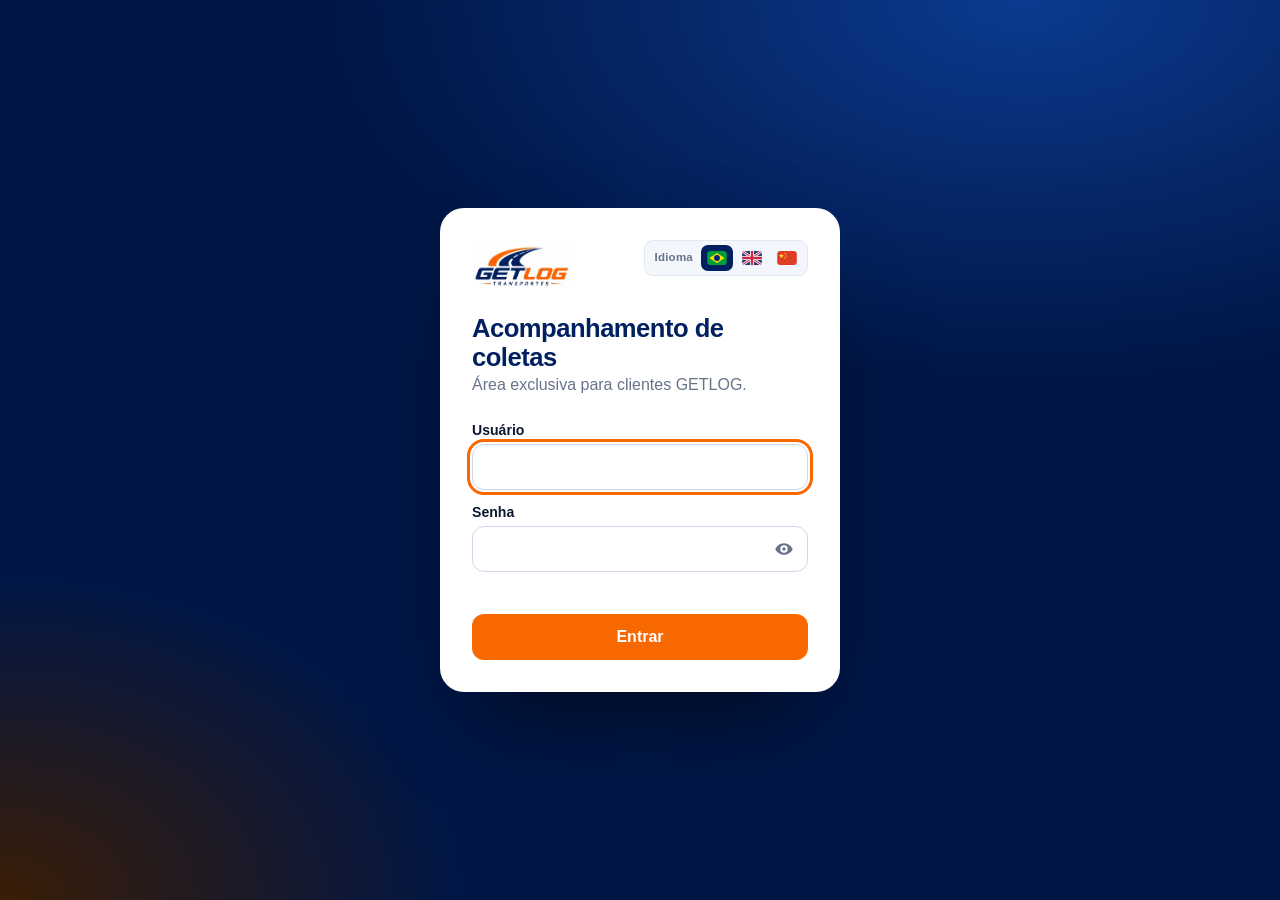
<file: cliente/index.html>
<!doctype html>
<html lang="pt-BR">
<head>
<meta charset="utf-8">
<meta http-equiv="Content-Security-Policy" content="default-src 'self'; upgrade-insecure-requests; script-src 'self' 'unsafe-inline'; style-src 'self' 'unsafe-inline' https://fonts.googleapis.com; font-src 'self' https://fonts.gstatic.com; img-src 'self' data: blob: https://tile.openstreetmap.org https://*.tile.openstreetmap.org https://*.googleusercontent.com; connect-src 'self' https://*.workers.dev https://script.google.com https://script.googleusercontent.com https://api.github.com https://nominatim.openstreetmap.org https://cep.awesomeapi.com.br; media-src 'self' blob:; frame-src 'self'; worker-src 'self' blob:; object-src 'none'; base-uri 'self'; form-action 'self'">
<meta name="referrer" content="no-referrer">
<meta name="viewport" content="width=device-width, initial-scale=1, viewport-fit=cover">
<title>Acompanhamento de coletas | GETLOG</title>
<meta name="robots" content="noindex">
<meta name="theme-color" content="#001645">
<link rel="icon" href="/favicon.svg" type="image/svg+xml">
<link rel="preconnect" href="https://fonts.googleapis.com"><link rel="preconnect" href="https://nominatim.openstreetmap.org"><link rel="preconnect" href="https://cep.awesomeapi.com.br">
<link rel="preconnect" href="https://fonts.gstatic.com" crossorigin>
<link rel="stylesheet" href="https://fonts.googleapis.com/css2?family=Archivo:wght@700;800&amp;family=Inter:wght@400;500;600;700&amp;display=swap" media="print" onload="this.media='all'">
<link rel="stylesheet" href="/assets/vendor/leaflet/leaflet.css">
<link rel="stylesheet" href="/cliente/cliente.css?v=56">
</head>
<body>
<script>try{if(JSON.parse(sessionStorage.getItem('getlog_sessao')||'null'))document.write('<style>#login{display:none!important}</style>')}catch(e){}</script>
<section id="login" class="lg">
<div class="lg-card"><div id="lgl"></div>
<img src="/assets/logo-getlog.webp" alt="GETLOG Transportes" width="120" height="48" class="lg-logo">
<h1>Acompanhamento de coletas</h1>
<p>Área exclusiva para clientes GETLOG.</p>
<form id="f" novalidate>
<label for="u">Usuário</label><input id="u" autocomplete="username" autocapitalize="none" spellcheck="false" required>
<label for="p">Senha</label><div class="pw"><input id="p" type="password" autocomplete="current-password" required><button type="button" id="eye" class="eye" aria-label="Mostrar senha"><svg viewBox="0 0 24 24" width="20" height="20" aria-hidden="true"><path d="M12 5C6.5 5 2.7 9.1 1.5 12c1.2 2.9 5 7 10.5 7s9.3-4.1 10.5-7C21.3 9.1 17.5 5 12 5zm0 11.5a4.5 4.5 0 1 1 0-9 4.5 4.5 0 0 1 0 9zm0-2.5a2 2 0 1 0 0-4 2 2 0 0 0 0 4z" fill="currentColor"/></svg></button></div>
<div id="m" class="m" role="status" aria-live="polite"></div>
<button id="go">Entrar</button>
</form>
</div>
</section>
<div id="app" hidden></div>
<script src="/assets/tema.js?v=3"></script>
<script src="/cliente/i18n.js?v=10"></script>
<script src="/assets/vendor/leaflet/leaflet.js" defer></script>
<script src="/portal/core.js?v=8" defer></script>
<script>document.getElementById('lgl').innerHTML=window.GL_LANG?GL_LANG.btn('lg-lang'):''</script>
<script src="/cliente/cliente.js?v=66" defer></script>
</body>
</html>
</file>
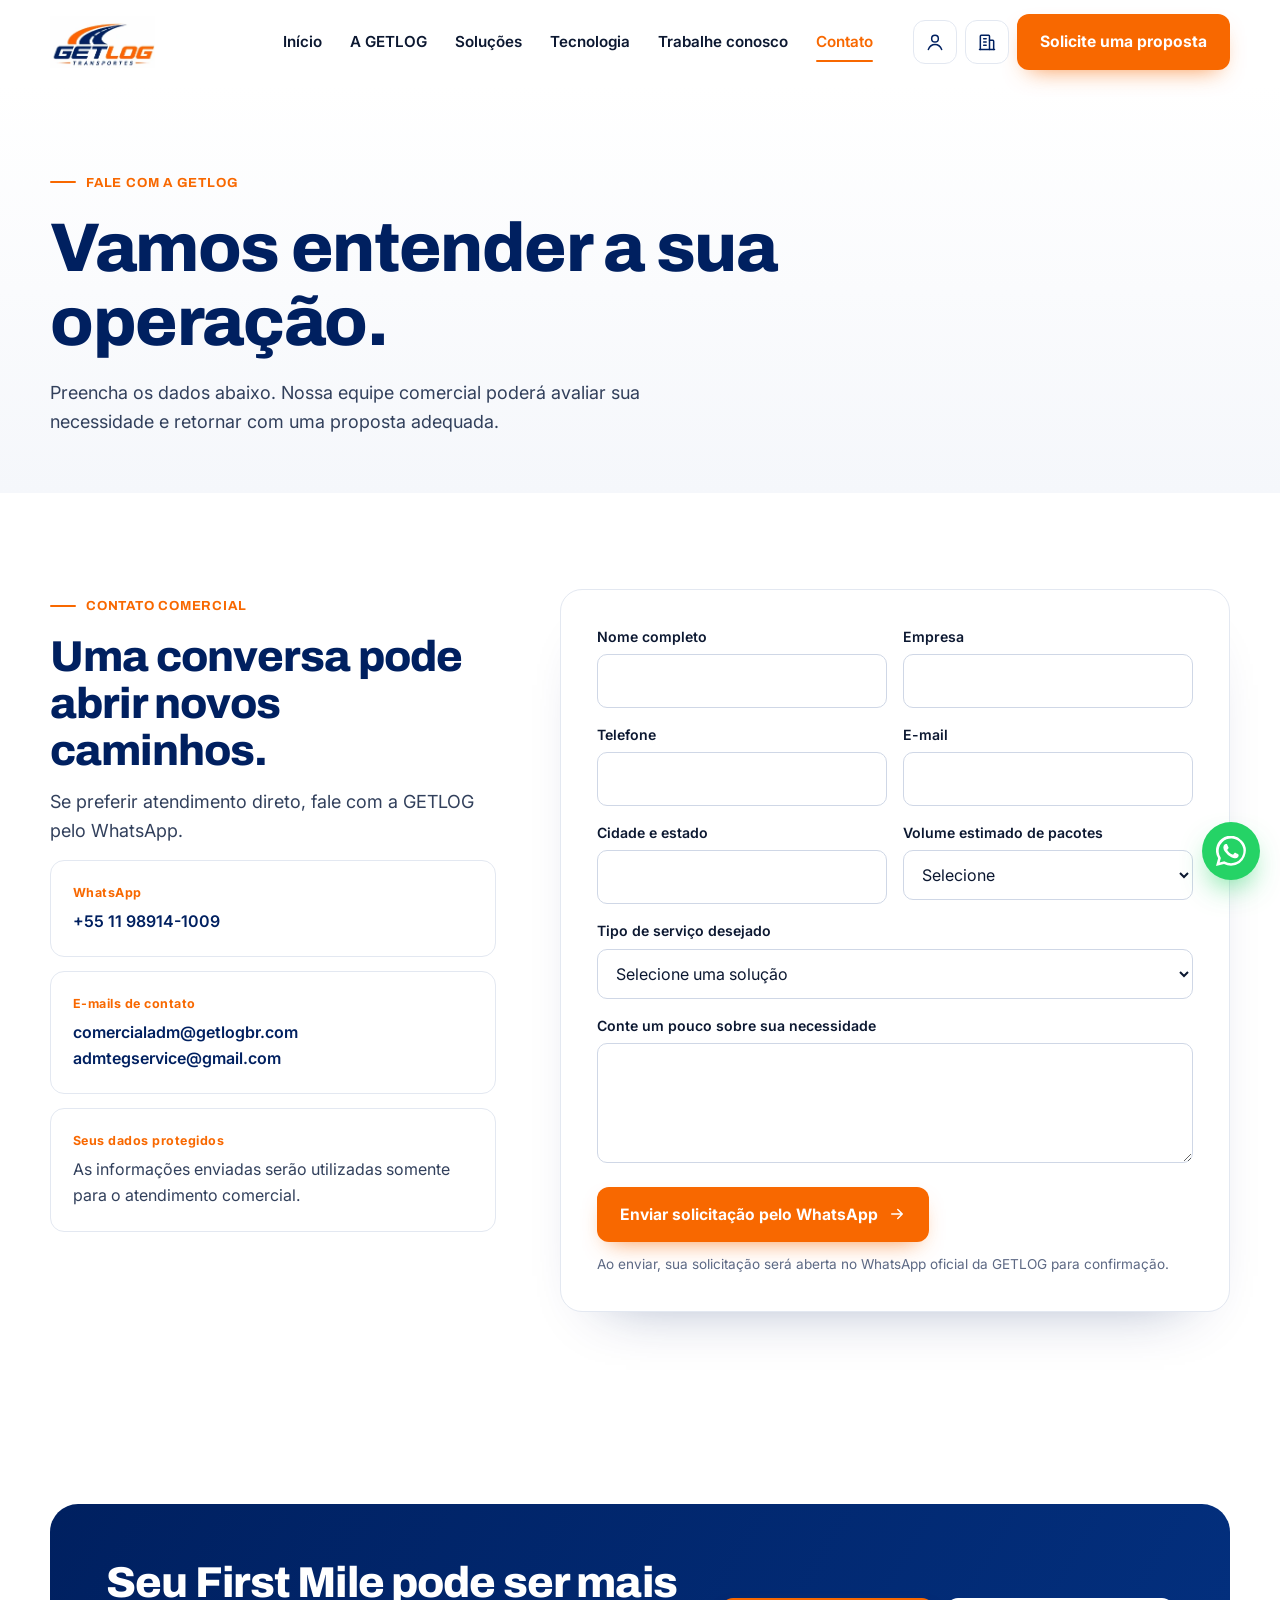
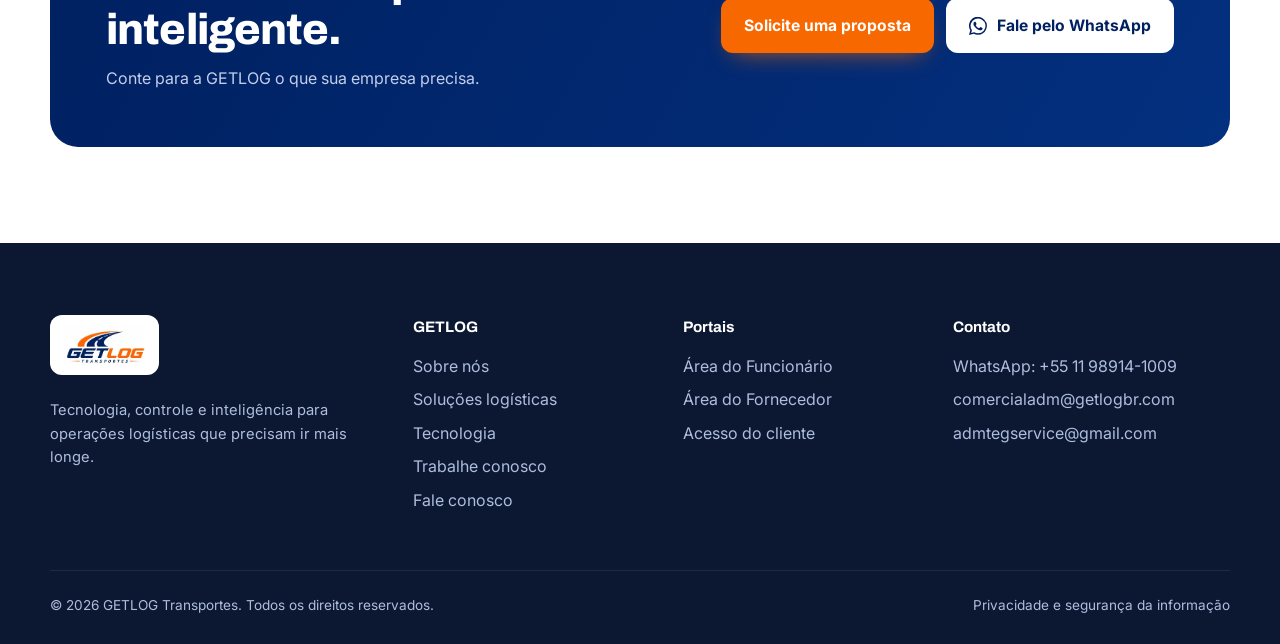
<file: contato/index.html>
<!doctype html>
<html lang="pt-BR">
<head>
<meta charset="utf-8">
<meta name="referrer" content="strict-origin-when-cross-origin">
<meta name="viewport" content="width=device-width, initial-scale=1, viewport-fit=cover">
<title>Contato | GETLOG Transportes</title>
<meta name="description" content="Fale com a equipe comercial da GETLOG.">
<meta name="theme-color" content="#002060">
<link rel="icon" href="/favicon.svg" type="image/svg+xml">
<link rel="preload" href="/assets/logo-getlog.webp" as="image">
<link rel="preconnect" href="https://fonts.googleapis.com">
<link rel="preconnect" href="https://fonts.gstatic.com" crossorigin>
<link rel="stylesheet" href="https://fonts.googleapis.com/css2?family=Archivo:wght@700;800&amp;family=Inter:wght@400;500;600;700&amp;display=swap" media="print" onload="this.media='all'">
<link rel="stylesheet" href="/assets/site.css?v=5">
<meta property="og:title" content="Contato | GETLOG Transportes">
<meta property="og:description" content="Fale com a equipe comercial da GETLOG.">
<meta property="og:image" content="/assets/logo-getlog.webp">
</head>
<body>
<a class="skip" href="#conteudo">Pular para o conteúdo</a>
<header class="site-header">
<div class="wrap nav">
<a class="brand" href="/" aria-label="GETLOG Transportes, página inicial"><img src="/assets/logo-getlog.webp" alt="GETLOG Transportes" width="128" height="52"></a>
<ul class="menu" id="menu">
<li><a href="/">Início</a></li><li><a href="/sobre/">A GETLOG</a></li><li><a href="/servicos/">Soluções</a></li><li><a href="/tecnologia/">Tecnologia</a></li><li><a href="/trabalhe-conosco/">Trabalhe conosco</a></li><li><a href="/contato/" aria-current=page>Contato</a></li>
</ul>
<div class="nav-actions">
<a class="icon-btn" href="/portal/" aria-label="Área do Funcionário"><svg viewBox="0 0 24 24" fill="none" stroke="currentColor" stroke-width="1.8" stroke-linecap="round" stroke-linejoin="round" aria-hidden="true"><circle cx="12" cy="8" r="4"/><path d="M4 21c1.6-4 4.5-6 8-6s6.4 2 8 6"/></svg><span class="tip">Área do Funcionário</span></a>
<a class="icon-btn" href="/cliente/" aria-label="Área do Cliente"><svg viewBox="0 0 24 24" fill="none" stroke="currentColor" stroke-width="1.8" stroke-linecap="round" stroke-linejoin="round" aria-hidden="true"><path d="M4 21V5a1 1 0 0 1 1-1h9a1 1 0 0 1 1 1v16"/><path d="M15 10h4a1 1 0 0 1 1 1v10"/><path d="M8 8h3M8 12h3M8 16h3M3 21h18"/></svg><span class="tip">Área do Cliente</span></a>
<a class="btn btn-primary" href="/contato/">Solicite uma proposta</a>
</div>
<button class="menu-toggle" aria-controls="menu" aria-expanded="false" aria-label="Abrir menu"><span></span></button>
</div>
</header>
<main id="conteudo">
<section class="page-hero"><div class="wrap"><div class="kicker">FALE COM A GETLOG</div><h1 style="max-width:18ch">Vamos entender a sua operação.</h1><p class="lead">Preencha os dados abaixo. Nossa equipe comercial poderá avaliar sua necessidade e retornar com uma proposta adequada.</p></div></section><section class="section"><div class="wrap split" style="align-items:start;grid-template-columns:.8fr 1.2fr">
<div class="contact-side"><div><div class="kicker">CONTATO COMERCIAL</div><h2>Uma conversa pode abrir novos caminhos.</h2><p class="lead" style="margin-top:14px">Se preferir atendimento direto, fale com a GETLOG pelo WhatsApp.</p></div>
<div class="contact-item"><small>WhatsApp</small><a href="https://wa.me/5511989141009?text=Ol%C3%A1%21%20Conheci%20a%20GETLOG%20pelo%20site%20e%20gostaria%20de%20conversar%20sobre%20uma%20solu%C3%A7%C3%A3o%20de%20First%20Mile%20para%20minha%20opera%C3%A7%C3%A3o." target="_blank" rel="noopener">+55 11 98914-1009</a></div>
<div class="contact-item"><small>E-mails de contato</small><a href="mailto:comercialadm@getlogbr.com">comercialadm@getlogbr.com</a><a href="mailto:admtegservice@gmail.com">admtegservice@gmail.com</a></div>
<div class="contact-item"><small>Seus dados protegidos</small><p style="color:var(--slate)">As informações enviadas serão utilizadas somente para o atendimento comercial.</p></div></div>
<div class="form-card"><form class="form" data-wa="Solicitação de proposta - site GETLOG">
<div class="field"><label for="c-nome">Nome completo</label><input id="c-nome" name="nome" required autocomplete="name"></div>
<div class="field"><label for="c-emp">Empresa</label><input id="c-emp" name="empresa" required autocomplete="organization"></div>
<div class="field"><label for="c-tel">Telefone</label><input id="c-tel" name="telefone" type="tel" required autocomplete="tel"></div>
<div class="field"><label for="c-mail">E-mail</label><input id="c-mail" name="email" type="email" required autocomplete="email"></div>
<div class="field"><label for="c-cid">Cidade e estado</label><input id="c-cid" name="cidade" required></div>
<div class="field"><label for="c-vol">Volume estimado de pacotes</label><select id="c-vol" name="volume" required><option value="">Selecione</option><option>Até 1.000</option><option>De 1.001 a 10.000</option><option>De 10.001 a 100.000</option><option>Acima de 100.000</option></select></div>
<div class="field full"><label for="c-serv">Tipo de serviço desejado</label><select id="c-serv" name="servico" required><option value="">Selecione uma solução</option><option>First Mile</option><option>Gestão de coletas</option><option>Operação de pacotes</option><option>Solução personalizada</option><option>Outro</option></select></div>
<div class="field full"><label for="c-msg">Conte um pouco sobre sua necessidade</label><textarea id="c-msg" name="mensagem"></textarea></div>
<div class="full"><button class="btn btn-primary" type="submit">Enviar solicitação pelo WhatsApp <svg viewBox="0 0 24 24" fill="none" stroke="currentColor" stroke-width="2" stroke-linecap="round" stroke-linejoin="round" aria-hidden="true"><path d="M5 12h14M13 6l6 6-6 6"/></svg></button><p class="form-note">Ao enviar, sua solicitação será aberta no WhatsApp oficial da GETLOG para confirmação.</p></div>
</form></div>
</div></section><section class="section"><div class="wrap"><div class="cta"><div><h2>Seu First Mile pode ser mais inteligente.</h2><p>Conte para a GETLOG o que sua empresa precisa.</p></div><div class="actions" style="margin-top:0"><a class="btn btn-primary" href="/contato/">Solicite uma proposta</a><a class="btn btn-light" href="https://wa.me/5511989141009?text=Ol%C3%A1%21%20Conheci%20a%20GETLOG%20pelo%20site%20e%20gostaria%20de%20conversar%20sobre%20uma%20solu%C3%A7%C3%A3o%20de%20First%20Mile%20para%20minha%20opera%C3%A7%C3%A3o." target="_blank" rel="noopener"><svg viewBox="0 0 24 24" fill="currentColor" aria-hidden="true"><path d="M17.5 14.4c-.3-.1-1.8-.9-2-1s-.5-.1-.7.1-.8 1-1 1.2-.4.2-.7.1a8 8 0 0 1-2.4-1.5 9 9 0 0 1-1.6-2c-.2-.3 0-.5.1-.6l.5-.6.3-.5v-.5l-1-2.2c-.2-.6-.5-.5-.7-.5h-.6a1.1 1.1 0 0 0-.8.4 3.4 3.4 0 0 0-1 2.5 5.9 5.9 0 0 0 1.2 3.1 13.5 13.5 0 0 0 5.2 4.6c.7.3 1.3.5 1.7.6a4.2 4.2 0 0 0 1.9.1 3.1 3.1 0 0 0 2-1.4 2.5 2.5 0 0 0 .2-1.4c-.1-.1-.3-.2-.6-.3M12 21.8a9.9 9.9 0 0 1-5-1.4l-.4-.2-3.7 1 1-3.6-.2-.4A9.9 9.9 0 1 1 12 21.8m8.4-18.3A11.8 11.8 0 0 0 1.7 17.7L0 24l6.4-1.7a11.8 11.8 0 0 0 5.6 1.4 11.9 11.9 0 0 0 8.4-20.2"/></svg>Fale pelo WhatsApp</a></div></div></div></section></main>
<footer class="site-footer">
<div class="wrap">
<div class="foot-grid">
<div>
<span class="logo-chip"><img src="/assets/logo-getlog.webp" alt="GETLOG Transportes" width="98" height="40" loading="lazy"></span>
<p>Tecnologia, controle e inteligência para operações logísticas que precisam ir mais longe.</p>
</div>
<div><h4>GETLOG</h4><ul><li><a href="/sobre/">Sobre nós</a></li><li><a href="/servicos/">Soluções logísticas</a></li><li><a href="/tecnologia/">Tecnologia</a></li><li><a href="/trabalhe-conosco/">Trabalhe conosco</a></li><li><a href="/contato/">Fale conosco</a></li></ul></div>
<div><h4>Portais</h4><ul><li><a href="/portal/">Área do Funcionário</a></li><li><a href="/fornecedor/">Área do Fornecedor</a></li><li><a href="/cliente/">Acesso do cliente</a></li></ul></div>
<div><h4>Contato</h4><ul><li><a href="https://wa.me/5511989141009?text=Ol%C3%A1%21%20Conheci%20a%20GETLOG%20pelo%20site%20e%20gostaria%20de%20conversar%20sobre%20uma%20solu%C3%A7%C3%A3o%20de%20First%20Mile%20para%20minha%20opera%C3%A7%C3%A3o." target="_blank" rel="noopener">WhatsApp: +55 11 98914-1009</a></li><li><a href="mailto:comercialadm@getlogbr.com">comercialadm@getlogbr.com</a></li><li><a href="mailto:admtegservice@gmail.com">admtegservice@gmail.com</a></li></ul></div>
</div>
<div class="foot-bottom"><span>© <span id="ano">2026</span> GETLOG Transportes. Todos os direitos reservados.</span><span>Privacidade e segurança da informação</span></div>
</div>
</footer>
<a class="wa-float" href="https://wa.me/5511989141009?text=Ol%C3%A1%21%20Conheci%20a%20GETLOG%20pelo%20site%20e%20gostaria%20de%20conversar%20sobre%20uma%20solu%C3%A7%C3%A3o%20de%20First%20Mile%20para%20minha%20opera%C3%A7%C3%A3o." target="_blank" rel="noopener" aria-label="Falar pelo WhatsApp"><svg viewBox="0 0 24 24" fill="currentColor" aria-hidden="true"><path d="M17.5 14.4c-.3-.1-1.8-.9-2-1s-.5-.1-.7.1-.8 1-1 1.2-.4.2-.7.1a8 8 0 0 1-2.4-1.5 9 9 0 0 1-1.6-2c-.2-.3 0-.5.1-.6l.5-.6.3-.5v-.5l-1-2.2c-.2-.6-.5-.5-.7-.5h-.6a1.1 1.1 0 0 0-.8.4 3.4 3.4 0 0 0-1 2.5 5.9 5.9 0 0 0 1.2 3.1 13.5 13.5 0 0 0 5.2 4.6c.7.3 1.3.5 1.7.6a4.2 4.2 0 0 0 1.9.1 3.1 3.1 0 0 0 2-1.4 2.5 2.5 0 0 0 .2-1.4c-.1-.1-.3-.2-.6-.3M12 21.8a9.9 9.9 0 0 1-5-1.4l-.4-.2-3.7 1 1-3.6-.2-.4A9.9 9.9 0 1 1 12 21.8m8.4-18.3A11.8 11.8 0 0 0 1.7 17.7L0 24l6.4-1.7a11.8 11.8 0 0 0 5.6 1.4 11.9 11.9 0 0 0 8.4-20.2"/></svg></a>
<script src="/assets/site.js?v=6" defer></script>
</body>
</html>
</file>
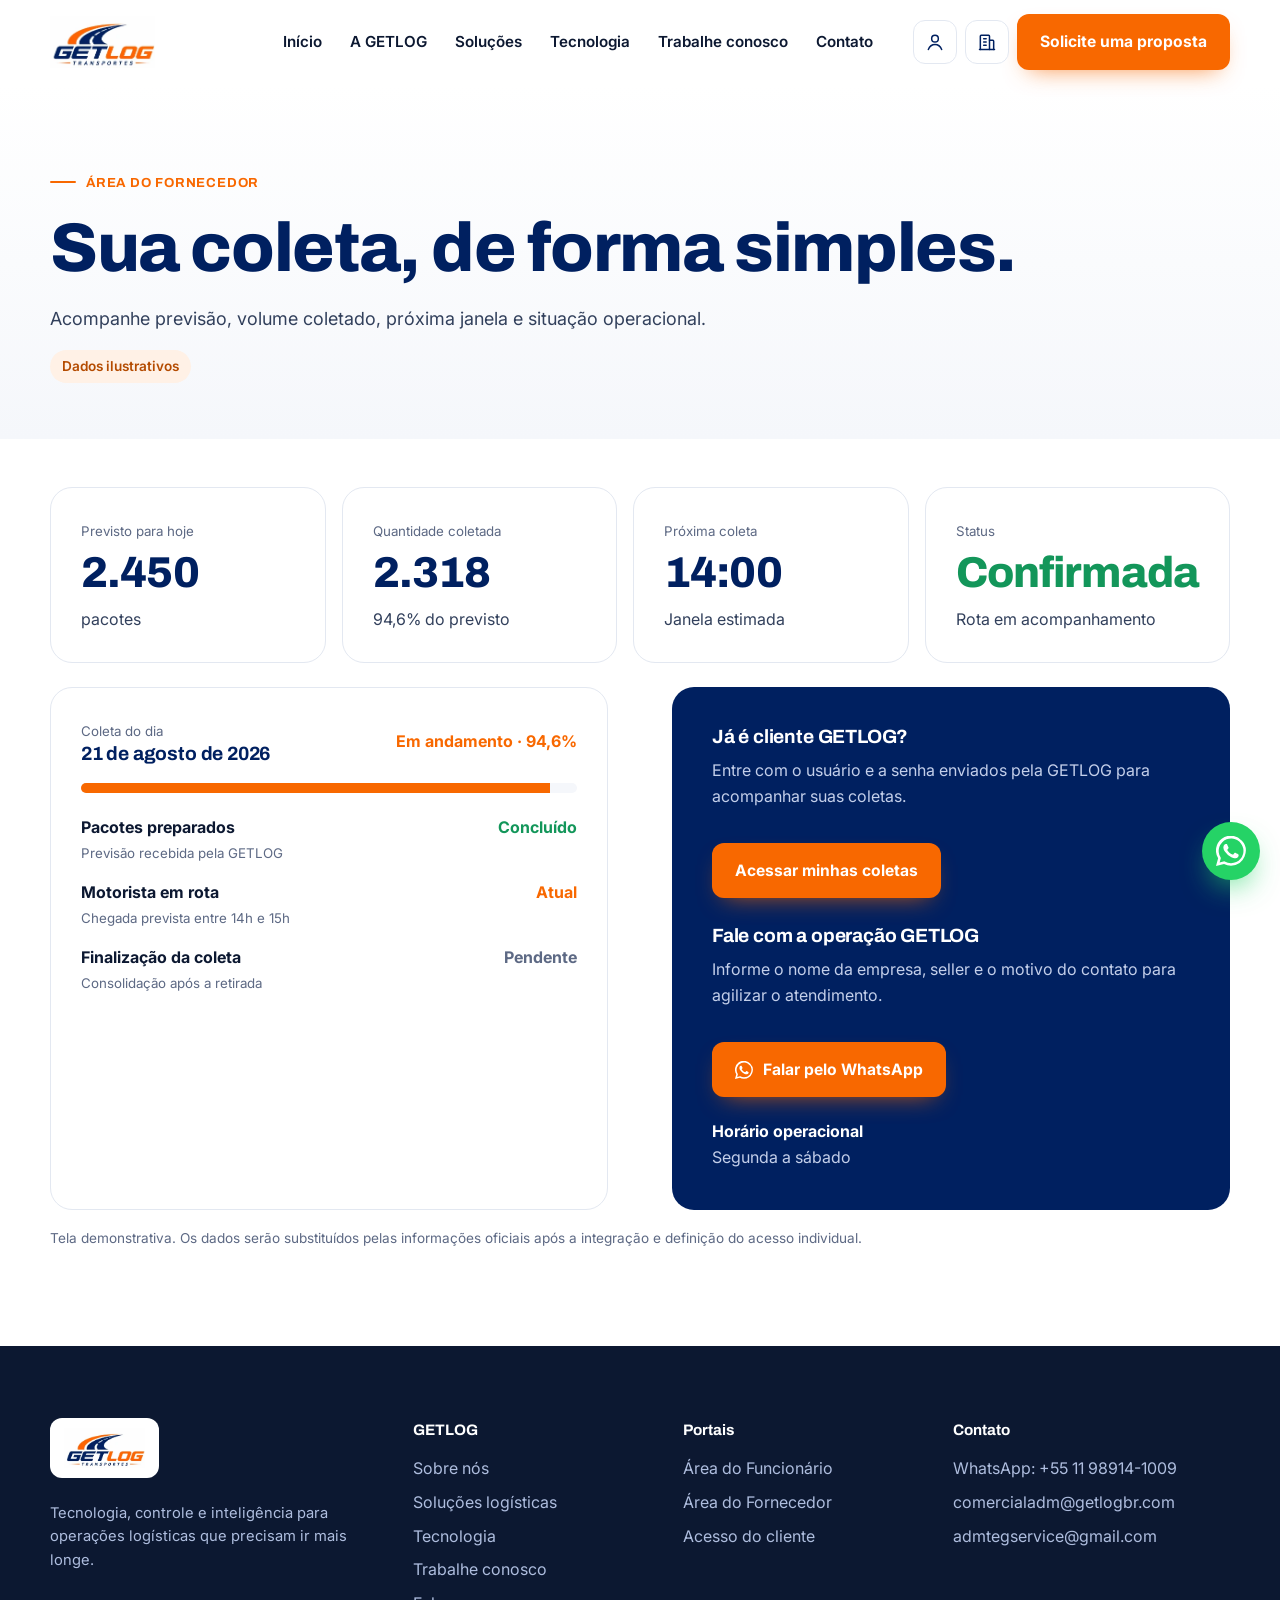
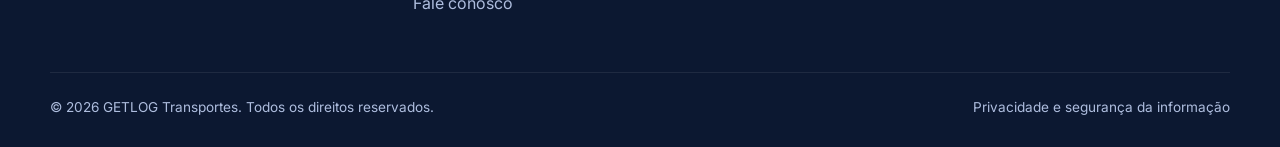
<file: fornecedor/index.html>
<!doctype html>
<html lang="pt-BR">
<head>
<meta charset="utf-8">
<meta name="referrer" content="strict-origin-when-cross-origin">
<meta name="viewport" content="width=device-width, initial-scale=1, viewport-fit=cover">
<title>Área do Fornecedor | GETLOG Transportes</title>
<meta name="description" content="Acompanhe previsão, volume coletado, próxima janela e situação operacional.">
<meta name="theme-color" content="#002060">
<link rel="icon" href="/favicon.svg" type="image/svg+xml">
<link rel="preload" href="/assets/logo-getlog.webp" as="image">
<link rel="preconnect" href="https://fonts.googleapis.com">
<link rel="preconnect" href="https://fonts.gstatic.com" crossorigin>
<link rel="stylesheet" href="https://fonts.googleapis.com/css2?family=Archivo:wght@700;800&amp;family=Inter:wght@400;500;600;700&amp;display=swap" media="print" onload="this.media='all'">
<link rel="stylesheet" href="/assets/site.css?v=5">
<meta property="og:title" content="Área do Fornecedor | GETLOG Transportes">
<meta property="og:description" content="Acompanhe previsão, volume coletado, próxima janela e situação operacional.">
<meta property="og:image" content="/assets/logo-getlog.webp">
</head>
<body>
<a class="skip" href="#conteudo">Pular para o conteúdo</a>
<header class="site-header">
<div class="wrap nav">
<a class="brand" href="/" aria-label="GETLOG Transportes, página inicial"><img src="/assets/logo-getlog.webp" alt="GETLOG Transportes" width="128" height="52"></a>
<ul class="menu" id="menu">
<li><a href="/">Início</a></li><li><a href="/sobre/">A GETLOG</a></li><li><a href="/servicos/">Soluções</a></li><li><a href="/tecnologia/">Tecnologia</a></li><li><a href="/trabalhe-conosco/">Trabalhe conosco</a></li><li><a href="/contato/">Contato</a></li>
</ul>
<div class="nav-actions">
<a class="icon-btn" href="/portal/" aria-label="Área do Funcionário"><svg viewBox="0 0 24 24" fill="none" stroke="currentColor" stroke-width="1.8" stroke-linecap="round" stroke-linejoin="round" aria-hidden="true"><circle cx="12" cy="8" r="4"/><path d="M4 21c1.6-4 4.5-6 8-6s6.4 2 8 6"/></svg><span class="tip">Área do Funcionário</span></a>
<a class="icon-btn" href="/cliente/" aria-label="Área do Cliente"><svg viewBox="0 0 24 24" fill="none" stroke="currentColor" stroke-width="1.8" stroke-linecap="round" stroke-linejoin="round" aria-hidden="true"><path d="M4 21V5a1 1 0 0 1 1-1h9a1 1 0 0 1 1 1v16"/><path d="M15 10h4a1 1 0 0 1 1 1v10"/><path d="M8 8h3M8 12h3M8 16h3M3 21h18"/></svg><span class="tip">Área do Cliente</span></a>
<a class="btn btn-primary" href="/contato/">Solicite uma proposta</a>
</div>
<button class="menu-toggle" aria-controls="menu" aria-expanded="false" aria-label="Abrir menu"><span></span></button>
</div>
</header>
<main id="conteudo">

<section class="page-hero"><div class="wrap"><div class="kicker">ÁREA DO FORNECEDOR</div><h1>Sua coleta, de forma simples.</h1><p class="lead">Acompanhe previsão, volume coletado, próxima janela e situação operacional.</p><p class="form-note" style="margin-top:16px;display:inline-block;padding:6px 12px;border-radius:999px;background:#fff1e6;color:#b44b00;font-weight:600">Dados ilustrativos</p></div></section>
<section class="section" style="padding-top:48px"><div class="wrap">
<div class="cards kpis">
<div class="card"><small style="color:var(--muted)">Previsto para hoje</small><h2 style="margin-top:6px">2.450</h2><p>pacotes</p></div>
<div class="card"><small style="color:var(--muted)">Quantidade coletada</small><h2 style="margin-top:6px">2.318</h2><p>94,6% do previsto</p></div>
<div class="card"><small style="color:var(--muted)">Próxima coleta</small><h2 style="margin-top:6px">14:00</h2><p>Janela estimada</p></div>
<div class="card"><small style="color:var(--muted)">Status</small><h2 style="margin-top:6px;color:#13965a">Confirmada</h2><p>Rota em acompanhamento</p></div>
</div>
<div class="split" style="margin-top:24px;align-items:stretch">
<div class="card"><div style="display:flex;justify-content:space-between;align-items:center"><div><small style="color:var(--muted)">Coleta do dia</small><h3>21 de agosto de 2026</h3></div><b style="color:var(--orange)">Em andamento · 94,6%</b></div>
<div style="height:10px;border-radius:99px;background:var(--soft);margin:18px 0 22px;overflow:hidden"><div style="width:94.6%;height:100%;background:var(--orange)"></div></div>
<ol style="list-style:none;padding:0;margin:0;display:grid;gap:14px">
<li style="display:flex;justify-content:space-between;gap:12px"><span><b>Pacotes preparados</b><br><small style="color:var(--muted)">Previsão recebida pela GETLOG</small></span><b style="color:#13965a">Concluído</b></li>
<li style="display:flex;justify-content:space-between;gap:12px"><span><b>Motorista em rota</b><br><small style="color:var(--muted)">Chegada prevista entre 14h e 15h</small></span><b style="color:var(--orange)">Atual</b></li>
<li style="display:flex;justify-content:space-between;gap:12px"><span><b>Finalização da coleta</b><br><small style="color:var(--muted)">Consolidação após a retirada</small></span><b style="color:var(--muted)">Pendente</b></li>
</ol></div>
<div class="panel-dark"><h3>Já é cliente GETLOG?</h3><p style="margin-top:10px">Entre com o usuário e a senha enviados pela GETLOG para acompanhar suas coletas.</p><div class="actions"><a class="btn btn-primary" href="/cliente/">Acessar minhas coletas</a></div><h3 style="margin-top:28px">Fale com a operação GETLOG</h3><p style="margin-top:10px">Informe o nome da empresa, seller e o motivo do contato para agilizar o atendimento.</p><div class="actions"><a class="btn btn-primary" href="https://wa.me/5511989141009?text=Ol%C3%A1%21%20Conheci%20a%20GETLOG%20pelo%20site%20e%20gostaria%20de%20conversar%20sobre%20uma%20solu%C3%A7%C3%A3o%20de%20First%20Mile%20para%20minha%20opera%C3%A7%C3%A3o." target="_blank" rel="noopener"><svg viewBox="0 0 24 24" fill="currentColor" aria-hidden="true"><path d="M17.5 14.4c-.3-.1-1.8-.9-2-1s-.5-.1-.7.1-.8 1-1 1.2-.4.2-.7.1a8 8 0 0 1-2.4-1.5 9 9 0 0 1-1.6-2c-.2-.3 0-.5.1-.6l.5-.6.3-.5v-.5l-1-2.2c-.2-.6-.5-.5-.7-.5h-.6a1.1 1.1 0 0 0-.8.4 3.4 3.4 0 0 0-1 2.5 5.9 5.9 0 0 0 1.2 3.1 13.5 13.5 0 0 0 5.2 4.6c.7.3 1.3.5 1.7.6a4.2 4.2 0 0 0 1.9.1 3.1 3.1 0 0 0 2-1.4 2.5 2.5 0 0 0 .2-1.4c-.1-.1-.3-.2-.6-.3M12 21.8a9.9 9.9 0 0 1-5-1.4l-.4-.2-3.7 1 1-3.6-.2-.4A9.9 9.9 0 1 1 12 21.8m8.4-18.3A11.8 11.8 0 0 0 1.7 17.7L0 24l6.4-1.7a11.8 11.8 0 0 0 5.6 1.4 11.9 11.9 0 0 0 8.4-20.2"/></svg>Falar pelo WhatsApp</a></div><p style="margin-top:22px"><b style="color:#fff">Horário operacional</b><br>Segunda a sábado</p></div>
</div>
<p class="note">Tela demonstrativa. Os dados serão substituídos pelas informações oficiais após a integração e definição do acesso individual.</p>
</div></section>
</main>
<footer class="site-footer">
<div class="wrap">
<div class="foot-grid">
<div>
<span class="logo-chip"><img src="/assets/logo-getlog.webp" alt="GETLOG Transportes" width="98" height="40" loading="lazy"></span>
<p>Tecnologia, controle e inteligência para operações logísticas que precisam ir mais longe.</p>
</div>
<div><h4>GETLOG</h4><ul><li><a href="/sobre/">Sobre nós</a></li><li><a href="/servicos/">Soluções logísticas</a></li><li><a href="/tecnologia/">Tecnologia</a></li><li><a href="/trabalhe-conosco/">Trabalhe conosco</a></li><li><a href="/contato/">Fale conosco</a></li></ul></div>
<div><h4>Portais</h4><ul><li><a href="/portal/">Área do Funcionário</a></li><li><a href="/fornecedor/">Área do Fornecedor</a></li><li><a href="/cliente/">Acesso do cliente</a></li></ul></div>
<div><h4>Contato</h4><ul><li><a href="https://wa.me/5511989141009?text=Ol%C3%A1%21%20Conheci%20a%20GETLOG%20pelo%20site%20e%20gostaria%20de%20conversar%20sobre%20uma%20solu%C3%A7%C3%A3o%20de%20First%20Mile%20para%20minha%20opera%C3%A7%C3%A3o." target="_blank" rel="noopener">WhatsApp: +55 11 98914-1009</a></li><li><a href="mailto:comercialadm@getlogbr.com">comercialadm@getlogbr.com</a></li><li><a href="mailto:admtegservice@gmail.com">admtegservice@gmail.com</a></li></ul></div>
</div>
<div class="foot-bottom"><span>© <span id="ano">2026</span> GETLOG Transportes. Todos os direitos reservados.</span><span>Privacidade e segurança da informação</span></div>
</div>
</footer>
<a class="wa-float" href="https://wa.me/5511989141009?text=Ol%C3%A1%21%20Conheci%20a%20GETLOG%20pelo%20site%20e%20gostaria%20de%20conversar%20sobre%20uma%20solu%C3%A7%C3%A3o%20de%20First%20Mile%20para%20minha%20opera%C3%A7%C3%A3o." target="_blank" rel="noopener" aria-label="Falar pelo WhatsApp"><svg viewBox="0 0 24 24" fill="currentColor" aria-hidden="true"><path d="M17.5 14.4c-.3-.1-1.8-.9-2-1s-.5-.1-.7.1-.8 1-1 1.2-.4.2-.7.1a8 8 0 0 1-2.4-1.5 9 9 0 0 1-1.6-2c-.2-.3 0-.5.1-.6l.5-.6.3-.5v-.5l-1-2.2c-.2-.6-.5-.5-.7-.5h-.6a1.1 1.1 0 0 0-.8.4 3.4 3.4 0 0 0-1 2.5 5.9 5.9 0 0 0 1.2 3.1 13.5 13.5 0 0 0 5.2 4.6c.7.3 1.3.5 1.7.6a4.2 4.2 0 0 0 1.9.1 3.1 3.1 0 0 0 2-1.4 2.5 2.5 0 0 0 .2-1.4c-.1-.1-.3-.2-.6-.3M12 21.8a9.9 9.9 0 0 1-5-1.4l-.4-.2-3.7 1 1-3.6-.2-.4A9.9 9.9 0 1 1 12 21.8m8.4-18.3A11.8 11.8 0 0 0 1.7 17.7L0 24l6.4-1.7a11.8 11.8 0 0 0 5.6 1.4 11.9 11.9 0 0 0 8.4-20.2"/></svg></a>
<script src="/assets/site.js?v=6" defer></script>
</body>
</html>
</file>
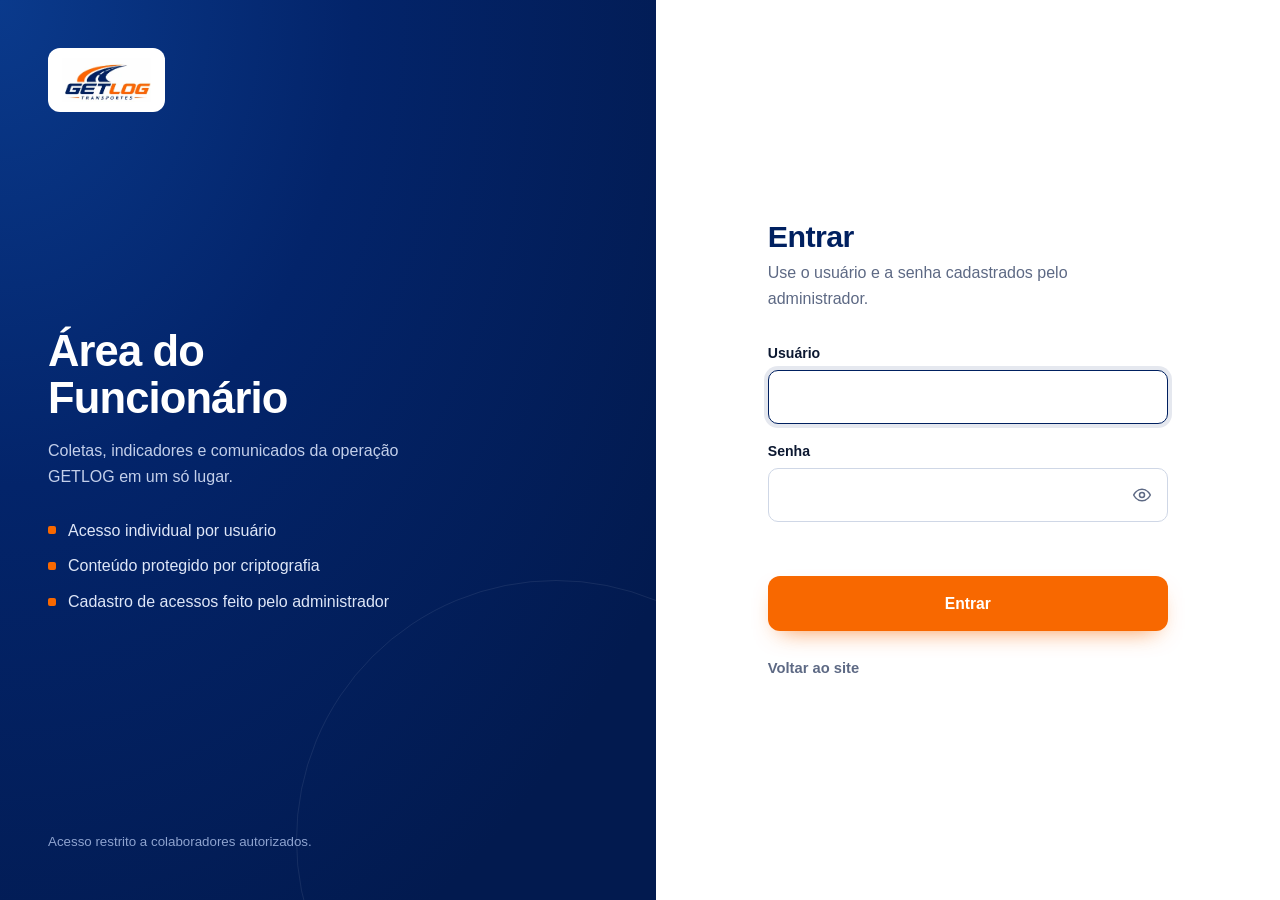
<file: portal/index.html>
<!doctype html>
<html lang="pt-BR">
<head>
<meta charset="utf-8">
<meta http-equiv="Content-Security-Policy" content="default-src 'self'; script-src 'self' 'unsafe-inline'; style-src 'self' 'unsafe-inline' https://fonts.googleapis.com; font-src 'self' https://fonts.gstatic.com; img-src 'self' data: blob: https://*.tile.openstreetmap.org https://*.googleusercontent.com; connect-src 'self' https://*.workers.dev https://script.google.com https://script.googleusercontent.com https://api.github.com https://nominatim.openstreetmap.org; media-src 'self' blob:; frame-src 'self'; worker-src 'self' blob:; object-src 'none'; base-uri 'self'; form-action 'self'">
<meta name="referrer" content="no-referrer">
<meta name="viewport" content="width=device-width, initial-scale=1, viewport-fit=cover">
<title>Área do Funcionário | GETLOG Transportes</title>
<meta name="robots" content="noindex">
<meta name="theme-color" content="#002060">
<script>try{var o=JSON.parse(localStorage.getItem('getlog_sessao')||sessionStorage.getItem('getlog_sessao'));if(o&&o.k&&o.exp>Date.now())document.documentElement.className+=' sess'}catch(e){}</script>
<style>html.sess #login{display:none}#boot{display:none}html.sess #boot{display:flex;min-height:100vh;align-items:center;justify-content:center;font:600 15px system-ui,sans-serif;color:#002060}</style>
<link rel="icon" href="/favicon.svg" type="image/svg+xml">
<link rel="preconnect" href="https://script.google.com">
<link rel="preconnect" href="https://script.googleusercontent.com">
<link rel="preconnect" href="https://fonts.googleapis.com">
<link rel="preconnect" href="https://fonts.gstatic.com" crossorigin>
<link rel="stylesheet" href="https://fonts.googleapis.com/css2?family=Archivo:wght@700;800&amp;family=Inter:wght@400;500;600;700&amp;display=swap" media="print" onload="this.media='all'">
<link rel="stylesheet" href="/assets/site.css?v=5">
<link rel="stylesheet" href="/assets/portal.css?v=25">
<script src="/assets/tema.js?v=3"></script>
</head>
<body class="portal">
<section class="login-wrap" id="login">
<div class="login-side">
<a class="logo-chip" href="/"><img src="/assets/logo-getlog.webp" alt="GETLOG Transportes" width="108" height="44"></a>
<div>
<h1>Área do Funcionário</h1>
<p>Coletas, indicadores e comunicados da operação GETLOG em um só lugar.</p>
<ul><li>Acesso individual por usuário</li><li>Conteúdo protegido por criptografia</li><li>Cadastro de acessos feito pelo administrador</li></ul>
</div>
<small>Acesso restrito a colaboradores autorizados.</small>
</div>
<div class="login-main">
<div class="login-box">
<h2>Entrar</h2>
<p>Use o usuário e a senha cadastrados pelo administrador.</p>
<form class="login-form" id="loginForm" novalidate>
<div class="field"><label for="u">Usuário</label><input id="u" name="u" autocomplete="username" autocapitalize="none" spellcheck="false" required></div>
<div class="field"><label for="p">Senha</label><div class="pw"><input id="p" name="p" type="password" autocomplete="current-password" required><button type="button" id="eye" aria-label="Mostrar senha"><svg viewBox="0 0 24 24" fill="none" stroke="currentColor" stroke-width="1.8" stroke-linecap="round" stroke-linejoin="round"><path d="M2 12s3.6-7 10-7 10 7 10 7-3.6 7-10 7S2 12 2 12z"/><circle cx="12" cy="12" r="3"/></svg></button></div></div>
<div class="msg" id="msg" role="status" aria-live="polite"></div>
<button class="btn btn-primary" type="submit" id="go">Entrar</button>
</form>
<a class="back" href="/">Voltar ao site</a>
</div>
</div>
</section>
<div id="boot">Carregando…</div>
<div id="app" hidden></div>
<script src="/assets/demo.js?v=5" defer></script>
<script src="/portal/core.js?v=8" defer></script>
<script src="/portal/drive-api.js?v=17" defer></script>
<script src="/portal/portal.js?v=136" defer></script>
<script src="/portal/lembrete.js?v=1" defer></script>
</body>
</html>
</file>
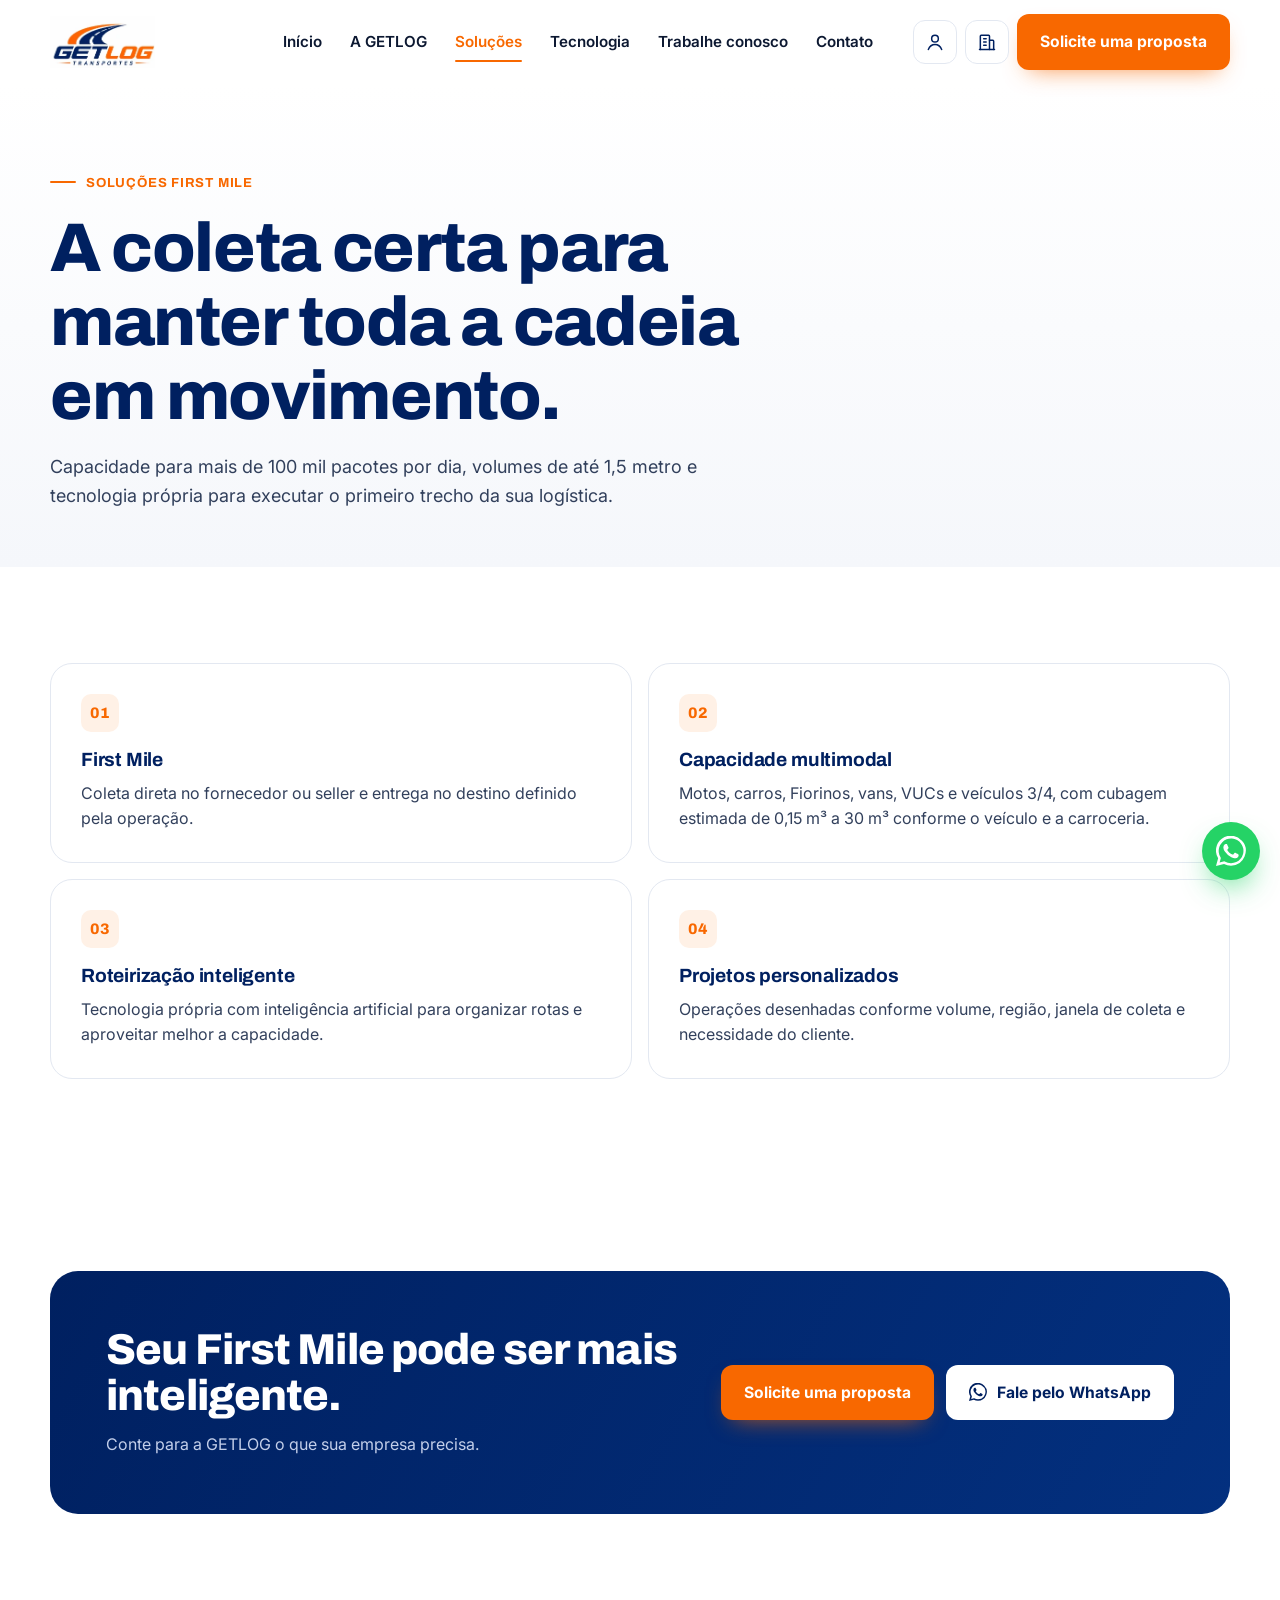
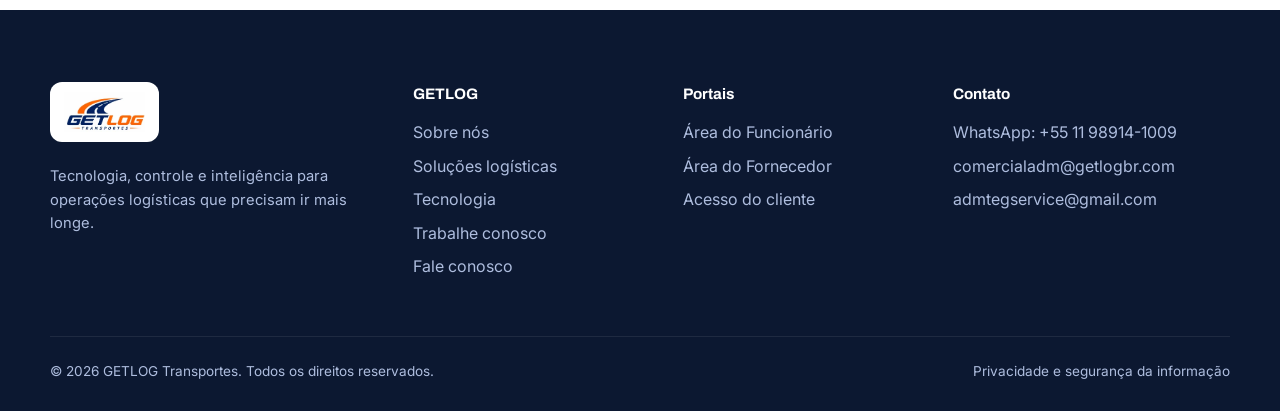
<file: servicos/index.html>
<!doctype html>
<html lang="pt-BR">
<head>
<meta charset="utf-8">
<meta name="referrer" content="strict-origin-when-cross-origin">
<meta name="viewport" content="width=device-width, initial-scale=1, viewport-fit=cover">
<title>Soluções | GETLOG Transportes</title>
<meta name="description" content="Soluções First Mile com capacidade para mais de 100 mil pacotes por dia.">
<meta name="theme-color" content="#002060">
<link rel="icon" href="/favicon.svg" type="image/svg+xml">
<link rel="preload" href="/assets/logo-getlog.webp" as="image">
<link rel="preconnect" href="https://fonts.googleapis.com">
<link rel="preconnect" href="https://fonts.gstatic.com" crossorigin>
<link rel="stylesheet" href="https://fonts.googleapis.com/css2?family=Archivo:wght@700;800&amp;family=Inter:wght@400;500;600;700&amp;display=swap" media="print" onload="this.media='all'">
<link rel="stylesheet" href="/assets/site.css?v=5">
<meta property="og:title" content="Soluções | GETLOG Transportes">
<meta property="og:description" content="Soluções First Mile com capacidade para mais de 100 mil pacotes por dia.">
<meta property="og:image" content="/assets/logo-getlog.webp">
</head>
<body>
<a class="skip" href="#conteudo">Pular para o conteúdo</a>
<header class="site-header">
<div class="wrap nav">
<a class="brand" href="/" aria-label="GETLOG Transportes, página inicial"><img src="/assets/logo-getlog.webp" alt="GETLOG Transportes" width="128" height="52"></a>
<ul class="menu" id="menu">
<li><a href="/">Início</a></li><li><a href="/sobre/">A GETLOG</a></li><li><a href="/servicos/" aria-current=page>Soluções</a></li><li><a href="/tecnologia/">Tecnologia</a></li><li><a href="/trabalhe-conosco/">Trabalhe conosco</a></li><li><a href="/contato/">Contato</a></li>
</ul>
<div class="nav-actions">
<a class="icon-btn" href="/portal/" aria-label="Área do Funcionário"><svg viewBox="0 0 24 24" fill="none" stroke="currentColor" stroke-width="1.8" stroke-linecap="round" stroke-linejoin="round" aria-hidden="true"><circle cx="12" cy="8" r="4"/><path d="M4 21c1.6-4 4.5-6 8-6s6.4 2 8 6"/></svg><span class="tip">Área do Funcionário</span></a>
<a class="icon-btn" href="/cliente/" aria-label="Área do Cliente"><svg viewBox="0 0 24 24" fill="none" stroke="currentColor" stroke-width="1.8" stroke-linecap="round" stroke-linejoin="round" aria-hidden="true"><path d="M4 21V5a1 1 0 0 1 1-1h9a1 1 0 0 1 1 1v16"/><path d="M15 10h4a1 1 0 0 1 1 1v10"/><path d="M8 8h3M8 12h3M8 16h3M3 21h18"/></svg><span class="tip">Área do Cliente</span></a>
<a class="btn btn-primary" href="/contato/">Solicite uma proposta</a>
</div>
<button class="menu-toggle" aria-controls="menu" aria-expanded="false" aria-label="Abrir menu"><span></span></button>
</div>
</header>
<main id="conteudo">
<section class="page-hero"><div class="wrap"><div class="kicker">SOLUÇÕES FIRST MILE</div><h1 style="max-width:18ch">A coleta certa para manter toda a cadeia em movimento.</h1><p class="lead">Capacidade para mais de 100 mil pacotes por dia, volumes de até 1,5 metro e tecnologia própria para executar o primeiro trecho da sua logística.</p></div></section><section class="section"><div class="wrap"><div class="cards "><article class="card"><span class="n">01</span><h3>First Mile</h3><p>Coleta direta no fornecedor ou seller e entrega no destino definido pela operação.</p></article><article class="card"><span class="n">02</span><h3>Capacidade multimodal</h3><p>Motos, carros, Fiorinos, vans, VUCs e veículos 3/4, com cubagem estimada de 0,15 m³ a 30 m³ conforme o veículo e a carroceria.</p></article><article class="card"><span class="n">03</span><h3>Roteirização inteligente</h3><p>Tecnologia própria com inteligência artificial para organizar rotas e aproveitar melhor a capacidade.</p></article><article class="card"><span class="n">04</span><h3>Projetos personalizados</h3><p>Operações desenhadas conforme volume, região, janela de coleta e necessidade do cliente.</p></article></div></div></section><section class="section"><div class="wrap"><div class="cta"><div><h2>Seu First Mile pode ser mais inteligente.</h2><p>Conte para a GETLOG o que sua empresa precisa.</p></div><div class="actions" style="margin-top:0"><a class="btn btn-primary" href="/contato/">Solicite uma proposta</a><a class="btn btn-light" href="https://wa.me/5511989141009?text=Ol%C3%A1%21%20Conheci%20a%20GETLOG%20pelo%20site%20e%20gostaria%20de%20conversar%20sobre%20uma%20solu%C3%A7%C3%A3o%20de%20First%20Mile%20para%20minha%20opera%C3%A7%C3%A3o." target="_blank" rel="noopener"><svg viewBox="0 0 24 24" fill="currentColor" aria-hidden="true"><path d="M17.5 14.4c-.3-.1-1.8-.9-2-1s-.5-.1-.7.1-.8 1-1 1.2-.4.2-.7.1a8 8 0 0 1-2.4-1.5 9 9 0 0 1-1.6-2c-.2-.3 0-.5.1-.6l.5-.6.3-.5v-.5l-1-2.2c-.2-.6-.5-.5-.7-.5h-.6a1.1 1.1 0 0 0-.8.4 3.4 3.4 0 0 0-1 2.5 5.9 5.9 0 0 0 1.2 3.1 13.5 13.5 0 0 0 5.2 4.6c.7.3 1.3.5 1.7.6a4.2 4.2 0 0 0 1.9.1 3.1 3.1 0 0 0 2-1.4 2.5 2.5 0 0 0 .2-1.4c-.1-.1-.3-.2-.6-.3M12 21.8a9.9 9.9 0 0 1-5-1.4l-.4-.2-3.7 1 1-3.6-.2-.4A9.9 9.9 0 1 1 12 21.8m8.4-18.3A11.8 11.8 0 0 0 1.7 17.7L0 24l6.4-1.7a11.8 11.8 0 0 0 5.6 1.4 11.9 11.9 0 0 0 8.4-20.2"/></svg>Fale pelo WhatsApp</a></div></div></div></section></main>
<footer class="site-footer">
<div class="wrap">
<div class="foot-grid">
<div>
<span class="logo-chip"><img src="/assets/logo-getlog.webp" alt="GETLOG Transportes" width="98" height="40" loading="lazy"></span>
<p>Tecnologia, controle e inteligência para operações logísticas que precisam ir mais longe.</p>
</div>
<div><h4>GETLOG</h4><ul><li><a href="/sobre/">Sobre nós</a></li><li><a href="/servicos/">Soluções logísticas</a></li><li><a href="/tecnologia/">Tecnologia</a></li><li><a href="/trabalhe-conosco/">Trabalhe conosco</a></li><li><a href="/contato/">Fale conosco</a></li></ul></div>
<div><h4>Portais</h4><ul><li><a href="/portal/">Área do Funcionário</a></li><li><a href="/fornecedor/">Área do Fornecedor</a></li><li><a href="/cliente/">Acesso do cliente</a></li></ul></div>
<div><h4>Contato</h4><ul><li><a href="https://wa.me/5511989141009?text=Ol%C3%A1%21%20Conheci%20a%20GETLOG%20pelo%20site%20e%20gostaria%20de%20conversar%20sobre%20uma%20solu%C3%A7%C3%A3o%20de%20First%20Mile%20para%20minha%20opera%C3%A7%C3%A3o." target="_blank" rel="noopener">WhatsApp: +55 11 98914-1009</a></li><li><a href="mailto:comercialadm@getlogbr.com">comercialadm@getlogbr.com</a></li><li><a href="mailto:admtegservice@gmail.com">admtegservice@gmail.com</a></li></ul></div>
</div>
<div class="foot-bottom"><span>© <span id="ano">2026</span> GETLOG Transportes. Todos os direitos reservados.</span><span>Privacidade e segurança da informação</span></div>
</div>
</footer>
<a class="wa-float" href="https://wa.me/5511989141009?text=Ol%C3%A1%21%20Conheci%20a%20GETLOG%20pelo%20site%20e%20gostaria%20de%20conversar%20sobre%20uma%20solu%C3%A7%C3%A3o%20de%20First%20Mile%20para%20minha%20opera%C3%A7%C3%A3o." target="_blank" rel="noopener" aria-label="Falar pelo WhatsApp"><svg viewBox="0 0 24 24" fill="currentColor" aria-hidden="true"><path d="M17.5 14.4c-.3-.1-1.8-.9-2-1s-.5-.1-.7.1-.8 1-1 1.2-.4.2-.7.1a8 8 0 0 1-2.4-1.5 9 9 0 0 1-1.6-2c-.2-.3 0-.5.1-.6l.5-.6.3-.5v-.5l-1-2.2c-.2-.6-.5-.5-.7-.5h-.6a1.1 1.1 0 0 0-.8.4 3.4 3.4 0 0 0-1 2.5 5.9 5.9 0 0 0 1.2 3.1 13.5 13.5 0 0 0 5.2 4.6c.7.3 1.3.5 1.7.6a4.2 4.2 0 0 0 1.9.1 3.1 3.1 0 0 0 2-1.4 2.5 2.5 0 0 0 .2-1.4c-.1-.1-.3-.2-.6-.3M12 21.8a9.9 9.9 0 0 1-5-1.4l-.4-.2-3.7 1 1-3.6-.2-.4A9.9 9.9 0 1 1 12 21.8m8.4-18.3A11.8 11.8 0 0 0 1.7 17.7L0 24l6.4-1.7a11.8 11.8 0 0 0 5.6 1.4 11.9 11.9 0 0 0 8.4-20.2"/></svg></a>
<script src="/assets/site.js?v=6" defer></script>
</body>
</html>
</file>
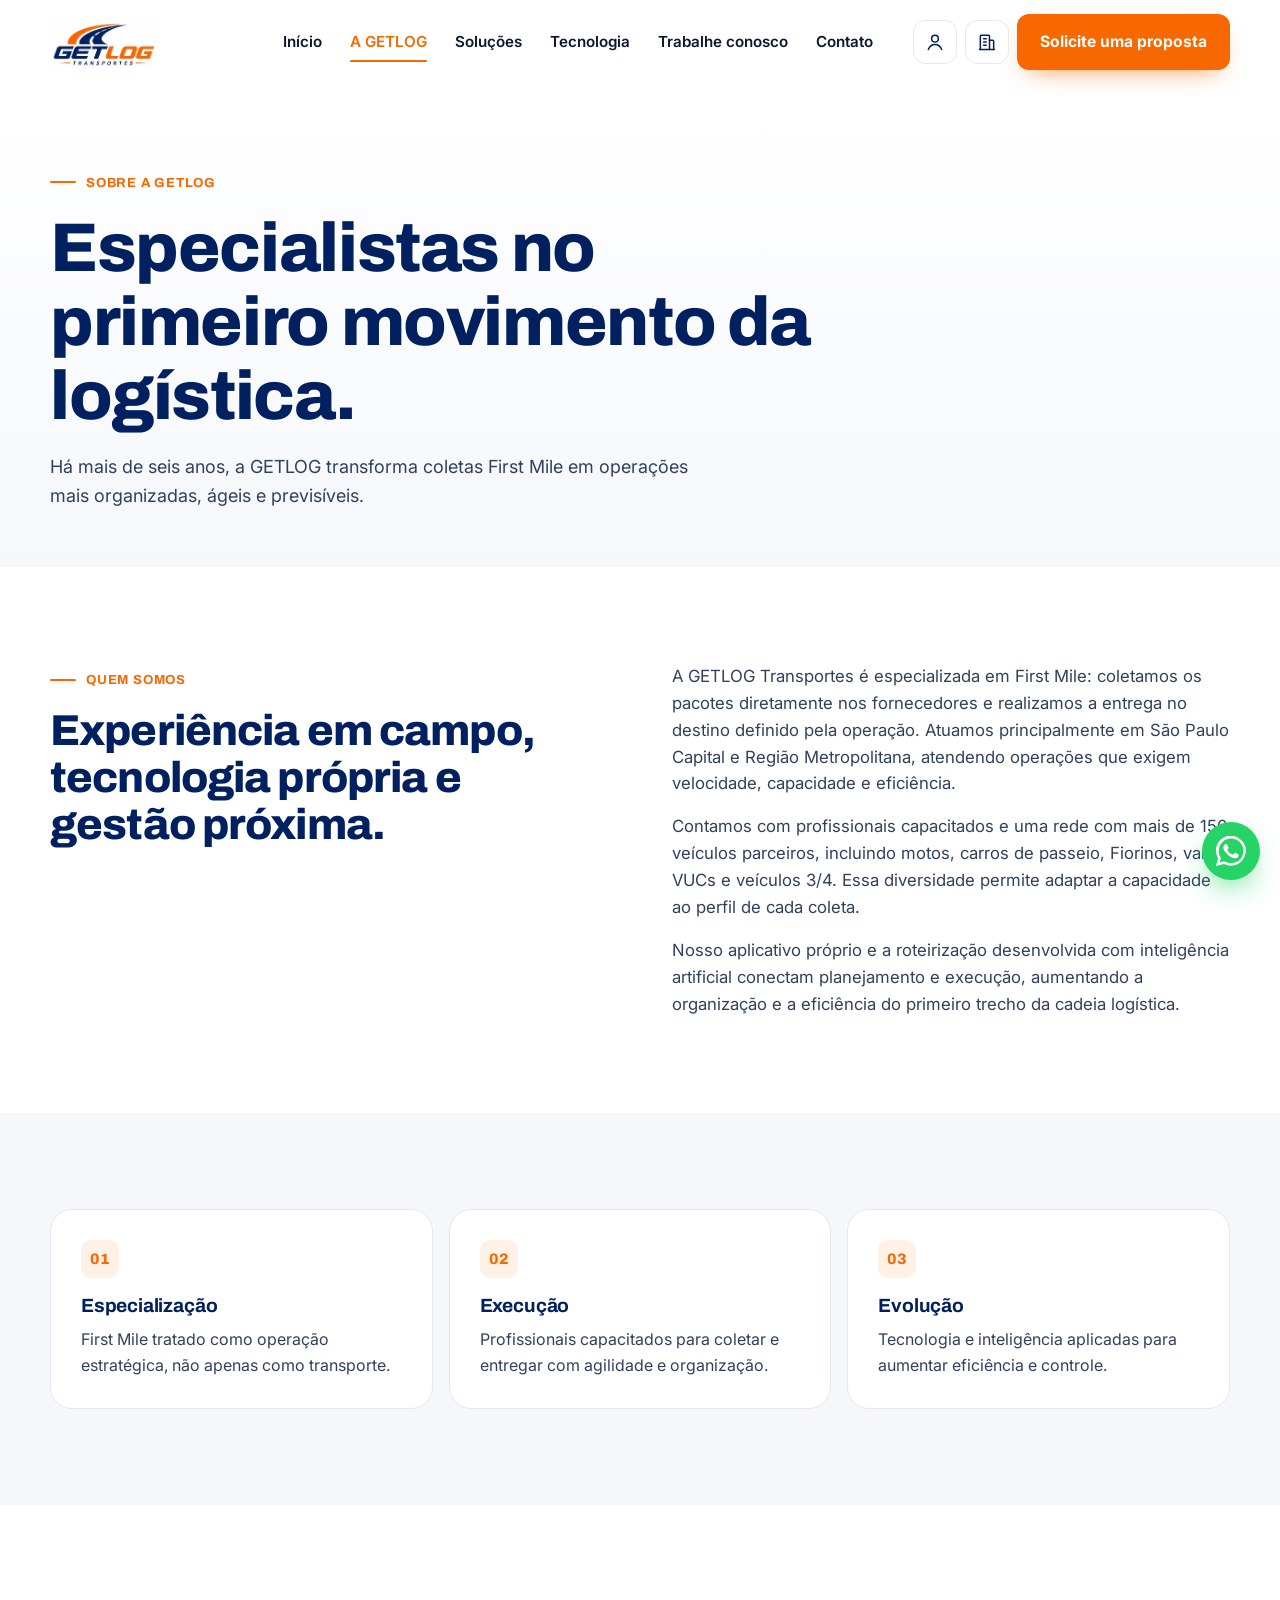
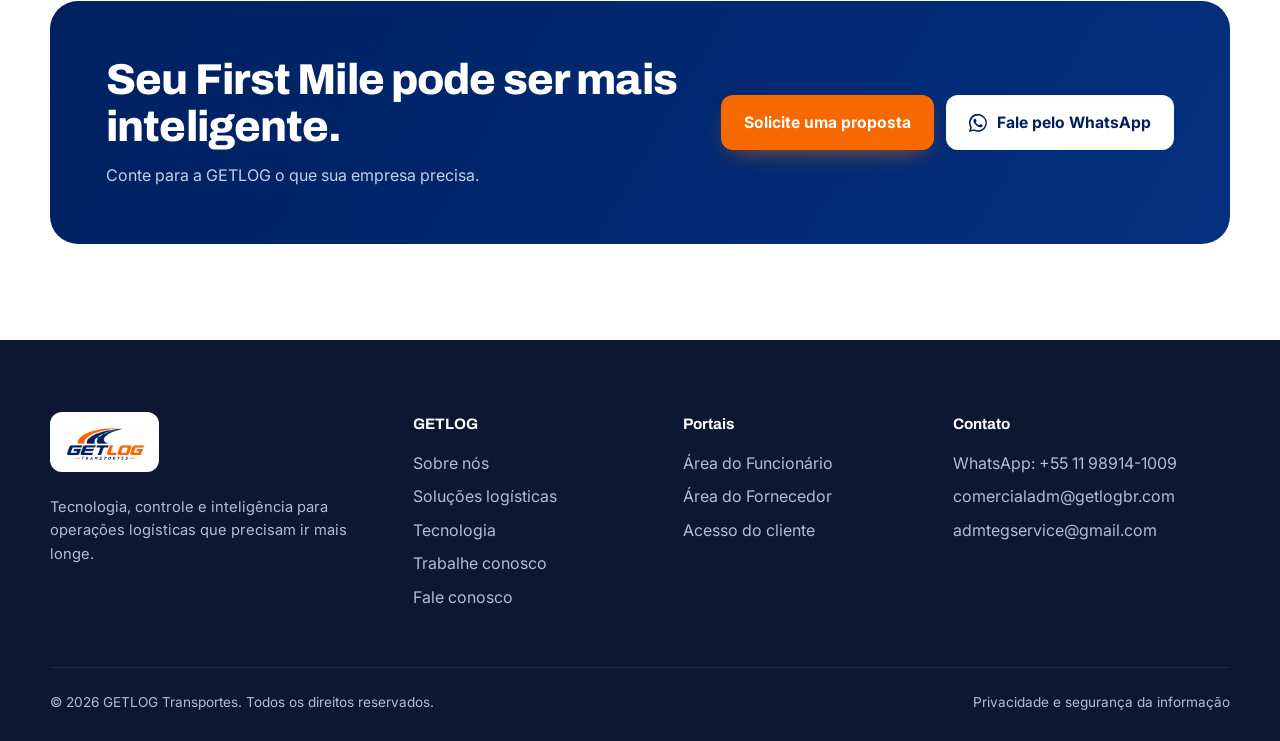
<file: sobre/index.html>
<!doctype html>
<html lang="pt-BR">
<head>
<meta charset="utf-8">
<meta name="referrer" content="strict-origin-when-cross-origin">
<meta name="viewport" content="width=device-width, initial-scale=1, viewport-fit=cover">
<title>Sobre | GETLOG Transportes</title>
<meta name="description" content="Há mais de seis anos a GETLOG transforma coletas First Mile em operações organizadas, ágeis e previsíveis.">
<meta name="theme-color" content="#002060">
<link rel="icon" href="/favicon.svg" type="image/svg+xml">
<link rel="preload" href="/assets/logo-getlog.webp" as="image">
<link rel="preconnect" href="https://fonts.googleapis.com">
<link rel="preconnect" href="https://fonts.gstatic.com" crossorigin>
<link rel="stylesheet" href="https://fonts.googleapis.com/css2?family=Archivo:wght@700;800&amp;family=Inter:wght@400;500;600;700&amp;display=swap" media="print" onload="this.media='all'">
<link rel="stylesheet" href="/assets/site.css?v=5">
<meta property="og:title" content="Sobre | GETLOG Transportes">
<meta property="og:description" content="Há mais de seis anos a GETLOG transforma coletas First Mile em operações organizadas, ágeis e previsíveis.">
<meta property="og:image" content="/assets/logo-getlog.webp">
</head>
<body>
<a class="skip" href="#conteudo">Pular para o conteúdo</a>
<header class="site-header">
<div class="wrap nav">
<a class="brand" href="/" aria-label="GETLOG Transportes, página inicial"><img src="/assets/logo-getlog.webp" alt="GETLOG Transportes" width="128" height="52"></a>
<ul class="menu" id="menu">
<li><a href="/">Início</a></li><li><a href="/sobre/" aria-current=page>A GETLOG</a></li><li><a href="/servicos/">Soluções</a></li><li><a href="/tecnologia/">Tecnologia</a></li><li><a href="/trabalhe-conosco/">Trabalhe conosco</a></li><li><a href="/contato/">Contato</a></li>
</ul>
<div class="nav-actions">
<a class="icon-btn" href="/portal/" aria-label="Área do Funcionário"><svg viewBox="0 0 24 24" fill="none" stroke="currentColor" stroke-width="1.8" stroke-linecap="round" stroke-linejoin="round" aria-hidden="true"><circle cx="12" cy="8" r="4"/><path d="M4 21c1.6-4 4.5-6 8-6s6.4 2 8 6"/></svg><span class="tip">Área do Funcionário</span></a>
<a class="icon-btn" href="/cliente/" aria-label="Área do Cliente"><svg viewBox="0 0 24 24" fill="none" stroke="currentColor" stroke-width="1.8" stroke-linecap="round" stroke-linejoin="round" aria-hidden="true"><path d="M4 21V5a1 1 0 0 1 1-1h9a1 1 0 0 1 1 1v16"/><path d="M15 10h4a1 1 0 0 1 1 1v10"/><path d="M8 8h3M8 12h3M8 16h3M3 21h18"/></svg><span class="tip">Área do Cliente</span></a>
<a class="btn btn-primary" href="/contato/">Solicite uma proposta</a>
</div>
<button class="menu-toggle" aria-controls="menu" aria-expanded="false" aria-label="Abrir menu"><span></span></button>
</div>
</header>
<main id="conteudo">
<section class="page-hero"><div class="wrap"><div class="kicker">SOBRE A GETLOG</div><h1 style="max-width:18ch">Especialistas no primeiro movimento da logística.</h1><p class="lead">Há mais de seis anos, a GETLOG transforma coletas First Mile em operações mais organizadas, ágeis e previsíveis.</p></div></section><section class="section"><div class="wrap split" style="align-items:start">
<div><div class="kicker">QUEM SOMOS</div><h2>Experiência em campo, tecnologia própria e gestão próxima.</h2></div>
<div class="prose"><p>A GETLOG Transportes é especializada em First Mile: coletamos os pacotes diretamente nos fornecedores e realizamos a entrega no destino definido pela operação. Atuamos principalmente em São Paulo Capital e Região Metropolitana, atendendo operações que exigem velocidade, capacidade e eficiência.</p><p>Contamos com profissionais capacitados e uma rede com mais de 150 veículos parceiros, incluindo motos, carros de passeio, Fiorinos, vans, VUCs e veículos 3/4. Essa diversidade permite adaptar a capacidade ao perfil de cada coleta.</p><p>Nosso aplicativo próprio e a roteirização desenvolvida com inteligência artificial conectam planejamento e execução, aumentando a organização e a eficiência do primeiro trecho da cadeia logística.</p></div>
</div></section>
<section class="section soft"><div class="wrap"><div class="cards three"><article class="card"><span class="n">01</span><h3>Especialização</h3><p>First Mile tratado como operação estratégica, não apenas como transporte.</p></article><article class="card"><span class="n">02</span><h3>Execução</h3><p>Profissionais capacitados para coletar e entregar com agilidade e organização.</p></article><article class="card"><span class="n">03</span><h3>Evolução</h3><p>Tecnologia e inteligência aplicadas para aumentar eficiência e controle.</p></article></div></div></section><section class="section"><div class="wrap"><div class="cta"><div><h2>Seu First Mile pode ser mais inteligente.</h2><p>Conte para a GETLOG o que sua empresa precisa.</p></div><div class="actions" style="margin-top:0"><a class="btn btn-primary" href="/contato/">Solicite uma proposta</a><a class="btn btn-light" href="https://wa.me/5511989141009?text=Ol%C3%A1%21%20Conheci%20a%20GETLOG%20pelo%20site%20e%20gostaria%20de%20conversar%20sobre%20uma%20solu%C3%A7%C3%A3o%20de%20First%20Mile%20para%20minha%20opera%C3%A7%C3%A3o." target="_blank" rel="noopener"><svg viewBox="0 0 24 24" fill="currentColor" aria-hidden="true"><path d="M17.5 14.4c-.3-.1-1.8-.9-2-1s-.5-.1-.7.1-.8 1-1 1.2-.4.2-.7.1a8 8 0 0 1-2.4-1.5 9 9 0 0 1-1.6-2c-.2-.3 0-.5.1-.6l.5-.6.3-.5v-.5l-1-2.2c-.2-.6-.5-.5-.7-.5h-.6a1.1 1.1 0 0 0-.8.4 3.4 3.4 0 0 0-1 2.5 5.9 5.9 0 0 0 1.2 3.1 13.5 13.5 0 0 0 5.2 4.6c.7.3 1.3.5 1.7.6a4.2 4.2 0 0 0 1.9.1 3.1 3.1 0 0 0 2-1.4 2.5 2.5 0 0 0 .2-1.4c-.1-.1-.3-.2-.6-.3M12 21.8a9.9 9.9 0 0 1-5-1.4l-.4-.2-3.7 1 1-3.6-.2-.4A9.9 9.9 0 1 1 12 21.8m8.4-18.3A11.8 11.8 0 0 0 1.7 17.7L0 24l6.4-1.7a11.8 11.8 0 0 0 5.6 1.4 11.9 11.9 0 0 0 8.4-20.2"/></svg>Fale pelo WhatsApp</a></div></div></div></section></main>
<footer class="site-footer">
<div class="wrap">
<div class="foot-grid">
<div>
<span class="logo-chip"><img src="/assets/logo-getlog.webp" alt="GETLOG Transportes" width="98" height="40" loading="lazy"></span>
<p>Tecnologia, controle e inteligência para operações logísticas que precisam ir mais longe.</p>
</div>
<div><h4>GETLOG</h4><ul><li><a href="/sobre/">Sobre nós</a></li><li><a href="/servicos/">Soluções logísticas</a></li><li><a href="/tecnologia/">Tecnologia</a></li><li><a href="/trabalhe-conosco/">Trabalhe conosco</a></li><li><a href="/contato/">Fale conosco</a></li></ul></div>
<div><h4>Portais</h4><ul><li><a href="/portal/">Área do Funcionário</a></li><li><a href="/fornecedor/">Área do Fornecedor</a></li><li><a href="/cliente/">Acesso do cliente</a></li></ul></div>
<div><h4>Contato</h4><ul><li><a href="https://wa.me/5511989141009?text=Ol%C3%A1%21%20Conheci%20a%20GETLOG%20pelo%20site%20e%20gostaria%20de%20conversar%20sobre%20uma%20solu%C3%A7%C3%A3o%20de%20First%20Mile%20para%20minha%20opera%C3%A7%C3%A3o." target="_blank" rel="noopener">WhatsApp: +55 11 98914-1009</a></li><li><a href="mailto:comercialadm@getlogbr.com">comercialadm@getlogbr.com</a></li><li><a href="mailto:admtegservice@gmail.com">admtegservice@gmail.com</a></li></ul></div>
</div>
<div class="foot-bottom"><span>© <span id="ano">2026</span> GETLOG Transportes. Todos os direitos reservados.</span><span>Privacidade e segurança da informação</span></div>
</div>
</footer>
<a class="wa-float" href="https://wa.me/5511989141009?text=Ol%C3%A1%21%20Conheci%20a%20GETLOG%20pelo%20site%20e%20gostaria%20de%20conversar%20sobre%20uma%20solu%C3%A7%C3%A3o%20de%20First%20Mile%20para%20minha%20opera%C3%A7%C3%A3o." target="_blank" rel="noopener" aria-label="Falar pelo WhatsApp"><svg viewBox="0 0 24 24" fill="currentColor" aria-hidden="true"><path d="M17.5 14.4c-.3-.1-1.8-.9-2-1s-.5-.1-.7.1-.8 1-1 1.2-.4.2-.7.1a8 8 0 0 1-2.4-1.5 9 9 0 0 1-1.6-2c-.2-.3 0-.5.1-.6l.5-.6.3-.5v-.5l-1-2.2c-.2-.6-.5-.5-.7-.5h-.6a1.1 1.1 0 0 0-.8.4 3.4 3.4 0 0 0-1 2.5 5.9 5.9 0 0 0 1.2 3.1 13.5 13.5 0 0 0 5.2 4.6c.7.3 1.3.5 1.7.6a4.2 4.2 0 0 0 1.9.1 3.1 3.1 0 0 0 2-1.4 2.5 2.5 0 0 0 .2-1.4c-.1-.1-.3-.2-.6-.3M12 21.8a9.9 9.9 0 0 1-5-1.4l-.4-.2-3.7 1 1-3.6-.2-.4A9.9 9.9 0 1 1 12 21.8m8.4-18.3A11.8 11.8 0 0 0 1.7 17.7L0 24l6.4-1.7a11.8 11.8 0 0 0 5.6 1.4 11.9 11.9 0 0 0 8.4-20.2"/></svg></a>
<script src="/assets/site.js?v=6" defer></script>
</body>
</html>
</file>
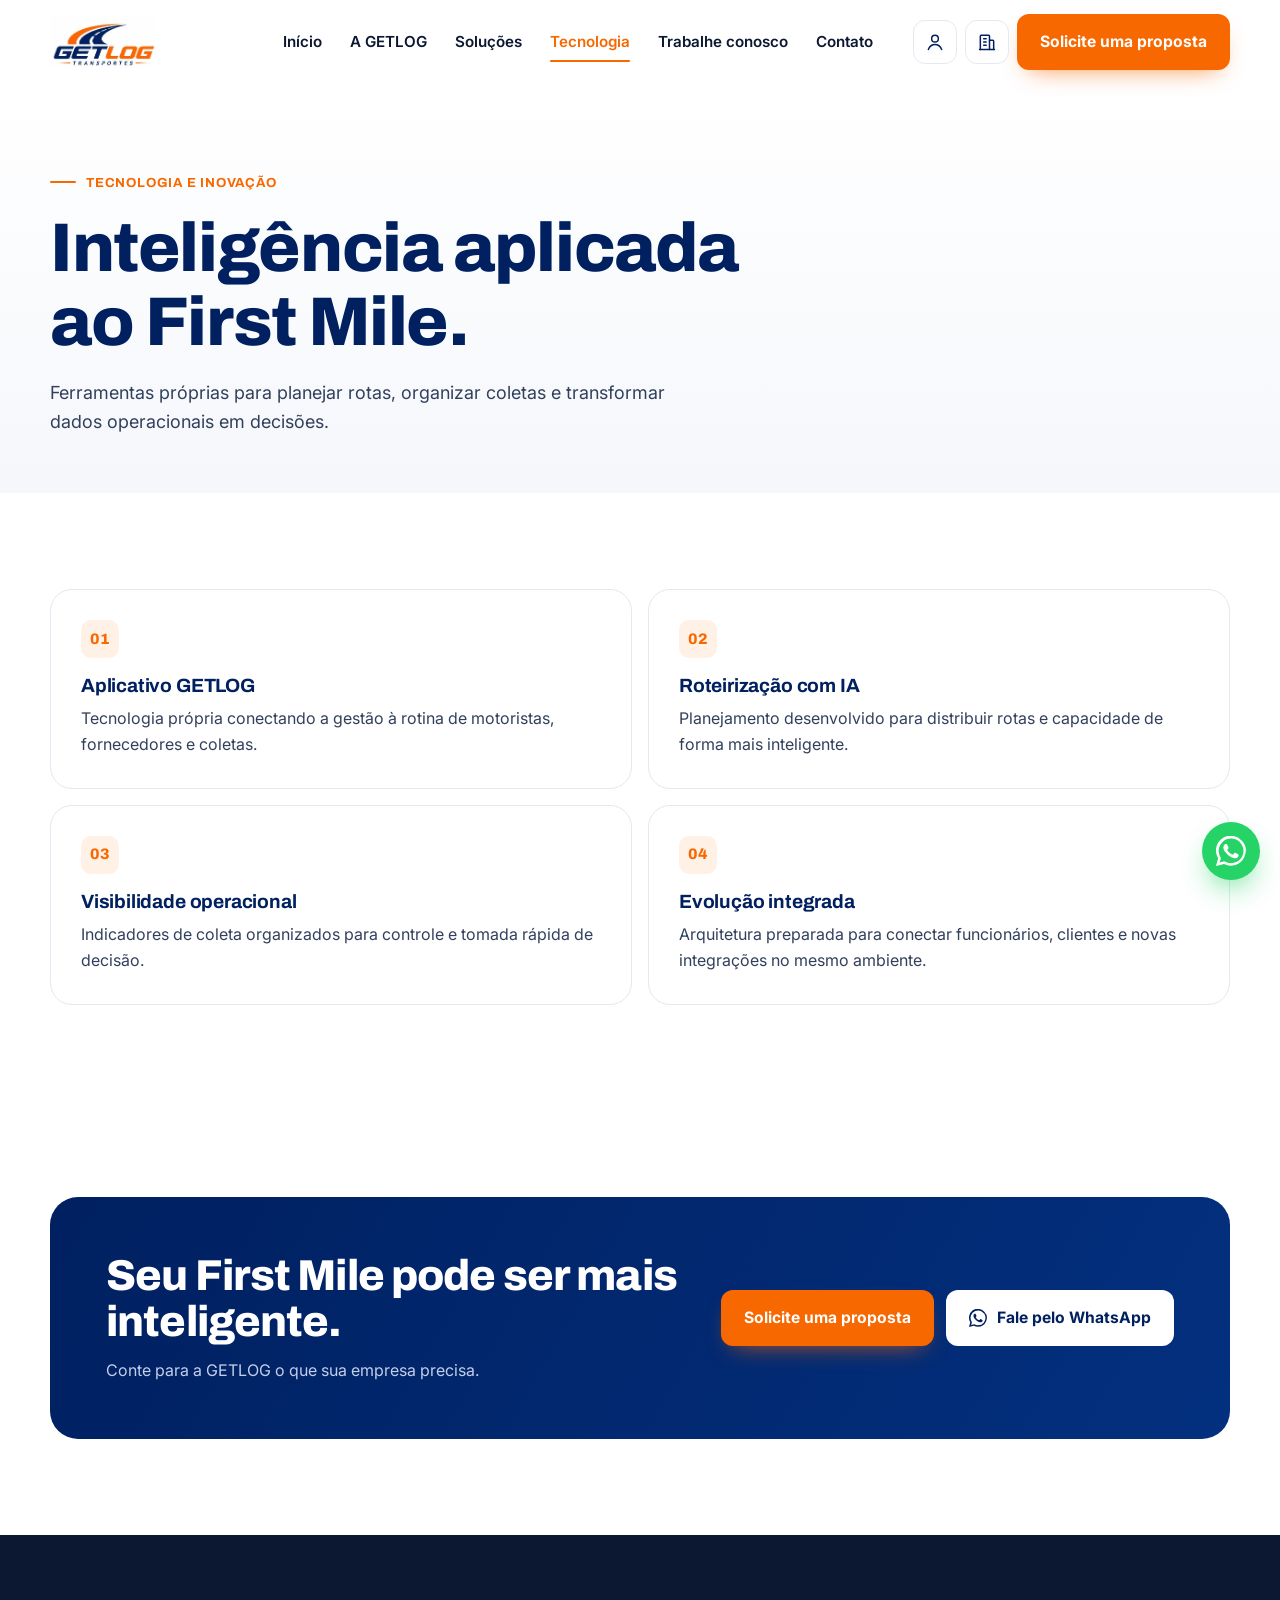
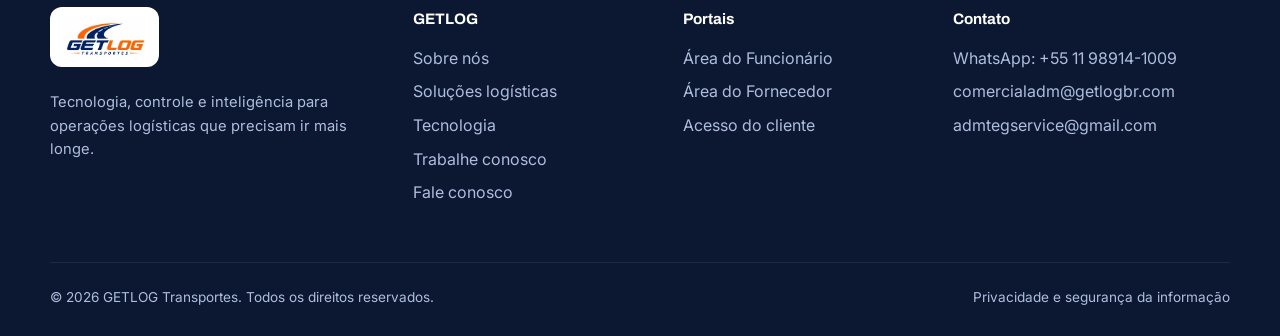
<file: tecnologia/index.html>
<!doctype html>
<html lang="pt-BR">
<head>
<meta charset="utf-8">
<meta name="referrer" content="strict-origin-when-cross-origin">
<meta name="viewport" content="width=device-width, initial-scale=1, viewport-fit=cover">
<title>Tecnologia | GETLOG Transportes</title>
<meta name="description" content="Ferramentas próprias para planejar rotas, organizar coletas e transformar dados operacionais em decisões.">
<meta name="theme-color" content="#002060">
<link rel="icon" href="/favicon.svg" type="image/svg+xml">
<link rel="preload" href="/assets/logo-getlog.webp" as="image">
<link rel="preconnect" href="https://fonts.googleapis.com">
<link rel="preconnect" href="https://fonts.gstatic.com" crossorigin>
<link rel="stylesheet" href="https://fonts.googleapis.com/css2?family=Archivo:wght@700;800&amp;family=Inter:wght@400;500;600;700&amp;display=swap" media="print" onload="this.media='all'">
<link rel="stylesheet" href="/assets/site.css?v=5">
<meta property="og:title" content="Tecnologia | GETLOG Transportes">
<meta property="og:description" content="Ferramentas próprias para planejar rotas, organizar coletas e transformar dados operacionais em decisões.">
<meta property="og:image" content="/assets/logo-getlog.webp">
</head>
<body>
<a class="skip" href="#conteudo">Pular para o conteúdo</a>
<header class="site-header">
<div class="wrap nav">
<a class="brand" href="/" aria-label="GETLOG Transportes, página inicial"><img src="/assets/logo-getlog.webp" alt="GETLOG Transportes" width="128" height="52"></a>
<ul class="menu" id="menu">
<li><a href="/">Início</a></li><li><a href="/sobre/">A GETLOG</a></li><li><a href="/servicos/">Soluções</a></li><li><a href="/tecnologia/" aria-current=page>Tecnologia</a></li><li><a href="/trabalhe-conosco/">Trabalhe conosco</a></li><li><a href="/contato/">Contato</a></li>
</ul>
<div class="nav-actions">
<a class="icon-btn" href="/portal/" aria-label="Área do Funcionário"><svg viewBox="0 0 24 24" fill="none" stroke="currentColor" stroke-width="1.8" stroke-linecap="round" stroke-linejoin="round" aria-hidden="true"><circle cx="12" cy="8" r="4"/><path d="M4 21c1.6-4 4.5-6 8-6s6.4 2 8 6"/></svg><span class="tip">Área do Funcionário</span></a>
<a class="icon-btn" href="/cliente/" aria-label="Área do Cliente"><svg viewBox="0 0 24 24" fill="none" stroke="currentColor" stroke-width="1.8" stroke-linecap="round" stroke-linejoin="round" aria-hidden="true"><path d="M4 21V5a1 1 0 0 1 1-1h9a1 1 0 0 1 1 1v16"/><path d="M15 10h4a1 1 0 0 1 1 1v10"/><path d="M8 8h3M8 12h3M8 16h3M3 21h18"/></svg><span class="tip">Área do Cliente</span></a>
<a class="btn btn-primary" href="/contato/">Solicite uma proposta</a>
</div>
<button class="menu-toggle" aria-controls="menu" aria-expanded="false" aria-label="Abrir menu"><span></span></button>
</div>
</header>
<main id="conteudo">
<section class="page-hero"><div class="wrap"><div class="kicker">TECNOLOGIA E INOVAÇÃO</div><h1 style="max-width:18ch">Inteligência aplicada ao First Mile.</h1><p class="lead">Ferramentas próprias para planejar rotas, organizar coletas e transformar dados operacionais em decisões.</p></div></section><section class="section"><div class="wrap"><div class="cards "><article class="card"><span class="n">01</span><h3>Aplicativo GETLOG</h3><p>Tecnologia própria conectando a gestão à rotina de motoristas, fornecedores e coletas.</p></article><article class="card"><span class="n">02</span><h3>Roteirização com IA</h3><p>Planejamento desenvolvido para distribuir rotas e capacidade de forma mais inteligente.</p></article><article class="card"><span class="n">03</span><h3>Visibilidade operacional</h3><p>Indicadores de coleta organizados para controle e tomada rápida de decisão.</p></article><article class="card"><span class="n">04</span><h3>Evolução integrada</h3><p>Arquitetura preparada para conectar funcionários, clientes e novas integrações no mesmo ambiente.</p></article></div></div></section><section class="section"><div class="wrap"><div class="cta"><div><h2>Seu First Mile pode ser mais inteligente.</h2><p>Conte para a GETLOG o que sua empresa precisa.</p></div><div class="actions" style="margin-top:0"><a class="btn btn-primary" href="/contato/">Solicite uma proposta</a><a class="btn btn-light" href="https://wa.me/5511989141009?text=Ol%C3%A1%21%20Conheci%20a%20GETLOG%20pelo%20site%20e%20gostaria%20de%20conversar%20sobre%20uma%20solu%C3%A7%C3%A3o%20de%20First%20Mile%20para%20minha%20opera%C3%A7%C3%A3o." target="_blank" rel="noopener"><svg viewBox="0 0 24 24" fill="currentColor" aria-hidden="true"><path d="M17.5 14.4c-.3-.1-1.8-.9-2-1s-.5-.1-.7.1-.8 1-1 1.2-.4.2-.7.1a8 8 0 0 1-2.4-1.5 9 9 0 0 1-1.6-2c-.2-.3 0-.5.1-.6l.5-.6.3-.5v-.5l-1-2.2c-.2-.6-.5-.5-.7-.5h-.6a1.1 1.1 0 0 0-.8.4 3.4 3.4 0 0 0-1 2.5 5.9 5.9 0 0 0 1.2 3.1 13.5 13.5 0 0 0 5.2 4.6c.7.3 1.3.5 1.7.6a4.2 4.2 0 0 0 1.9.1 3.1 3.1 0 0 0 2-1.4 2.5 2.5 0 0 0 .2-1.4c-.1-.1-.3-.2-.6-.3M12 21.8a9.9 9.9 0 0 1-5-1.4l-.4-.2-3.7 1 1-3.6-.2-.4A9.9 9.9 0 1 1 12 21.8m8.4-18.3A11.8 11.8 0 0 0 1.7 17.7L0 24l6.4-1.7a11.8 11.8 0 0 0 5.6 1.4 11.9 11.9 0 0 0 8.4-20.2"/></svg>Fale pelo WhatsApp</a></div></div></div></section></main>
<footer class="site-footer">
<div class="wrap">
<div class="foot-grid">
<div>
<span class="logo-chip"><img src="/assets/logo-getlog.webp" alt="GETLOG Transportes" width="98" height="40" loading="lazy"></span>
<p>Tecnologia, controle e inteligência para operações logísticas que precisam ir mais longe.</p>
</div>
<div><h4>GETLOG</h4><ul><li><a href="/sobre/">Sobre nós</a></li><li><a href="/servicos/">Soluções logísticas</a></li><li><a href="/tecnologia/">Tecnologia</a></li><li><a href="/trabalhe-conosco/">Trabalhe conosco</a></li><li><a href="/contato/">Fale conosco</a></li></ul></div>
<div><h4>Portais</h4><ul><li><a href="/portal/">Área do Funcionário</a></li><li><a href="/fornecedor/">Área do Fornecedor</a></li><li><a href="/cliente/">Acesso do cliente</a></li></ul></div>
<div><h4>Contato</h4><ul><li><a href="https://wa.me/5511989141009?text=Ol%C3%A1%21%20Conheci%20a%20GETLOG%20pelo%20site%20e%20gostaria%20de%20conversar%20sobre%20uma%20solu%C3%A7%C3%A3o%20de%20First%20Mile%20para%20minha%20opera%C3%A7%C3%A3o." target="_blank" rel="noopener">WhatsApp: +55 11 98914-1009</a></li><li><a href="mailto:comercialadm@getlogbr.com">comercialadm@getlogbr.com</a></li><li><a href="mailto:admtegservice@gmail.com">admtegservice@gmail.com</a></li></ul></div>
</div>
<div class="foot-bottom"><span>© <span id="ano">2026</span> GETLOG Transportes. Todos os direitos reservados.</span><span>Privacidade e segurança da informação</span></div>
</div>
</footer>
<a class="wa-float" href="https://wa.me/5511989141009?text=Ol%C3%A1%21%20Conheci%20a%20GETLOG%20pelo%20site%20e%20gostaria%20de%20conversar%20sobre%20uma%20solu%C3%A7%C3%A3o%20de%20First%20Mile%20para%20minha%20opera%C3%A7%C3%A3o." target="_blank" rel="noopener" aria-label="Falar pelo WhatsApp"><svg viewBox="0 0 24 24" fill="currentColor" aria-hidden="true"><path d="M17.5 14.4c-.3-.1-1.8-.9-2-1s-.5-.1-.7.1-.8 1-1 1.2-.4.2-.7.1a8 8 0 0 1-2.4-1.5 9 9 0 0 1-1.6-2c-.2-.3 0-.5.1-.6l.5-.6.3-.5v-.5l-1-2.2c-.2-.6-.5-.5-.7-.5h-.6a1.1 1.1 0 0 0-.8.4 3.4 3.4 0 0 0-1 2.5 5.9 5.9 0 0 0 1.2 3.1 13.5 13.5 0 0 0 5.2 4.6c.7.3 1.3.5 1.7.6a4.2 4.2 0 0 0 1.9.1 3.1 3.1 0 0 0 2-1.4 2.5 2.5 0 0 0 .2-1.4c-.1-.1-.3-.2-.6-.3M12 21.8a9.9 9.9 0 0 1-5-1.4l-.4-.2-3.7 1 1-3.6-.2-.4A9.9 9.9 0 1 1 12 21.8m8.4-18.3A11.8 11.8 0 0 0 1.7 17.7L0 24l6.4-1.7a11.8 11.8 0 0 0 5.6 1.4 11.9 11.9 0 0 0 8.4-20.2"/></svg></a>
<script src="/assets/site.js?v=6" defer></script>
</body>
</html>
</file>
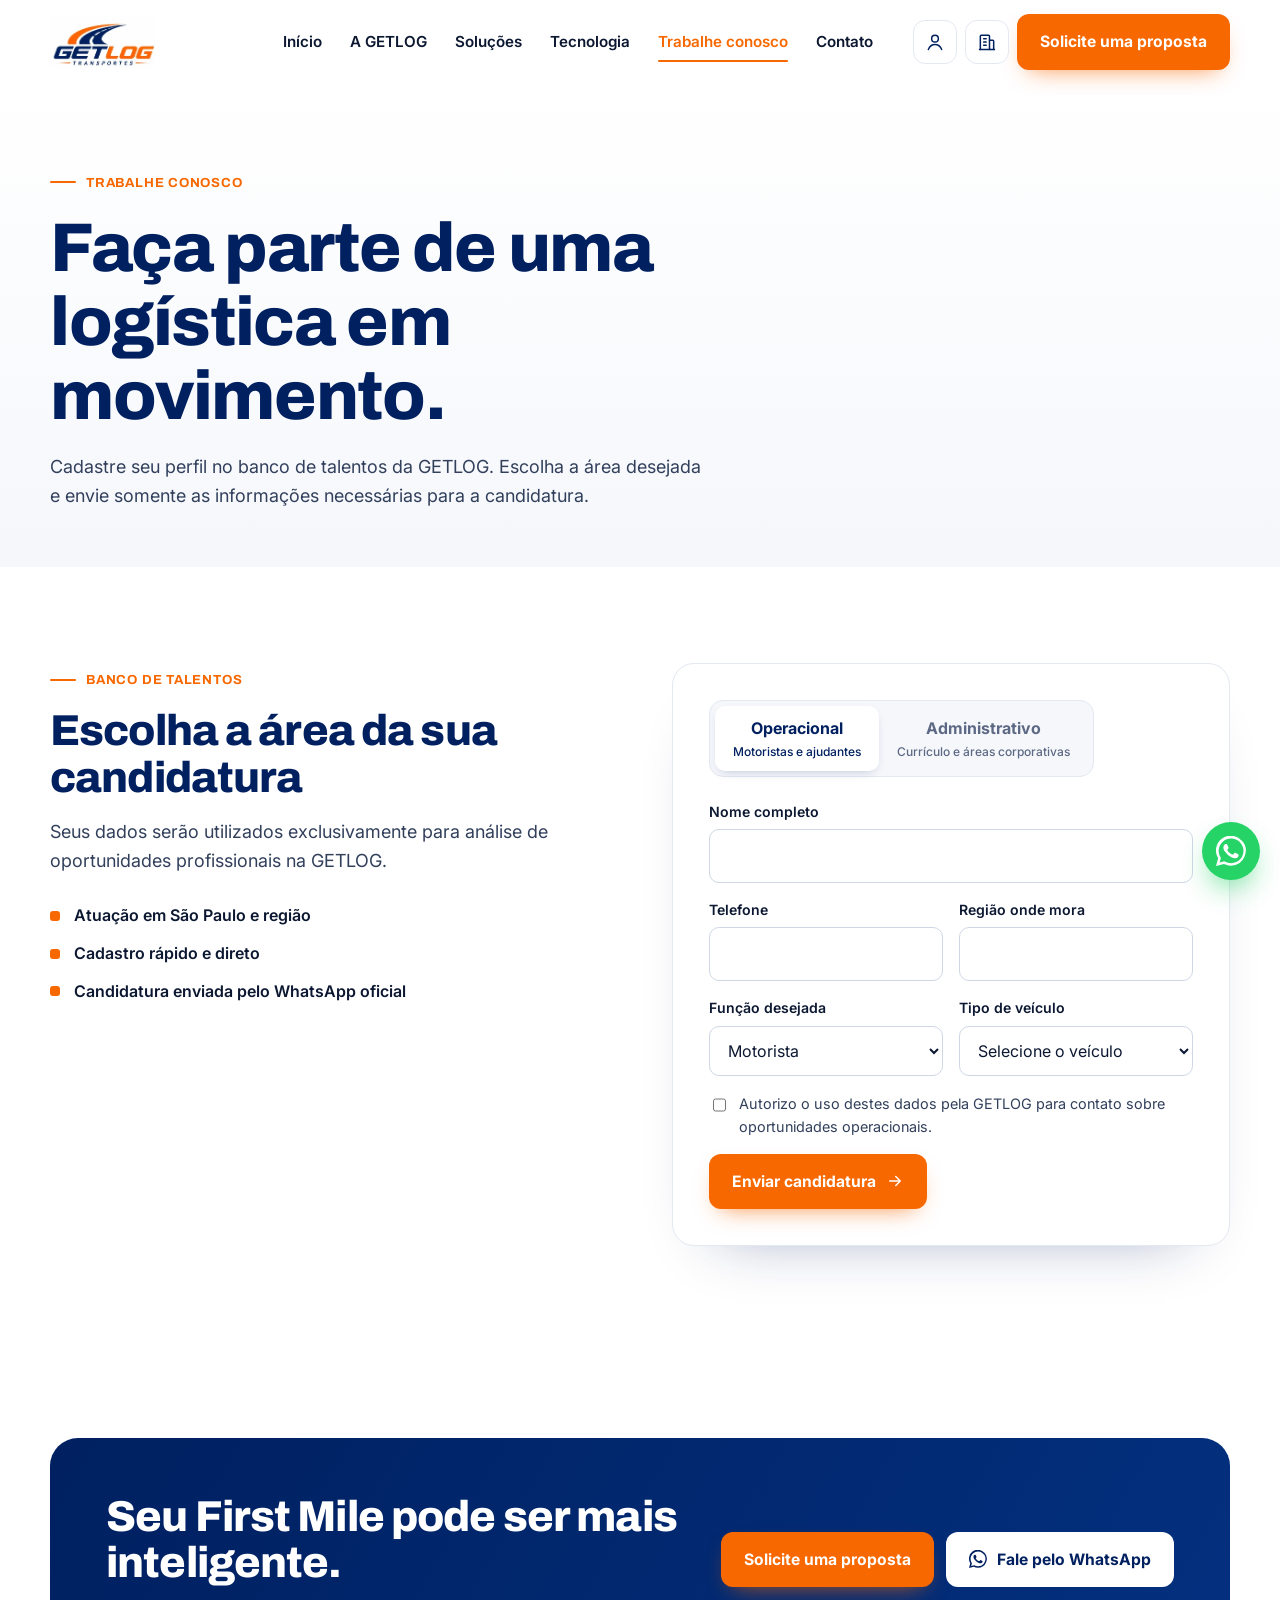
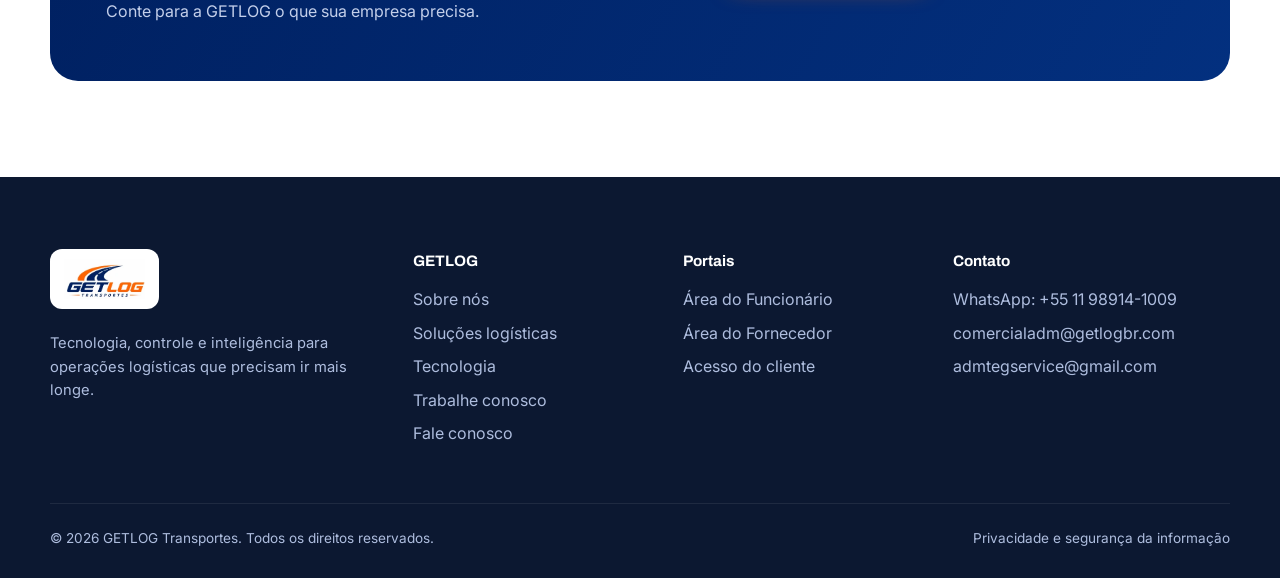
<file: trabalhe-conosco/index.html>
<!doctype html>
<html lang="pt-BR">
<head>
<meta charset="utf-8">
<meta name="referrer" content="strict-origin-when-cross-origin">
<meta name="viewport" content="width=device-width, initial-scale=1, viewport-fit=cover">
<title>Trabalhe conosco | GETLOG Transportes</title>
<meta name="description" content="Cadastre seu perfil no banco de talentos da GETLOG.">
<meta name="theme-color" content="#002060">
<link rel="icon" href="/favicon.svg" type="image/svg+xml">
<link rel="preload" href="/assets/logo-getlog.webp" as="image">
<link rel="preconnect" href="https://fonts.googleapis.com">
<link rel="preconnect" href="https://fonts.gstatic.com" crossorigin>
<link rel="stylesheet" href="https://fonts.googleapis.com/css2?family=Archivo:wght@700;800&amp;family=Inter:wght@400;500;600;700&amp;display=swap" media="print" onload="this.media='all'">
<link rel="stylesheet" href="/assets/site.css?v=5">
<meta property="og:title" content="Trabalhe conosco | GETLOG Transportes">
<meta property="og:description" content="Cadastre seu perfil no banco de talentos da GETLOG.">
<meta property="og:image" content="/assets/logo-getlog.webp">
</head>
<body>
<a class="skip" href="#conteudo">Pular para o conteúdo</a>
<header class="site-header">
<div class="wrap nav">
<a class="brand" href="/" aria-label="GETLOG Transportes, página inicial"><img src="/assets/logo-getlog.webp" alt="GETLOG Transportes" width="128" height="52"></a>
<ul class="menu" id="menu">
<li><a href="/">Início</a></li><li><a href="/sobre/">A GETLOG</a></li><li><a href="/servicos/">Soluções</a></li><li><a href="/tecnologia/">Tecnologia</a></li><li><a href="/trabalhe-conosco/" aria-current=page>Trabalhe conosco</a></li><li><a href="/contato/">Contato</a></li>
</ul>
<div class="nav-actions">
<a class="icon-btn" href="/portal/" aria-label="Área do Funcionário"><svg viewBox="0 0 24 24" fill="none" stroke="currentColor" stroke-width="1.8" stroke-linecap="round" stroke-linejoin="round" aria-hidden="true"><circle cx="12" cy="8" r="4"/><path d="M4 21c1.6-4 4.5-6 8-6s6.4 2 8 6"/></svg><span class="tip">Área do Funcionário</span></a>
<a class="icon-btn" href="/cliente/" aria-label="Área do Cliente"><svg viewBox="0 0 24 24" fill="none" stroke="currentColor" stroke-width="1.8" stroke-linecap="round" stroke-linejoin="round" aria-hidden="true"><path d="M4 21V5a1 1 0 0 1 1-1h9a1 1 0 0 1 1 1v16"/><path d="M15 10h4a1 1 0 0 1 1 1v10"/><path d="M8 8h3M8 12h3M8 16h3M3 21h18"/></svg><span class="tip">Área do Cliente</span></a>
<a class="btn btn-primary" href="/contato/">Solicite uma proposta</a>
</div>
<button class="menu-toggle" aria-controls="menu" aria-expanded="false" aria-label="Abrir menu"><span></span></button>
</div>
</header>
<main id="conteudo">
<section class="page-hero"><div class="wrap"><div class="kicker">TRABALHE CONOSCO</div><h1 style="max-width:18ch">Faça parte de uma logística em movimento.</h1><p class="lead">Cadastre seu perfil no banco de talentos da GETLOG. Escolha a área desejada e envie somente as informações necessárias para a candidatura.</p></div></section><section class="section"><div class="wrap split" style="align-items:start">
<div><div class="kicker">BANCO DE TALENTOS</div><h2>Escolha a área da sua candidatura</h2><p class="lead" style="margin-top:16px">Seus dados serão utilizados exclusivamente para análise de oportunidades profissionais na GETLOG.</p>
<ul class="feature-list"><li>Atuação em São Paulo e região</li><li>Cadastro rápido e direto</li><li>Candidatura enviada pelo WhatsApp oficial</li></ul></div>
<div class="form-card">
<div class="tabs" role="tablist"><button role="tab" aria-selected="true" aria-controls="p-op">Operacional<small>Motoristas e ajudantes</small></button><button role="tab" aria-selected="false" aria-controls="p-adm">Administrativo<small>Currículo e áreas corporativas</small></button></div>
<div id="p-op" role="tabpanel"><form class="form" data-wa="Candidatura operacional - site GETLOG">
<div class="field full"><label for="op-nome">Nome completo</label><input id="op-nome" name="nome" required autocomplete="name"></div>
<div class="field"><label for="op-tel">Telefone</label><input id="op-tel" name="telefone" type="tel" required autocomplete="tel"></div>
<div class="field"><label for="op-reg">Região onde mora</label><input id="op-reg" name="regiao" required></div>
<div class="field"><label for="funcao">Função desejada</label><select id="funcao" name="funcao" required><option>Motorista</option><option>Ajudante operacional</option></select></div>
<div class="field" id="veiculo-wrap"><label for="op-veic">Tipo de veículo</label><select id="op-veic" name="veiculo"><option value="">Selecione o veículo</option><option>Moto</option><option>Carro de passeio</option><option>Fiorino</option><option>Van</option><option>VUC</option><option>3/4</option><option>Outro</option></select></div>
<label class="check full"><input type="checkbox" required>Autorizo o uso destes dados pela GETLOG para contato sobre oportunidades operacionais.</label>
<div class="full"><button class="btn btn-primary" type="submit">Enviar candidatura <svg viewBox="0 0 24 24" fill="none" stroke="currentColor" stroke-width="2" stroke-linecap="round" stroke-linejoin="round" aria-hidden="true"><path d="M5 12h14M13 6l6 6-6 6"/></svg></button></div>
</form></div>
<div id="p-adm" role="tabpanel" hidden><form class="form" data-wa="Candidatura administrativa - site GETLOG">
<div class="field full"><label for="ad-nome">Nome completo</label><input id="ad-nome" name="nome" required autocomplete="name" disabled></div>
<div class="field"><label for="ad-mail">E-mail</label><input id="ad-mail" name="email" type="email" required autocomplete="email" disabled></div>
<div class="field"><label for="ad-tel">Telefone</label><input id="ad-tel" name="telefone" type="tel" required autocomplete="tel" disabled></div>
<div class="field full"><label for="ad-area">Área de interesse</label><select id="ad-area" name="area" required disabled><option value="">Selecione</option><option>Operações e planejamento</option><option>Comercial</option><option>Financeiro e administrativo</option><option>Tecnologia e dados</option><option>Recursos humanos</option></select></div>
<div class="field full"><label for="ad-link">LinkedIn ou link do currículo (opcional)</label><input id="ad-link" name="link" type="url" disabled></div>
<label class="check full"><input type="checkbox" required disabled>Autorizo o uso destes dados pela GETLOG para análise de oportunidades profissionais.</label>
<div class="full"><button class="btn btn-primary" type="submit">Enviar candidatura <svg viewBox="0 0 24 24" fill="none" stroke="currentColor" stroke-width="2" stroke-linecap="round" stroke-linejoin="round" aria-hidden="true"><path d="M5 12h14M13 6l6 6-6 6"/></svg></button><p class="form-note">A conversa abre no WhatsApp oficial da GETLOG. Se quiser, anexe o currículo em PDF por lá.</p></div>
</form></div>
</div></div></section><section class="section"><div class="wrap"><div class="cta"><div><h2>Seu First Mile pode ser mais inteligente.</h2><p>Conte para a GETLOG o que sua empresa precisa.</p></div><div class="actions" style="margin-top:0"><a class="btn btn-primary" href="/contato/">Solicite uma proposta</a><a class="btn btn-light" href="https://wa.me/5511989141009?text=Ol%C3%A1%21%20Conheci%20a%20GETLOG%20pelo%20site%20e%20gostaria%20de%20conversar%20sobre%20uma%20solu%C3%A7%C3%A3o%20de%20First%20Mile%20para%20minha%20opera%C3%A7%C3%A3o." target="_blank" rel="noopener"><svg viewBox="0 0 24 24" fill="currentColor" aria-hidden="true"><path d="M17.5 14.4c-.3-.1-1.8-.9-2-1s-.5-.1-.7.1-.8 1-1 1.2-.4.2-.7.1a8 8 0 0 1-2.4-1.5 9 9 0 0 1-1.6-2c-.2-.3 0-.5.1-.6l.5-.6.3-.5v-.5l-1-2.2c-.2-.6-.5-.5-.7-.5h-.6a1.1 1.1 0 0 0-.8.4 3.4 3.4 0 0 0-1 2.5 5.9 5.9 0 0 0 1.2 3.1 13.5 13.5 0 0 0 5.2 4.6c.7.3 1.3.5 1.7.6a4.2 4.2 0 0 0 1.9.1 3.1 3.1 0 0 0 2-1.4 2.5 2.5 0 0 0 .2-1.4c-.1-.1-.3-.2-.6-.3M12 21.8a9.9 9.9 0 0 1-5-1.4l-.4-.2-3.7 1 1-3.6-.2-.4A9.9 9.9 0 1 1 12 21.8m8.4-18.3A11.8 11.8 0 0 0 1.7 17.7L0 24l6.4-1.7a11.8 11.8 0 0 0 5.6 1.4 11.9 11.9 0 0 0 8.4-20.2"/></svg>Fale pelo WhatsApp</a></div></div></div></section></main>
<footer class="site-footer">
<div class="wrap">
<div class="foot-grid">
<div>
<span class="logo-chip"><img src="/assets/logo-getlog.webp" alt="GETLOG Transportes" width="98" height="40" loading="lazy"></span>
<p>Tecnologia, controle e inteligência para operações logísticas que precisam ir mais longe.</p>
</div>
<div><h4>GETLOG</h4><ul><li><a href="/sobre/">Sobre nós</a></li><li><a href="/servicos/">Soluções logísticas</a></li><li><a href="/tecnologia/">Tecnologia</a></li><li><a href="/trabalhe-conosco/">Trabalhe conosco</a></li><li><a href="/contato/">Fale conosco</a></li></ul></div>
<div><h4>Portais</h4><ul><li><a href="/portal/">Área do Funcionário</a></li><li><a href="/fornecedor/">Área do Fornecedor</a></li><li><a href="/cliente/">Acesso do cliente</a></li></ul></div>
<div><h4>Contato</h4><ul><li><a href="https://wa.me/5511989141009?text=Ol%C3%A1%21%20Conheci%20a%20GETLOG%20pelo%20site%20e%20gostaria%20de%20conversar%20sobre%20uma%20solu%C3%A7%C3%A3o%20de%20First%20Mile%20para%20minha%20opera%C3%A7%C3%A3o." target="_blank" rel="noopener">WhatsApp: +55 11 98914-1009</a></li><li><a href="mailto:comercialadm@getlogbr.com">comercialadm@getlogbr.com</a></li><li><a href="mailto:admtegservice@gmail.com">admtegservice@gmail.com</a></li></ul></div>
</div>
<div class="foot-bottom"><span>© <span id="ano">2026</span> GETLOG Transportes. Todos os direitos reservados.</span><span>Privacidade e segurança da informação</span></div>
</div>
</footer>
<a class="wa-float" href="https://wa.me/5511989141009?text=Ol%C3%A1%21%20Conheci%20a%20GETLOG%20pelo%20site%20e%20gostaria%20de%20conversar%20sobre%20uma%20solu%C3%A7%C3%A3o%20de%20First%20Mile%20para%20minha%20opera%C3%A7%C3%A3o." target="_blank" rel="noopener" aria-label="Falar pelo WhatsApp"><svg viewBox="0 0 24 24" fill="currentColor" aria-hidden="true"><path d="M17.5 14.4c-.3-.1-1.8-.9-2-1s-.5-.1-.7.1-.8 1-1 1.2-.4.2-.7.1a8 8 0 0 1-2.4-1.5 9 9 0 0 1-1.6-2c-.2-.3 0-.5.1-.6l.5-.6.3-.5v-.5l-1-2.2c-.2-.6-.5-.5-.7-.5h-.6a1.1 1.1 0 0 0-.8.4 3.4 3.4 0 0 0-1 2.5 5.9 5.9 0 0 0 1.2 3.1 13.5 13.5 0 0 0 5.2 4.6c.7.3 1.3.5 1.7.6a4.2 4.2 0 0 0 1.9.1 3.1 3.1 0 0 0 2-1.4 2.5 2.5 0 0 0 .2-1.4c-.1-.1-.3-.2-.6-.3M12 21.8a9.9 9.9 0 0 1-5-1.4l-.4-.2-3.7 1 1-3.6-.2-.4A9.9 9.9 0 1 1 12 21.8m8.4-18.3A11.8 11.8 0 0 0 1.7 17.7L0 24l6.4-1.7a11.8 11.8 0 0 0 5.6 1.4 11.9 11.9 0 0 0 8.4-20.2"/></svg></a>
<script src="/assets/site.js?v=6" defer></script>
</body>
</html>
</file>
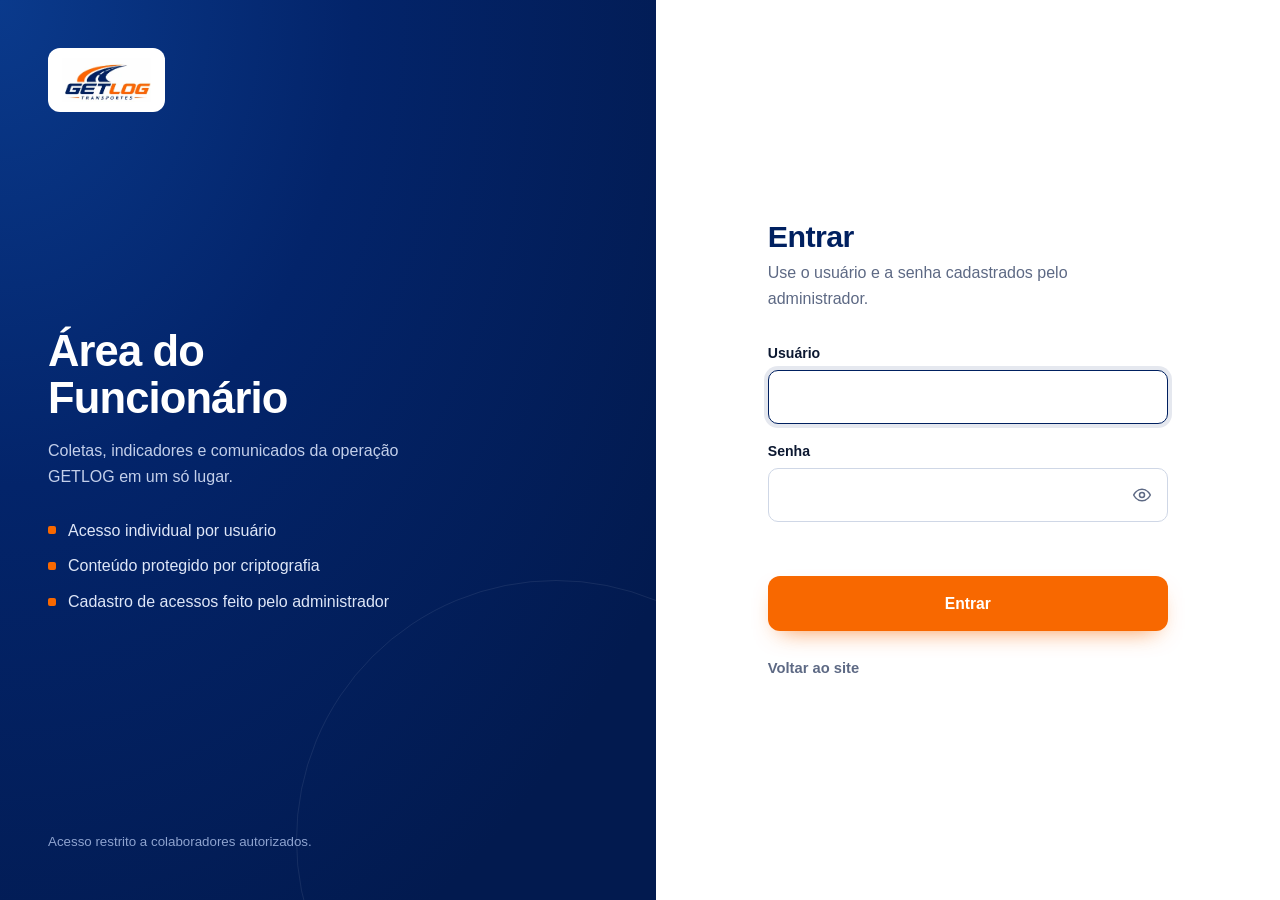
<file: portal/performance.html>
<!DOCTYPE html>
<html lang="pt-BR">
<head>
<meta name="robots" content="noindex">
<meta charset="UTF-8">
<meta http-equiv="Content-Security-Policy" content="default-src 'self'; script-src 'self' 'unsafe-inline'; style-src 'self' 'unsafe-inline' https://fonts.googleapis.com; font-src 'self' https://fonts.gstatic.com; img-src 'self' data: blob: https://tile.openstreetmap.org https://*.tile.openstreetmap.org https://*.googleusercontent.com; connect-src 'self' https://*.workers.dev https://script.google.com https://script.googleusercontent.com https://api.github.com https://nominatim.openstreetmap.org https://cep.awesomeapi.com.br; media-src 'self' blob:; frame-src 'self'; worker-src 'self' blob:; object-src 'none'; base-uri 'self'; form-action 'self'">
<meta name="referrer" content="no-referrer">
<script src="/assets/tema.js?v=3"></script>
<link rel="stylesheet" href="/assets/vendor/leaflet/leaflet.css">
<script src="/assets/vendor/leaflet/leaflet.js" defer></script>
<meta name="viewport" content="width=device-width, initial-scale=1, viewport-fit=cover">
<title>Performance de coleta · GETLOG</title>
<link rel="preconnect" href="https://fonts.googleapis.com">
<link rel="preconnect" href="https://fonts.gstatic.com" crossorigin>
<link href="https://fonts.googleapis.com/css2?family=IBM+Plex+Sans:wght@400;500;600;700&family=IBM+Plex+Sans+Condensed:wght@500;600;700&display=swap" rel="stylesheet" media="print" onload="this.media='all'">
<style>
:root{
  --navy:#002060;--navy-2:#0B3A8F;--navy-d:#001645;--or:#F86800;--or-2:#FF8A2B;--or-s:#FFF0E5;
  --bg:#EDF0F5;--card:#FFFFFF;--ink:#101A33;--ink-2:#46526E;--ink-3:#8590A8;--line:#DFE4EE;--line-2:#EEF1F6;
  --ok:#0F8F78;--ok-b:#20C7A7;--ok-s:#DDF8F1;--aqua:#20C7A7;--aqua-s:#DDF8F1;--warn:#A16207;--warn-b:#EAB308;--warn-s:#FDF5D8;--bad:#B91C1C;--bad-b:#EF4444;--bad-s:#FDE8E8;
  --f:"IBM Plex Sans",system-ui,-apple-system,"Segoe UI",Roboto,Arial,sans-serif;
  --fc:"IBM Plex Sans Condensed","IBM Plex Sans",system-ui,"Segoe UI",Arial,sans-serif;
  box-sizing:border-box;padding-top:env(safe-area-inset-top,0px);padding-bottom:env(safe-area-inset-bottom,0px);
}
@media (prefers-color-scheme:dark){:root:not([data-theme="light"]){--bg:#0B1222;--card:#121B30;--ink:#E7ECF6;--ink-2:#AEB8CE;--ink-3:#7783A0;--line:#24304B;--line-2:#1A2440;--or-s:#3A2414;--ok-s:#0F2E1C;--warn-s:#3A2F0B;--bad-s:#3B1515;--ok:#45E0C0;--aqua:#45E0C0;--aqua-s:#103A34;--warn:#FACC15;--bad:#F87171}}
:root[data-theme="dark"]{--bg:#0B1222;--card:#121B30;--ink:#E7ECF6;--ink-2:#AEB8CE;--ink-3:#7783A0;--line:#24304B;--line-2:#1A2440;--or-s:#3A2414;--ok-s:#0F2E1C;--warn-s:#3A2F0B;--bad-s:#3B1515;--ok:#45E0C0;--aqua:#45E0C0;--aqua-s:#103A34;--warn:#FACC15;--bad:#F87171}
*,*::before,*::after{box-sizing:inherit}
html{scroll-padding-top:calc(env(safe-area-inset-top,0px) + 70px);-webkit-text-size-adjust:100%}
body{margin:0;background:var(--bg);color:var(--ink);font-family:var(--f);font-size:14px;line-height:1.4}
button,input{font:inherit;color:inherit}
button{cursor:pointer}
button:disabled{cursor:default;opacity:.45}
:focus-visible{outline:2px solid var(--or);outline-offset:2px;border-radius:6px}
.n{font-family:var(--fc);font-variant-numeric:tabular-nums}
svg{flex:none}

.top{position:sticky;top:env(safe-area-inset-top,0px);z-index:40;background:var(--navy);color:#fff;border-bottom:3px solid var(--or)}
.top-in{max-width:1480px;margin:0 auto;display:flex;align-items:center;gap:10px;padding:5px clamp(10px,2.2vw,24px)}
.logo{background:#fff;border-radius:7px;padding:3px 7px;height:34px;display:flex;align-items:center}
.logo img{height:27px;width:auto;display:block}
.ttl{font-weight:700;font-size:15px;line-height:1.1}
.ttl small{display:block;font-weight:400;font-size:11px;color:#B6C2E4}
.sp{flex:1}
.upd{display:flex;gap:0;border:1px solid rgba(255,255,255,.18);border-radius:8px;overflow:hidden}
.upd div{padding:4px 9px;line-height:1.15}
.upd div+div{border-left:1px solid rgba(255,255,255,.18)}
.upd small{display:block;font-size:11px;color:#B6C2E4}
.upd b{font-family:var(--fc);font-size:13px;font-weight:600}
.live{display:inline-flex;align-items:center;gap:6px;font-size:12px;color:#B6C2E4}
.dot{width:8px;height:8px;border-radius:50%;background:#3DDC97;box-shadow:0 0 0 0 rgba(61,220,151,.6);animation:pulse 2s infinite}
.dot.off{background:var(--warn-b);animation:none}
@keyframes pulse{0%{box-shadow:0 0 0 0 rgba(61,220,151,.55)}70%{box-shadow:0 0 0 8px rgba(61,220,151,0)}100%{box-shadow:0 0 0 0 rgba(61,220,151,0)}}
.tbtn{display:inline-flex;align-items:center;gap:6px;border:0;background:var(--or);color:#fff;border-radius:7px;padding:6px 10px;font-weight:600;font-size:12px;white-space:nowrap}
.tbtn:hover{background:var(--or-2)}
.tbtn.ghost{background:rgba(255,255,255,.08);border:1px solid rgba(255,255,255,.22)}
.tbtn .bd{background:#fff;color:var(--or);border-radius:999px;padding:0 7px;font-size:12px;font-weight:700}
.tbtn svg{width:15px;height:15px}

.wrap{max-width:1480px;margin:0 auto;padding:9px clamp(9px,2.2vw,24px) 20px}

.fbar{display:flex;flex-wrap:wrap;gap:6px;align-items:center;background:var(--card);border:1px solid var(--line);border-radius:10px;padding:8px;margin-bottom:12px}
.dd{position:relative}
.ddb{display:inline-flex;align-items:center;gap:6px;border:1px solid var(--line);background:var(--card);border-radius:7px;padding:6px 10px;font-size:13px;color:var(--ink-2);white-space:nowrap;max-width:220px}
.ddb:hover{border-color:var(--ink-3)}
.ddb span{overflow:hidden;text-overflow:ellipsis}
.ddb.on{border-color:var(--navy);background:#E8EDF9;color:var(--navy);font-weight:600}
@media (prefers-color-scheme:dark){:root:not([data-theme="light"]) .ddb.on{background:#1B2A55;color:#C9D5FF;border-color:#3B5BB8}}
:root[data-theme="dark"] .ddb.on{background:#1B2A55;color:#C9D5FF;border-color:#3B5BB8}
.ddb .c{background:var(--navy);color:#fff;border-radius:999px;padding:0 6px;font-size:11px;font-weight:700}
.ddb svg{width:14px;height:14px;opacity:.7}.ddb .chev-down{width:13px;height:13px;margin-left:1px;opacity:.55;transition:transform .18s ease,opacity .18s ease}.ddb:hover .chev-down{opacity:.9}.ddb[aria-expanded="true"] .chev-down{transform:rotate(180deg);opacity:.9}
.ddb.date{border-color:var(--navy);color:var(--navy);font-weight:600}
@media (prefers-color-scheme:dark){:root:not([data-theme="light"]) .ddb.date{color:#C9D5FF;border-color:#3B5BB8}}
:root[data-theme="dark"] .ddb.date{color:#C9D5FF;border-color:#3B5BB8}
.pop{position:absolute;top:calc(100% + 6px);left:0;z-index:60;background:var(--card);border:1px solid var(--line);border-radius:10px;box-shadow:0 12px 36px rgba(6,22,66,.18);min-width:270px}
.pop.r{left:auto;right:0}
.ms-s{padding:8px;border-bottom:1px solid var(--line-2)}
.ms-s input{width:100%;border:1px solid var(--line);border-radius:7px;padding:7px 10px;background:var(--bg);font-size:13px}
.ms-a{display:flex;justify-content:space-between;padding:6px 10px;border-bottom:1px solid var(--line-2)}
.lnk{border:0;background:none;color:var(--navy-2);font-size:12.5px;font-weight:600;padding:2px}
@media (prefers-color-scheme:dark){:root:not([data-theme="light"]) .lnk{color:#9DB4FF}}
:root[data-theme="dark"] .lnk{color:#9DB4FF}
.ms-l{max-height:270px;overflow:auto;padding:4px}
.ms-l label{display:flex;align-items:center;gap:8px;padding:6px 8px;border-radius:6px;font-size:13px;cursor:pointer}
.ms-l label:hover{background:var(--bg)}
.ms-l input{accent-color:var(--navy);width:15px;height:15px;flex:none}
.ms-l label span{flex:1;min-width:0;overflow:hidden;text-overflow:ellipsis;white-space:nowrap}
.ms-l label em{font-style:normal;color:var(--ink-3);font-size:12px;font-family:var(--fc)}
.ms-e{padding:14px;color:var(--ink-3);text-align:center;font-size:13px}
.clr{margin-left:0;border:1px solid var(--line);background:var(--bg);border-radius:7px;padding:6px 9px;font-size:12.5px;font-weight:600;color:var(--ink-2);white-space:nowrap}
.clr:hover{border-color:var(--bad-b);color:var(--bad)}
.fdiv{width:1px;align-self:stretch;background:var(--line);margin:0 2px}

.cal{display:flex;min-width:0}
.cal-p{display:flex;flex-direction:column;gap:2px;padding:10px;background:var(--bg);border-right:1px solid var(--line);border-radius:10px 0 0 10px;min-width:150px}
.cal-p button{border:0;background:transparent;text-align:left;padding:8px 10px;border-radius:7px;font-weight:600;font-size:13px}
.cal-p button:hover,.cal-p button[aria-pressed="true"]{background:var(--card);color:var(--navy)}
.cal-m{padding:12px 14px 10px;width:300px}
.cal-h{display:flex;align-items:center;justify-content:space-between;margin-bottom:8px}
.cal-h b{font-size:14.5px}
.cal-h button{border:0;background:var(--bg);border-radius:7px;width:30px;height:30px;font-size:16px}
.cal-g{display:grid;grid-template-columns:repeat(7,1fr);gap:2px;text-align:center}
.cal-g .wd{font-size:11px;font-weight:600;color:var(--ink-3);padding:4px 0}
.cal-g button{border:0;background:transparent;height:34px;border-radius:7px;font-weight:600;font-size:13px;font-family:var(--fc)}
.cal-g button:not(:disabled):hover{background:var(--bg)}
.cal-g button:disabled{color:var(--ink-3);opacity:.35}
.cal-g button.in{background:#E1E8F8;border-radius:0}
.cal-g button.s,.cal-g button.e{background:var(--navy);color:#fff;border-radius:7px}
.cal-g button.hd{position:relative}
.cal-g button.hd::after{content:"";position:absolute;left:50%;bottom:4px;width:4px;height:4px;margin-left:-2px;border-radius:50%;background:var(--or)}
.cal-g button.s::after,.cal-g button.e::after{background:#fff}
@media (prefers-color-scheme:dark){:root:not([data-theme="light"]) .cal-g button.in{background:#1B2A55}}
:root[data-theme="dark"] .cal-g button.in{background:#1B2A55}
.cal-f{font-size:12px;color:var(--ink-3);text-align:center;margin-top:8px}

.hero{display:grid;grid-template-columns:285px minmax(0,1fr);gap:10px;margin-bottom:10px}
.pcard{background:var(--navy);background:linear-gradient(155deg,var(--navy) 0%,var(--navy-d) 100%);color:#fff;border-radius:10px;padding:10px 12px;display:grid;grid-template-columns:118px 1fr;gap:4px 10px;align-items:center}
.pcard h2{grid-column:1/-1;margin:0;font-size:14px;font-weight:600;color:#C9D3F0;display:flex;justify-content:space-between;align-items:center}
.tag{font-size:11.5px;font-weight:700;border-radius:999px;padding:2px 9px}
.tag.ok{background:var(--ok-b);color:#04220F}.tag.warn{background:var(--warn-b);color:#2A1E00}.tag.bad{background:var(--bad-b);color:#fff}
.gauge{position:relative}
.gauge svg{width:100%;height:auto;display:block}
.pv{line-height:1}
.pv b{display:block;font-family:var(--fc);font-weight:700;font-size:34px;letter-spacing:-.4px}
.pv span{font-size:12px;color:#B6C2E4;display:block;margin-top:4px}
.pmeta{grid-column:1/-1;display:grid;grid-template-columns:1fr 1fr;gap:8px;margin-top:4px}
.pmeta div{background:rgba(255,255,255,.07);border-radius:7px;padding:5px 8px}
.pmeta small{display:block;font-size:11.5px;color:#B6C2E4}
.pmeta b{font-family:var(--fc);font-size:17px;font-weight:600}.pmeta.top-metrics{grid-template-columns:repeat(2,minmax(0,1fr));gap:6px}.pmeta.top-metrics div{min-width:0;padding:5px 8px}.pmeta.top-metrics small{white-space:nowrap;overflow:hidden;text-overflow:ellipsis}.pmeta.top-metrics b{display:flex;align-items:baseline;gap:5px;white-space:nowrap}.pmeta.top-metrics b em{font-family:var(--f);font-size:10.5px;font-style:normal;font-weight:500;color:#B6C2E4}.pmeta.top-metrics .unload-metric{cursor:pointer;position:relative;transition:background .15s ease}.pmeta.top-metrics .unload-metric:hover,.pmeta.top-metrics .unload-metric.on{background:rgba(255,255,255,.13)}.pmeta.top-metrics .unload-metric .sub{display:block;margin-top:2px;font-size:10.5px;color:#B6C2E4;white-space:normal}.unload-list{grid-column:1/-1;background:rgba(255,255,255,.07);border-radius:8px;padding:5px 7px;max-height:170px;overflow:auto}.unload-row{display:grid;grid-template-columns:minmax(0,1fr) auto;gap:8px;align-items:center;padding:5px 4px;border-bottom:1px solid rgba(255,255,255,.08)}.unload-row:last-child{border-bottom:0}.unload-row span{font-size:11px;color:#D7DFF4;white-space:nowrap;overflow:hidden;text-overflow:ellipsis}.unload-row b{font-size:13px!important;color:#fff}.unload-empty{font-size:11px;color:#B6C2E4;padding:6px 4px}
.pbar{grid-column:1/-1;position:relative;height:6px;background:rgba(255,255,255,.12);border-radius:3px;margin-top:4px}
.pbar i{position:absolute;inset:0 auto 0 0;border-radius:3px}
.pbar u{position:absolute;top:-4px;bottom:-4px;width:2px;background:#fff;text-decoration:none}
.pbar em{position:absolute;top:9px;font-size:10.5px;font-style:normal;color:#B6C2E4;transform:translateX(-50%)}

.kpis{display:grid;grid-template-columns:repeat(5,minmax(0,1fr));background:var(--card);border:1px solid var(--line);border-radius:12px;overflow:hidden}
.kpi{padding:11px 14px;border-right:1px solid var(--line-2);border-bottom:1px solid var(--line-2);min-width:0;position:relative}
.kpi:nth-child(5n){border-right:0}
.kpi:nth-last-child(-n+5){border-bottom:0}
.kpi .l{font-size:12.5px;color:var(--ink-2);font-weight:500}
.kpi .v{font-family:var(--fc);font-weight:700;font-size:26px;line-height:1.1;margin-top:2px}
.kpi .h{font-size:12px;color:var(--ink-3)}
.kpi.hot{background:var(--or-s)}
.kpi.hot .v{color:var(--or)}
.kpi.hot button{position:absolute;right:10px;top:10px;border:0;background:var(--or);color:#fff;border-radius:6px;padding:3px 9px;font-size:12px;font-weight:600}
.kpi[data-metric]{cursor:pointer;transition:transform .15s ease,border-color .15s ease,box-shadow .15s ease}
.kpi[data-metric]:hover{box-shadow:inset 0 0 0 1px var(--navy-2);z-index:1}
.kpi[data-metric].metric-on{box-shadow:inset 0 0 0 2px #2f7de1;background:#e6f0fd}
[data-theme=dark] .kpi[data-metric].metric-on{background:#16304f}

.alerts{display:grid;grid-template-columns:repeat(2,minmax(0,1fr));gap:10px;margin-bottom:10px}
.al{display:flex;gap:10px;align-items:center;background:var(--card);border:1px solid var(--line);border-left:4px solid var(--or);border-radius:10px;padding:9px 12px;text-align:left;width:100%;min-width:0}
.al.b{border-left-color:var(--bad-b)}.al.n{border-left-color:var(--navy)}
.al .ic{width:30px;height:30px;border-radius:8px;background:var(--or-s);display:grid;place-items:center;color:var(--or);flex:none}
.al.b .ic{background:var(--bad-s);color:var(--bad)}.al.n .ic{background:var(--line-2);color:var(--navy)}
.al .ic svg{width:16px;height:16px}
.al div{min-width:0}
.al small{color:var(--ink-3);font-size:11.5px}
.al strong{display:block;font-size:14px;line-height:1.2;white-space:nowrap;overflow:hidden;text-overflow:ellipsis}
.al span{font-size:12px;color:var(--ink-2)}

.grid{display:grid;grid-template-columns:repeat(12,minmax(0,1fr));gap:12px}
.c4{grid-column:span 4}.c5{grid-column:span 5}.c6{grid-column:span 6}.c7{grid-column:span 7}.c8{grid-column:span 8}.c12{grid-column:span 12}
.card{background:var(--card);border:1px solid var(--line);border-radius:12px;padding:12px 14px;min-width:0}
.ch{display:flex;align-items:flex-start;justify-content:space-between;gap:10px;flex-wrap:wrap;margin-bottom:10px}
.ch h3{margin:0;font-size:15px;font-weight:700}
.ch p{margin:1px 0 0;color:var(--ink-3);font-size:12.5px}
.seg{display:inline-flex;background:var(--bg);border-radius:7px;padding:2px}
.seg button{border:0;background:transparent;border-radius:6px;padding:4px 10px;font-size:12px;font-weight:600;color:var(--ink-2)}
.seg button[aria-pressed="true"]{background:var(--card);color:var(--navy);box-shadow:0 1px 2px rgba(10,36,99,.15)}

.stack{display:flex;height:28px;border-radius:6px;overflow:hidden;background:var(--bg)}
.stack div{height:100%}
.leg{display:grid;grid-template-columns:repeat(3,1fr);gap:8px;margin-top:10px}
.leg div{border-left:3px solid;padding:2px 0 2px 9px}
.leg small{display:block;font-size:12px;color:var(--ink-2)}
.leg b{font-family:var(--fc);font-size:20px;font-weight:700}
.leg em{font-style:normal;color:var(--ink-3);font-size:12px;margin-left:6px}
.note{margin-top:10px;font-size:12.5px;color:var(--ink-2);background:var(--bg);border-radius:7px;padding:7px 10px}

.hb{display:flex;flex-direction:column;gap:2px}
.hr{display:grid;grid-template-columns:minmax(0,1fr) auto;gap:3px 10px;align-items:center;border:0;background:transparent;padding:5px 6px;margin:0 -6px;border-radius:7px;text-align:left;width:calc(100% + 12px)}
button.hr:hover{background:var(--bg)}
.hr .nm{font-size:13px;font-weight:600;white-space:nowrap;overflow:hidden;text-overflow:ellipsis}
.hr .nm em{font-style:normal;font-weight:400;color:var(--ink-3);font-size:12px;margin-left:6px}
.hr .q{font-family:var(--fc);font-weight:700;font-size:14px;text-align:right}
.hr .q small{font-family:var(--f);font-weight:400;color:var(--ink-3);font-size:11.5px;margin-left:4px}
.hr .t{grid-column:1/-1;height:6px;background:var(--bg);border-radius:3px;overflow:hidden;position:relative}
.hr .t i{display:block;height:100%;border-radius:3px;background:var(--navy)}
.hr .t i.o{background:var(--or)}
.hr .t u{position:absolute;top:0;bottom:0;width:2px;background:var(--ink);opacity:.35}
.rk{display:inline-block;width:20px;color:var(--ink-3);font-family:var(--fc)}

.dn{display:flex;gap:16px;align-items:center}
.donut{position:relative;width:132px;height:132px;flex:none}
.donut svg{width:100%;height:100%;transform:rotate(-90deg)}
.donut .c{position:absolute;inset:0;display:grid;place-items:center;text-align:center}
.donut .c b{font-family:var(--fc);font-weight:700;font-size:17px;color:var(--navy);line-height:1;white-space:nowrap;letter-spacing:-.02em}
@media (prefers-color-scheme:dark){:root:not([data-theme="light"]) .donut .c b{color:#C9D5FF}}
:root[data-theme="dark"] .donut .c b{color:#C9D5FF}
.donut .c small{display:block;font-size:11px;color:var(--ink-3)}
.dl{flex:1;min-width:0;display:flex;flex-direction:column;gap:5px}
.dl div{display:flex;align-items:center;gap:8px;font-size:13px}
.dl i{width:10px;height:10px;border-radius:2px;flex:none}
.dl span{flex:1;min-width:0;overflow:hidden;text-overflow:ellipsis;white-space:nowrap}
.dl b{font-family:var(--fc)}
.dl em{font-style:normal;color:var(--ink-3);font-size:12px;width:44px;text-align:right}

.tw{overflow-x:auto;-webkit-overflow-scrolling:touch;border:1px solid var(--line);border-radius:8px}
table{border-collapse:collapse;width:100%;font-size:13px}
th{position:sticky;top:0;background:var(--bg);text-align:left;font-size:12px;font-weight:600;color:var(--ink-2);padding:7px 10px;border-bottom:1px solid var(--line);white-space:nowrap}
th.s{cursor:pointer;user-select:none}
th[aria-sort="descending"]::after{content:" ▼";font-size:9px}
th[aria-sort="ascending"]::after{content:" ▲";font-size:9px}
td{padding:6px 10px;border-bottom:1px solid var(--line-2);white-space:nowrap}
tr:last-child td{border-bottom:0}
td.r,th.r{text-align:right;font-family:var(--fc);font-variant-numeric:tabular-nums}
th.r{font-family:var(--f)}
tbody tr:hover{background:var(--bg)}
tr[data-setf]{cursor:pointer}
.pill{display:inline-block;border-radius:5px;padding:1px 7px;font-size:12px;font-weight:600}
.p-ok{background:var(--ok-s);color:var(--ok)}.p-warn{background:var(--warn-s);color:var(--warn)}.p-bad{background:var(--bad-s);color:var(--bad)}.p-n{background:var(--line-2);color:var(--ink-2)}
.pc{display:inline-flex;align-items:center;gap:7px;justify-content:flex-end}
.pc .m{width:46px;height:5px;border-radius:3px;background:var(--bg);overflow:hidden}
.pc .m i{display:block;height:100%}
.pc b{font-family:var(--fc);min-width:50px;text-align:right}
.pc b.ok{color:var(--ok)}.pc b.warn{color:var(--warn)}.pc b.bad{color:var(--bad)}

.tools{display:flex;gap:8px;flex-wrap:wrap;align-items:center;margin-bottom:8px}
.search{flex:1;min-width:200px;position:relative}
.search input{width:100%;border:1px solid var(--line);border-radius:7px;padding:7px 10px 7px 32px;background:var(--bg);font-size:13px}
.search svg{position:absolute;left:10px;top:50%;transform:translateY(-50%);width:15px;height:15px;color:var(--ink-3)}
.btn{display:inline-flex;align-items:center;gap:6px;border:1px solid var(--line);background:var(--card);border-radius:7px;padding:6px 11px;font-weight:600;font-size:12.5px;color:var(--ink)}
.btn:hover{border-color:var(--ink-3)}
.btn.or{background:var(--or);color:#fff;border-color:var(--or)}
.btn svg{width:14px;height:14px}
.pager{display:flex;justify-content:space-between;align-items:center;margin-top:8px;font-size:12.5px;color:var(--ink-3);gap:8px;flex-wrap:wrap}

.evo{position:relative;display:flex;align-items:flex-end;gap:6px;height:150px;padding-top:6px;overflow-x:auto}
.evo .col{flex:1 0 30px;display:flex;flex-direction:column;align-items:center;gap:4px;height:100%;justify-content:flex-end;border:0;background:transparent;padding:0}
.evo .col .b{width:100%;max-width:34px;border-radius:4px 4px 2px 2px;opacity:.45}
.evo .col.in .b{opacity:1}
.evo .col span{font-size:11px;color:var(--ink-3)}
.evo .col b{font-family:var(--fc);font-size:12px}
.evo .meta{position:absolute;left:0;right:0;border-top:1.5px dashed var(--ink-3);pointer-events:none}
.evo .meta em{position:absolute;right:0;top:-16px;font-size:10.5px;font-style:normal;color:var(--ink-3);background:var(--card);padding:0 4px}

.ph{display:flex;align-items:flex-end;justify-content:space-between;gap:12px;flex-wrap:wrap;margin-bottom:10px}
.ph h2{margin:0;font-size:22px;font-weight:700;color:var(--navy)}
@media (prefers-color-scheme:dark){:root:not([data-theme="light"]) .ph h2{color:#C9D5FF}}
:root[data-theme="dark"] .ph h2{color:#C9D5FF}
.ph p{margin:2px 0 0;color:var(--ink-2);font-size:13px}
.psum{display:grid;grid-template-columns:repeat(3,minmax(0,1fr));margin-bottom:12px}
.psum .kpi:nth-child(3){border-right:0}
.psum .kpi{border-bottom:0}
.drv{background:var(--card);border:1px solid var(--line);border-radius:10px;margin-bottom:6px;overflow:hidden}
.drv>button{width:100%;display:grid;grid-template-columns:auto minmax(0,1fr) auto auto;gap:10px;align-items:center;border:0;background:transparent;padding:9px 12px;text-align:left}
.drv .av{width:32px;height:32px;border-radius:8px;background:var(--navy);color:#fff;display:grid;place-items:center;font-family:var(--fc);font-weight:700;font-size:13px}
.drv.na .av{background:var(--bad-b)}
.drv .nm{font-weight:600;font-size:14px;overflow:hidden;text-overflow:ellipsis;white-space:nowrap}
.drv .nm small{display:block;font-weight:400;color:var(--ink-3);font-size:12px}
.drv .tt{font-family:var(--fc);font-weight:700;font-size:20px;color:var(--or);text-align:right;line-height:1}
.drv .tt small{display:block;font-family:var(--f);font-size:11px;font-weight:400;color:var(--ink-3)}
.drv .chev{width:18px;height:18px;color:var(--ink-3);transition:transform .2s}
.drv[data-open="1"] .chev{transform:rotate(180deg)}
.drv .body{display:none;border-top:1px solid var(--line-2);padding:2px 12px 6px}
.drv[data-open="1"] .body{display:block}
.sl{display:grid;grid-template-columns:minmax(0,1fr) auto;gap:1px 12px;padding:8px 0;border-bottom:1px dashed var(--line)}
.sl:last-child{border-bottom:0}
.sl b{font-size:13.5px}
.sl .q{font-family:var(--fc);font-weight:700;font-size:17px;color:var(--or);grid-row:span 2;align-self:center;text-align:right}
.sl .q small{display:block;font-family:var(--f);font-size:11px;color:var(--ink-3);font-weight:400}
.sl>span{font-size:12.5px;color:var(--ink-2)}
.sl .tags{grid-column:1/-1;display:flex;gap:5px;flex-wrap:wrap;margin-top:3px}

.state{background:var(--card);border:1px solid var(--line);border-radius:12px;padding:32px 20px;text-align:center;max-width:600px;margin:30px auto}
.state h2{margin:0 0 6px;color:var(--navy);font-size:19px}
.state p{color:var(--ink-2);margin:0 0 14px}
.drop{display:block;border:2px dashed var(--line);border-radius:10px;padding:20px;cursor:pointer}
.drop.on{border-color:var(--or);background:var(--or-s)}
.skel{height:12px;border-radius:6px;background:linear-gradient(90deg,var(--line),var(--line-2),var(--line));background-size:200% 100%;animation:sk 1.2s infinite;margin:8px auto;max-width:280px}
@keyframes sk{to{background-position:-200% 0}}
.toast{visibility:hidden;position:fixed;left:50%;bottom:calc(16px + env(safe-area-inset-bottom,0px));transform:translateX(-50%) translateY(100px);background:var(--ink);color:var(--card);border-radius:8px;padding:9px 16px;font-weight:600;font-size:13px;z-index:80;transition:transform .25s}
.toast.on{visibility:visible;transform:translateX(-50%) translateY(0)}
.empty{color:var(--ink-3);font-size:13px;padding:12px 0;text-align:center}
[hidden]{display:none!important}


.chips{display:flex;gap:6px;flex-wrap:wrap;width:100%;padding-top:2px}
.chip{display:inline-flex;align-items:center;gap:7px;border:1px solid var(--line);background:var(--bg);border-radius:999px;padding:4px 8px 4px 10px;font-size:12px;color:var(--ink-2)}
.chip button{border:0;background:transparent;color:var(--ink-3);font-weight:700;padding:0;line-height:1}
.chip button:hover{color:var(--bad)}
.ms-v{position:relative;min-height:1px}
.ms-v label{position:absolute;left:0;right:0;height:34px}
.ms-group{display:flex;align-items:center;gap:6px;padding:5px 8px 2px;font-size:11px;text-transform:uppercase;letter-spacing:.04em;color:var(--ink-3);font-weight:700}.ms-group label{flex:1;padding:4px 0}.ms-toggle{border:1px solid transparent;background:transparent;color:var(--ink-3);width:26px;height:26px;border-radius:6px;padding:0;display:grid;place-items:center;transition:background .15s ease,border-color .15s ease,color .15s ease}.ms-toggle svg{width:14px;height:14px;transition:transform .18s ease}.ms-toggle.open svg{transform:rotate(180deg)}.ms-toggle:hover{background:var(--bg);border-color:var(--line);color:var(--navy)}
.status-strip{display:grid;grid-template-columns:repeat(4,minmax(0,1fr));gap:7px;margin:-1px 0 12px}
.status-item{border:1px solid var(--line);border-left:3px solid var(--line);background:var(--card);border-radius:9px;padding:8px 10px;text-align:left;min-width:0}.status-item .pend-tag{display:inline-block;margin-top:5px;padding:1px 7px;border-radius:99px;background:var(--or-s);color:var(--or);font-style:normal;font-size:11px;font-weight:600}
.status-item:hover{background:var(--bg)}
.status-item.sel{border-color:#7fb3f5;border-left-color:#2f7de1;background:#e6f0fd;box-shadow:0 0 0 1px rgba(47,125,225,.15)}
[data-theme=dark] .status-item.sel{background:#16304f;border-color:#2f7de1}
.sd-mot{display:flex;flex-wrap:wrap;gap:8px;margin-bottom:12px}.sd-mot div{border:1px solid var(--line);border-left:3px solid var(--navy);border-radius:9px;padding:7px 11px;background:var(--card)}.sd-mot b{display:block;font-size:13px}.sd-mot span{font-size:12px;color:var(--ink-3)}
.evo.hr .col .b,.evo.hr .col{opacity:1!important;filter:none!important}.evo.hr.f .col:not(.in){opacity:.3!important}.evo.hr .col{cursor:pointer}
.tot-row td{border-top:2px solid var(--line);background:var(--bg)}.muted{color:var(--ink-3);font-size:12px}
.sv-box{margin-top:14px;padding-top:12px;border-top:1px solid var(--line-2)}.sv-h{display:flex;justify-content:space-between;align-items:baseline;margin-bottom:8px}.sv-h b{font-size:13px}.sv-h span{font-family:var(--fc);font-weight:700;font-size:20px;color:var(--ink)}.stack.sm{height:12px}.sv-box .leg button{background:none;border-top:0;border-right:0;border-bottom:0;text-align:left;cursor:pointer;font:inherit;color:inherit}
.status-item.pending{border-color:rgba(247,101,10,.55);border-left-color:var(--or);background:var(--or-s);box-shadow:0 0 0 1px rgba(247,101,10,.06)}
.status-item b{display:block;white-space:normal;overflow:visible;text-overflow:clip;font-size:12.5px;line-height:1.25;overflow-wrap:anywhere}
.status-item span{display:block;color:var(--ink-3);font-size:11.5px;line-height:1.25;margin-top:3px;white-space:normal}
.aqua{color:var(--aqua)!important}
.other-driver{background:var(--warn-s);color:var(--warn);font-weight:700;border-radius:5px;padding:2px 6px}
.delta{font-size:11.5px;font-weight:700;margin-left:5px;white-space:nowrap}.delta.up{color:var(--ok)}.delta.down{color:var(--bad)}.delta.flat{color:var(--ink-3)}
.gap-list{display:flex;flex-direction:column;gap:5px}.gap-item{border:1px solid var(--line-2);border-radius:8px;overflow:hidden}.gap-row{width:100%;display:grid;grid-template-columns:minmax(0,1fr) auto auto;gap:2px 10px;border:0;background:transparent;text-align:left;padding:7px 8px;align-items:center}.gap-row:hover{background:var(--bg)}.gap-row b{white-space:nowrap;overflow:hidden;text-overflow:ellipsis}.gap-row small{color:var(--ink-3)}.gap-row strong{grid-row:1/3;grid-column:2;font-family:var(--fc);align-self:center;color:var(--or);text-align:right}.gap-row strong small{display:block;font-family:var(--f);font-weight:400}.gap-chev{grid-row:1/3;grid-column:3;width:16px;height:16px;color:var(--ink-3);transition:transform .18s ease}.gap-item[data-open="1"] .gap-chev{transform:rotate(180deg)}.gap-body{display:none;border-top:1px solid var(--line-2);background:var(--bg);padding:3px 8px}.gap-item[data-open="1"] .gap-body{display:block}.gap-seller{display:grid;grid-template-columns:minmax(0,1.2fr) minmax(0,2fr) auto;gap:8px;align-items:center;width:100%;border:0;background:transparent;text-align:left;padding:7px 4px;border-bottom:1px dashed var(--line);font-size:12.5px}.gap-seller:last-child{border-bottom:0}.gap-seller:hover{background:var(--card)}.gap-seller b,.gap-seller span{white-space:nowrap;overflow:hidden;text-overflow:ellipsis}.gap-seller span{color:var(--ink-2)}.gap-seller strong{font-family:var(--fc);color:var(--navy);text-align:right}.gap-seller strong small{display:block;color:var(--ink-3);font-family:var(--f);font-weight:400}
.clickcell{cursor:pointer}.clickcell:hover{background:var(--line-2)}.compact-table table{font-size:12px}.compact-table th{padding:6px 7px}.compact-table td{padding:4px 7px}.pending-num{color:var(--or);font-weight:700}.status-pending{background:var(--or-s)!important;color:var(--or)!important}.status-final{background:var(--ok-s)!important;color:var(--ok)!important}

@media (max-width:1180px){.hero{grid-template-columns:1fr}.c4,.c5,.c7,.c8{grid-column:span 6}.upd div:first-child small,.upd div:last-child small{font-size:10.5px}.status-strip{grid-template-columns:repeat(3,minmax(0,1fr))}}
@media (max-width:860px){
  .wrap{padding:8px 8px 18px}
  .top-in{flex-wrap:wrap;gap:7px 8px;padding:7px 9px}.logo{height:34px;padding:3px 6px}.logo img{height:28px}.ttl{font-size:15px}.ttl small{display:none}.upd{order:5;width:100%}.upd div{flex:1;padding:4px 8px}.live{display:none}.tbtn{padding:7px 9px}.tbtn .lb{display:none}
  .fbar{display:flex;flex-wrap:nowrap;overflow-x:auto;overscroll-behavior-x:contain;scrollbar-width:none;padding:7px;gap:5px;margin-bottom:9px}.fbar::-webkit-scrollbar{display:none}.fbar>.dd,.fbar>.clr{flex:0 0 auto}.ddb{max-width:170px;padding:6px 9px}.fdiv{display:none}.clr{margin-left:0}
  .hero{gap:8px;margin-bottom:8px}.pcard{grid-template-columns:104px minmax(0,1fr);padding:9px 10px}.pv b{font-size:31px}.pmeta.top-metrics{gap:5px}.pmeta.top-metrics div{padding:5px 6px}
  .grid{grid-template-columns:1fr}.c4,.c5,.c6,.c7,.c8,.c12{grid-column:auto}
  .alerts{grid-template-columns:1fr;gap:7px}
  .kpis{grid-template-columns:repeat(2,minmax(0,1fr))}
  .kpi{padding:9px 10px}.kpi .v{font-size:23px}.kpi:nth-child(5n){border-right:1px solid var(--line-2)}.kpi:nth-child(2n){border-right:0}.kpi:nth-last-child(-n+5){border-bottom:1px solid var(--line-2)}.kpi:nth-last-child(-n+2){border-bottom:0}
  .status-strip{display:flex;overflow-x:auto;overscroll-behavior-x:contain;scroll-snap-type:x proximity;gap:6px;margin-bottom:9px;padding-bottom:2px;scrollbar-width:none}.status-strip::-webkit-scrollbar{display:none}.status-item{flex:0 0 210px;scroll-snap-align:start;min-height:64px}
  .gap-row{grid-template-columns:minmax(0,1fr) auto auto}.gap-seller{grid-template-columns:minmax(0,1fr) auto}.gap-seller span{grid-column:1/-1;white-space:normal}.gap-seller strong{grid-row:1;grid-column:2}
  .psum{grid-template-columns:1fr}.psum .kpi{border-right:0!important;border-bottom:1px solid var(--line-2)!important}
  .pop{position:fixed;top:auto;bottom:8px;left:8px!important;right:8px!important;width:auto;max-width:none;max-height:75vh;overflow:auto;min-width:0;z-index:300;box-shadow:0 -8px 40px rgba(6,22,66,.35)}.ms-l{max-height:42vh}
  .cal{flex-direction:column}.cal-p{flex-direction:row;flex-wrap:wrap;border-right:0;border-bottom:1px solid var(--line);border-radius:10px 10px 0 0}.cal-m{width:auto}
  .leg{grid-template-columns:1fr}.dn{align-items:flex-start}.donut{width:110px;height:110px}.donut .c b{font-size:14px}
  .mc thead{display:none}
  .mc table,.mc tbody,.mc tr,.mc td{display:block;width:100%}
  .mc tr{padding:8px 10px;border-bottom:1px solid var(--line)}
  .mc td{border:0;padding:2px 0;display:flex;justify-content:space-between;gap:10px;white-space:normal;text-align:right}
  .mc td::before{content:attr(data-l);color:var(--ink-3);font-size:12px;text-align:left;font-family:var(--f)}
  .mc td.first{font-weight:700;font-size:14px;text-align:left}.mc td.first::before{display:none}
  .mc .tw{border:0}
  .drv>button{grid-template-columns:auto minmax(0,1fr) auto}.drv .chev{display:none}
  body.pv #btnPend{display:none}
}
@media (max-width:520px){.kpis{grid-template-columns:1fr}.kpi{border-right:0!important;border-bottom:1px solid var(--line-2)!important}.kpi:last-child{border-bottom:0!important}.pcard{grid-template-columns:92px minmax(0,1fr)}.gauge{align-self:start}.pv b{font-size:29px}.pmeta.top-metrics{grid-template-columns:1fr 1fr}.status-item{flex-basis:190px}.card{padding:10px}.ch{margin-bottom:8px}.ch h3{font-size:14px}.gap-row{padding:7px}.top-in .upd b{font-size:13px}}
@media (prefers-reduced-motion:reduce){*{transition:none!important;animation:none!important}}
:root[data-theme="dark"] :is(.cal-p button:hover,.cal-p button[aria-pressed="true"],.al.n .ic,.seg button[aria-pressed="true"],.state h2,.ms-toggle:hover,.gap-seller strong){color:#C9D5FF}
.ord{text-align:center;font-weight:700;white-space:nowrap}#rmap{height:420px;margin:0 16px 12px;border-radius:12px;z-index:0}.rres{display:flex;flex-wrap:wrap;gap:6px 14px;margin:0 16px 14px;font-size:12px}.rres:empty{display:none}.rres span{display:inline-flex;align-items:center;gap:6px}.rcp{border:1px solid var(--line,#d5dbe8);background:#fff;border-radius:6px;padding:2px 8px;font-size:11px;font-weight:600;cursor:pointer}.rres i{width:10px;height:10px;border-radius:50%;display:inline-block}.rpin span{display:flex;align-items:center;justify-content:center;width:24px;height:24px;border-radius:50%;color:#fff;font-weight:800;font-size:11px;border:2px solid #fff;box-shadow:0 1px 4px rgba(0,0,0,.4)}
</style>
</head>
<body>
<header class="top"><div class="top-in">
  <div class="logo"><img alt="GETLOG Transportes" src="/assets/logo-getlog.webp"></div>
  <div class="ttl">Performance de coleta<small id="hdrSub">Carregando dados</small></div>
  <div class="sp"></div>
  <div class="upd"><div><small>Última atualização</small><b id="hLast">—</b></div><div><small>Próxima atualização</small><b id="hNext">—</b></div></div>
  <span class="live" id="hLive"><span class="dot"></span>Ao vivo</span>   <script>document.write(GL_TEMA.btn("tbtn ghost"))</script>
  <button class="tbtn ghost" id="btnRef" type="button" title="Atualizar agora" onclick="this.disabled=true;Promise.resolve(checkUpdates(true)).finally(()=>this.disabled=false)"><svg viewBox="0 0 24 24" fill="none" stroke="currentColor" stroke-width="2"><path d="M21 12a9 9 0 1 1-3-6.7L21 8M21 3v5h-5"/></svg><span class="lb">Atualizar</span></button>
  <button class="tbtn ghost" id="btnHome" hidden><svg viewBox="0 0 24 24" fill="none" stroke="currentColor" stroke-width="2"><path d="M15 18l-6-6 6-6"/></svg><span class="lb">Painel</span></button>
  <button class="tbtn" id="btnPend"><svg viewBox="0 0 24 24" fill="none" stroke="currentColor" stroke-width="2"><path d="M12 9v4m0 4h.01M10.3 3.9L1.8 18a2 2 0 001.7 3h17a2 2 0 001.7-3L13.7 3.9a2 2 0 00-3.4 0z"/></svg><span class="lb">Ver pendentes</span><span class="bd" id="pendBadge">0</span></button>
</div></header>

<main class="wrap">
  <div class="fbar" id="fbar" hidden></div>
  <div id="app"><div class="state"><h2>Carregando a operação</h2><div class="skel"></div><div class="skel" style="max-width:200px"></div></div></div>
</main>
<div class="toast" id="toast"></div>

<script src="/portal/perf-guard.js?v=9"></script>
<script>
// iPhone/iPad: o Safari gasta o 1º toque em botões com efeito :hover (e transição) e não dispara o clique.
// Em aparelhos de toque removemos todas as regras :hover das folhas de estilo.
(()=>{try{if(!matchMedia("(hover:none)").matches)return;
const split=t=>{const o=[];let d=0,c="";for(const ch of t){if(ch==="("||ch==="[")d++;if(ch===")"||ch==="]")d--;if(ch===","&&!d){o.push(c);c=""}else c+=ch}o.push(c);return o};
const limpa=rs=>{for(let i=rs.length-1;i>=0;i--){const r=rs[i];
if(r.cssRules&&!r.selectorText){limpa(r.cssRules);continue}
if(!r.selectorText||r.selectorText.indexOf(":hover")<0)continue;
const keep=split(r.selectorText).filter(x=>x.indexOf(":hover")<0);
const par=r.parentRule||r.parentStyleSheet;
if(!keep.length){par.deleteRule(i)}else{const css=r.style.cssText;par.deleteRule(i);par.insertRule(keep.join(",")+"{"+css+"}",i)}}};
for(const sh of document.styleSheets){try{limpa(sh.cssRules)}catch(e){}}
}catch(e){}})();
</script>

<script src="/portal/core.js?v=8"></script>
<script src="/portal/rota-geo.js?v=4"></script>
<script src="/portal/drive-api.js?v=17"></script>
<script>
const CONFIG={PASTA:"/portal/dados/",PREFIXO:"",DIAS_HISTORICO:62,INCLUIR_SABADO:true,INTERVALO_ATUALIZACAO_MIN:15,CHECAR_A_CADA_SEG:900,META:99,ALERTA:80,EMPRESA_PROPRIA:"GET"};
const {COLS,NAO_ATRIB,num,str,empOf,nameOf,toRecords,parseDT,metaUpdate,normRows}=window.GL_CORE;
const FILTROS=[["sel","Seller","seller"],["cli","Cliente","cli"],["reg","Região","reg"],["end","Endereço","end"],["bai","Bairro","bai"],["cid","Cidade","cid"],["ma","Motorista","ma"],["emp","Quem coletou","emp"],["des","Descarregado","des"],["sit","Situação","sit"],["pri","Prioridade","pri"]];
const EXTRA_FILTROS=[["st","Status","st"],["hr","Hora","hh"]];
const TODOS_FILTROS=[...FILTROS,...EXTRA_FILTROS];

const S={byDate:new Map(),meta:new Map(),dates:[],from:null,to:null,f:Object.fromEntries(TODOS_FILTROS.map(x=>[x[0],new Set()])),metric:null,rankMode:"pen",tSort:{k:"ro",d:1},tPage:0,tQ:"",pQ:"",pOpen:new Set(),gapOpen:new Set(),unloadOpen:false,view:"home",lastCheck:null,src:"http",pop:null,popQ:"",cal:null,calPick:null,msStart:0,grp:{sit:new Set(),pri:new Set()}};

const $=s=>document.querySelector(s);
const nf=new Intl.NumberFormat("pt-BR");
const N=v=>nf.format(Math.round(v||0));
const P=v=>isFinite(v)?(v*100).toLocaleString("pt-BR",{minimumFractionDigits:2,maximumFractionDigits:2})+"%":"—";
const esc=s=>String(s??"").replace(/[&<>"']/g,c=>({"&":"&amp;","<":"&lt;",">":"&gt;",'"':"&quot;","'":"&#39;"}[c]));
const pad=n=>String(n).padStart(2,"0");
const fmtD=d=>`${pad(d.getDate())}.${pad(d.getMonth()+1)}.${d.getFullYear()}`;
const keyD=d=>`${d.getFullYear()}-${pad(d.getMonth()+1)}-${pad(d.getDate())}`;
const k2d=k=>{const [y,m,d]=k.split("-").map(Number);return new Date(y,m-1,d,12)};
const lblD=k=>{const [y,m,d]=k.split("-");return `${d}/${m}`};
const lblF=k=>{const [y,m,d]=k.split("-");return `${d}/${m}/${y}`};
const wk=["dom","seg","ter","qua","qui","sex","sáb"];
const lblDW=k=>`${wk[k2d(k).getDay()]} ${lblD(k)}`;
const hhmm=d=>`${pad(d.getHours())}:${pad(d.getMinutes())}`;
const empLbl=e=>e===CONFIG.EMPRESA_PROPRIA?"GETLOG":e;
const SIDS=new Map();const sellerLbl=v=>{const ids=SIDS.get(v);return ids&&ids.size?v+" | "+[...ids].join(", "):v};
const optLbl=(k,v)=>k==="sel"?sellerLbl(v):k==="ma"?(v===NAO_ATRIB?"Sem motorista atribuído":nameOf(v)):k==="emp"?empLbl(v):k==="sit"&&String(v).includes("::")?String(v).split("::")[1]:v;
const priorGroup=v=>["NORMAL","FORA DO PREVISTO"].includes(str(v).toUpperCase())?"Normal":"Prioridades";
const perfCls=v=>v*100>=CONFIG.META?"ok":v*100>=CONFIG.ALERTA?"warn":"bad";
const perfColor=v=>({ok:"var(--ok-b)",warn:"var(--warn-b)",bad:"var(--bad-b)"})[perfCls(v)];
const perfTxt=v=>({ok:"Na meta",warn:"Atenção",bad:"Crítico"})[perfCls(v)];
const initials=n=>{const p=nameOf(n).split(/\s+/).filter(Boolean);return ((p[0]||"?")[0]+((p[1]||"")[0]||"")).toUpperCase()};
function toast(t){const e=$("#toast");e.textContent=t;e.classList.add("on");clearTimeout(e._t);e._t=setTimeout(()=>e.classList.remove("on"),2400)}

function ingest(dk,json,lastMod){
  const rows=normRows(toRecords(json),dk);for(const r of rows){const h=horaDe(r.hora);r.hh=h?h.slice(0,2)+"h":"Sem hora"}for(const r of rows)if(r.sid){let x=SIDS.get(r.seller);if(!x)SIDS.set(r.seller,x=new Set());x.add(r.sid)}const g=new Map();for(const r of rows){if(!g.has(r.dk))g.set(r.dk,[]);g.get(r.dk).push(r)}
  if(!g.size&&dk)g.set(dk,[]);
  for(const [k,v] of g){
    S.byDate.set(k,v);let upd=metaUpdate(json)||lastMod||null;
    if(!upd){let mx=null;for(const r of v)if(/^\d{2}:\d{2}/.test(r.hora)&&(!mx||r.hora>mx))mx=r.hora;if(mx){const d=k2d(k);const [h,mi]=mx.split(":").map(Number);d.setHours(h,mi,0,0);upd=d}}
    S.meta.set(k,{upd,sig:null});
  }
  return [...g.keys()];
}
function candidateDates(){const out=[];const d=new Date();d.setHours(12,0,0,0);for(let i=0;i<CONFIG.DIAS_HISTORICO;i++){const w=d.getDay();if(w!==0&&(CONFIG.INCLUIR_SABADO||w!==6))out.push(new Date(d));d.setDate(d.getDate()-1)}return out}
const urlFor=d=>encodeURI(CONFIG.PASTA+CONFIG.PREFIXO+fmtD(d)+".json");
async function fetchDay(d){const x=await window.GL_API.dia(fmtD(d));if(!x)return {miss:true};return {json:x.json,lm:x.lm?new Date(x.lm.getTime()):null,sig:x.sig}}
async function embeddedPreview(){return window.GL_FINAL?window.GL_FINAL():null}
async function useEmbeddedPreview(){
  try{const p=await embeddedPreview();if(!p)return false;S.src="previa";for(const [k,v] of Object.entries(p))ingest(k,v,null);afterLoad();return true}catch(e){console.warn("Falha ao carregar prévia embutida",e);return false}
}
const dDia=s=>{const [d,m,y]=s.split(".");return new Date(+y,m-1,+d,12)};
// Abre primeiro os dias mais recentes (e o período do link), mostra a tela e completa o histórico em segundo plano.
async function loadAll(){
  let L=window.GL_API.ordem(await window.GL_API.lista());
  if(!L.length&&location.protocol!=="file:"){await new Promise(r=>setTimeout(r,2500));L=window.GL_API.ordem(await window.GL_API.lista(true))}
  if(!L.length){if(location.protocol==="file:"){S.src="local";return showPicker()}return showEmpty()}
  const lim=keyD(new Date(Date.now()-CONFIG.DIAS_HISTORICO*864e5)),de=new URLSearchParams(location.search).get("de");
  const ds=L.map(x=>dDia(x.dia)).filter(d=>keyD(d)>=lim);
  const first=ds.filter((d,i)=>i<1||(de&&keyD(d)>=de)),rest=ds.filter(d=>!first.includes(d));
  const take=async(list,pn=6)=>{let n=0;await window.GL_API.pool(list,pn,async d=>{const x=await fetchDay(d);if(x.miss)return;try{ingest(keyD(d),x.json,x.lm).forEach(k=>S.meta.get(k).sig=x.sig);n++}catch(e){console.warn("Dia ilegível",fmtD(d),e)}});return n};
  const found=await take(first);
  if(found)afterLoad();
  sub();
  if(rest.length){const r1=rest.slice(0,7),r2=rest.slice(7);let g=await take(r1);if(g)afterLoad(!!found);if(r2.length&&await take(r2,2))afterLoad(true)}
  if(!S.dates.length)showEmpty();
}
// Chamado pela camada de dados quando a lista do Drive é conferida (no horário previsto ou pelo botão Atualizar).
let FORCED=false,UNSUB=null,RELOAD=false;
const sub=()=>{if(!UNSUB){UNSUB=window.GL_API.assinar(onUpdate);addEventListener("pagehide",UNSUB)}};
async function onUpdate(est,mud){
  S.agenda=est;S.lastCheck=new Date();if(S.src!=="http")return;
  if(!S.dates.length){if((FORCED||mud.length)&&!RELOAD){RELOAD=true;FORCED=false;try{await loadAll()}finally{RELOAD=false}}return}
  let changed=false;
  for(const s of mud){const d=dDia(s),k=keyD(d);try{const x=await fetchDay(d);if(x.miss||S.meta.get(k)?.sig===x.sig)continue;ingest(k,x.json,x.lm).forEach(kk=>S.meta.get(kk).sig=x.sig);changed=true}catch(e){console.warn("Atualização",s,e)}}
  if(changed){const wasLatest=S.to===S.dates[0];afterLoad(true);if(wasLatest&&S.from===S.to){S.from=S.to=S.dates[0]}else if(wasLatest)S.to=S.dates[0];render();toast("Dados atualizados")}
  else{if(S.dates.length)renderHeader();if(FORCED)toast(est.erro?"Sem conexão com os dados. Tente de novo em instantes.":"Os dados já estão atualizados")}
  FORCED=false;
}
async function checkUpdates(force){if(S.src!=="http")return;FORCED=!!force;await window.GL_API.verificar()}



function loadURLState(){const p=new URLSearchParams(location.search);const a=p.get("de"),b=p.get("ate");if(a&&b){S.from=a;S.to=b}for(const [k] of TODOS_FILTROS){const vals=p.getAll("f_"+k);if(vals.length)S.f[k]=new Set(vals)}S.metric=p.get("met")||null}
function saveURLState(){const p=new URLSearchParams();if(S.from)p.set("de",S.from);if(S.to)p.set("ate",S.to);for(const [k] of TODOS_FILTROS)for(const v of S.f[k])p.append("f_"+k,v);if(S.metric)p.set("met",S.metric);const q=p.toString();try{history.replaceState(null,"",location.pathname+(q?"?"+q:"")+location.hash)}catch(e){}}
const METRIC_LABEL={prev:"Previsto",col:"Coletado do previsto",jus:"Justificado",pen:"Em rota",adi:"Coleta adiantada",tot:"Coletado total",get:"Coletado GETLOG",third:"Coletado terceiros",des:"Descarregado",ndes:"Não descarregado"};
function chipHTML(){const out=[];for(const [k,l] of TODOS_FILTROS)for(const v of S.f[k]){const lab=k==="st"?"Situação":l;const val=k==="sit"&&String(v).includes("::")?String(v).replace("::"," · "):optLbl(k,v);out.push(`<span class="chip"><b>${esc(lab)}:</b> ${esc(val)}<button data-chip="${k}" data-v="${esc(v)}" aria-label="Remover filtro">×</button></span>`)}if(S.metric)out.push(`<span class="chip"><b>Métrica:</b> ${esc(METRIC_LABEL[S.metric]||S.metric)}<button data-metric-clear="1" aria-label="Remover filtro">×</button></span>`);return out.length?`<div class="chips">${out.join("")}</div>`:""}
function kpiDelta(cur,key){if(S.from!==S.to)return "";const d=k2d(S.from);d.setDate(d.getDate()-1);const pk=keyD(d),pr=S.byDate.get(pk);if(!pr)return "";const prf=applyF(pr),prev=sum(prf);let a=cur,b=prev[key];if(key==="pv"){a=visitPct(applyF(baseRows()));b=visitPct(prf)}else if(key==="pc"){a=cur.prev?cur.col/cur.prev:0;b=prev.prev?prev.col/prev.prev:0}const diff=a-b;if(Math.abs(diff)<.00001)return `<span class="delta flat">0</span>`;const up=diff>0;const pct=["pv","pc"].includes(key)?Math.abs(diff*100).toLocaleString("pt-BR",{minimumFractionDigits:2,maximumFractionDigits:2})+" p.p.":N(Math.abs(diff));return `<span class="delta ${up?"up":"down"}">${up?"▲":"▼"} ${pct}</span>`}
function genericSort(root=document){root.querySelectorAll("table[data-sortable] th[data-col]").forEach(th=>th.onclick=()=>{const table=th.closest("table"),body=table.tBodies[0],idx=[...th.parentElement.children].indexOf(th),dir=th.dataset.dir==="asc"?"desc":"asc";table.querySelectorAll("th[data-col]").forEach(x=>{x.removeAttribute("aria-sort");delete x.dataset.dir});th.dataset.dir=dir;th.setAttribute("aria-sort",dir==="asc"?"ascending":"descending");const rows=[...body.rows];rows.sort((a,b)=>{const x=a.cells[idx]?.dataset.sort??a.cells[idx]?.textContent??"",y=b.cells[idx]?.dataset.sort??b.cells[idx]?.textContent??"";const nx=Number(String(x).replace(/[^0-9,.-]/g,"").replace(/\./g,"").replace(",",".")),ny=Number(String(y).replace(/[^0-9,.-]/g,"").replace(/\./g,"").replace(",","."));const c=isFinite(nx)&&isFinite(ny)&&String(x).match(/\d/)&&String(y).match(/\d/)?nx-ny:String(x).localeCompare(String(y),"pt-BR",{numeric:true});return dir==="asc"?c:-c});rows.forEach(r=>body.appendChild(r))})}

// Base de coletados (fonte oficial do coletado GETLOG): total e descarregados por dia, via script do Drive.
const COLB=new Map();let COLB_ON=false;
async function refreshColB(){if(!window.GL_API.col)return;let mud=false;await window.GL_API.pool(S.dates,4,async k=>{const [y,m,d]=k.split("-");const r=await window.GL_API.col(`${d}.${m}.${y}`).catch(()=>null);if(!r||!Array.isArray(r.linhas))return;let t=0,dd=0;for(const a of r.linhas){t+=+a[5]||0;dd+=+a[6]||0}const o=COLB.get(k);if(!o||o.t!==t||o.d!==dd){COLB.set(k,{t,d:dd});mud=true}});if(mud&&COLB_ON)renderMain()}
function afterLoad(keep){setTimeout(refreshColB,0);
  S.dates=[...S.byDate.keys()].filter(k=>S.byDate.get(k).length).sort().reverse();
  if(!S.dates.length)return showEmpty();
  if(!keep||!S.from){if(!keep)loadURLState();if(!S.from||!S.dates.includes(S.from))S.from=S.dates[0];if(!S.to||!S.dates.includes(S.to))S.to=S.from}
  S.view=location.hash==="#pendentes"?"pend":"home";
  render();
}
function showPicker(){
  $("#app").innerHTML=`<div class="state"><h2>Abrir os arquivos do dia</h2><p>Aberto direto do computador, o navegador não lê a pasta sozinho. Selecione os arquivos da pasta <b>${esc(CONFIG.PASTA.replace(/\/$/,""))}</b>. No site a leitura é automática.</p><label class="drop" id="drop"><input type="file" id="fpick" accept=".json,application/json" multiple hidden><span class="btn or">Selecionar arquivos JSON</span><div style="margin-top:8px;color:var(--ink-3);font-size:12.5px">ou arraste os arquivos para cá</div></label></div>`;
  $("#hdrSub").textContent="Aguardando arquivos";
  const take=async files=>{for(const f of files){const m=f.name.match(/(\d{2})\.(\d{2})\.(\d{4})/);const k=m?`${m[3]}-${m[2]}-${m[1]}`:null;try{ingest(k,JSON.parse(await f.text()),f.lastModified?new Date(f.lastModified):null)}catch(e){toast("Arquivo inválido: "+f.name)}}if(S.byDate.size)afterLoad()};
  $("#fpick").onchange=e=>take([...e.target.files]);
  const dz=$("#drop");["dragover","dragenter"].forEach(t=>dz.addEventListener(t,e=>{e.preventDefault();dz.classList.add("on")}));["dragleave","drop"].forEach(t=>dz.addEventListener(t,e=>{e.preventDefault();dz.classList.remove("on")}));dz.addEventListener("drop",e=>take([...e.dataTransfer.files]));
}
function showEmpty(){$("#app").innerHTML=`<div class="state"><h2>Nenhum dado disponível ainda</h2><p>Os números aparecem aqui assim que a próxima atualização for publicada. A página confere sozinha nos horários previstos.</p></div>`;$("#hdrSub").textContent="Sem dados";sub()}

const inRange=k=>k>=S.from&&k<=S.to;
const rangeDates=()=>S.dates.filter(inRange);
function baseRows(){return rangeDates().flatMap(k=>S.byDate.get(k))}
function metricMatch(r,m){if(m==="prev")return r.prev>0;if(m==="col")return r.col>0;if(m==="jus")return isJustifiedStatus(r.st);if(m==="pen")return r.pen>0;if(m==="adi")return r.adi>0;if(m==="tot")return r.tot>0;if(m==="get")return r.nor>0;if(m==="third")return r.tot>0&&r.emp!==CONFIG.EMPRESA_PROPRIA;if(m==="des")return r.tot>0&&r.ndes<=0&&r.emp===CONFIG.EMPRESA_PROPRIA;if(m==="ndes")return r.ndes>0&&r.emp===CONFIG.EMPRESA_PROPRIA;return true}
function applyF(rows,skip){
  const act=TODOS_FILTROS.filter(([k])=>k!==skip&&k!=="sit"&&S.f[k].size);
  let out=act.length?rows.filter(r=>act.every(([k,,fld])=>S.f[k].has(r[fld]))):rows;
  if(S.metric&&skip!=="metric")out=out.filter(r=>metricMatch(r,S.metric));
  if(skip==="sit"||!S.f.sit.size)return out;
  const sm=sellerState(out);
  return out.filter(r=>{const x=sm.get(sKey(r));return x&&[...S.f.sit].some(v=>v===x.sit||v===x.sit+"::"+x.st)});
}
function sum(rows){const a={prev:0,col:0,nc:0,adi:0,tot:0,nor:0,ndes:0,jus:0,pen:0};for(const r of rows)for(const k in a)a[k]+=r[k];return a}
function groupBy(rows,fn){const m=new Map();for(const r of rows){const k=fn(r);let g=m.get(k);if(!g){g={k,rows:[],prev:0,col:0,adi:0,tot:0,jus:0,pen:0};m.set(k,g)}g.rows.push(r);g.prev+=r.prev;g.col+=r.col;g.adi+=r.adi;g.tot+=r.tot;g.jus+=r.jus;g.pen+=r.pen}return [...m.values()]}
// Chave do seller = nome do seller + cliente (regra do dono).
const sKey=r=>normStatus(r.seller)+"|"+r.cli;
// Linha sem nenhum número (previsto, coletado, justificado, em rota) não aparece nas listas.
const temInfo=g=>g.prev>0||g.col>0||g.jus>0||g.pen>0||g.tot>0;
const JUSTIFIED_STATUS=new Set(["LOJA FECHADA","FECHADA","PRODUTO INDISPONIVEL","CODIGO DE COLETA NAO INFORMADO","ENDERECO DIVERGENTE","NAO LOCALIZEI O ENDERECO","ERRO DO SISTEMA","PACOTE CANCELADO","KWAI - ERRO NA OCORRENCIA","DROP RECEBEU","DROP CANCELADO OU FORA DA DS FM NOR","PACOTE CANCELADO OU FORA DA DS FM NOR"]);
const normStatus=s=>str(s).normalize("NFD").replace(/[\u0300-\u036f]/g,"").toUpperCase().replace(/\s+/g," ").trim();
const isJustifiedStatus=s=>{const v=normStatus(s);return JUSTIFIED_STATUS.has(v)||v==="MISS SCAN"||v.startsWith("MISS SCAN /")};
// Motivo da justificativa tirado da Observação ("Produto Indisponível (31) / Em rota (2)"): o de maior quantidade, fora "Em rota".
function motivoObs(rows){let best="",n=-1;for(const r of rows)for(const p of String(r.jtxt||"").split(" / ")){const m=p.trim().match(/^(.*?)\s*\((\d+)\)$/);const k=m?m[1]:p.trim();if(!k||/^EM ROTA$|^ACEITA$/.test(normStatus(k)))continue;const q=m?+m[2]:0;if(q>n){n=q;best=k}}return best}
const motivoPacote=v=>v.startsWith("MISS SCAN")||v.includes("CANCELADO");
// Primeiro motivo de visita do seller, pela coluna de status ou pela Observação ("Produto Indisponível (49)").
function motivoVisita(rows){for(const r of rows){const v=normStatus(r.st);if(isJustifiedStatus(r.st)&&!motivoPacote(v))return r.st}let best="",n=0;for(const r of rows)for(const p of String(r.jtxt||"").split(" / ")){const m=p.trim().match(/^(.*?)\s*\((\d+)\)$/);if(!m||!+m[2])continue;const v=normStatus(m[1]);if(isJustifiedStatus(m[1])&&!motivoPacote(v)&&+m[2]>n){n=+m[2];best=m[1]}}return best}
function sellerState(rows){
  const m=new Map();
  for(const g of groupBy(rows,sKey)){
    const collected=g.rows.some(r=>r.col>0||r.tot>0);
    // Motivo de visita (Produto Indisponível, Loja Fechada, KWAI...) em qualquer pacote: o seller inteiro fica justificado com esse status.
    // Motivo só do pacote (cancelado/fora da DS, Miss Scan): só justifica o seller se não sobrar nenhum em rota.
    const mv=motivoVisita(g.rows);
    const justified=!!mv||(g.pen<=0&&g.rows.some(r=>isJustifiedStatus(r.st)||(r.jus>0&&normStatus(r.st)!=="BAIXA INDEVIDA")));
    const visited=collected||justified;
    // Baixa indevida é pendência não justificada; mas se alguém coletou ou justificou esse seller, ele conta como visitado.
    const bx=g.rows.filter(r=>normStatus(r.st)==="BAIXA INDEVIDA");
    if(bx.length&&!collected&&!g.rows.some(r=>r.jus>0&&normStatus(r.st)!=="BAIXA INDEVIDA")){const pen=bx.reduce((s,r)=>s+Math.max(r.pen,r.prev-r.col,0),0)||Math.max(g.pen,1);m.set(g.k,{sit:"Pendente",st:bx[0].st,pen,visited:false,collected,justified:false,prev:g.prev,col:g.col});continue}
    let st="—";
    // Coletado e entregue no DROP: mostra "DROP Recebeu" em vez de "Coletado" para não esconder esse status.
    if(collected){const d=g.rows.find(r=>normStatus(r.st)==="DROP RECEBEU");st=d?d.st:"Coletado"}
    else if(justified){const x=g.rows.find(r=>isJustifiedStatus(r.st));st=mv||x?.st||motivoObs(g.rows)||"Justificado"}
    else if(g.pen>0){const x=g.rows.filter(r=>r.pen>0).sort((a,b)=>b.pen-a.pen)[0];st=normStatus(x?.st)==="ACEITA"?"Aceita":"Em rota"}
    else{const v=normStatus(g.rows[0]?.st);st=!v||v==="EM ROTA"||v==="ACEITA"||v==="COLETADO"?"Sem pendência":g.rows[0].st}
    m.set(g.k,{sit:visited||g.pen<=0?"Finalizado":"Pendente",st,pen:visited?0:g.pen,visited,collected,justified,prev:g.prev,col:g.col});
  }
  return m;
}
// Performance de visita é por SELLER (nome + cliente), não por pacote: sellers previstos visitados ÷ sellers previstos.
function visitStats(rows){const groups=groupBy(rows,sKey),sm=sellerState(rows);let prev=0,visitedPrev=0,justifiedPrev=0,sp=0,sv=0;for(const g of groups){prev+=g.prev;const st=sm.get(g.k);if(st?.visited)visitedPrev+=g.prev;if(st?.justified)justifiedPrev+=Math.max(0,g.prev-g.col);if(g.prev>0){sp++;if(st?.sit==="Finalizado")sv++}}return {prev,visitedPrev,justifiedPrev,sellers:sp,visitados:sv,p:sp?sv/sp:NaN}}
function visitPct(rows){return visitStats(rows).p}
function effectivePending(rows){let n=0;for(const x of sellerState(rows).values())n+=x.pen;return n}
function sellerAgg(rows){const sm=sellerState(rows);return groupBy(rows,sKey).map(g=>{const f=g.rows[0],state=sm.get(g.k);const mas=[...new Set(g.rows.map(r=>r.ma))];const mos=[...new Set(g.rows.filter(r=>r.tot>0&&r.mo).map(r=>r.mo))];const other=g.rows.some(r=>r.outro==="Sim");return {...g,pen:state.pen,seller:f.seller,sid:f.sid,cli:f.cli,reg:f.reg,bai:f.bai,cid:f.cid,cep:f.cep,end:f.end,pri:f.pri,st:state.st,sit:state.sit,visited:state.visited,justified:state.justified,pv:g.prev?(state.visited?1:0):NaN,outro:other?"Sim":"Não",maList:mas,mo:mos.map(nameOf).join(" / "),other,jtxt:[...new Set(g.rows.map(r=>r.jtxt).filter(Boolean))].join(" / "),hora:g.rows.reduce((m,r)=>{const h=horaDe(r.hora);return h&&h>m?h:m},"")}})}
// Horário (HH:MM) de uma linha: coluna HORA da planilha (último pacote coletado / última ocorrência do seller).
function horaDe(v){const m=String(v||"").match(/(\d{1,2}):(\d{2})/);return m?m[1].padStart(2,"0")+":"+m[2]:""}

const IC={
  truck:'<svg viewBox="0 0 24 24" fill="none" stroke="currentColor" stroke-width="2"><path d="M1 4h14v12H1zM15 9h4l3 3v4h-7"/><circle cx="6" cy="18" r="2"/><circle cx="18" cy="18" r="2"/></svg>',
  store:'<svg viewBox="0 0 24 24" fill="none" stroke="currentColor" stroke-width="2"><path d="M3 9l1.5-5h15L21 9M3 9v11h18V9M3 9h18M9 20v-6h6v6"/></svg>',
  user:'<svg viewBox="0 0 24 24" fill="none" stroke="currentColor" stroke-width="2"><circle cx="12" cy="8" r="4"/><path d="M4 21c0-4 4-6 8-6s8 2 8 6"/></svg>',
  dl:'<svg viewBox="0 0 24 24" fill="none" stroke="currentColor" stroke-width="2"><path d="M12 3v12m0 0l-5-5m5 5l5-5M4 21h16"/></svg>',
  copy:'<svg viewBox="0 0 24 24" fill="none" stroke="currentColor" stroke-width="2"><rect x="9" y="9" width="12" height="12" rx="2"/><path d="M5 15V5a2 2 0 012-2h10"/></svg>',
  search:'<svg viewBox="0 0 24 24" fill="none" stroke="currentColor" stroke-width="2"><circle cx="11" cy="11" r="7"/><path d="M21 21l-5-5"/></svg>',
  down:'<svg class="chev-down" viewBox="0 0 24 24" fill="none" stroke="currentColor" stroke-width="2" stroke-linecap="round" stroke-linejoin="round"><path d="M7.5 9.5L12 14l4.5-4.5"/></svg>',
  cal:'<svg viewBox="0 0 24 24" fill="none" stroke="currentColor" stroke-width="2"><rect x="3" y="5" width="18" height="16" rx="2"/><path d="M3 10h18M8 3v4M16 3v4"/></svg>',
  chev:'<svg class="chev" viewBox="0 0 24 24" fill="none" stroke="currentColor" stroke-width="2"><path d="M6 9l6 6 6-6"/></svg>'
};


function renderHeader(){
  const a=S.agenda;
  $("#hLast").textContent=a&&a.ultima?a.ultima.label:"—";
  $("#hNext").textContent=a?a.proxima.label+(a.estado!=="prevista"?" · "+window.GL_CORE.ESTADO_TXT[a.estado]:""):"—";
  const lv=$("#hLive"),on=S.src==="http"&&!a?.erro;lv.innerHTML=`<span class="dot ${on?"":"off"}"></span>${S.src==="http"?(a?.erro?"Sem conexão":S.lastCheck?`Conferido às ${hhmm(S.lastCheck)}`:"Ao vivo"):S.src==="previa"?"Dados de exemplo":"Arquivos locais"}`;
}


const dateLbl=()=>S.from===S.to?lblF(S.from):`${lblD(S.from)} a ${lblF(S.to)}`;
function renderFbar(){
  const fb=$("#fbar");fb.hidden=false;
  const any=TODOS_FILTROS.some(([k])=>S.f[k].size)||!!S.metric;
  document.querySelectorAll('body>.pop').forEach(x=>x.remove());
  fb.innerHTML=`<div class="dd"><button class="ddb date" data-pop="date" aria-haspopup="dialog" aria-expanded="${S.pop==="date"}">${IC.cal}<span>${dateLbl()}</span>${IC.down}</button>${S.pop==="date"?calHTML():""}</div><span class="fdiv"></span>`+FILTROS.map(([k,l])=>{const n=S.f[k].size;const one=n===1?optLbl(k,[...S.f[k]][0]):"";return `<div class="dd"><button class="ddb ${n?"on":""}" data-pop="${k}" aria-haspopup="listbox" aria-expanded="${S.pop===k}"><span>${n===1?esc(one):l}</span>${n>1?`<b class="c">${n}</b>`:""}${IC.down}</button>${S.pop===k?msHTML(k):""}</div>`}).join("")+`${any?'<button class="clr" id="clrAll">Limpar</button>':""}${chipHTML()}`;
  if(innerWidth<=860){const pp=fb.querySelector('.pop');if(pp)document.body.appendChild(pp)}
  bindFbar();
}
function msOpts(k){
  const fld=FILTROS.find(x=>x[0]===k)[2];const m=new Map();
  for(const r of applyF(baseRows(),k)){if(k==="des"&&r[fld]==="—")continue;m.set(r[fld],(m.get(r[fld])||0)+r.prev)}
  for(const v of S.f[k])if(!m.has(v))m.set(v,0);
  return [...m.entries()].sort((a,b)=>optLbl(k,a[0]).localeCompare(optLbl(k,b[0]),"pt-BR"));
}
function msHTML(k){
  const q=S.popQ.toLowerCase();const all=msOpts(k);const list=q?all.filter(([v])=>optLbl(k,v).toLowerCase().includes(q)):all;
  const right=["emp","des","pri","sit"].includes(k);
  const shell=body=>`<div class="pop ${right?"r":""}" role="listbox" aria-multiselectable="true"><div class="ms-s"><input id="msQ" type="search" placeholder="Pesquisar" value="${esc(S.popQ)}" autocomplete="off"></div><div class="ms-a"><button class="lnk" data-ms="all">Selecionar ${q?"resultados":"todos"}</button><button class="lnk" data-ms="none">Limpar</button></div><div class="ms-l">${body}</div></div>`;
  if(k==="sit"){
    const rows=applyF(baseRows(),"sit"),sellers=sellerAgg(rows),groups=["Pendente","Finalizado"];
    const body=groups.map(g=>{const rm=sellers.filter(r=>r.sit===g),sm=new Map();rm.forEach(r=>sm.set(r.st,(sm.get(r.st)||0)+r.prev));let its=[...sm.entries()].sort((a,b)=>a[0].localeCompare(b[0],"pt-BR"));if(q)its=its.filter(([v])=>(g+" "+v).toLowerCase().includes(q));if(q&&!g.toLowerCase().includes(q)&&!its.length)return "";const open=S.grp.sit.has(g)||!!q,checked=S.f.sit.has(g);return `<div class="ms-group"><label><input type="checkbox" data-sitgroup="${g}" ${checked?"checked":""}><span>${g}</span><em>${N(rm.reduce((a,r)=>a+r.prev,0))}</em></label><button class="ms-toggle ${open?"open":""}" data-grp="sit" data-g="${g}" aria-label="${open?"Ocultar":"Exibir"}"><svg viewBox="0 0 24 24" fill="none" stroke="currentColor" stroke-width="2" stroke-linecap="round" stroke-linejoin="round"><path d="M7.5 9.5L12 14l4.5-4.5"/></svg></button></div>${open?its.map(([v,c])=>{const key=g+"::"+v;return `<label><input type="checkbox" data-sitstatus="${esc(key)}" ${S.f.sit.has(key)?"checked":""}><span>${esc(v)}</span><em>${N(c)}</em></label>`}).join(""):""}`}).join("");
    return shell(body||'<div class="ms-e">Nenhuma opção encontrada</div>');
  }
  if(k==="pri"){
    const groups=["Normal","Prioridades"],body=groups.map(g=>{const its=list.filter(([v])=>priorGroup(v)===g);if(!its.length)return "";const vals=its.map(([v])=>v),checked=vals.length&&vals.every(v=>S.f[k].has(v)),open=S.grp.pri.has(g)||!!q;return `<div class="ms-group"><label><input type="checkbox" data-prigroup="${g}" ${checked?"checked":""}><span>${g}</span><em>${N(its.reduce((a,x)=>a+x[1],0))}</em></label><button class="ms-toggle ${open?"open":""}" data-grp="pri" data-g="${g}" aria-label="${open?"Ocultar":"Exibir"}"><svg viewBox="0 0 24 24" fill="none" stroke="currentColor" stroke-width="2" stroke-linecap="round" stroke-linejoin="round"><path d="M7.5 9.5L12 14l4.5-4.5"/></svg></button></div>${open?its.map(([v,c])=>`<label><input type="checkbox" data-v="${esc(v)}" ${S.f[k].has(v)?"checked":""}><span>${esc(optLbl(k,v))}</span><em>${N(c)}</em></label>`).join(""):""}`}).join("");
    return shell(body||'<div class="ms-e">Nenhuma opção encontrada</div>');
  }
  const rowH=34,view=272,start=Math.max(0,Math.min(Math.max(0,list.length-1),S.msStart||0)),count=Math.ceil(view/rowH)+8,part=list.slice(start,start+count);
  return `<div class="pop ${right?"r":""}" role="listbox" aria-multiselectable="true"><div class="ms-s"><input id="msQ" type="search" placeholder="Pesquisar" value="${esc(S.popQ)}" autocomplete="off"></div><div class="ms-a"><button class="lnk" data-ms="all">Selecionar ${q?"resultados":"todos"}</button><button class="lnk" data-ms="none">Limpar</button></div><div class="ms-l" data-virtual="1"><div class="ms-v" style="height:${list.length*rowH}px">${part.map(([v,c],i)=>`<label style="top:${(start+i)*rowH}px"><input type="checkbox" data-v="${esc(v)}" ${S.f[k].has(v)?"checked":""}><span>${esc(optLbl(k,v))}</span><em>${N(c)}</em></label>`).join("")}</div>${list.length?"":'<div class="ms-e">Nenhuma opção encontrada</div>'}</div></div>`;
}
function calHTML(){
  const today=new Date();today.setHours(12,0,0,0);const tk=keyD(today);
  if(!S.cal){const d=k2d(S.to);S.cal={y:d.getFullYear(),m:d.getMonth()}}
  const {y,m}=S.cal;const first=new Date(y,m,1,12);const days=new Date(y,m+1,0).getDate();
  const mn=first.toLocaleDateString("pt-BR",{month:"long"});
  const has=new Set(S.dates);const a=S.calPick||S.from,b=S.calPick?S.calPick:S.to;
  let cells="";for(let i=0;i<first.getDay();i++)cells+="<span></span>";
  for(let d=1;d<=days;d++){const k=`${y}-${pad(m+1)}-${pad(d)}`;const cl=[k===a?"s":"",k===b?"e":"",k>a&&k<b?"in":"",has.has(k)?"hd":""].join(" ");cells+=`<button data-day="${k}" class="${cl}" ${k>tk?"disabled":""}>${d}</button>`}
  const pre=presets();const curP=pre.find(p=>p[1]===S.from&&p[2]===S.to);
  return `<div class="pop" role="dialog" aria-label="Escolher período"><div class="cal">
    <div class="cal-p">${pre.map(p=>`<button data-pre="${p[1]}|${p[2]}" aria-pressed="${curP===p}">${p[0]}</button>`).join("")}</div>
    <div class="cal-m"><div class="cal-h"><button data-mv="-1" aria-label="Mês anterior">‹</button><b>${mn[0].toUpperCase()+mn.slice(1)} ${y}</b><button data-mv="1" aria-label="Próximo mês">›</button></div>
    <div class="cal-g">${["D","S","T","Q","Q","S","S"].map(x=>`<span class="wd">${x}</span>`).join("")}${cells}</div>
    <div class="cal-f">${S.calPick?"Agora selecione o dia final":"Selecione o dia inicial e depois o final"}</div></div></div></div>`;
}
function presets(){
  const t=new Date();t.setHours(12,0,0,0);const k=d=>keyD(d);const ago=n=>{const d=new Date(t);d.setDate(d.getDate()-n);return d};
  return [["Hoje",k(t),k(t)],["Ontem",k(ago(1)),k(ago(1))],["Últimos 7 dias",k(ago(6)),k(t)],["Últimos 30 dias",k(ago(29)),k(t)],["Este mês",k(new Date(t.getFullYear(),t.getMonth(),1,12)),k(t)]];
}
function setRange(a,b){if(a>b)[a,b]=[b,a];S.from=a;S.to=b;S.calPick=null;S.pop=null;S.tPage=0;saveURLState();render()}
function bindFbar(){
  document.querySelectorAll("[data-pop]").forEach(b=>b.onclick=e=>{e.stopPropagation();const k=b.dataset.pop;S.pop=S.pop===k?null:k;S.popQ="";S.msStart=0;S.calPick=null;if(k==="date")S.cal=null;renderFbar();const q=$("#msQ");if(q&&innerWidth>860)q.focus()});
  const pop=document.querySelector(".pop");if(pop)pop.onclick=e=>e.stopPropagation();
  const q=$("#msQ");if(q)q.oninput=()=>{S.popQ=q.value;S.msStart=0;const pos=q.selectionStart;renderFbar();const n=$("#msQ");n.focus();n.setSelectionRange(pos,pos)};
  const vl=document.querySelector('.ms-l[data-virtual="1"]');if(vl){vl.onscroll=()=>{const st=Math.max(0,Math.floor(vl.scrollTop/34)-3);if(st===S.msStart)return;S.msStart=st;const top=vl.scrollTop;renderFbar();const n=document.querySelector('.ms-l[data-virtual="1"]');if(n)n.scrollTop=top}}
  document.querySelectorAll(".ms-l input[data-v]").forEach(c=>c.onchange=()=>{const k=S.pop,s=S.f[k];c.checked?s.add(c.dataset.v):s.delete(c.dataset.v);saveURLState();refresh()});
  document.querySelectorAll("[data-prigroup]").forEach(c=>c.onchange=()=>{const k=S.pop,s=S.f[k],g=c.dataset.prigroup;msOpts(k).filter(([v])=>priorGroup(v)===g).forEach(([v])=>c.checked?s.add(v):s.delete(v));saveURLState();refresh()});
  document.querySelectorAll("[data-sitgroup]").forEach(c=>c.onchange=()=>{const s=S.f.sit,g=c.dataset.sitgroup;[...s].filter(v=>v===g||String(v).startsWith(g+"::")).forEach(v=>s.delete(v));if(c.checked)s.add(g);saveURLState();refresh()});
  document.querySelectorAll("[data-sitstatus]").forEach(c=>c.onchange=()=>{const s=S.f.sit,v=c.dataset.sitstatus,g=v.split("::")[0];s.delete(g);c.checked?s.add(v):s.delete(v);saveURLState();refresh()});
  document.querySelectorAll("[data-grp]").forEach(b=>b.onclick=e=>{e.preventDefault();e.stopPropagation();const set=S.grp[b.dataset.grp],g=b.dataset.g;set.has(g)?set.delete(g):set.add(g);renderFbar()});
  document.querySelectorAll("[data-ms]").forEach(b=>b.onclick=()=>{const k=S.pop,s=S.f[k];if(b.dataset.ms==="none")s.clear();else if(k==="sit"){s.clear();s.add("Pendente");s.add("Finalizado")}else{const q=S.popQ.toLowerCase();msOpts(k).forEach(([v])=>{if(!q||optLbl(k,v).toLowerCase().includes(q))s.add(v)})}saveURLState();refresh()});
  document.querySelectorAll("[data-chip]").forEach(b=>b.onclick=e=>{e.stopPropagation();S.f[b.dataset.chip].delete(b.dataset.v);saveURLState();render()});
  document.querySelectorAll("[data-metric-clear]").forEach(b=>b.onclick=e=>{e.stopPropagation();S.metric=null;saveURLState();render()});
  document.querySelectorAll("[data-pre]").forEach(b=>b.onclick=()=>{const [a,c]=b.dataset.pre.split("|");setRange(a,c)});
  document.querySelectorAll("[data-mv]").forEach(b=>b.onclick=()=>{let {y,m}=S.cal;m+=+b.dataset.mv;if(m<0){m=11;y--}if(m>11){m=0;y++}S.cal={y,m};renderFbar()});
  document.querySelectorAll("[data-day]").forEach(b=>b.onclick=()=>{const k=b.dataset.day;if(!S.calPick){S.calPick=k;renderFbar()}else setRange(S.calPick,k)});
  const c=$("#clrAll");if(c)c.onclick=()=>{TODOS_FILTROS.forEach(([k])=>S.f[k].clear());S.metric=null;S.pop=null;S.tPage=0;saveURLState();render()};
}
function refresh(){S.tPage=0;const y=document.querySelector(".ms-l")?.scrollTop||0;renderFbar();const l=document.querySelector(".ms-l");if(l)l.scrollTop=y;renderMain()}
document.addEventListener("click",()=>{if(S.pop){S.pop=null;S.calPick=null;renderFbar()}});
document.addEventListener("keydown",e=>{if(e.key==="Escape"&&S.pop){S.pop=null;S.calPick=null;renderFbar()}});


function render(){if(!S.dates.length)return;saveURLState();renderFbar();renderMain()}
function renderMain(){
  const rows=applyF(baseRows());const t=sum(rows);t.pen=effectivePending(rows);
  $("#pendBadge").textContent=N(t.pen);
  $("#btnHome").hidden=S.view!=="pend";document.body.classList.toggle("pv",S.view==="pend");
  const nd=rangeDates().length;
  $("#hdrSub").textContent=`${S.from===S.to?lblDW(S.from):nd+" dias com dados"} · ${N(t.prev)} pacotes previstos`;
  $("#app").innerHTML=S.view==="pend"?pendHTML(rows,t):homeHTML(rows,t);
  bindMain();renderHeader();
}

function gaugeSVG(v){
  const cx=80,cy=78,R=62;const pt=a=>[cx+R*Math.cos(a),cy-R*Math.sin(a)];
  const arc=(f,t)=>{const [x1,y1]=pt(f),[x2,y2]=pt(t);return `M${x1.toFixed(1)} ${y1.toFixed(1)} A${R} ${R} 0 0 1 ${x2.toFixed(1)} ${y2.toFixed(1)}`};
  const L=Math.PI*R,p=Math.max(0,Math.min(1,isFinite(v)?v:0));
  const mA=Math.PI*(1-CONFIG.META/100),[mx1,my1]=[cx+(R-14)*Math.cos(mA),cy-(R-14)*Math.sin(mA)],[mx2,my2]=[cx+(R+14)*Math.cos(mA),cy-(R+14)*Math.sin(mA)];
  return `<svg viewBox="0 0 160 86" aria-hidden="true">
    <path d="${arc(Math.PI,0)}" stroke="rgba(255,255,255,.12)" stroke-width="20" fill="none"/>
    <path id="gArc" d="${arc(Math.PI,0)}" stroke="${perfColor(p)}" stroke-width="20" fill="none" stroke-dasharray="${L}" stroke-dashoffset="${L}" data-target="${L*(1-p)}" style="transition:stroke-dashoffset 1s cubic-bezier(.2,.8,.2,1)"/>
    <path d="${arc(Math.PI,0)}" stroke="rgba(255,255,255,.8)" stroke-width="1.4" fill="none" stroke-dasharray="6 7"/>
    <line x1="${mx1}" y1="${my1}" x2="${mx2}" y2="${my2}" stroke="#fff" stroke-width="2"/>
  </svg>`;
}
function perfCell(v){const c=perfCls(v);return `<span class="pc"><span class="m"><i style="width:${Math.min(100,v*100)}%;background:${perfColor(v)}"></i></span><b class="${c}">${P(v)}</b></span>`}
function stPill(s,pending=false){const l=s.toLowerCase();const c=pending?"p-warn":l.includes("em rota")?"p-warn":l.startsWith("coletado")||l.includes("drop")?"p-ok":l.includes("fechad")||l.includes("não local")?"p-bad":"p-n";return `<span class="pill ${c}">${esc(s)}</span>`}

function homeHTML(rows,t){
  if(!rows.length)return `<div class="state"><h2>Nenhum resultado</h2><p>Nenhum pacote combina com o período e os filtros escolhidos.</p><button class="btn" id="clr2">Limpar filtros</button></div>`;
  const pv=visitPct(rows),pc=t.prev?t.col/t.prev:NaN;
  const sellers=sellerAgg(rows),sPend=sellers.filter(s=>s.sit==="Pendente"),visited=sellers.filter(s=>s.sit==="Finalizado").length;
  const pKeys=new Set(sPend.map(s=>sKey(s))),pRows=rows.filter(r=>pKeys.has(sKey(r))&&r.pen>0);
  t.pen=sPend.reduce((a,s)=>a+s.pen,0);
  const motCol=new Set(rows.filter(r=>r.tot>0&&r.mo).map(r=>r.mo)).size,motAtr=new Set(rows.filter(r=>r.ma!==NAO_ATRIB).map(r=>r.ma)).size,motRoute=new Set(pRows.filter(r=>r.ma!==NAO_ATRIB).map(r=>r.ma)).size;
  const byMA=groupBy(pRows,r=>r.ma).sort((a,b)=>b.pen-a.pen),topM=byMA.find(g=>g.k!==NAO_ATRIB),topS=[...sPend].sort((a,b)=>b.pen-a.pen)[0];
  const w=x=>t.prev?x/t.prev*100:0,cls=perfCls(isFinite(pv)?pv:0),meta=CONFIG.META;
  COLB_ON=true;const rdC=rangeDates();const cb=!TODOS_FILTROS.some(([k])=>S.f[k].size)&&!S.metric&&rdC.length&&rdC.every(k=>COLB.has(k))?rdC.reduce((a,k)=>{const x=COLB.get(k);a.t+=x.t;a.d+=x.d;return a},{t:0,d:0}):null;
  const emp=groupBy(rows.filter(r=>r.tot>0),r=>r.emp).sort((a,b)=>b.tot-a.tot),eT=((()=>{const v=cb?cb.t:rows.reduce((a,r)=>a+(r.nor||0),0);const o=emp.find(g=>g.k===CONFIG.EMPRESA_PROPRIA);if(o)o.tot=v;else if(v)emp.push({k:CONFIG.EMPRESA_PROPRIA,tot:v,rows:[]});emp.sort((a,b)=>b.tot-a.tot);return 0})())+emp.reduce((a,g)=>a+g.tot,0),own=emp.find(g=>g.k===CONFIG.EMPRESA_PROPRIA),getTot=cb?cb.t:rows.reduce((a,r)=>a+(r.nor||0),0),thirdTot=Math.max(0,eT-getTot),getNdes=cb?cb.t-cb.d:rows.filter(r=>r.emp===CONFIG.EMPRESA_PROPRIA).reduce((a,r)=>a+r.ndes,0),discharged=Math.max(0,getTot-getNdes),unloadDrivers=groupBy(rows.filter(r=>r.ndes>0&&r.emp===CONFIG.EMPRESA_PROPRIA),r=>r.mo||r.ma||NAO_ATRIB).map(g=>({...g,ndes:g.rows.reduce((a,r)=>a+r.ndes,0)})).sort((a,b)=>b.ndes-a.ndes),unloadDriverCount=unloadDrivers.filter(g=>g.k!==NAO_ATRIB).length,pal=["#0A2463","#F7650A","#20C7A7","#4F6BC4","#FFB27A","#8FA2DA","#2D4796","#E89B6A"];
  let acc=0;const C=2*Math.PI*54,donut=emp.map((g,i)=>{const f=eT?g.tot/eT:0,s=`<circle r="54" cx="66" cy="66" fill="none" stroke="${pal[i%pal.length]}" stroke-width="20" stroke-dasharray="${(f*C).toFixed(2)} ${C.toFixed(2)}" stroke-dashoffset="${(-acc*C).toFixed(2)}"/>`;acc+=f;return s}).join("");
  const regs=groupBy(rows,r=>r.reg).filter(temInfo).sort((a,b)=>b.prev-a.prev),clis=groupBy(rows,r=>r.cli).filter(temInfo).sort((a,b)=>b.prev-a.prev||b.tot-a.tot),justs=groupBy(rows.filter(r=>r.jus>0),r=>r.st).sort((a,b)=>b.jus-a.jus),jMax=justs[0]?.jus||1;
  let rank=S.rankMode==="pen"?byMA.filter(g=>g.pen>0).slice(0,10):groupBy(rows.filter(r=>r.ma!==NAO_ATRIB&&r.prev>0),r=>r.ma).map(g=>({...g,pv:visitPct(g.rows)})).filter(g=>g.prev>=20).sort((a,b)=>a.pv-b.pv).slice(0,10);const rMax=Math.max(1,...rank.map(g=>g.pen||0));
  const gaps=groupBy(pRows,r=>[r.ma,r.reg,r.cli].join("‖")).map(g=>{const [ma,reg,cli]=g.k.split("‖"),sellers=groupBy(g.rows,sKey).map(x=>{const f=x.rows[0];return {seller:f.seller,end:f.end,bai:f.bai,prev:x.prev,pen:x.pen}}).sort((a,b)=>b.pen-a.pen||b.prev-a.prev);return {...g,ma,reg,cli,sellers}}).sort((a,b)=>b.pen-a.pen).slice(0,10),gapTotal=t.pen||1;
  // Faixa de status: calculada sem o filtro de status, para os outros não sumirem ao clicar em um.
  const stBase=S.f.st.size?sellerAgg(applyF(baseRows(),"st")):sellers;
  const statusMap=new Map();for(const s of stBase.filter(x=>x.prev>0)){let g=statusMap.get(s.st);if(!g){g={k:s.st,sellers:0,prev:0,pen:0};statusMap.set(s.st,g)}g.sellers++;g.prev+=s.prev;g.pen+=s.pen}const statuses=[...statusMap.values()].filter(g=>g.prev>0||g.pen>0).sort((a,b)=>(b.pen>0)-(a.pen>0)||b.pen-a.pen||b.prev-a.prev);
  const evo=S.dates.length>1?[...S.dates].reverse().slice(-31).map(k=>{const rr=applyF(S.byDate.get(k));return {k,p:visitPct(rr)||0}}):null;
  const sth=(l,c,r)=>`<th class="s ${r?"r":""}" data-col="${c}">${l}</th>`;
  return `<section class="hero"><div class="pcard"><h2>Performance de visita <span class="tag ${cls}">${perfTxt(isFinite(pv)?pv:0)}</span></h2><div class="gauge">${gaugeSVG(pv)}</div><div class="pv"><b data-count="${(pv*100).toFixed(2)}" data-pct="1" style="color:${perfColor(isFinite(pv)?pv:0)}">0%</b><span class="aqua">Sellers visitados ${N(sellers.filter(x=>x.prev>0&&x.sit==="Finalizado").length)} de ${N(sellers.filter(x=>x.prev>0).length)}</span><span>Meta ${meta}%</span></div><div class="pbar"><i style="width:${Math.min(100,w(t.col+t.jus))}%;background:${perfColor(isFinite(pv)?pv:0)}"></i><u style="left:${meta}%"></u></div><div class="pmeta top-metrics" style="margin-top:14px"><div><small>Performance de coleta</small><b style="color:${perfColor(isFinite(pc)?pc:0)}">${P(pc)}${kpiDelta(t,"pc")}</b></div><div class="unload-metric ${S.unloadOpen?"on":""}" data-unload-toggle="1"><small>Performance de descarregamento</small><b style="color:${perfColor(getTot?discharged/getTot:0)}">${P(getTot?discharged/getTot:NaN)}</b><span class="sub">${N(unloadDriverCount)} motoristas · ${N(getNdes)} pacotes não descarregados</span></div><div><small>Ainda em rota</small><b style="color:var(--or-2)">${N(t.pen)}</b></div><div><small>Coletado GETLOG${cb?" · base de coletados":""}</small><b>${N(getTot)} <em>${P(eT?getTot/eT:NaN)}</em></b></div>${S.unloadOpen?`<div class="unload-list">${unloadDrivers.length?unloadDrivers.map(g=>`<div class="unload-row"><span>${esc(g.k===NAO_ATRIB?"Sem motorista identificado":nameOf(g.k))}</span><b>${N(g.ndes)} pacotes</b></div>`).join(""):`<div class="unload-empty">Nenhum motorista com pacote pendente de descarregamento.</div>`}</div>`:""}</div></div>
  <div class="kpis"><div class="kpi ${S.metric==="prev"?"metric-on":""}" data-metric="prev"><div class="l">Previsto</div><div class="v" data-count="${t.prev}">0</div><div class="h">${N(sellers.filter(x=>x.prev>0).length)} sellers previstos ${kpiDelta(t,"prev")}</div></div><div class="kpi ${S.metric==="col"?"metric-on":""}" data-metric="col"><div class="l">Coletado do previsto</div><div class="v" data-count="${t.col}">0</div><div class="h">${P(pc)} do previsto ${kpiDelta(t,"col")}</div></div><div class="kpi ${S.metric==="jus"?"metric-on":""}" data-metric="jus"><div class="l">Justificado</div><div class="v" data-count="${t.jus}">0</div><div class="h">${P(t.prev?t.jus/t.prev:NaN)} do previsto ${kpiDelta(t,"jus")}</div></div><div class="kpi hot ${S.metric==="pen"?"metric-on":""}" data-metric="pen"><div class="l">Em rota</div><div class="v" data-count="${t.pen}">0</div><div class="h">${N(sPend.length)} sellers · ${N(motRoute)} motoristas ${kpiDelta(t,"pen")}</div><button data-go="pend">Ver lista</button></div><div class="kpi ${S.metric==="adi"?"metric-on":""}" data-metric="adi"><div class="l">Coleta adiantada</div><div class="v" data-count="${t.adi}">0</div><div class="h">Além do previsto ${kpiDelta(t,"adi")}</div></div><div class="kpi ${S.metric==="tot"?"metric-on":""}" data-metric="tot"><div class="l">Coletado total</div><div class="v" data-count="${t.tot}">0</div><div class="h">${N(discharged)} descarregados ${kpiDelta(t,"tot")}</div></div><div class="kpi ${S.metric==="third"?"metric-on":""}" data-metric="third"><div class="l">Coletado terceiros</div><div class="v" data-count="${thirdTot}">0</div><div class="h">${P(eT?thirdTot/eT:NaN)} do coletado total</div></div><div class="kpi ${S.metric==="des"?"metric-on":""}" data-metric="des"><div class="l">Descarregado</div><div class="v" data-count="${discharged}">0</div><div class="h">${P(getTot?discharged/getTot:NaN)} do coletado GETLOG</div></div><div class="kpi ${S.metric==="ndes"?"metric-on":""}" data-metric="ndes"><div class="l">Não descarregado</div><div class="v" data-count="${getNdes}">0</div><div class="h">${P(getTot?getNdes/getTot:NaN)} do coletado GETLOG ${kpiDelta(t,"ndes")}</div></div><div class="kpi"><div class="l">Motoristas</div><div class="v" data-count="${motCol}">0</div><div class="h">coletaram de ${N(motAtr)} atribuídos</div></div></div></section>
  <section class="status-strip">${statuses.map(g=>`<button class="status-item ${S.f.st.has(g.k)?"sel":g.pen>0?"pending":""}" data-setf="st" data-v="${esc(g.k)}"><b>${esc(g.k)}</b><span>${N(g.sellers)} sellers · ${N(g.prev)} previstos</span>${g.pen>0?`<em class="pend-tag">${N(g.pen)} não justificados</em>`:""}</button>`).join("")}</section>
  <section class="grid">  <div class="card c12 gap-card"><div class="ch"><div><h3>Onde está o gap</h3><p>Top 10 motorista + região + cliente com mais pacotes em rota. Clique para detalhar os sellers.</p></div></div><div class="gap-list">${gaps.length?gaps.map((g,i)=>{const id=g.k,open=S.gapOpen.has(id);return `<div class="gap-item" data-open="${open?1:0}"><button class="gap-row" data-gap="${esc(id)}" aria-expanded="${open}"><b>${i+1}. ${esc(g.ma===NAO_ATRIB?"Sem motorista":nameOf(g.ma))}</b><small>${esc(g.reg)} · ${esc(g.cli)}</small><strong>${N(g.pen)}<small>${P(g.pen/gapTotal)}</small></strong><svg class="gap-chev" viewBox="0 0 24 24" fill="none" stroke="currentColor" stroke-width="2"><path d="M6 9l6 6 6-6"/></svg></button><div class="gap-body">${g.sellers.map(x=>`<button class="gap-seller" data-setf="sel" data-v="${esc(x.seller)}"><b>${esc(x.seller)}</b><span>${esc(x.end||"Sem endereço")}${x.bai?" · "+esc(x.bai):""}</span><strong>${N(x.prev)}<small>previstos · ${N(x.pen)} em rota</small></strong></button>`).join("")}</div></div>`}).join(""):'<div class="empty">Sem gap pendente</div>'}</div></div></section>
  <section class="alerts">${topM?`<button class="al" data-setf="ma" data-v="${esc(topM.k)}"><span class="ic">${IC.truck}</span><div><small>Motorista com mais pendências</small><strong>${esc(nameOf(topM.k))}</strong><span>${N(topM.pen)} pacotes em ${N(new Set(topM.rows.filter(r=>r.pen>0).map(sKey)).size)} sellers</span></div></button>`:`<div class="al n"><span class="ic">${IC.truck}</span><div><small>Motoristas</small><strong>Nenhum pacote em rota</strong><span>Rotas resolvidas</span></div></div>`}${topS?`<button class="al" data-setf="sel" data-v="${esc(topS.seller)}"><span class="ic">${IC.store}</span><div><small>Seller com mais pendências</small><strong>${esc(topS.seller)}</strong><span>${N(topS.pen)} pacotes · ${esc(topS.cli)}</span></div></button>`:`<div class="al n"><span class="ic">${IC.store}</span><div><small>Sellers</small><strong>Sem pendências</strong><span>Nenhum seller aguardando</span></div></div>`}</section>
  <section class="grid"><div class="card c7"><div class="ch"><div><h3>Destino do previsto</h3><p>Cada pacote previsto termina em um destes grupos</p></div></div><div class="stack"><div style="width:${w(t.col)}%;background:var(--navy)"></div><div style="width:${w(t.jus)}%;background:var(--aqua)"></div><div style="width:${w(t.pen)}%;background:var(--or)"></div></div><div class="leg"><div style="border-color:var(--navy)"><small>Coletado</small><b>${N(t.col)}</b><em>${P(t.prev?t.col/t.prev:NaN)}</em></div><div style="border-color:var(--aqua)"><small>Justificado</small><b>${N(t.jus)}</b><em>${P(t.prev?t.jus/t.prev:NaN)}</em></div><div style="border-color:var(--or)"><small>Em rota</small><b>${N(t.pen)}</b><em>${P(t.prev?t.pen/t.prev:NaN)}</em></div></div><div class="note">Além do previsto entraram <b>${N(t.adi)}</b> pacotes adiantados, somando <b>${N(t.tot)}</b> coletados no total.</div>${(()=>{const sp=sellers.filter(x=>x.prev>0),sv=sp.filter(x=>x.sit==="Finalizado").length,sn=sp.length-sv,ws=v=>sp.length?v/sp.length*100:0;return `<div class="sv-box"><div class="sv-h"><b>Sellers previstos</b><span>${N(sp.length)}</span></div><div class="stack sm"><div style="width:${ws(sv)}%;background:var(--navy)"></div><div style="width:${ws(sn)}%;background:var(--or)"></div></div><div class="leg"><button class="clickcell" data-setf="sit" data-v="Finalizado" style="border-color:var(--navy)"><small>Visitados</small><b>${N(sv)}</b><em>${P(sp.length?sv/sp.length:NaN)}</em></button><button class="clickcell" data-setf="sit" data-v="Pendente" style="border-color:var(--or)"><small>Não visitados</small><b>${N(sn)}</b><em>${P(sp.length?sn/sp.length:NaN)}</em></button></div></div>`})()}</div>
  <div class="card c5"><div class="ch"><div><h3>Quem coletou</h3><p>Pacotes coletados por empresa</p></div></div><div class="dn"><div class="donut"><svg viewBox="0 0 132 132">${donut||'<circle r="54" cx="66" cy="66" fill="none" stroke="var(--line)" stroke-width="20"/>'}</svg><div class="c"><div><b>${P(eT?(own?own.tot:0)/eT:0)}</b><small>GETLOG</small></div></div></div><div class="dl">${emp.slice(0,7).map((g,i)=>`<div data-setf="emp" data-v="${esc(g.k)}" class="clickcell"><i style="background:${pal[i%pal.length]}"></i><span>${esc(empLbl(g.k))}</span><b>${N(g.tot)}</b><em>${P(eT?g.tot/eT:0)}</em></div>`).join("")||'<div class="empty">Sem coletas</div>'}</div></div></div>
  <div class="card c5"><div class="ch"><div><h3>Motivos de justificativa</h3><p>Pacotes justificados por status</p></div></div><div class="hb">${justs.length?justs.slice(0,8).map(g=>`<button class="hr" data-setf="st" data-v="${esc(g.k)}"><span class="nm">${esc(g.k)}</span><span class="q">${N(g.jus)}<small>${P(t.jus?g.jus/t.jus:0)}</small></span><span class="t"><i style="width:${g.jus/jMax*100}%;background:var(--aqua)"></i></span></button>`).join(""):'<div class="empty">Nenhuma justificativa</div>'}</div></div>
  <div class="card c7"><div class="ch"><div><h3>${S.rankMode==="pen"?"Motoristas com mais pendências":"Motoristas com menor performance"}</h3><p>${S.rankMode==="pen"?"Pacotes em rota por motorista atribuído":"Visita, motoristas com 20+ previstos"}</p></div><div class="seg"><button data-rank="pen" aria-pressed="${S.rankMode==="pen"}">Pendências</button><button data-rank="perf" aria-pressed="${S.rankMode==="perf"}">Performance</button></div></div><div class="hb">${rank.length?rank.map((g,i)=>{const pen=S.rankMode==="pen",v=pen?g.pen:g.pv;return `<button class="hr" data-setf="ma" data-v="${esc(g.k)}"><span class="nm"><span class="rk">${i+1}</span>${esc(g.k===NAO_ATRIB?"Sem motorista atribuído":nameOf(g.k))}<em>${esc(empLbl(empOf(g.k)))}</em></span><span class="q">${pen?N(v):P(v)}${pen?`<small>de ${N(g.prev)}</small>`:""}</span><span class="t"><i class="${pen?"o":""}" style="width:${pen?v/rMax*100:v*100}%;${pen?"":`background:${perfColor(v)}`}"></i>${pen?"":`<u style="left:${meta}%"></u>`}</span></button>`}).join(""):'<div class="empty">Nenhum motorista com pacotes em rota</div>'}</div></div>
  <div class="card c5"><div class="ch"><div><h3>Performance por região</h3><p>Visita e pacotes em rota. A linha marca a meta de ${meta}%</p></div></div><div class="hb">${regs.map(g=>{const v=visitPct(g.rows)||0;return `<button class="hr" data-setf="reg" data-v="${esc(g.k)}"><span class="nm">${esc(g.k)}<em>${N(g.prev)} previstos</em></span><span class="q">${P(v)}<small>${N(g.pen)} em rota</small></span><span class="t"><i style="width:${v*100}%;background:${perfColor(v)}"></i><u style="left:${meta}%"></u></span></button>`}).join("")}</div></div>
  <div class="card c7"><div class="ch"><div><h3>Performance por cliente</h3><p>Clique nos títulos para ordenar ou em um cliente para filtrar</p></div></div><div class="tw mc compact-table"><table data-sortable><thead><tr>${sth("Cliente","cli")}${sth("Previsto","prev",1)}${sth("Coletado","col",1)}${sth("Justificado","jus",1)}${sth("Em rota","pen",1)}${sth("Adiantado","adi",1)}${sth("Coletado total","tot",1)}${sth("Visita","pv",1)}</tr></thead><tbody>${clis.map(g=>{const v=visitPct(g.rows)||0;return `<tr data-setf="cli" data-v="${esc(g.k)}"><td class="first" data-sort="${esc(g.k)}">${esc(g.k)}</td><td class="r" data-sort="${g.prev}">${N(g.prev)}</td><td class="r" data-sort="${g.col}">${N(g.col)}</td><td class="r" data-sort="${g.jus}">${N(g.jus)}</td><td class="r" data-sort="${g.pen}">${N(g.pen)}</td><td class="r" data-sort="${g.adi}">${N(g.adi)}</td><td class="r" data-sort="${g.tot}"><b>${N(g.tot)}</b></td><td class="r" data-sort="${g.prev>0?v:-1}">${g.prev>0?perfCell(v):'<span class="muted">sem previsto</span>'}</td></tr>`}).join("")}</tbody><tfoot><tr class="tot-row"><td class="first"><b>Total</b></td><td class="r"><b>${N(t.prev)}</b></td><td class="r"><b>${N(t.col)}</b></td><td class="r"><b>${N(t.jus)}</b></td><td class="r"><b>${N(t.pen)}</b></td><td class="r"><b>${N(t.adi)}</b></td><td class="r"><b>${N(t.tot)}</b></td><td></td></tr></tfoot></table></div></div>


  ${evo?`<div class="card c12"><div class="ch"><div><h3>Evolução diária</h3><p>Visita por dia com os filtros aplicados</p></div></div><div class="evo"><span class="meta" style="bottom:${18+meta/100*110}px"><em>Meta ${meta}%</em></span>${evo.map(e=>`<button class="col ${inRange(e.k)?"in":""}" data-day1="${e.k}" title="${lblDW(e.k)}: ${P(e.p)}"><b>${P(e.p)}</b><div class="b" style="height:${Math.max(3,e.p*110)}px;background:${perfColor(e.p)}"></div><span>${lblD(e.k)}</span></button>`).join("")}</div></div>`:""}
  ${S.f.sel.size?(()=>{const L=rows.filter(r=>r.prev>0||r.tot>0||r.jus>0||r.pen>0).map(r=>({...r,h:horaDe(r.hora)})).sort((a,b)=>(a.h||"99")<(b.h||"99")?-1:(a.h||"99")>(b.h||"99")?1:0);if(!L.length)return "";
  const mot=groupBy(L.filter(r=>r.tot>0),r=>r.mo||r.ma).map(g=>({k:g.k,tot:g.tot,ini:g.rows.map(r=>r.h).filter(Boolean).sort()[0]||"",fim:g.rows.map(r=>r.h).filter(Boolean).sort().at(-1)||""})).sort((a,b)=>b.tot-a.tot);
  return `<div class="card c12"><div class="ch"><div><h3>Detalhe do seller</h3><p>${esc([...S.f.sel].join(", "))} · cada linha da planilha, em ordem de horário</p></div></div>
  ${mot.length?`<div class="sd-mot">${mot.map(m=>`<div><b>${esc(m.k===NAO_ATRIB?"Sem motorista":nameOf(m.k))}</b><span>${N(m.tot)} pacotes${m.ini?` · ${m.ini}${m.fim&&m.fim!==m.ini?"–"+m.fim:""}`:""}</span></div>`).join("")}</div>`:""}
  <div class="tw mc compact-table"><table><thead><tr><th>Hora</th><th>Cliente</th><th>Motorista atribuído</th><th>Coletado por</th><th class="r">Previsto</th><th class="r">Coletado</th><th class="r">Justificado</th><th class="r">Em rota</th><th>Status</th><th>Observação</th></tr></thead><tbody>${L.map(r=>`<tr><td><b>${r.h||"—"}</b></td><td>${esc(r.cli)}</td><td>${esc(r.ma===NAO_ATRIB?"Sem motorista":nameOf(r.ma))}</td><td>${r.tot>0&&r.mo?esc(nameOf(r.mo)):"—"}</td><td class="r">${N(r.prev)}</td><td class="r">${N(r.tot)}</td><td class="r">${N(r.jus)}</td><td class="r">${N(r.pen)}</td><td>${stPill(r.st,r.pen>0)}</td><td>${esc(r.jtxt)||"—"}</td></tr>`).join("")}</tbody></table></div></div>`})():""}
  ${(()=>{const hs=new Array(24).fill(0);for(const r of (S.f.hr.size?applyF(baseRows(),"hr"):rows)){const h=horaDe(r.hora);if(h&&r.tot>0)hs[+h.slice(0,2)]+=r.tot}const ix=hs.map((v,i)=>v?i:-1).filter(i=>i>=0);if(!ix.length)return "";const L=[];for(let i=ix[0];i<=ix.at(-1);i++)L.push([i,hs[i]]);const mx=Math.max(...L.map(x=>x[1])),pico=L.find(x=>x[1]===mx);
  return `<div class="card c12"><div class="ch"><div><h3>Coletado por hora</h3><p>Pacotes coletados em cada hora, com os filtros aplicados · clique numa barra para filtrar a hora · pico às ${String(pico[0]).padStart(2,"0")}h (${N(mx)} pacotes)</p></div></div><div class="evo hr${S.f.hr.size?" f":""}">${L.map(([h,v])=>`<button type="button" class="col clickcell${S.f.hr.has(String(h).padStart(2,"0")+"h")?" in":""}" data-setf="hr" data-v="${String(h).padStart(2,"0")}h" title="${String(h).padStart(2,"0")}h: ${N(v)} · clique para filtrar"><b>${v>=10000?(v/1000).toFixed(1).replace(".",",")+" mil":N(v)}</b><div class="b" style="height:${Math.max(3,v/mx*110)}px;background:${v===mx?"var(--or)":"var(--navy)"}"></div><span>${String(h).padStart(2,"0")}h</span></button>`).join("")}</div></div>`})()}
  <div class="card c12" id="rmapCard"><div class="ch"><div><h3>Mapa das rotas</h3><p id="rmapS">Rota por motorista: mais perto primeiro, T4/T5 e grandes volumes por último, início 08:00</p></div></div><div id="rmap"></div><div id="rres" class="rres"></div></div>
  <div class="card c12" id="sellersCard"><div class="ch"><div><h3>Detalhado por seller</h3><p>Seller, endereço, localização, motorista e performance completa. Clique no título para ordenar</p></div><button class="btn" id="expAll">${IC.dl}Baixar lista</button></div><div class="tools"><label class="search">${IC.search}<input id="tQ" type="search" placeholder="Buscar seller, motorista, endereço, cidade, bairro ou CEP" value="${esc(S.tQ)}"></label></div><div id="sTable">${sellerTable(sellers)}</div></div></section>`;
}
// ---- Rotas: ordem das paradas por motorista + mapa (regras em /portal/rota-geo.js) ----
const RES=new Map();let RM=null,RLAY=null;
function rotasItens(sl){return sl.filter(s=>s.maList[0]&&s.maList[0]!==NAO_ATRIB).map(s=>({k:s.maList[0],nome:nameOf(s.maList[0]),s:s.seller,b:s.bai||"",ci:s.cid||"",cep:String(s.cep||"").replace(/\D/g,""),en:s.end||"",p:s.prev||0,c:s.col||0,t:s.tot||0,pr:((String(s.pri||"").match(/T\s?-?([1-9])/i)||[])[0]||"").replace(/\W/g,"").toUpperCase(),ref:s}))}
function rotasCalc(){if(!window.GL_ROTA||!$("#sTable"))return;const sl=sellerAgg(applyF(baseRows())),it=rotasItens(sl);
  const ds=[...new Set(it.map(x=>x.k))],keys=S.f.ma&&S.f.ma.size?ds.filter(d=>S.f.ma.has(d)):(ds.length<=12?ds:[]);
  const G=GL_ROTA.rotear(it,new Set(keys),rotasCalc);RES.clear();for(const x of it)if(x.rn)RES.set(x.ref.k,{rn:x.rn,eta:x.eta,nome:x.nome});
  $("#sTable").innerHTML=sellerTable(sl);bindTable();rotasMapa(G,keys,sl)}
function rotasMapa(G,keys,sl){const box=$("#rmap");if(!box||!window.L)return;
  if(!RM||RM._container!==box){if(RM){try{RM.remove()}catch(e){}}RM=L.map(box,{scrollWheelZoom:false}).setView([-23.55,-46.63],10);L.tileLayer("https://tile.openstreetmap.org/{z}/{x}/{y}.png",{maxZoom:19,referrerPolicy:"strict-origin-when-cross-origin",attribution:"© OpenStreetMap"}).addTo(RM);RLAY=L.layerGroup().addTo(RM);setTimeout(()=>{if(RM)RM.invalidateSize()},250)}
  const sub=$("#rmapS");if(!keys.length){const r=GL_ROTA.bairros(L,RM,RLAY,sl.map(s=>({k:"x",s:s.seller,b:s.bai||"",ci:s.cid||"",cep:String(s.cep||"").replace(/\D/g,""),en:"",p:s.prev||0,c:s.col||0,t:s.tot||0,pr:""})));$("#rres").innerHTML="";sub.textContent=r.n?"Bairros atendidos ("+r.n+"); tamanho = volume, cor = performance de coleta · filtre um motorista para ver a rota"+(r.falta?" · localizando "+r.falta+" bairros… ("+N(r.pend)+" na fila, só na primeira vez)":""):"Sem endereço nos dados do período.";return}
  const r=GL_ROTA.desenha(L,RM,RLAY,G,keys);$("#rres").innerHTML=r.html;$("#rres").onclick=e=>{const b=e.target.closest(".rcp");if(!b||!G.get(b.dataset.k))return;navigator.clipboard.writeText(GL_ROTA.texto(G.get(b.dataset.k))).then(()=>{b.textContent="Copiado ✔"},()=>{b.textContent="Não copiou"})};
  sub.textContent="Rota por motorista: mais perto primeiro, T4/T5 e grandes volumes por último, início 08:00"+(r.falta?" · localizando "+r.falta+" paradas no mapa… ("+N(r.pend)+" na fila, só na primeira vez)":"")}
function rotasInit(){RM=null;rotasCalc()}
function sellerTable(sellers){
  const q=S.tQ.toLowerCase();let list=sellers.map(s=>{const r=RES.get(s.k);return {...s,ma:s.maList.join(" "),pv:s.pv,rn:r?r.rn:0,ro:r?r.nome+"|"+String(r.rn).padStart(3,"0"):"zzzz"}});
  if(q)list=list.filter(s=>(s.seller+" "+s.sid+" "+s.ma+" "+s.mo+" "+s.bai+" "+s.cid+" "+s.cep+" "+s.end+" "+s.cli+" "+s.jtxt).toLowerCase().includes(q));
  const {k,d}=S.tSort;list.sort((a,b)=>{const x=a[k]??"",y=b[k]??"";return (typeof x==="string"?String(x).localeCompare(String(y),"pt-BR",{numeric:true}):(x-y))*d||b.pen-a.pen});
  const per=25,pages=Math.max(1,Math.ceil(list.length/per));S.tPage=Math.min(S.tPage,pages-1);const pg=list.slice(S.tPage*per,S.tPage*per+per);
  const th=(key,l,r)=>`<th class="s ${r?"r":""}" data-sort="${key}" ${S.tSort.k===key?`aria-sort="${S.tSort.d<0?"descending":"ascending"}"`:""}>${l}</th>`;
  const cell=(k,v,l,cls="")=>`<td class="${cls} clickcell" data-l="${l}" data-setf="${k}" data-v="${esc(v)}">${esc(v)||"—"}</td>`;
  return `<div class="tw mc compact-table"><table><thead><tr>${th("ro","Ordem")}${th("seller","Seller")}${th("end","Endereço")}${th("cid","Cidade")}${th("bai","Bairro")}${th("cep","CEP")}${th("cli","Cliente")}${th("ma","Motorista atribuído")}${th("reg","Região")}${th("prev","Previsto",1)}${th("col","Coletado previsto",1)}${th("tot","Coletado total",1)}${th("mo","Coletado por")}${th("hora","Hora")}${th("adi","Adiantado",1)}${th("jus","Justificado",1)}${th("pen","Em rota",1)}${th("pv","Visita",1)}${th("st","Status")}${th("jtxt","Observação")}</tr></thead><tbody>${pg.map(s=>`<tr data-setf="sel" data-v="${esc(s.seller)}"><td data-l="Ordem" class="ord">${s.rn?s.rn+"º":"—"}</td>${cell("sel",s.seller,"Seller","first")}${cell("end",s.end,"Endereço")}${cell("cid",s.cid,"Cidade")}${cell("bai",s.bai,"Bairro")}<td data-l="CEP">${esc(s.cep)||"—"}</td>${cell("cli",s.cli,"Cliente")}<td class="clickcell" data-l="Motorista" data-setf="ma" data-v="${esc(s.maList[0]||NAO_ATRIB)}">${esc(s.maList.map(m=>m===NAO_ATRIB?"Sem motorista":nameOf(m)).join(" / "))}</td>${cell("reg",s.reg,"Região")}<td class="r" data-l="Previsto">${N(s.prev)}</td><td class="r" data-l="Coletado previsto">${N(s.col)}</td><td class="r" data-l="Coletado total">${N(s.tot)}</td><td data-l="Coletado por">${s.mo?`<span class="${s.other?"other-driver":""}">${esc(s.mo)}</span>`:"—"}</td><td class="r" data-l="Hora">${s.hora||"—"}</td><td class="r" data-l="Adiantado">${N(s.adi)}</td><td class="r" data-l="Justificado">${N(s.jus)}</td><td class="r ${s.pen>0?"pending-num":""}" data-l="Em rota">${N(s.pen)}</td><td class="r" data-l="Visita">${perfCell(s.pv)}</td><td class="clickcell" data-l="Status" data-setf="st" data-v="${esc(s.st)}">${stPill(s.st,s.pen>0)}</td><td data-l="Observação" title="${esc(s.jtxt)}">${esc(s.jtxt)||"—"}</td></tr>`).join("")||`<tr><td colspan="19" class="empty">Nenhum seller encontrado</td></tr>`}</tbody></table></div><div class="pager"><span>${N(list.length)} sellers · página ${S.tPage+1} de ${pages}</span><span style="display:flex;gap:6px"><button class="btn" data-pg="-1" ${S.tPage?"":"disabled"}>Anterior</button><button class="btn" data-pg="1" ${S.tPage<pages-1?"":"disabled"}>Próxima</button></span></div>`;
}
function pendData(rows){
  const pendingKeys=new Set(sellerAgg(rows).filter(s=>s.sit==="Pendente").map(s=>sKey(s)));
  const bySeller=groupBy(rows.filter(r=>r.pen>0&&pendingKeys.has(sKey(r))),r=>r.ma+"‖"+sKey(r)).map(g=>{const f=g.rows[0];const all=rows.filter(r=>sKey(r)===sKey(f)&&r.ma===f.ma);const a=sum(all);return {ma:f.ma,seller:f.seller,sid:f.sid,cli:f.cli,end:f.end,bai:f.bai,cid:f.cid,cep:f.cep,reg:f.reg,pri:f.pri,st:f.st,pen:g.pen,prev:a.prev,col:a.col,jus:a.jus,mo:[...new Set(all.filter(r=>r.tot>0).map(r=>nameOf(r.mo)))].join(" / "),wbs:g.rows.map(r=>r.wb).filter(Boolean)}});
  const m=new Map();for(const s of bySeller){if(!m.has(s.ma))m.set(s.ma,{ma:s.ma,pen:0,list:[]});const d=m.get(s.ma);d.pen+=s.pen;d.list.push(s)}
  const drivers=[...m.values()].sort((a,b)=>(a.ma===NAO_ATRIB)-(b.ma===NAO_ATRIB)||b.pen-a.pen);drivers.forEach(d=>d.list.sort((a,b)=>b.pen-a.pen));
  return {drivers,bySeller};
}
function pendHTML(rows,t){
  const {drivers,bySeller}=pendData(rows);const q=S.pQ.toLowerCase();
  const ds=q?drivers.map(d=>({...d,list:d.list.filter(s=>(d.ma+" "+s.seller+" "+s.sid+" "+s.bai+" "+s.cli+" "+s.reg).toLowerCase().includes(q))})).filter(d=>d.list.length):drivers;
  const big=[...bySeller].sort((a,b)=>b.pen-a.pen)[0];
  return `<section><div class="ph"><div><h2>Pendentes em rota</h2><p>Sellers com pacotes ainda não coletados e sem justificativa, por motorista.</p></div>
    <div style="display:flex;gap:6px;flex-wrap:wrap"><button class="btn" id="cpPend">${IC.copy}Copiar resumo</button><button class="btn or" id="expPend">${IC.dl}Baixar pendentes</button></div></div>
    <div class="kpis psum"><div class="kpi hot"><div class="l">Pacotes em rota</div><div class="v">${N(t.pen)}</div><div class="h">${P(t.prev?t.pen/t.prev:NaN)} do previsto</div></div>
    <div class="kpi"><div class="l">Sellers aguardando</div><div class="v">${N(bySeller.length)}</div><div class="h">${big?`Maior: ${esc(big.seller)} (${N(big.pen)})`:"—"}</div></div>
    <div class="kpi"><div class="l">Motoristas com pendência</div><div class="v">${N(drivers.filter(d=>d.ma!==NAO_ATRIB).length)}</div><div class="h">${drivers.some(d=>d.ma===NAO_ATRIB)?"Mais o grupo sem motorista":"Todos atribuídos"}</div></div></div>
    <div class="tools"><label class="search">${IC.search}<input id="pQ" type="search" placeholder="Buscar motorista, seller (nome ou ID), bairro ou região" value="${esc(S.pQ)}"></label><button class="btn" id="pAll">${S.pOpen.size?"Recolher todos":"Abrir todos"}</button></div>
    ${ds.length?ds.map(d=>{const open=S.pOpen.has(d.ma)||!!q;const na=d.ma===NAO_ATRIB;return `<div class="drv ${na?"na":""}" data-open="${open?1:0}"><button data-drv="${esc(d.ma)}" aria-expanded="${open}"><span class="av">${na?"!":esc(initials(d.ma))}</span><span class="nm">${esc(na?"Sem motorista atribuído":nameOf(d.ma))}<small>${na?"Sem motorista atribuído":esc(empLbl(empOf(d.ma)))} · ${N(d.list.length)} sellers</small></span><span class="tt">${N(d.pen)}<small>em rota</small></span>${IC.chev}</button>
      <div class="body">${d.list.map(s=>`<div class="sl clickcell" data-setf="sel" data-v="${esc(s.seller)}"><b>${esc(s.seller)}</b><span class="q">${N(s.pen)}<small>de ${N(s.prev)}</small></span><span>${esc(s.end)}${s.bai?" · "+esc(s.bai):""}</span><div class="tags"><span class="pill p-n">${esc(s.cli)}</span><span class="pill p-n">${esc(s.reg)}</span>${s.pri&&s.pri!=="Normal"?`<span class="pill p-warn">${esc(s.pri)}</span>`:""}${stPill(s.st,true)}${s.mo?`<span class="pill p-ok">Coletou: ${esc(s.mo)}</span>`:""}</div></div>`).join("")}</div></div>`}).join(""):`<div class="state"><h2>Nada pendente</h2><p>${q?"Nenhum resultado para essa busca.":"Todos os pacotes previstos foram coletados ou justificados."}</p></div>`}</section>`;
}

function csv(rowsArr,head,name){const e=v=>{v=String(v??"");return /[;"\n]/.test(v)?`"${v.replace(/"/g,'""')}"`:v};const body="\uFEFF"+[head.map(e).join(";"),...rowsArr.map(r=>r.map(e).join(";"))].join("\r\n");const a=document.createElement("a");a.href=URL.createObjectURL(new Blob([body],{type:"text/csv;charset=utf-8"}));a.download=name;document.body.appendChild(a);a.click();setTimeout(()=>{URL.revokeObjectURL(a.href);a.remove()},500)}
const fileDay=()=>(S.from===S.to?lblF(S.from):`${lblF(S.from)} a ${lblF(S.to)}`).replace(/\//g,".");

function setF(k,v){const y=window.scrollY,s=S.f[k];if(s.size===1&&s.has(v))s.clear();else{s.clear();s.add(v)}S.tPage=0;saveURLState();render();requestAnimationFrame(()=>window.scrollTo(0,y))}
function setMetric(v){const y=window.scrollY;S.metric=S.metric===v?null:v;S.tPage=0;saveURLState();render();requestAnimationFrame(()=>window.scrollTo(0,y))}
function bindMain(){
  document.querySelectorAll("[data-setf]").forEach(b=>b.onclick=e=>{e.stopPropagation();setF(b.dataset.setf,b.dataset.v)});
  document.querySelectorAll(".kpi[data-metric]").forEach(b=>b.onclick=e=>{if(e.target.closest("[data-go]"))return;setMetric(b.dataset.metric)});
  const ut=document.querySelector("[data-unload-toggle]");if(ut)ut.onclick=e=>{e.stopPropagation();S.unloadOpen=!S.unloadOpen;renderMain()};

  document.querySelectorAll("[data-gap]").forEach(b=>b.onclick=e=>{e.stopPropagation();const k=b.dataset.gap,box=b.closest(".gap-item"),o=box.dataset.open==="1";box.dataset.open=o?"0":"1";b.setAttribute("aria-expanded",!o);o?S.gapOpen.delete(k):S.gapOpen.add(k)});
  document.querySelectorAll("[data-rank]").forEach(b=>b.onclick=()=>{S.rankMode=b.dataset.rank;renderMain()});
  document.querySelectorAll("[data-go=pend]").forEach(b=>b.onclick=e=>{e.stopPropagation();go("pend")});
  document.querySelectorAll("[data-day1]").forEach(b=>b.onclick=()=>setRange(b.dataset.day1,b.dataset.day1));
  const c2=$("#clr2");if(c2)c2.onclick=()=>{TODOS_FILTROS.forEach(([k])=>S.f[k].clear());S.metric=null;saveURLState();render()};
  bindTable();rotasInit();
  const tq=$("#tQ");if(tq){let tm;tq.oninput=()=>{clearTimeout(tm);tm=setTimeout(()=>{S.tQ=tq.value.trim();S.tPage=0;$("#sTable").innerHTML=sellerTable(sellerAgg(applyF(baseRows())));bindTable()},250)}}
  const ea=$("#expAll");if(ea)ea.onclick=()=>{const s=sellerAgg(applyF(baseRows()));csv(s.map(x=>[x.seller,x.sid,x.end,x.cid,x.bai,x.cep,x.cli,x.maList.map(nameOf).join(" / "),x.reg,x.pri,x.st,x.sit,x.prev,x.col,x.tot,x.mo,x.adi,x.jus,x.pen,isFinite(x.pv)?(x.pv*100).toFixed(2).replace(".",","):"",x.jtxt]),["Seller","Seller ID","Endereço","Cidade","Bairro","CEP","Cliente","Motorista atribuído","Região","Prioridade","Status","Situação","Previsto","Coletado do previsto","Coletado total","Coletado por","Adiantado","Justificado","Em rota","Performance visita %","Observação"],`SELLERS - ${fileDay()}.csv`);toast("Lista baixada")};
  const pq=$("#pQ");if(pq){let tm;pq.oninput=()=>{clearTimeout(tm);tm=setTimeout(()=>{S.pQ=pq.value.trim();const pos=pq.selectionStart;renderMain();const n=$("#pQ");n.focus();n.setSelectionRange(pos,pos)},300)}}
  document.querySelectorAll("[data-drv]").forEach(b=>b.onclick=()=>{const k=b.dataset.drv,box=b.parentElement,o=box.dataset.open==="1";box.dataset.open=o?"0":"1";b.setAttribute("aria-expanded",!o);o?S.pOpen.delete(k):S.pOpen.add(k)});
  const pa=$("#pAll");if(pa)pa.onclick=()=>{if(S.pOpen.size)S.pOpen.clear();else pendData(applyF(baseRows())).drivers.forEach(d=>S.pOpen.add(d.ma));renderMain()};
  const ep=$("#expPend");if(ep)ep.onclick=()=>{const {drivers}=pendData(applyF(baseRows()));const out=[];drivers.forEach(d=>d.list.forEach(s=>out.push([d.ma===NAO_ATRIB?"SEM MOTORISTA ATRIBUÍDO":nameOf(d.ma),empLbl(empOf(d.ma)),s.seller,s.sid,s.cli,s.pen,s.prev,s.col,s.jus,s.end,s.bai,s.cid,s.cep,s.reg,s.pri,s.st,s.mo,s.wbs.join(", ")])));csv(out,["Motorista atribuído","Empresa","Seller","Seller ID","Cliente","Pacotes em rota","Previsto","Coletado","Justificado","Endereço","Bairro","Cidade","CEP","Região","Prioridade","Status","Motorista que coletou","Waybills"],`PENDENTES - ${fileDay()}.csv`);toast("Pendentes baixados")};
  const cp=$("#cpPend");if(cp)cp.onclick=async()=>{const {drivers}=pendData(applyF(baseRows()));const lines=[`*PENDENTES EM ROTA · ${fileDay()}*`,`Total: ${N(drivers.reduce((a,d)=>a+d.pen,0))} pacotes`,""];drivers.forEach(d=>{lines.push(`*${d.ma===NAO_ATRIB?"SEM MOTORISTA ATRIBUÍDO":nameOf(d.ma)}* · ${N(d.pen)}`);d.list.forEach(s=>lines.push(`• ${s.seller} (${s.cli}) · ${N(s.pen)}${s.bai?" · "+s.bai:""}`));lines.push("")});const txt=lines.join("\n");try{await navigator.clipboard.writeText(txt)}catch(e){const ta=document.createElement("textarea");ta.value=txt;document.body.appendChild(ta);ta.select();document.execCommand("copy");ta.remove()}toast("Resumo copiado")};
  genericSort(document);
  animate();
}
function bindTable(){
  document.querySelectorAll("th[data-sort]").forEach(th=>th.onclick=()=>{const k=th.dataset.sort;S.tSort=S.tSort.k===k?{k,d:-S.tSort.d}:{k,d:["ro","seller","cli","ma","end","cid","bai","cep","reg","mo","st","jtxt"].includes(k)?1:-1};S.tPage=0;$("#sTable").innerHTML=sellerTable(sellerAgg(applyF(baseRows())));bindTable()});
  document.querySelectorAll("[data-pg]").forEach(b=>b.onclick=()=>{S.tPage+=+b.dataset.pg;$("#sTable").innerHTML=sellerTable(sellerAgg(applyF(baseRows())));bindTable();$("#sellersCard").scrollIntoView({behavior:"smooth",block:"start"})});
}
function animate(){
  const red=matchMedia("(prefers-reduced-motion:reduce)").matches;
  const g=$("#gArc");if(g){if(red)g.style.strokeDashoffset=g.dataset.target;else requestAnimationFrame(()=>requestAnimationFrame(()=>g.style.strokeDashoffset=g.dataset.target))}
  document.querySelectorAll("[data-count]").forEach(el=>{const to=+el.dataset.count,pct=el.dataset.pct;const fmt=v=>pct?v.toLocaleString("pt-BR",{minimumFractionDigits:2,maximumFractionDigits:2})+"%":N(v);
    if(red||!isFinite(to)){el.textContent=isFinite(to)?fmt(to):"—";return}
    const t0=performance.now();const st=t=>{const p=Math.min(1,(t-t0)/800),e=1-Math.pow(1-p,3);el.textContent=fmt(pct?to*e:Math.round(to*e));if(p<1)requestAnimationFrame(st)};requestAnimationFrame(st)});
}
function go(v){S.view=v;try{history.replaceState(null,"",v==="pend"?"#pendentes":location.pathname+location.search)}catch(e){}renderMain();window.scrollTo({top:0})}
$("#btnPend").onclick=()=>go("pend");
$("#btnHome").onclick=()=>go("home");
window.addEventListener("hashchange",()=>{const v=location.hash==="#pendentes"?"pend":"home";if(v!==S.view){S.view=v;renderMain()}});
if(!window.GL_BLOQ)loadAll().catch(e=>{console.warn(e);showEmpty()});
</script>
</body>
</html>
</file>
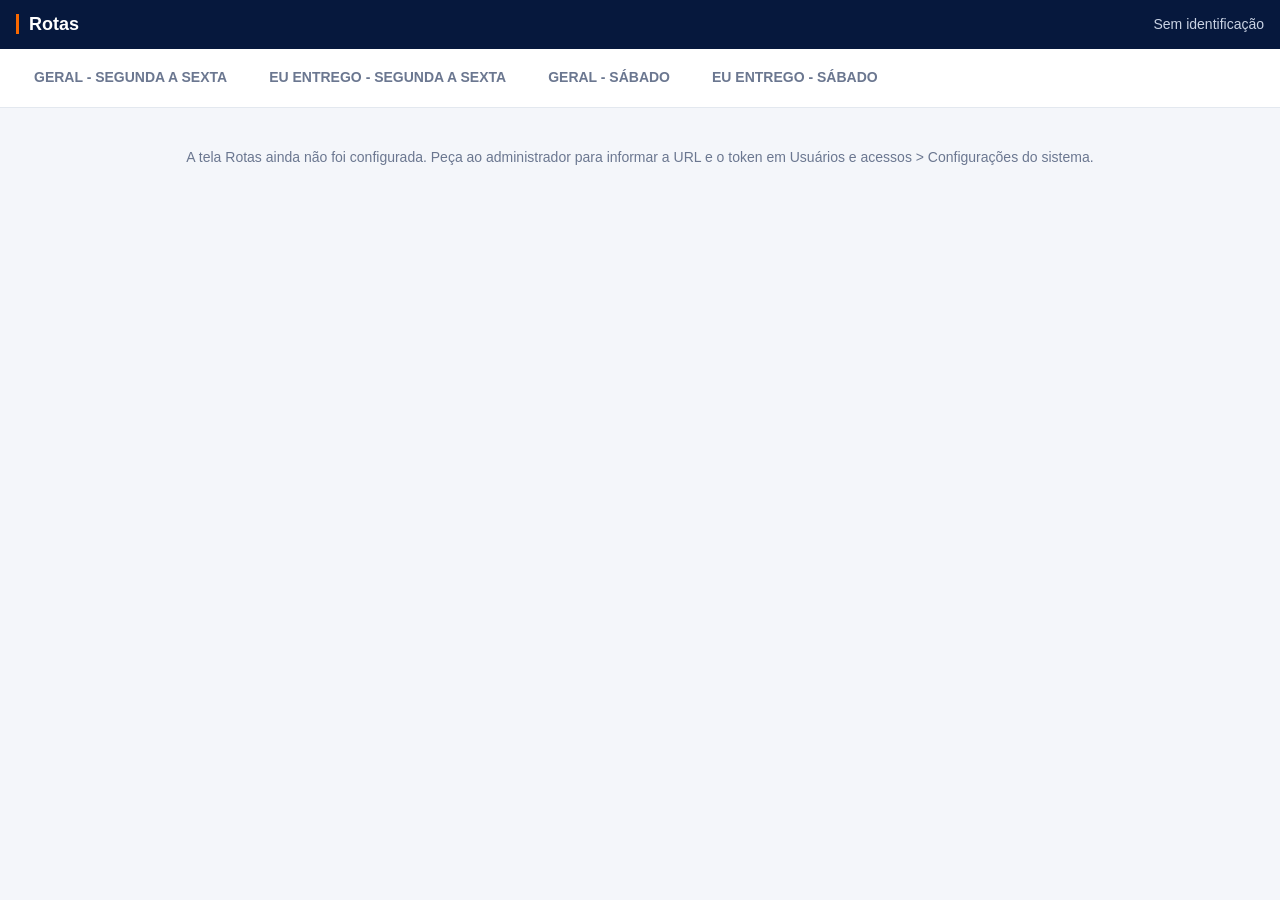
<file: portal/rotas.html>
<!DOCTYPE html>
<html lang="pt-BR">
<head>
<meta charset="utf-8">
<meta name="viewport" content="width=device-width, initial-scale=1">
<title>Rotas | GETLOG</title>
<style>
:root{--nav:#06183D;--lar:#F86800;--bg:#F4F6FA;--tit:#002060;--bd:#E3E8EF;--mut:#6B7790;--ok:#16803C;--er:#C0342B}
*{box-sizing:border-box}
[hidden]{display:none!important}
html,body{overflow-x:hidden}
body{margin:0;background:var(--bg);color:#0E1F45;font:14px/1.4 Inter,'Segoe UI',Arial,sans-serif}
header{background:var(--nav);color:#fff;padding:12px 16px;display:flex;justify-content:space-between;align-items:center;gap:12px}
header h1{margin:0;font-size:18px}
header span{border-left:3px solid var(--lar);padding-left:10px}
thead th.so{cursor:pointer;user-select:none}thead th.so:hover{color:var(--tit)}thead th.so::after{content:attr(data-s);font-size:9px}
main{max-width:none;margin:0;padding:0 16px 12px}
.abas{display:flex;gap:6px;border-bottom:1px solid var(--bd);background:#fff;margin:0 -16px 12px;padding:8px 16px;flex-wrap:wrap}
.aba{padding:11px 18px;border:0;border-radius:12px;background:none;font-weight:600;color:var(--mut);cursor:pointer;white-space:nowrap}
.aba.on{color:#fff;background:var(--tit);box-shadow:0 2px 8px rgba(0,32,96,.25);font-weight:800}
.sub{display:flex;gap:8px;margin:0 0 12px;flex-wrap:wrap}
.stb{padding:7px 14px;border:1px solid var(--bd);background:#fff;border-radius:999px;font-weight:600;color:var(--tit);cursor:pointer}
.stb.on{background:var(--lar);border-color:var(--lar);color:#fff;box-shadow:0 2px 8px rgba(248,104,0,.4);font-weight:800}
.panel{background:#fff;border:1px solid var(--bd);border-radius:12px;padding:14px}
input,select{height:36px;border:1px solid #CBD3DF;border-radius:7px;padding:0 10px;font:inherit;background:#fff;color:#0E1F45}
input:focus,select:focus{outline:0;border-color:var(--tit)}
.fbar{display:grid;grid-template-columns:repeat(4,minmax(0,1fr)) minmax(0,1.1fr) auto;gap:8px;align-items:center;background:#fff;border:1px solid var(--bd);border-radius:10px;padding:8px}
.fbar #q,.fbar #fcep{width:100%;min-width:0}
.fbar #q{grid-column:1/-1;height:46px;font-size:15px;padding:0 14px;border-radius:9px}
@media(max-width:1180px){.fbar{grid-template-columns:repeat(4,minmax(0,1fr))}.fbar #q{grid-column:1/-1}.fbar #fcep{grid-column:span 2}.fbar #limpar{grid-column:span 2;justify-self:end}}
@media(max-width:700px){.fbar{grid-template-columns:repeat(2,minmax(0,1fr))}.fbar #fcep,.fbar #limpar{grid-column:auto}}
.modoee .fbar{grid-template-columns:minmax(0,1fr) minmax(0,1fr) auto}
.modoee .fbar #fcep{grid-column:auto}
.modoee .fbar #limpar{grid-column:auto;justify-self:end}
@media(max-width:700px){.modoee .fbar{grid-template-columns:repeat(2,minmax(0,1fr))}.modoee .fbar #limpar{grid-column:1/-1}}
.dd{position:relative}
.ddb{display:flex;align-items:center;justify-content:space-between;gap:6px;width:100%;border:1px solid #CBD3DF;background:#fff;border-radius:7px;padding:0 10px;height:36px;font-size:13px;color:#2F3F63;white-space:nowrap}
.ddb>span{flex:1;text-align:left}
.ddb:hover{border-color:var(--mut)}
.ddb span{overflow:hidden;text-overflow:ellipsis}
.ddb.on{border-color:var(--tit);background:#E8EDF9;color:var(--tit);font-weight:600}
.ddb .c{background:var(--tit);color:#fff;border-radius:999px;padding:0 6px;font-size:11px;font-weight:700}
.ddb .cv{width:12px;height:12px;opacity:.55;transition:transform .18s ease}
.ddb[aria-expanded="true"] .cv{transform:rotate(180deg)}
.pop{position:absolute;top:calc(100% + 6px);left:0;z-index:60;background:#fff;border:1px solid var(--bd);border-radius:10px;box-shadow:0 12px 36px rgba(6,22,66,.18);min-width:270px}
.pop.r{left:auto;right:0}
.ms-s{padding:8px;border-bottom:1px solid #EDF0F5}
.ms-s input{width:100%;height:34px}
.ms-o{display:flex;gap:6px;padding:8px 10px 0}
.ord{flex:1;border:1px solid #CBD3DF;background:#fff;border-radius:7px;padding:5px 0;font-size:12.5px;font-weight:600;color:var(--mut)}
.ord.on{background:#E8EDF9;border-color:var(--tit);color:var(--tit)}
.ms-a{display:flex;justify-content:space-between;padding:6px 10px;border-bottom:1px solid #EDF0F5}
.lnk{background:none;border:0;color:var(--tit);font-weight:600;font-size:12.5px;padding:2px}
.lnk:hover{text-decoration:underline}
.ms-l{max-height:270px;overflow:auto;padding:4px}
.ms-l label{display:flex;align-items:center;gap:8px;padding:6px 8px;border-radius:6px;font-size:13px;cursor:pointer}
.ms-l label:hover{background:var(--bg)}
.ms-l input{accent-color:var(--tit);width:15px;height:15px;flex:none;padding:0}
.ms-l label span{flex:1;min-width:0;overflow:hidden;text-overflow:ellipsis;white-space:nowrap}
.ms-l label em{font-style:normal;color:var(--mut);font-size:12px}
.ms-e{padding:14px;color:var(--mut);text-align:center;font-size:13px}
.chips{display:flex;gap:6px;flex-wrap:wrap;padding:8px 0 0}
.chips:empty{display:none}
.chip{display:inline-flex;align-items:center;gap:7px;border:1px solid var(--bd);background:#fff;border-radius:999px;padding:4px 8px 4px 10px;font-size:12px;color:#2F3F63}
.chip button{border:0;background:transparent;color:var(--mut);font-weight:700;padding:0;line-height:1}
.chip button:hover{color:var(--er)}
@media(max-width:700px){.dd{position:static}.pop,.pop.r{position:fixed;left:0!important;right:0!important;top:auto;bottom:0;width:auto;min-width:0;height:72%;max-height:none;display:flex;flex-direction:column;border-radius:18px 18px 0 0;border:0;box-shadow:0 0 0 100vmax rgba(6,24,61,.45);z-index:70}.pop .ms-l{max-height:none;flex:1;overflow:auto;padding-bottom:calc(12px + env(safe-area-inset-bottom,0px))}.ms-l label{padding:12px 10px;font-size:15px}.ms-l input{width:20px;height:20px}.ms-l label span{white-space:normal}.ms-a{padding:10px 14px}.ms-s input{height:42px;font-size:16px}.ord{padding:10px 0}}
button{font:inherit;cursor:pointer}
button:disabled{opacity:.55;cursor:default}
.link{background:none;border:0;color:var(--tit);font-weight:600;padding:6px}
.link.u{text-decoration:underline}
.btn{height:40px;padding:0 20px;border:0;border-radius:8px;background:var(--lar);color:#fff;font-weight:700}
.btn.sec{background:#fff;color:var(--tit);border:1px solid #CBD3DF}
.btn.esc{background:var(--nav)}
.tool{display:flex;justify-content:space-between;align-items:center;gap:10px;margin:14px 0 8px;flex-wrap:wrap}
.tool h2{margin:0;font-size:16px;color:var(--tit)}
.tool h2 small{font-weight:400;color:var(--mut);font-size:13px;margin-left:6px}
.tool .dir{display:flex;gap:8px;align-items:center;position:relative;flex-wrap:wrap}
.menu{position:absolute;right:0;top:46px;background:#fff;border:1px solid var(--bd);border-radius:10px;box-shadow:0 8px 24px rgba(6,24,61,.18);min-width:260px;z-index:5;padding:6px}
.menu button{display:block;width:100%;text-align:left;background:none;border:0;padding:10px 12px;border-radius:8px;color:var(--tit);font-weight:600}
.menu button:hover:not(:disabled){background:#EEF3FC}
.alerta{background:#FDECEA;border:1px solid #F5C2BE;border-radius:8px;padding:10px 12px;margin:0 0 8px;color:#8E2A22;display:flex;gap:12px;align-items:center;justify-content:space-between;flex-wrap:wrap}
.faixa{background:#FFF3EA;border:1px solid #FFD9BD;border-radius:8px;padding:8px 12px;margin:0 0 8px;color:var(--tit)}
.tw{overflow-x:hidden;border:1px solid var(--bd);border-radius:10px}
table{border-collapse:collapse;width:100%;background:#fff;font-size:12.5px}
th{position:sticky;top:0;background:#F4F6FA;text-align:left;font-size:12.5px;color:var(--tit);padding:9px 6px;border-bottom:1px solid var(--bd)}
td{padding:7px 6px;border-bottom:1px solid var(--bd);vertical-align:middle;white-space:normal;overflow-wrap:anywhere}
tbody tr{cursor:pointer}
tbody tr:hover{background:#F8FAFD}
tbody tr.sel{background:#EAF1FD}
tbody tr.sel td.c{box-shadow:inset 4px 0 0 var(--tit)}
td.c,th.c{width:44px;text-align:center}
td.c input,th.c input{width:18px;height:18px;padding:0;accent-color:var(--tit)}
.s{font-weight:700;color:var(--tit)}
.m{color:var(--mut)}
.num{text-align:right;white-space:nowrap}
.ce{text-align:center;white-space:nowrap}
th.cmd,td.cmd{text-align:center;min-width:72px;padding-left:14px;padding-right:14px}
.modoee #dds .dd:not(:first-child){display:none}
.endr{background:#DCE8FB;color:#0B2A63;border-radius:5px;padding:2px 7px;font-weight:600}
.cls span{display:inline-block;background:#EEF3FC;border-radius:999px;padding:1px 7px;font-size:11px;margin:1px 4px 1px 0;white-space:nowrap}
.mot{background:var(--bg);border:1px solid var(--bd);border-radius:7px;padding:4px 8px;font-size:12px;font-weight:600;color:var(--tit)}
.mot.alt{font-weight:500}
.mot.sug{border-style:dashed;color:var(--mut);font-weight:500}
.mot.vz{color:var(--mut);font-weight:500}
.noalt .calt,.noalt .sub3{display:none!important}
.sub2{display:none;font-size:11.5px;margin-top:2px}
.compact .sub2{display:block}
.sub3{display:none;margin-top:4px;white-space:nowrap}
.sub3 small{display:block;color:var(--mut);font-size:11px;margin-bottom:2px}
.compact2 .sub3{display:block}
.compact2 .calt{display:none}
.sub4{display:none!important}
.ult{font-size:11px;color:var(--mut);margin-top:3px;white-space:normal;line-height:1.25}
.compact3 .cmd{display:none}
.compact3 .sub4{display:inline-block!important;background:none!important;color:var(--mut)!important}
.compact .ccl,.compact .cb,.compact .cc,.compact .cp{display:none}
.tag{display:inline-block;color:#fff;font-size:12px;font-weight:800;letter-spacing:.06em;padding:4px 10px;border-radius:6px;margin-bottom:8px}
.tag.o{background:var(--lar)}
.tag.a{background:var(--tit)}
#dt{font-size:20px;font-weight:800;color:var(--tit);line-height:1.2}
#dsub{margin-top:4px;color:#4A5872;font-size:13.5px}
#dsub b{color:var(--tit)}
.dl.o{border-top:6px solid var(--lar)}
.dl.a{border-top:6px solid var(--tit)}
.dh{display:flex;justify-content:space-between;align-items:flex-start;gap:12px}
.xb{border:0;background:none;font-size:24px;line-height:1;color:var(--mut);padding:0 4px;margin:-4px -4px 0 0}
.xb:hover{color:var(--tit)}
#dx{height:48px;font-size:15px;width:100%}
.mot.sem{background:#FDECEA;border-color:#F5C2BE;color:var(--er)}
.pag{display:flex;justify-content:space-between;align-items:center;gap:10px;margin:10px 0 0;color:var(--mut);flex-wrap:wrap}
.pag select{width:auto;height:36px}
.pag .dir{display:flex;gap:8px;align-items:center}
.vazio{padding:28px;text-align:center;color:var(--mut)}
body{padding-bottom:84px}
.acao{position:fixed;left:0;right:0;bottom:0;background:#fff;border-top:1px solid var(--bd);padding:12px 16px;display:flex;gap:12px;justify-content:center;align-items:center;z-index:4}
dialog{border:0;border-radius:14px;width:min(560px,calc(100vw - 24px));padding:0;max-height:88vh}
dialog::backdrop{background:rgba(6,24,61,.5)}
.dl{padding:16px;display:flex;flex-direction:column;gap:10px;max-height:88vh}
.lista{overflow:auto;flex:1;min-height:260px}
.op{padding:11px 10px;border-radius:8px;cursor:pointer;display:flex;justify-content:space-between;gap:8px}
.op:hover{background:#EEF3FC}
.op small{color:var(--mut)}
.gr{font-size:11px;font-weight:700;letter-spacing:.07em;text-transform:uppercase;color:var(--lar);padding:8px 10px 2px}
#toast{position:fixed;left:50%;bottom:90px;transform:translateX(-50%);background:var(--nav);color:#fff;padding:12px 16px;border-radius:10px;display:none;gap:14px;align-items:center;max-width:92vw;z-index:9}
#toast.er{background:var(--er)}
#toast button{background:none;border:0;color:#FFB27A;font-weight:700;text-decoration:underline}

@media(max-width:760px){
.abas{margin:0 -16px 10px;padding:6px 8px;display:grid;grid-template-columns:1fr 1fr;gap:6px;border-bottom:0}
.aba{padding:10px 6px;border:1px solid var(--bd);border-radius:10px;font-size:12px;white-space:normal;line-height:1.25}
.aba.on{border-color:var(--tit);box-shadow:0 2px 8px rgba(0,32,96,.3)}
.tool .dir .btn{flex:1 1 45%;padding:0 10px;font-size:13px}
.tw{border:0;border-radius:0;background:transparent}
table,tbody{display:block;background:transparent}
thead{display:none}
tbody tr{display:grid;grid-template-columns:36px minmax(0,1fr);gap:8px 6px;background:#fff;border:1px solid var(--bd);border-radius:12px;margin:0 0 10px;padding:12px 10px}
tbody tr.sel{background:#EAF1FD;border-color:var(--tit);box-shadow:0 0 0 1px var(--tit)}
tbody tr.sel td.c{box-shadow:none}
.mot{white-space:normal;text-align:left;overflow-wrap:anywhere;line-height:1.25}
.modoee td[data-l].nm{flex-direction:column;gap:4px}
.modoee td[data-l].nm .mot{width:100%}
td{display:block;border:0;padding:0;grid-column:2;min-width:0}
td.c{grid-column:1;grid-row:1/span 6;text-align:left;width:auto;padding-top:2px}
td.c input{width:24px;height:24px}
td.s{font-size:15px}
.sub2{font-size:13px;margin-top:3px}
.endr{display:inline-block;font-size:14px}
td .mot{width:100%;min-height:42px;text-align:left;font-size:14px}
.sub3{margin-top:8px}
.modoee td[data-l]{display:flex;justify-content:space-between;gap:10px;font-size:13.5px}
.modoee td[data-l]::before{content:attr(data-l);color:var(--mut);font-size:11.5px;font-weight:600;text-transform:uppercase;flex:none}
.modoee td[data-l] .mot{width:auto;min-height:36px}
.vazio{display:block;grid-column:1/-1}
.pag .btn{height:44px}
body{padding-bottom:140px}
.acao{left:10px;right:10px;bottom:calc(10px + env(safe-area-inset-bottom,0px));border:1px solid var(--bd);border-radius:14px;box-shadow:0 8px 28px rgba(6,24,61,.28);padding:10px;display:grid;grid-template-columns:1fr 1fr;gap:8px}
.acao b{grid-column:1/-1;text-align:center;color:var(--tit);font-size:14px}
.acao .btn{width:100%;height:44px;padding:0 8px;font-size:14px;white-space:nowrap}
}
</style>
</head>
<body>
<header><h1><span>Rotas</span></h1><div id="usr" class="m" style="color:#C9D2E3"></div></header>
<main>
<div class="abas"><button class="aba" data-b="semana">GERAL - SEGUNDA A SEXTA</button><button class="aba" data-b="ee">EU ENTREGO - SEGUNDA A SEXTA</button><button class="aba" data-b="sabado">GERAL - SÁBADO</button><button class="aba" data-b="ee_sabado">EU ENTREGO - SÁBADO</button></div>
<div id="msg" class="vazio" hidden></div>
<div id="painel" hidden>

<div class="fbar"><input id="q" type="search" placeholder="Buscar seller, rua, bairro, CEP ou cidade" autocomplete="off"><span id="dds" style="display:contents"></span><input id="fcep" type="search" inputmode="numeric" placeholder="CEP começa com" autocomplete="off"><button class="link u" id="limpar">Limpar tudo</button></div>
<div class="chips" id="chips"></div>
<div class="tool">
<h2>Lista de sellers <small id="cont"></small></h2>
<div class="dir">
<button class="btn sec" id="exportar">Exportar</button>
<button class="btn sec" id="sinc">Sincronizar com a planilha</button>
<button class="btn sec" id="gsug">Gravar alternativos sugeridos</button>
<button class="btn esc" id="atrib">Atribuir motoristas &#9662;</button>
<div class="menu" id="menu" hidden><button id="m1"></button><button id="m2"></button><button id="m3"></button></div>
</div>
</div>
<div class="alerta" id="alerta" hidden></div>
<div class="faixa" id="faixa" hidden></div>
<div class="tw"><table><thead><tr><th class="c"><input type="checkbox" id="tudo" title="Selecionar os sellers desta página"></th><th>Seller</th><th class="ccl">Clientes</th><th>Endereço</th><th class="cb">Bairro</th><th class="cc">Cidade</th><th class="cp">CEP</th><th class="ce cmd">Média</th><th>Motorista</th></tr></thead><tbody id="lista"></tbody></table></div>
<div class="pag"><span id="pinfo"></span><span class="dir"><label for="tam">Por página</label><select id="tam"><option>50</option><option selected>100</option><option>200</option><option>500</option></select><button class="btn sec" id="ant">Anterior</button><span id="pn"></span><button class="btn sec" id="prox">Próxima</button></span></div>
</div>
</main>
<div class="acao" id="acao" hidden><b id="nsel"></b><button class="btn" id="trocar"></button><button class="btn sec" id="lsel">Limpar seleção</button></div>
<dialog id="dlg"><div class="dl">
<div class="dh"><div><span id="dtag" class="tag"></span><div id="dt"></div><div id="dsub"></div></div><button class="xb" id="dxx" aria-label="Fechar">&times;</button></div>
<input id="dq" type="search" placeholder="Digite parte do nome do motorista" autocomplete="off">
<button class="btn sec" id="dalt" hidden></button>
<div class="lista" id="dl"></div>
<button class="btn sec" id="dx">Cancelar</button>
</div></dialog>
<div id="fila" hidden style="position:fixed;left:12px;bottom:12px;z-index:50;background:#b45309;color:#fff;padding:8px 12px;border-radius:8px;font:600 13px system-ui;cursor:pointer" title="Clique para enviar agora"></div>
<div id="toast"><span id="tm"></span><button id="tu">Desfazer</button></div>
<script>
const PP=(()=>{try{return window.parent!==window?window.parent:null}catch(e){return null}})();
const CP=(PP&&PP.GETLOG_ROTAS)||{};
const CFG={api:CP.api||'COLE_AQUI_A_URL_DO_WEB_APP',token:CP.token||'COLE_AQUI_O_TOKEN',usuarioPortal:()=>window.GETLOG_USUARIO||(PP&&PP.GETLOG_USUARIO)||localStorage.getItem('getlog_usuario')};
const CONFIGURADO=/^https:\/\/script\.google(usercontent)?\.com\//.test(CFG.api)&&CFG.token.indexOf('COLE_AQUI')<0;
// Chamada ao Apps Script com limite de tempo e novas tentativas (só quando é seguro repetir)
async function chamar(url,opt,tent,tmo){
  let ult;
  for(let i=0;i<=tent;i++){
    const ac=new AbortController(),t=setTimeout(()=>ac.abort(),tmo);
    try{
      const x=await fetch(url,{...opt,signal:ac.signal});
      if(!x.ok)throw new Error('http '+x.status);
      return await x.json();
    }catch(e){ult=e;if(i<tent)await new Promise(ok=>setTimeout(ok,800*(i+1)))}
    finally{clearTimeout(t)}
  }
  throw ult;
}
const $=id=>document.getElementById(id);
const norm=s=>String(s==null?'':s).normalize('NFD').replace(/[̀-ͯ]/g,'').toLowerCase();
const esc=s=>String(s==null?'':s).replace(/[&<>"']/g,c=>({'&':'&amp;','<':'&lt;','>':'&gt;','"':'&quot;',"'":'&#39;'}[c]));
// Motorista sempre exatamente como está na IMILE (mesmo texto que vai para a planilha)
const curto=m=>m?String(m):'Sem motorista';
// Endereço padrão Google Maps: "Rua Nome, 123 - Apto 31" (sem bairro, cidade, UF e CEP)
const UFS='ac al ap am ba ce df es go ma mt ms mg pa pb pr pe pi rj rn rs ro rr sc sp se to'.split(' ');
const TIPOS={r:'Rua',rua:'Rua',av:'Av.',avenida:'Av.',al:'Alameda',alameda:'Alameda',tv:'Travessa',trav:'Travessa',travessa:'Travessa',pca:'Praça',praca:'Praça',pc:'Praça',est:'Estrada',estrada:'Estrada',rod:'Rodovia',rodovia:'Rodovia',lgo:'Largo',largo:'Largo'};
const CMP={bloco:'Bl.',blc:'Bl.',bl:'Bl.',apartamento:'Apto',apto:'Apto',apt:'Apto',ap:'Apto',casa:'Casa',cs:'Casa',sala:'Sala',sl:'Sala',loja:'Loja',lj:'Loja',conjunto:'Conj.',conj:'Conj.',cj:'Conj.',andar:'Andar',galpao:'Galpão',quadra:'Qd.',qd:'Qd.',lote:'Lt.',lt:'Lt.',fundos:'Fundos',terreo:'Térreo',torre:'Torre'};
const MIN=new Set(['de','da','do','das','dos','e']);
function titulo(s){return s.toLowerCase().split(/\s+/).filter(Boolean).map((w,i)=>{if(i&&MIN.has(w))return w;if(/^(ii|iii|iv|jk)$/.test(w))return w.toUpperCase();return w.replace(/(^|[-'.(])([a-zà-ÿ])/g,(m,a,b)=>a+b.toUpperCase())}).join(' ')}
function endPadrao(end,bairro,cidade){
  let s=String(end==null?'':end).replace(/\s+/g,' ').trim();if(!s)return '';
  const nb=norm(bairro).trim(),nc=norm(cidade).trim(),n1=x=>norm(x).replace(/[^a-z0-9 ]/g,'').trim();
  s=s.replace(/\b\d{5}-?\d{3}\b/g,'').replace(/,?\s*\bbrasil\b/ig,'');
  const seg=s.split(/\s*(?:,|;|\s[-–—]\s)\s*/).map(x=>x.trim()).filter(Boolean).filter((x,i)=>!i||!(n1(x)===nb||n1(x)===nc||UFS.includes(n1(x))));
  if(!seg.length)return '';
  let tok=seg.join(' ').split(' ').filter(Boolean);
  for(let r=0;r<3;r++)for(const nm of [nc,nb]){const nt=nm.split(' ').filter(Boolean);if(!nt.length||tok.length<=nt.length+1)continue;
    const fim=tok.slice(-nt.length).map(x=>n1(x));if(fim.join(' ')===nt.join(' ')&&!/\d/.test(nm))tok=tok.slice(0,-nt.length)}
  while(tok.length>2&&UFS.includes(n1(tok[tok.length-1]))&&/^[A-Z]{2}$/.test(tok[tok.length-1]))tok.pop();
  // número: 1º número (ou s/n) depois do nome da rua que não seja km
  let i=tok.findIndex((x,k)=>k>0&&/^(\d+[a-z]?|s\/?n|n[º°o]\.?\d*)$/i.test(x)&&!/^km\.?$/i.test(tok[k-1]));
  let rua=tok,num='',resto=[];
  if(i>0){
    rua=tok.slice(0,i);num=tok[i].replace(/^n[º°o]\.?/i,'')||'';
    if(!num&&tok[i+1]&&/^\d+/.test(tok[i+1]))num=tok[++i];
    resto=tok.slice(i+1);
  }
  const t=norm(rua[0]).replace(/[^a-z]/g,'');
  if(TIPOS[t]&&rua.length>1)rua=[TIPOS[t]].concat(rua.slice(1));
  let r=titulo(rua.join(' ')).replace(/^Av\.? /,'Av. ');
  // complemento: palavras-chave abreviadas; o que sobrar (bairro/cidade repetidos) sai
  const comp=[];
  for(let k=0;k<resto.length;k++){
    const w=norm(resto[k]).replace(/[^a-z]/g,''),ab=CMP[w];
    if(ab){let c=ab;if(w==='fundos'||w==='terreo'){comp.push(ab);continue}
      while(k+1<resto.length&&/^[a-z]?\d+[a-z]?$|^[a-z]$/i.test(resto[k+1])&&!CMP[norm(resto[k+1]).replace(/[^a-z]/g,'')]){c+=' '+resto[++k].toUpperCase();break}
      comp.push(c)}
    else break;
  }
  num=/^s\/?n$/i.test(num)?'s/n':num.toUpperCase();
  return r+(num?', '+num:'')+(comp.length?' - '+comp.join(', '):'');
}
const BASES_OK=['semana','sabado','ee','ee_sabado'];
const S={base:BASES_OK.includes(localStorage.getItem('rotas_base'))?localStorage.getItem('rotas_base'):'semana',linhas:[],mots:[],sel:new Set(),q:'',f:{mot:new Set(),cli:new Set(),cid:new Set(),bai:new Set()},fcep:'',st:'todos',pop:null,pq:'',ord:{mot:'az',cli:'az',cid:'az',bai:'az'},pag:1,os:null,lim:100,ult:-1,desfazer:null};
let usuario=CFG.usuarioPortal();
if(!usuario){usuario=prompt('Seu nome para registrar as alterações:')||'Sem identificação';localStorage.setItem('getlog_usuario',usuario)}
$('usr').textContent=usuario;
const h=location.hash.match(/motorista=([^&]+)/);
if(h)S.f.mot.add(decodeURIComponent(h[1]));
function aplicar(r){
  const MA=x=>String(x==null?'':x).trim().toUpperCase();
  S.linhas=r.linhas.map(l=>({...l,seller:MA(l.seller),cep:String(l.cep==null?'':l.cep),endereco:endPadrao(l.endereco,l.bairro,l.cidade),enderecoOrig:l.endereco==null?'':l.endereco,bairro:l.bairro==null?'':titulo(String(l.bairro)),cidade:l.cidade==null?'':titulo(String(l.cidade)),clientes:(l.clientes||[]).map(MA),motorista:l.motorista||'',alt:l.alternativo||'',_b:norm([l.seller,l.sid||'',l.endereco,l.bairro,l.cep,l.cidade].join(' '))}));
  S.mots=r.motoristas||[];S.veic=r.veiculos||null;S.cols=Array.isArray(r.colunas)?r.colunas:null;
  // Ranking de motoristas por região (CEP de 5 dígitos, bairro, cidade): base das sugestões
  const reg={cep:{},bai:{},cid:{}};
  S.linhas.forEach(l=>{if(!l.motorista)return;const k=chaveReg(l);for(const t in reg)if(k[t]){const o=reg[t][k[t]]=reg[t][k[t]]||{};o[l.motorista]=(o[l.motorista]||0)+1}});
  S.reg=reg;S.rk={};
  contaEnd();
}
function aplicar0(){const reg={cep:{},bai:{},cid:{}};S.linhas.forEach(l=>{if(!l.motorista)return;const k=chaveReg(l);for(const t in reg)if(k[t]){const o=reg[t][k[t]]=reg[t][k[t]]||{};o[l.motorista]=(o[l.motorista]||0)+1}});S.reg=reg;S.rk={}}
function chaveReg(l){return {cep:l.cep.replace(/\D/g,'').slice(0,5),bai:norm(l.bairro),cid:norm(l.cidade)}}
// Motoristas da região do seller, do que mais atende para o que menos atende (sem o motorista oficial dele)
function rankRegiao(l){
  const k=chaveReg(l);
  for(const t of ['cep','bai','cid']){
    if(!k[t])continue;const c=S.reg[t][k[t]];if(!c)continue;
    const id=t+k[t];
    const lista=(S.rk[id]=S.rk[id]||Object.keys(c).sort((a,b)=>c[b]-c[a])).filter(m=>m!==l.motorista&&S.mots.includes(m));
    if(lista.length)return lista;
  }
  return [];
}
const altSug=l=>l.alt?'':(rankRegiao(l)[0]||'');
// Como nas outras telas: qualquer clique aqui dentro recolhe o menu lateral do portal
addEventListener('click',()=>{try{parent!==window&&parent.GL_SIDE_HIDE&&parent.GL_SIDE_HIDE()}catch(e){}},true);
// Cópia só da sessão desta aba (some ao fechar o navegador): a tela abre na hora e atualiza em segundo plano
const CK=(b=S.base)=>'rotas_cache4_'+b;
async function buscar(){
  const b=S.base;
  const r=await chamar(CFG.api+'?token='+encodeURIComponent(CFG.token)+'&base='+b,{},2,30000);
  if(r.erro||!Array.isArray(r.linhas))throw new Error(r.erro||'resposta inválida');
  if(b!==S.base)return false;
  aplicar(r);reaplicarFila();
  S.em=Date.now();
  try{sessionStorage.setItem(CK(b),JSON.stringify({colunas:r.colunas||null,linhas:r.linhas,motoristas:r.motoristas,veiculos:r.veiculos||null}))}catch(e){}
  return true;
}
// Atualização silenciosa: mantém busca, filtro e seleção; nunca roda durante um salvamento
async function recarregar(){
  if(S.ocupado||!CONFIGURADO)return;
  try{if(!await buscar())return}catch(e){return}
  const ks=new Set(S.linhas.map(l=>l.k));[...S.sel].forEach(k=>ks.has(k)||S.sel.delete(k));
  desenharFiltros();desenhar();
}
function mostrar(msg){
  $('msg').innerHTML=msg||'';$('msg').hidden=!msg;$('painel').hidden=!!msg;$('acao').hidden=true;
}
async function carregar(){
  if(!CONFIGURADO){mostrar('A tela Rotas ainda não foi configurada. Peça ao administrador para informar a URL e o token em Usuários e acessos &gt; Configurações do sistema.');return}
  S.sel.clear();S.pag=1;
  let rapido=false;
  try{const c=JSON.parse(sessionStorage.getItem(CK())||'null');if(c&&Array.isArray(c.linhas)){aplicar(c);reaplicarFila();rapido=true;mostrar('');desenharFiltros();desenhar();S.em=Date.now()-240000}}catch(e){}
  if(!rapido)mostrar('Carregando...');
  try{
    if(!await buscar())return;
  }catch(e){if(rapido)return;mostrar('Não foi possível carregar os dados. Confira a conexão e tente de novo.<br><button class="btn sec" id="tent" style="margin-top:12px">Tentar de novo</button>');$('tent').onclick=carregar;return}
  mostrar('');desenharFiltros();desenhar();
}
// Filtros de seleção múltipla (mesmo modelo da Performance): pesquisar, selecionar todos/limpar, contagem que respeita os outros filtros
const FILTROS=[['mot','Motorista'],['cli','Cliente'],['cid','Cidade'],['bai','Bairro']];
const SEMV={mot:'',cli:'Sem cliente',cid:'Sem cidade',bai:'Sem bairro'};
const valores=(k,l)=>k==='mot'?[l.motorista||'']:k==='cli'?(l.clientes.length?l.clientes:['Sem cliente']):k==='cid'?[l.cidade||'Sem cidade']:[l.bairro||'Sem bairro'];
const rotuloV=(k,v)=>k==='mot'?curto(v):v;
function passa(l,skip){
  const t=norm(S.q).split(/\s+/).filter(Boolean);
  for(const [k] of FILTROS){if(k===skip||!S.f[k].size)continue;if(!valores(k,l).some(v=>S.f[k].has(v)))return false}
  if(S.fcep&&!l.cep.replace(/\D/g,'').startsWith(S.fcep.replace(/\D/g,'')))return false;
  if(skip!=='st'){if(S.st==='sem'&&l.motorista)return false;if(S.st==='com'&&!l.motorista)return false}
  return t.every(x=>l._b.includes(x));
}
function filtradas(){
  const dg=x=>String(x||'').replace(/\D/g,''),ee=S.base.startsWith('ee'),ec=ee?eeCols():null,o=S.os;
  const ek=l=>l._ek||norm(l.endereco||''),base=(a,b)=>dg(a.cep).localeCompare(dg(b.cep))||ek(a).localeCompare(ek(b),'pt-BR')||a.seller.localeCompare(b.seller,'pt-BR');
  const val=l=>{const i=o.c-1;if(ee)return eeVals(l,ec)[i]||'';return [l.seller,l.clientes.join(' '),l.endereco,l.bairro,l.cidade,dg(l.cep),l.media||0,curto(l.motorista)][i]};
  return S.linhas.filter(l=>passa(l)).sort((a,b)=>{
    if(o&&o.c){const x=val(a),y=val(b),r=(typeof x==='number'&&typeof y==='number')?x-y:String(x).localeCompare(String(y),'pt-BR',{numeric:true});if(r)return r*o.d}
    return base(a,b)});
}
document.addEventListener('click',e=>{const th=e.target.closest('thead th');if(!th||th.cellIndex<1||e.target.closest('input'))return;
  const c=th.cellIndex;S.os=S.os&&S.os.c===c?(S.os.d===1?{c,d:-1}:null):{c,d:1};S.pag=1;desenhar()});
function opcoesDe(k){
  const m=new Map();
  S.linhas.forEach(l=>{if(passa(l,k))valores(k,l).forEach(v=>m.set(v,(m.get(v)||0)+1))});
  S.f[k].forEach(v=>{if(!m.has(v))m.set(v,0)});
  const sg=S.ord[k]==='za'?-1:1;
  return [...m.entries()].sort((a,b)=>sg*rotuloV(k,a[0]).localeCompare(rotuloV(k,b[0]),'pt-BR'));
}
function popHTML(k){
  const q=norm(S.pq),todas=opcoesDe(k),lista=q?todas.filter(([v])=>norm(rotuloV(k,v)).includes(q)):todas;
  const itens=lista.map(([v,c])=>'<label><input type="checkbox" data-v="'+esc(v)+'"'+(S.f[k].has(v)?' checked':'')+'><span>'+esc(rotuloV(k,v))+'</span><em>'+c+'</em></label>').join('');
  return '<div class="pop'+(k==='cid'||k==='bai'?' r':'')+'" role="listbox" aria-multiselectable="true"><div class="ms-s"><input id="msq" type="search" placeholder="Pesquisar" value="'+esc(S.pq)+'" autocomplete="off"></div><div class="ms-o"><button class="ord'+(S.ord[k]!=='za'?' on':'')+'" data-ord="az">A-Z</button><button class="ord'+(S.ord[k]==='za'?' on':'')+'" data-ord="za">Z-A</button></div><div class="ms-a"><button class="lnk" data-ms="all">Selecionar '+(q?'resultados':'todos')+'</button><button class="lnk" data-ms="none">Limpar</button></div><div class="ms-l">'+(itens||'<div class="ms-e">Nenhuma opção encontrada</div>')+'</div></div>';
}
const CV='<svg class="cv" viewBox="0 0 24 24" fill="none" stroke="currentColor" stroke-width="2.2" stroke-linecap="round" stroke-linejoin="round"><path d="M6 9l6 6 6-6"/></svg>';
function desenharFiltros(){
  $('dds').innerHTML=FILTROS.map(([k,r])=>{const n=S.f[k].size;return '<div class="dd"><button class="ddb'+(n?' on':'')+'" data-pop="'+k+'" aria-haspopup="listbox" aria-expanded="'+(S.pop===k)+'"><span>'+r+'</span>'+(n?'<b class="c">'+n+'</b>':'')+CV+'</button>'+(S.pop===k?popHTML(k):'')+'</div>'}).join('');
  const ch=[];FILTROS.forEach(([k,r])=>S.f[k].forEach(v=>ch.push('<span class="chip"><b>'+r+':</b> '+esc(rotuloV(k,v))+'<button data-chip="'+k+'" data-v="'+esc(v)+'" aria-label="Remover filtro">&times;</button></span>')));
  $('chips').innerHTML=ch.join('');
  const pp=document.querySelector('.pop');
  if(pp){pp.classList.remove('r');if(pp.getBoundingClientRect().right>innerWidth-8)pp.classList.add('r')}
  const q=$('msq');if(q&&S.foco){q.focus();q.setSelectionRange(q.value.length,q.value.length)}
}
// Sugestão por região: o motorista que mais atende o mesmo CEP (5 dígitos), depois o mesmo bairro, depois a mesma cidade
function sugestoes(){
  const reg={cep:{},bai:{},cid:{}},kk=l=>({cep:l.cep.replace(/\D/g,'').slice(0,5),bai:norm(l.bairro),cid:norm(l.cidade)});
  S.linhas.forEach(l=>{if(!l.motorista)return;const k=kk(l);for(const t in reg)if(k[t]){const o=reg[t][k[t]]=reg[t][k[t]]||{};o[l.motorista]=(o[l.motorista]||0)+1}});
  const top=o=>o?Object.keys(o).sort((a,b)=>o[b]-o[a])[0]:'';
  const out=[];
  S.linhas.forEach(l=>{if(l.motorista)return;const k=kk(l),m=(k.cep&&top(reg.cep[k.cep]))||(k.bai&&top(reg.bai[k.bai]))||(k.cid&&top(reg.cid[k.cid]));if(m&&S.mots.includes(m))out.push({k:l.k,motorista:m})});
  return out;
}
const plural=(n,a,b)=>n+' '+(n===1?a:b);
// Cada cliente com a sua cor (fixa por nome; nomes novos recebem uma cor da paleta de forma estável)
const PAL=[['#E3E6EB','#2B3240'],['#FFE2C7','#9A4A00'],['#D4F1EE','#0B5D57'],['#FFDCD8','#A52A1F'],['#FFF1B8','#6E5300'],['#EADDFB','#53288F'],['#FFD9EC','#9B1C63'],['#D9F2D5','#1F6B22'],['#EBDDD2','#5C3A21'],['#ECF5C2','#4B5E00']];
const COR_CLI={SHEIN:0,KWAI:1,TIKTOK:2,SHOPEE:3,'MERCADO LIVRE':4,ML:4,AMAZON:5};
function corCli(c){const k=norm(c).toUpperCase().trim();let i=COR_CLI[k];if(i===undefined){let h=0;for(const ch of k)h=(h*31+ch.charCodeAt(0))>>>0;i=h%PAL.length}return PAL[i]}
const chip=c=>{const [bg,fg]=corCli(c);return '<span style="background:'+bg+';color:'+fg+'">'+esc(c)+'</span>'};
// Mesmo local mesmo escrito diferente (Rua/R., abreviado, complemento): rua + número + CEP de 5 dígitos
function chaveEnd(l){
  const t=norm(l.endereco).replace(/[^a-z0-9]+/g,' ').trim().split(' ').filter(Boolean);
  const tipo=new Set(['rua','r','av','avenida','al','alameda','tv','travessa','pca','praca','estrada','est','rodovia','rod','largo','lgo']);
  const i=t.findIndex(x=>/^\d+$/.test(x));if(i<1)return '';
  const rua=t.slice(0,i).filter(x=>!tipo.has(x)).slice(0,2).map(x=>x.slice(0,5)).join(' ');
  const cep=l.cep.replace(/\D/g,'').slice(0,5);
  return rua?rua+'|'+t[i]+'|'+cep:'';
}
function contaEnd(){const c={};S.linhas.forEach(l=>{l._ek=chaveEnd(l);if(l._ek)c[l._ek]=(c[l._ek]||0)+1});S.ends=c}
const endHTML=l=>{const n=l._ek&&S.ends[l._ek]>1?S.ends[l._ek]:0;return n?'<span class="endr" title="'+n+' sellers neste endereço">'+esc(l.endereco)+'</span>':esc(l.endereco)};
const ultHTML=l=>{return '';if(!l.ult)return '';const d=new Date(l.ult.t),hj=d.toDateString()===new Date().toDateString(),hh=d.toLocaleTimeString('pt-BR',{hour:'2-digit',minute:'2-digit'});return '<div class="ult" title="Antes: '+esc(l.ult.a||'sem motorista')+'">&#9998; '+(hj?'hoje':'ontem')+' '+hh+' &middot; '+esc(l.ult.u)+'</div>'};
function celAlt(l){
  if(l.alt)return '<button class="mot alt" data-ua="1">'+esc(curto(l.alt))+'</button>';
  const g=altSug(l);
  return g?'<button class="mot sug" data-ua="1" title="Sugerido pela região. Clique para gravar ou trocar">'+esc(curto(g))+'</button>':'<button class="mot vz" data-ua="1">Definir</button>';
}
function ajusta(){
  // Tudo na tela, sem cortar nem quebrar texto: se não couber em colunas separadas, bairro, cidade, CEP e clientes passam para uma segunda linha
  const t=$('lista').closest('table'),w=t.parentElement;
  t.classList.remove('compact','compact2','compact3');
  if(matchMedia('(max-width:760px)').matches){t.classList.add('compact','compact2','compact3');return}
  if(w.scrollWidth>w.clientWidth+1)t.classList.add('compact');
  if(w.scrollWidth>w.clientWidth+1)t.classList.add('compact2');
  if(w.scrollWidth>w.clientWidth+1)t.classList.add('compact3');
}
addEventListener('resize',()=>ajusta());
const EE_PAD=['SELLER ID','CEP','CPF DO MOTORISTA','PLACA DO VEÍCULO','NOME DO MOTORISTA'];
const EE_CE=['SELLER ID','CEP','CPF DO MOTORISTA','PLACA DO VEICULO'];
function eeCols(){
  const cab=S.cols&&S.cols.length?S.cols:EE_PAD,N=cab.map(norm),i=n=>N.indexOf(norm(n));
  return {cab,ce:N.map(n=>EE_CE.some(x=>norm(x)===n)),ix:{id:i('SELLER ID'),cep:i('CEP'),cpf:i('CPF DO MOTORISTA'),placa:i('PLACA DO VEICULO'),nome:i('NOME DO MOTORISTA')}};
}
function eeVals(l,ec){
  const v=Array.isArray(l.v)&&l.v.length===ec.cab.length?l.v.slice():ec.cab.map(()=>'');
  const put=(i,x)=>{if(i>=0)v[i]=x==null?'':String(x)};
  const nm=ec.cab.map(norm),ix=n=>nm.indexOf(n),ie=ix('endereco'),ib=ix('bairro'),ic=ix('cidade'),is=ix('seller name');
  if(ie>=0)v[ie]=endPadrao(v[ie],ib>=0?v[ib]:l.bairro,ic>=0?v[ic]:l.cidade);
  if(ib>=0)v[ib]=titulo(v[ib]);if(ic>=0)v[ic]=titulo(v[ic]);if(is>=0)v[is]=String(v[is]).trim().toUpperCase();
  put(ec.ix.id,l.k);put(ec.ix.cep,l.cep);put(ec.ix.cpf,l.cpf);put(ec.ix.placa,l.placa);put(ec.ix.nome,l.motorista);
  return v;
}
function desenhar(){
  document.body.classList.toggle('modoee',S.base.startsWith('ee'));
  $('lista').closest('table').classList.toggle('noalt',S.base.startsWith('ee'));
  document.querySelectorAll('.aba').forEach(a=>a.classList.toggle('on',a.dataset.b===S.base));
  const base=S.linhas.filter(l=>passa(l,'st')),nSem=base.filter(l=>!l.motorista).length;
  const rot={todos:'Todos ('+base.length+')',sem:'Sem motorista ('+nSem+')',com:'Com motorista ('+(base.length-nSem)+')'};
  document.querySelectorAll('.stb').forEach(b=>{b.textContent=rot[b.dataset.st];b.classList.toggle('on',b.dataset.st===S.st)});
  const f=filtradas(),np=Math.max(1,Math.ceil(f.length/S.lim));
  if(S.pag>np)S.pag=np;
  const ini=(S.pag-1)*S.lim,vis=f.slice(ini,ini+S.lim);
  S.vis=vis;
  $('cont').textContent='Exibindo '+vis.length+' de '+f.length+(f.length===1?' resultado':' resultados');
  const tb=$('lista').closest('table'),hr=tb.tHead.rows[0],ee=S.base.startsWith('ee');
  if(!S.thG)S.thG=[...hr.cells].slice(1).map(c=>c.outerHTML).join('');
  const ec=ee?eeCols():null,mk=ee?'ee:'+ec.cab.join('|'):'g';
  if(hr.dataset.m!==mk){while(hr.cells.length>1)hr.deleteCell(1);hr.insertAdjacentHTML('beforeend',ee?ec.cab.map((c,i)=>'<th'+(ec.ce[i]?' class="ce"':'')+'>'+esc(c)+'</th>').join(''):S.thG);hr.dataset.m=mk}
  [...hr.cells].forEach((c,i)=>{c.classList.toggle('so',i>0);c.dataset.s=S.os&&S.os.c===i?(S.os.d===1?' ▲':' ▼'):''});
  if(ee)$('lista').innerHTML=vis.map(l=>{const v=eeVals(l,ec);return '<tr data-k="'+esc(l.k)+'" class="'+(S.sel.has(l.k)?'sel':'')+'"><td class="c"><input type="checkbox"'+(S.sel.has(l.k)?' checked':'')+'></td>'+v.map((x,i)=>i===ec.ix.nome?'<td data-l="'+esc(ec.cab[i])+'" class="nm"><button class="mot'+(x?'':' sem')+'" data-um="1">'+esc(x)+'</button>'+ultHTML(l)+'</td>':'<td data-l="'+esc(ec.cab[i])+'" class="'+(i===ec.ix.id?'s':'m')+(ec.ce[i]?' ce':'')+'">'+esc(x)+'</td>').join('')+'</tr>'}).join('')||'<tr><td colspan="'+(ec.cab.length+1)+'" class="vazio">Nenhum seller com esses filtros.</td></tr>';
  else $('lista').innerHTML=vis.map(l=>'<tr data-k="'+esc(l.k)+'" class="'+(S.sel.has(l.k)?'sel':'')+'"><td class="c"><input type="checkbox"'+(S.sel.has(l.k)?' checked':'')+'></td><td class="s">'+esc(l.seller)+(l.sid?'<div class="sub2">Seller ID: '+esc(l.sid)+'</div>':'')+'<div class="sub2 cls">'+l.clientes.map(chip).join('')+(l.media?'<span class="sub4">média '+l.media.toLocaleString('pt-BR')+'</span>':'')+'</div></td><td class="cls ccl">'+l.clientes.map(chip).join('')+'</td><td>'+endHTML(l)+'<div class="sub2 m">'+[l.bairro,l.cidade,l.cep].filter(Boolean).map(esc).join(' &middot; ')+'</div></td><td class="m cb">'+esc(l.bairro)+'</td><td class="m cc">'+esc(l.cidade)+'</td><td class="m cp">'+esc(l.cep)+'</td><td class="ce m cmd">'+(l.media?l.media.toLocaleString('pt-BR'):'')+'</td><td><button class="mot'+(l.motorista?'':' sem')+'" data-um="1">'+esc(curto(l.motorista))+'</button>'+ultHTML(l)+'</td></tr>').join('')||'<tr><td colspan="9" class="vazio">Nenhum seller com esses filtros.</td></tr>';
  const nv=vis.filter(l=>S.sel.has(l.k)).length,tudo=$('tudo');
  tudo.checked=vis.length>0&&nv===vis.length;tudo.indeterminate=nv>0&&nv<vis.length;
  const todosF=f.length>0&&f.every(l=>S.sel.has(l.k));
  const fx=$('faixa');
  if(todosF&&f.length>vis.length){fx.hidden=false;fx.innerHTML='Todos os '+f.length+' sellers do filtro estão selecionados. <button class="link u" id="fl">Limpar seleção</button>'}
  else if(nv===vis.length&&nv>0&&f.length>vis.length){fx.hidden=false;fx.innerHTML=plural(nv,'seller selecionado','sellers selecionados')+' nesta página. <button class="link u" id="fs">Selecionar os '+f.length+' sellers do filtro</button>'}
  else fx.hidden=true;
  $('pinfo').textContent=f.length?('Mostrando '+(ini+1)+' a '+(ini+vis.length)+' de '+f.length):'';
  $('pn').textContent='Página '+S.pag+' de '+np;$('ant').disabled=S.pag<=1;$('prox').disabled=S.pag>=np;
  $('m3').textContent='Alternativo dos '+plural(S.sel.size,'selecionado','selecionados');$('m3').disabled=!S.sel.size||S.base.startsWith('ee');
  const nSug=S.base.startsWith('ee')?0:S.linhas.filter(l=>!l.alt&&altSug(l)).length;$('gsug').hidden=!nSug;$('gsug').textContent='Gravar sugeridos ('+nSug+')';$('gsug').title='Gravar na planilha o motorista alternativo sugerido pela região';
  $('m1').textContent='Aos '+plural(S.sel.size,'selecionado','selecionados');$('m1').disabled=!S.sel.size;
  $('m2').textContent='A todos os '+f.length+' do filtro';$('m2').disabled=!f.length;
  const pend=S.linhas.filter(l=>!l.motorista).length,sug=pend?sugestoes().length:0;
  $('alerta').hidden=!pend;
  if(pend)$('alerta').innerHTML='<span><b>ATENÇÃO:</b> '+plural(pend,'seller está','sellers estão')+' sem motorista.'+(sug?' Há sugestão pela região para '+sug+'.':' Nenhuma região parecida para sugerir; use Atribuir motoristas.')+'</span>'+(sug?'<button class="btn" id="preencher">Preencher por região ('+sug+')</button>':'');
  $('acao').hidden=!S.sel.size;
  $('nsel').textContent=plural(S.sel.size,'seller selecionado','sellers selecionados');
  $('trocar').textContent='Atribuir motorista';
  ajusta();
}
function abrirTroca(keys,modo){
  S.alvo=keys;S.modo=modo||'mot';
  const alt=S.modo==='alt',rows=S.linhas.filter(l=>keys.includes(l.k));
  $('dlg').querySelector('.dl').className='dl '+(alt?'a':'o');
  $('dtag').className='tag '+(alt?'a':'o');$('dtag').textContent=alt?'ESCOLHER MOTORISTA ALTERNATIVO':'ESCOLHER MOTORISTA OFICIAL';
  if(rows.length===1){const l=rows[0];$('dt').textContent=l.seller;$('dsub').innerHTML=alt?'Motorista oficial: <b>'+esc(curto(l.motorista))+'</b> &middot; Alternativo atual: <b>'+esc(l.alt?curto(l.alt):'nenhum')+'</b>':'Motorista atual: <b>'+esc(curto(l.motorista))+'</b>'}
  else{$('dt').textContent=rows.length+' SELLERS SELECIONADOS';$('dsub').textContent='A escolha abaixo vale para todos os sellers selecionados.'}
  const cep=new Set(rows.map(l=>l.cep.slice(0,5))),ofi=new Set(rows.map(l=>l.motorista));
  const c={};S.linhas.forEach(l=>{if(l.motorista&&cep.has(l.cep.slice(0,5)))c[l.motorista]=(c[l.motorista]||0)+1});
  const sug=Object.keys(c).filter(m=>!(alt&&rows.length===1&&ofi.has(m))).sort((a,b)=>c[b]-c[a]);
  S.ops=(alt?[{m:'',det:'',g:'Sem alternativo',rm:1}]:[]).concat(sug.map(m=>({m,det:c[m]+(c[m]===1?' seller':' sellers')+' na região',g:'Sugeridos para esta região'})),S.mots.filter(m=>!c[m]&&!(alt&&rows.length===1&&ofi.has(m))).map(m=>({m,det:'',g:'Outros motoristas'})));
  const da=$('dalt');da.hidden=S.base.startsWith('ee')||rows.length!==1;
  if(!da.hidden)da.textContent=alt?'← Voltar ao motorista oficial':'Definir motorista alternativo'+(rows[0].alt?' (atual: '+curto(rows[0].alt)+')':'');
  $('dq').value='';desenharOps();
  $('dlg').showModal();
}
function desenharOps(){
  const t=norm($('dq').value).split(/\s+/).filter(Boolean);
  let g='',o='';
  S.ops.filter(x=>x.rm||t.every(y=>norm(x.m).includes(y))).slice(0,300).forEach(x=>{
    if(x.g!==g){g=x.g;o+='<div class="gr">'+g+'</div>'}
    o+='<div class="op" data-m="'+esc(x.m)+'"><span>'+(x.rm?'Remover alternativo':esc(x.m))+'</span><small>'+esc(x.det)+'</small></div>';
  });
  $('dl').innerHTML=o||'<div class="vazio">Nenhum motorista encontrado.</div>';
}
// Fila de envio: toda troca fica gravada neste navegador e é reenviada à planilha até ser confirmada
const FK=b=>'rotas_fila_'+b;
function filaLer(b=S.base){try{return JSON.parse(localStorage.getItem(FK(b))||'{}')||{}}catch(e){return {}}}
function filaGravar(o,b=S.base){try{Object.keys(o).length?localStorage.setItem(FK(b),JSON.stringify(o)):localStorage.removeItem(FK(b))}catch(e){}}
function aplicarMud(m){const l=S.linhas.find(l=>l.k===m.k);if(!l)return;l[m.campo==='alt'?'alt':'motorista']=m.motorista;if(m.campo!=='alt'&&S.veic&&S.veic[m.motorista]){l.cpf=S.veic[m.motorista][0];l.placa=S.veic[m.motorista][1]}}
function reaplicarFila(){Object.values(filaLer()).forEach(aplicarMud);mostrarFila()}
function mostrarFila(){const n=Object.keys(filaLer()).length,e=$('fila');e.hidden=true;if(0)e.textContent=n+(n===1?' troca salva neste navegador, enviando para a planilha...':' trocas salvas neste navegador, enviando para a planilha...')}
$('fila').onclick=()=>{clearTimeout(S.rt);enviarFila()};
const ATRASOS=[5000,15000,30000,60000,120000];
function motivoErro(e){const mot=String(e&&e.message||e);return /abort/i.test(mot)?'demorou demais':/acesso/.test(mot)?'token recusado':/http [45]/.test(mot)?'servidor respondeu erro ('+mot+')':/Failed to fetch|NetworkError|Load failed/i.test(mot)?'sem conexão':mot}
async function enviarFila(msg){
  const base=S.base,f=filaLer(base),lst=Object.values(f);
  if(!lst.length){mostrarFila();return}
  if(S.ocupado||!CONFIGURADO){S.rt=setTimeout(enviarFila,3000);return}
  const toast=(t,er,u,ms)=>{$('tm').textContent=t;$('toast').className=er?'er':'';$('tu').hidden=!u;$('toast').style.display='flex';clearTimeout(S.tt);S.tt=setTimeout(()=>$('toast').style.display='none',ms||9000)};
  S.ocupado=true;
  try{
    // gravar o mesmo motorista duas vezes não muda nada, então reenviar é seguro
    const r=await chamar(CFG.api,{method:'POST',body:JSON.stringify({token:CFG.token,base,usuario,mudancas:lst})},1,60000);
    if(!r.ok)throw new Error(r.erro||'falha');
    const g=filaLer(base);lst.forEach(m=>{const k=m.k+'|'+m.campo;if(g[k]&&g[k].motorista===m.motorista)delete g[k]});filaGravar(g,base);
    S.tent=0;mostrarFila();
    if(r.rejeitados.length){toast('Salvo, mas '+r.rejeitados.length+(r.rejeitados.length===1?' não foi aceito':' não foram aceitos')+'. Lista atualizada.',true,false);S.ocupado=false;await recarregar()}
  }catch(e){
    S.tent=(S.tent||0)+1;const d=ATRASOS[Math.min(S.tent-1,ATRASOS.length-1)];
    clearTimeout(S.rt);S.rt=setTimeout(()=>{S.reenvio=1;enviarFila()},d);
  }
  S.ocupado=false;mostrarFila();
}
window.addEventListener('online',()=>{clearTimeout(S.rt);enviarFila()});
document.addEventListener('visibilitychange',()=>{if(!document.hidden&&Object.keys(filaLer()).length){clearTimeout(S.rt);enviarFila()}});
async function salvar(mudancas,msg){
  const ant=mudancas.map(m=>{const l=S.linhas.find(l=>l.k===m.k);return {k:m.k,campo:m.campo,motorista:l[m.campo==='alt'?'alt':'motorista'],ult:l.ult}});
  mudancas.forEach(m=>{const l=S.linhas.find(l=>l.k===m.k);if(m.campo!=='alt'&&l.motorista!==m.motorista)l.ult={u:usuario,t:Date.now(),a:l.motorista};aplicarMud(m)});
  S.reg&&aplicar0();desenharFiltros();desenhar();
  const f=filaLer();mudancas.forEach(m=>{f[m.k+'|'+m.campo]={k:m.k,campo:m.campo,motorista:m.motorista}});filaGravar(f);mostrarFila();
  S.desfazer=ant;S.reenvio=0;S.tent=0;clearTimeout(S.rt);
  $('tm').textContent='Alteração realizada';$('toast').className='';$('tu').hidden=false;$('toast').style.display='flex';clearTimeout(S.tt);S.tt=setTimeout(()=>$('toast').style.display='none',2000);
  await enviarFila(msg);
}
$('lista').addEventListener('click',e=>{
  const c=e.target.closest('tr[data-k]');if(!c)return;
  const k=c.dataset.k;
  if(e.target.closest('[data-um]')){abrirTroca([k]);return}
  if(e.target.closest('[data-ua]')){abrirTroca([k],'alt');return}
  const ix=S.vis.findIndex(l=>l.k===k);
  if(e.shiftKey&&S.ult>=0&&S.ult<S.vis.length){
    const [a,b]=[Math.min(S.ult,ix),Math.max(S.ult,ix)],marca=!S.sel.has(k);
    S.vis.slice(a,b+1).forEach(l=>marca?S.sel.add(l.k):S.sel.delete(l.k));
  }else S.sel.has(k)?S.sel.delete(k):S.sel.add(k);
  S.ult=ix;desenhar();
});
$('tudo').onclick=()=>{const t=S.vis.every(l=>S.sel.has(l.k));S.vis.forEach(l=>t?S.sel.delete(l.k):S.sel.add(l.k));desenhar()};
$('faixa').addEventListener('click',e=>{
  if(e.target.id==='fs')filtradas().forEach(l=>S.sel.add(l.k));
  else if(e.target.id==='fl')S.sel.clear();
  desenhar();
});
const limpaTudo=()=>{FILTROS.forEach(([k])=>S.f[k].clear());S.q=S.fcep='';S.st='todos';S.pop=null;S.pq='';S.pag=1;$('q').value=$('fcep').value='';desenharFiltros();desenhar()};
$('limpar').onclick=limpaTudo;
$('alerta').addEventListener('click',e=>{
  if(e.target.id!=='preencher')return;
  const m=sugestoes();if(!m.length)return;
  if(!confirm('Atribuir pela região o motorista que mais atende o CEP, bairro ou cidade a '+plural(m.length,'seller','sellers')+' sem motorista? Dá para desfazer logo depois.'))return;
  salvar(m,plural(m.length,'seller','sellers')+' por região');
});
$('lsel').onclick=()=>{S.sel.clear();desenhar()};
$('dalt').onclick=()=>abrirTroca(S.alvo,S.modo==='alt'?'mot':'alt');
$('trocar').onclick=()=>abrirTroca([...S.sel]);
const refiltra=()=>{S.pag=1;desenharFiltros();desenhar()};
$('q').oninput=e=>{S.q=e.target.value;S.foco=false;refiltra()};
$('fcep').oninput=e=>{S.fcep=e.target.value;S.foco=false;refiltra()};
document.querySelectorAll('.stb').forEach(b=>b.onclick=()=>{S.st=b.dataset.st;refiltra()});
$('dds').addEventListener('click',e=>{
  e.stopPropagation();
  const b=e.target.closest('[data-pop]');
  if(b){const k=b.dataset.pop;S.pop=S.pop===k?null:k;S.pq='';S.foco=!matchMedia('(pointer:coarse)').matches;desenharFiltros();return}
  const od=e.target.closest('[data-ord]');
  if(od&&S.pop){S.ord[S.pop]=od.dataset.ord;S.foco=false;desenharFiltros();return}
  const ms=e.target.closest('[data-ms]');
  if(ms&&S.pop){const k=S.pop,q=norm(S.pq);
    if(ms.dataset.ms==='none')S.f[k].clear();
    else opcoesDe(k).filter(([v])=>!q||norm(rotuloV(k,v)).includes(q)).forEach(([v])=>S.f[k].add(v));
    refiltra()}
});
$('dds').addEventListener('change',e=>{
  const c=e.target.closest('input[data-v]');if(!c||!S.pop)return;
  c.checked?S.f[S.pop].add(c.dataset.v):S.f[S.pop].delete(c.dataset.v);
  refiltra();
});
$('dds').addEventListener('input',e=>{if(e.target.id==='msq'){S.pq=e.target.value;S.foco=true;desenharFiltros()}});
$('chips').addEventListener('click',e=>{const b=e.target.closest('[data-chip]');if(!b)return;S.f[b.dataset.chip].delete(b.dataset.v);refiltra()});
document.addEventListener('click',()=>{if(S.pop){S.pop=null;desenharFiltros()}});
document.addEventListener('keydown',e=>{if(e.key==='Escape'&&S.pop){S.pop=null;desenharFiltros()}});
$('tam').onchange=e=>{S.lim=+e.target.value;refiltra()};
$('ant').onclick=()=>{S.pag--;desenhar();scrollTo(0,0)};
$('prox').onclick=()=>{S.pag++;desenhar();scrollTo(0,0)};
$('atrib').onclick=e=>{e.stopPropagation();$('menu').hidden=!$('menu').hidden};
document.addEventListener('click',()=>{$('menu').hidden=true});
$('m1').onclick=()=>abrirTroca([...S.sel]);
$('m3').onclick=()=>abrirTroca([...S.sel],'alt');
$('gsug').onclick=()=>{
  const m=S.linhas.filter(l=>!l.alt&&altSug(l)).map(l=>({k:l.k,motorista:altSug(l),campo:'alt'}));if(!m.length)return;
  if(!confirm('Gravar na planilha o motorista alternativo sugerido pela região para '+plural(m.length,'seller','sellers')+'? Dá para desfazer logo depois.'))return;
  salvar(m,plural(m.length,'alternativo','alternativos')+' pela região');
};
$('m2').onclick=()=>abrirTroca(filtradas().map(l=>l.k));
// Exportar: CSV (ponto e vírgula, acentos corretos no Excel) com o que está filtrado
$('exportar').onclick=()=>{
  const cel=v=>{v=String(v==null?'':v);if(/^[=+\-@]/.test(v))v="'"+v;return '"'+v.replace(/"/g,'""')+'"'};
  const f=filtradas();
  const ec=eeCols(),linhas=S.base.startsWith('ee')?[ec.cab].concat(f.map(l=>eeVals(l,ec))):[['Seller','Seller ID','Clientes','Endereço','Bairro','Cidade','CEP','Média','Motorista','Motorista alternativo']].concat(f.map(l=>[l.seller,l.sid||'',l.clientes.join(', '),l.endereco,l.bairro,l.cidade,l.cep,l.media||'',l.motorista||'',l.alt||'']));
  const blob=new Blob(['﻿'+linhas.map(r=>r.map(cel).join(';')).join('\r\n')],{type:'text/csv;charset=utf-8'});
  const a=document.createElement('a');a.href=URL.createObjectURL(blob);a.download='rotas-'+S.base+'-'+new Date().toISOString().slice(0,10)+'.csv';document.body.appendChild(a);a.click();a.remove();setTimeout(()=>URL.revokeObjectURL(a.href),2000);
};
$('dq').oninput=desenharOps;
const fechaDlg=()=>$('dlg').close();
$('dx').onclick=fechaDlg;$('dxx').onclick=fechaDlg;
$('dlg').addEventListener('click',e=>{if(e.target===$('dlg'))fechaDlg()}); // clique fora do quadro fecha
$('dl').addEventListener('click',e=>{
  const o=e.target.closest('.op');if(!o)return;
  const m=o.dataset.m,keys=S.alvo,alt=S.modo==='alt';
  fechaDlg();
  S.sel.clear();
  salvar(keys.map(k=>alt?{k,motorista:m,campo:'alt'}:{k,motorista:m}),plural(keys.length,'seller','sellers')+(alt?' (alternativo)':'')+(m?' para '+curto(m):': alternativo removido'));
});
$('tu').onclick=()=>{if(S.desfazer){const d=S.desfazer;S.desfazer=null;$('toast').style.display='none';salvar(d,'desfeito')}};
document.querySelectorAll('.aba').forEach(a=>a.onclick=()=>{S.base=a.dataset.b;S.linhas=[];S.mots=[];S.veic=null;S.vis=[];$('lista').innerHTML='';localStorage.setItem('rotas_base',S.base);limaBase();limpaTudo();carregar()});
function limaBase(){const v=S.base.startsWith('ee')?500:100;S.lim=v;$('tam').value=String(v);S.pag=1}
$('sinc').onclick=async()=>{
  const b=$('sinc'),aviso=(t,er)=>{$('tm').textContent=t;$('toast').className=er?'er':'';$('tu').hidden=true;$('toast').style.display='flex';clearTimeout(S.tt);S.tt=setTimeout(()=>$('toast').style.display='none',9000)};
  b.disabled=true;b.textContent='Sincronizando...';
  try{
    S.ocupado=true;
    const r=await chamar(CFG.api,{method:'POST',body:JSON.stringify({token:CFG.token,acao:'sincronizar',usuario})},0,330000);
    if(r.erro)throw new Error(r.erro);
    S.ocupado=false;
    await carregar();
    const f=(r.faltantes||[]).length,sm=r.semMotorista||0;
    aviso('Sincronizado: '+r.linhasNovas+(r.linhasNovas===1?' seller novo':' sellers novos')+', '+r.motoristasNovos+(r.motoristasNovos===1?' motorista novo':' motoristas novos')+(sm?' | '+sm+' sem motorista':'')+(f?' | ATENÇÃO: '+f+' seller(s) ficaram de fora':'')+(r.baseDesatualizada?' | base de coletados desatualizada':''),f>0||!!r.baseDesatualizada);
  }catch(e){aviso('Não foi possível sincronizar. Nada foi alterado.',true)}
  S.ocupado=false;
  b.disabled=false;b.textContent='Sincronizar com a planilha';
};
// Mantém a lista em dia para quem deixa a tela aberta: ao voltar para a aba e a cada 5 minutos
document.addEventListener('visibilitychange',()=>{if(!document.hidden&&Date.now()-(S.em||0)>120000&&!$('dlg').open)recarregar()});
setInterval(()=>{if(!document.hidden&&!S.sel.size&&!$('dlg').open)recarregar()},300000);
limaBase();
carregar().then(()=>enviarFila());
</script>
</body>
</html>
</file>
<file: assets/vendor/leaflet/leaflet.css>
/* required styles */

.leaflet-pane,
.leaflet-tile,
.leaflet-marker-icon,
.leaflet-marker-shadow,
.leaflet-tile-container,
.leaflet-pane > svg,
.leaflet-pane > canvas,
.leaflet-zoom-box,
.leaflet-image-layer,
.leaflet-layer {
	position: absolute;
	left: 0;
	top: 0;
	}
.leaflet-container {
	overflow: hidden;
	}
.leaflet-tile,
.leaflet-marker-icon,
.leaflet-marker-shadow {
	-webkit-user-select: none;
	   -moz-user-select: none;
	        user-select: none;
	  -webkit-user-drag: none;
	}
/* Prevents IE11 from highlighting tiles in blue */
.leaflet-tile::selection {
	background: transparent;
}
/* Safari renders non-retina tile on retina better with this, but Chrome is worse */
.leaflet-safari .leaflet-tile {
	image-rendering: -webkit-optimize-contrast;
	}
/* hack that prevents hw layers "stretching" when loading new tiles */
.leaflet-safari .leaflet-tile-container {
	width: 1600px;
	height: 1600px;
	-webkit-transform-origin: 0 0;
	}
.leaflet-marker-icon,
.leaflet-marker-shadow {
	display: block;
	}
/* .leaflet-container svg: reset svg max-width decleration shipped in Joomla! (joomla.org) 3.x */
/* .leaflet-container img: map is broken in FF if you have max-width: 100% on tiles */
.leaflet-container .leaflet-overlay-pane svg {
	max-width: none !important;
	max-height: none !important;
	}
.leaflet-container .leaflet-marker-pane img,
.leaflet-container .leaflet-shadow-pane img,
.leaflet-container .leaflet-tile-pane img,
.leaflet-container img.leaflet-image-layer,
.leaflet-container .leaflet-tile {
	max-width: none !important;
	max-height: none !important;
	width: auto;
	padding: 0;
	}

.leaflet-container img.leaflet-tile {
	/* See: https://bugs.chromium.org/p/chromium/issues/detail?id=600120 */
	mix-blend-mode: plus-lighter;
}

.leaflet-container.leaflet-touch-zoom {
	-ms-touch-action: pan-x pan-y;
	touch-action: pan-x pan-y;
	}
.leaflet-container.leaflet-touch-drag {
	-ms-touch-action: pinch-zoom;
	/* Fallback for FF which doesn't support pinch-zoom */
	touch-action: none;
	touch-action: pinch-zoom;
}
.leaflet-container.leaflet-touch-drag.leaflet-touch-zoom {
	-ms-touch-action: none;
	touch-action: none;
}
.leaflet-container {
	-webkit-tap-highlight-color: transparent;
}
.leaflet-container a {
	-webkit-tap-highlight-color: rgba(51, 181, 229, 0.4);
}
.leaflet-tile {
	filter: inherit;
	visibility: hidden;
	}
.leaflet-tile-loaded {
	visibility: inherit;
	}
.leaflet-zoom-box {
	width: 0;
	height: 0;
	-moz-box-sizing: border-box;
	     box-sizing: border-box;
	z-index: 800;
	}
/* workaround for https://bugzilla.mozilla.org/show_bug.cgi?id=888319 */
.leaflet-overlay-pane svg {
	-moz-user-select: none;
	}

.leaflet-pane         { z-index: 400; }

.leaflet-tile-pane    { z-index: 200; }
.leaflet-overlay-pane { z-index: 400; }
.leaflet-shadow-pane  { z-index: 500; }
.leaflet-marker-pane  { z-index: 600; }
.leaflet-tooltip-pane   { z-index: 650; }
.leaflet-popup-pane   { z-index: 700; }

.leaflet-map-pane canvas { z-index: 100; }
.leaflet-map-pane svg    { z-index: 200; }

.leaflet-vml-shape {
	width: 1px;
	height: 1px;
	}
.lvml {
	behavior: url(#default#VML);
	display: inline-block;
	position: absolute;
	}


/* control positioning */

.leaflet-control {
	position: relative;
	z-index: 800;
	pointer-events: visiblePainted; /* IE 9-10 doesn't have auto */
	pointer-events: auto;
	}
.leaflet-top,
.leaflet-bottom {
	position: absolute;
	z-index: 1000;
	pointer-events: none;
	}
.leaflet-top {
	top: 0;
	}
.leaflet-right {
	right: 0;
	}
.leaflet-bottom {
	bottom: 0;
	}
.leaflet-left {
	left: 0;
	}
.leaflet-control {
	float: left;
	clear: both;
	}
.leaflet-right .leaflet-control {
	float: right;
	}
.leaflet-top .leaflet-control {
	margin-top: 10px;
	}
.leaflet-bottom .leaflet-control {
	margin-bottom: 10px;
	}
.leaflet-left .leaflet-control {
	margin-left: 10px;
	}
.leaflet-right .leaflet-control {
	margin-right: 10px;
	}


/* zoom and fade animations */

.leaflet-fade-anim .leaflet-popup {
	opacity: 0;
	-webkit-transition: opacity 0.2s linear;
	   -moz-transition: opacity 0.2s linear;
	        transition: opacity 0.2s linear;
	}
.leaflet-fade-anim .leaflet-map-pane .leaflet-popup {
	opacity: 1;
	}
.leaflet-zoom-animated {
	-webkit-transform-origin: 0 0;
	    -ms-transform-origin: 0 0;
	        transform-origin: 0 0;
	}
svg.leaflet-zoom-animated {
	will-change: transform;
}

.leaflet-zoom-anim .leaflet-zoom-animated {
	-webkit-transition: -webkit-transform 0.25s cubic-bezier(0,0,0.25,1);
	   -moz-transition:    -moz-transform 0.25s cubic-bezier(0,0,0.25,1);
	        transition:         transform 0.25s cubic-bezier(0,0,0.25,1);
	}
.leaflet-zoom-anim .leaflet-tile,
.leaflet-pan-anim .leaflet-tile {
	-webkit-transition: none;
	   -moz-transition: none;
	        transition: none;
	}

.leaflet-zoom-anim .leaflet-zoom-hide {
	visibility: hidden;
	}


/* cursors */

.leaflet-interactive {
	cursor: pointer;
	}
.leaflet-grab {
	cursor: -webkit-grab;
	cursor:    -moz-grab;
	cursor:         grab;
	}
.leaflet-crosshair,
.leaflet-crosshair .leaflet-interactive {
	cursor: crosshair;
	}
.leaflet-popup-pane,
.leaflet-control {
	cursor: auto;
	}
.leaflet-dragging .leaflet-grab,
.leaflet-dragging .leaflet-grab .leaflet-interactive,
.leaflet-dragging .leaflet-marker-draggable {
	cursor: move;
	cursor: -webkit-grabbing;
	cursor:    -moz-grabbing;
	cursor:         grabbing;
	}

/* marker & overlays interactivity */
.leaflet-marker-icon,
.leaflet-marker-shadow,
.leaflet-image-layer,
.leaflet-pane > svg path,
.leaflet-tile-container {
	pointer-events: none;
	}

.leaflet-marker-icon.leaflet-interactive,
.leaflet-image-layer.leaflet-interactive,
.leaflet-pane > svg path.leaflet-interactive,
svg.leaflet-image-layer.leaflet-interactive path {
	pointer-events: visiblePainted; /* IE 9-10 doesn't have auto */
	pointer-events: auto;
	}

/* visual tweaks */

.leaflet-container {
	background: #ddd;
	outline-offset: 1px;
	}
.leaflet-container a {
	color: #0078A8;
	}
.leaflet-zoom-box {
	border: 2px dotted #38f;
	background: rgba(255,255,255,0.5);
	}


/* general typography */
.leaflet-container {
	font-family: "Helvetica Neue", Arial, Helvetica, sans-serif;
	font-size: 12px;
	font-size: 0.75rem;
	line-height: 1.5;
	}


/* general toolbar styles */

.leaflet-bar {
	box-shadow: 0 1px 5px rgba(0,0,0,0.65);
	border-radius: 4px;
	}
.leaflet-bar a {
	background-color: #fff;
	border-bottom: 1px solid #ccc;
	width: 26px;
	height: 26px;
	line-height: 26px;
	display: block;
	text-align: center;
	text-decoration: none;
	color: black;
	}
.leaflet-bar a,
.leaflet-control-layers-toggle {
	background-position: 50% 50%;
	background-repeat: no-repeat;
	display: block;
	}
.leaflet-bar a:hover,
.leaflet-bar a:focus {
	background-color: #f4f4f4;
	}
.leaflet-bar a:first-child {
	border-top-left-radius: 4px;
	border-top-right-radius: 4px;
	}
.leaflet-bar a:last-child {
	border-bottom-left-radius: 4px;
	border-bottom-right-radius: 4px;
	border-bottom: none;
	}
.leaflet-bar a.leaflet-disabled {
	cursor: default;
	background-color: #f4f4f4;
	color: #bbb;
	}

.leaflet-touch .leaflet-bar a {
	width: 30px;
	height: 30px;
	line-height: 30px;
	}
.leaflet-touch .leaflet-bar a:first-child {
	border-top-left-radius: 2px;
	border-top-right-radius: 2px;
	}
.leaflet-touch .leaflet-bar a:last-child {
	border-bottom-left-radius: 2px;
	border-bottom-right-radius: 2px;
	}

/* zoom control */

.leaflet-control-zoom-in,
.leaflet-control-zoom-out {
	font: bold 18px 'Lucida Console', Monaco, monospace;
	text-indent: 1px;
	}

.leaflet-touch .leaflet-control-zoom-in, .leaflet-touch .leaflet-control-zoom-out  {
	font-size: 22px;
	}


/* layers control */

.leaflet-control-layers {
	box-shadow: 0 1px 5px rgba(0,0,0,0.4);
	background: #fff;
	border-radius: 5px;
	}
.leaflet-control-layers-toggle {
	background-image: url(images/layers.png);
	width: 36px;
	height: 36px;
	}
.leaflet-retina .leaflet-control-layers-toggle {
	background-image: url(images/layers-2x.png);
	background-size: 26px 26px;
	}
.leaflet-touch .leaflet-control-layers-toggle {
	width: 44px;
	height: 44px;
	}
.leaflet-control-layers .leaflet-control-layers-list,
.leaflet-control-layers-expanded .leaflet-control-layers-toggle {
	display: none;
	}
.leaflet-control-layers-expanded .leaflet-control-layers-list {
	display: block;
	position: relative;
	}
.leaflet-control-layers-expanded {
	padding: 6px 10px 6px 6px;
	color: #333;
	background: #fff;
	}
.leaflet-control-layers-scrollbar {
	overflow-y: scroll;
	overflow-x: hidden;
	padding-right: 5px;
	}
.leaflet-control-layers-selector {
	margin-top: 2px;
	position: relative;
	top: 1px;
	}
.leaflet-control-layers label {
	display: block;
	font-size: 13px;
	font-size: 1.08333em;
	}
.leaflet-control-layers-separator {
	height: 0;
	border-top: 1px solid #ddd;
	margin: 5px -10px 5px -6px;
	}

/* Default icon URLs */
.leaflet-default-icon-path { /* used only in path-guessing heuristic, see L.Icon.Default */
	background-image: url(images/marker-icon.png);
	}


/* attribution and scale controls */

.leaflet-container .leaflet-control-attribution {
	background: #fff;
	background: rgba(255, 255, 255, 0.8);
	margin: 0;
	}
.leaflet-control-attribution,
.leaflet-control-scale-line {
	padding: 0 5px;
	color: #333;
	line-height: 1.4;
	}
.leaflet-control-attribution a {
	text-decoration: none;
	}
.leaflet-control-attribution a:hover,
.leaflet-control-attribution a:focus {
	text-decoration: underline;
	}
.leaflet-attribution-flag {
	display: inline !important;
	vertical-align: baseline !important;
	width: 1em;
	height: 0.6669em;
	}
.leaflet-left .leaflet-control-scale {
	margin-left: 5px;
	}
.leaflet-bottom .leaflet-control-scale {
	margin-bottom: 5px;
	}
.leaflet-control-scale-line {
	border: 2px solid #777;
	border-top: none;
	line-height: 1.1;
	padding: 2px 5px 1px;
	white-space: nowrap;
	-moz-box-sizing: border-box;
	     box-sizing: border-box;
	background: rgba(255, 255, 255, 0.8);
	text-shadow: 1px 1px #fff;
	}
.leaflet-control-scale-line:not(:first-child) {
	border-top: 2px solid #777;
	border-bottom: none;
	margin-top: -2px;
	}
.leaflet-control-scale-line:not(:first-child):not(:last-child) {
	border-bottom: 2px solid #777;
	}

.leaflet-touch .leaflet-control-attribution,
.leaflet-touch .leaflet-control-layers,
.leaflet-touch .leaflet-bar {
	box-shadow: none;
	}
.leaflet-touch .leaflet-control-layers,
.leaflet-touch .leaflet-bar {
	border: 2px solid rgba(0,0,0,0.2);
	background-clip: padding-box;
	}


/* popup */

.leaflet-popup {
	position: absolute;
	text-align: center;
	margin-bottom: 20px;
	}
.leaflet-popup-content-wrapper {
	padding: 1px;
	text-align: left;
	border-radius: 12px;
	}
.leaflet-popup-content {
	margin: 13px 24px 13px 20px;
	line-height: 1.3;
	font-size: 13px;
	font-size: 1.08333em;
	min-height: 1px;
	}
.leaflet-popup-content p {
	margin: 17px 0;
	margin: 1.3em 0;
	}
.leaflet-popup-tip-container {
	width: 40px;
	height: 20px;
	position: absolute;
	left: 50%;
	margin-top: -1px;
	margin-left: -20px;
	overflow: hidden;
	pointer-events: none;
	}
.leaflet-popup-tip {
	width: 17px;
	height: 17px;
	padding: 1px;

	margin: -10px auto 0;
	pointer-events: auto;

	-webkit-transform: rotate(45deg);
	   -moz-transform: rotate(45deg);
	    -ms-transform: rotate(45deg);
	        transform: rotate(45deg);
	}
.leaflet-popup-content-wrapper,
.leaflet-popup-tip {
	background: white;
	color: #333;
	box-shadow: 0 3px 14px rgba(0,0,0,0.4);
	}
.leaflet-container a.leaflet-popup-close-button {
	position: absolute;
	top: 0;
	right: 0;
	border: none;
	text-align: center;
	width: 24px;
	height: 24px;
	font: 16px/24px Tahoma, Verdana, sans-serif;
	color: #757575;
	text-decoration: none;
	background: transparent;
	}
.leaflet-container a.leaflet-popup-close-button:hover,
.leaflet-container a.leaflet-popup-close-button:focus {
	color: #585858;
	}
.leaflet-popup-scrolled {
	overflow: auto;
	}

.leaflet-oldie .leaflet-popup-content-wrapper {
	-ms-zoom: 1;
	}
.leaflet-oldie .leaflet-popup-tip {
	width: 24px;
	margin: 0 auto;

	-ms-filter: "progid:DXImageTransform.Microsoft.Matrix(M11=0.70710678, M12=0.70710678, M21=-0.70710678, M22=0.70710678)";
	filter: progid:DXImageTransform.Microsoft.Matrix(M11=0.70710678, M12=0.70710678, M21=-0.70710678, M22=0.70710678);
	}

.leaflet-oldie .leaflet-control-zoom,
.leaflet-oldie .leaflet-control-layers,
.leaflet-oldie .leaflet-popup-content-wrapper,
.leaflet-oldie .leaflet-popup-tip {
	border: 1px solid #999;
	}


/* div icon */

.leaflet-div-icon {
	background: #fff;
	border: 1px solid #666;
	}


/* Tooltip */
/* Base styles for the element that has a tooltip */
.leaflet-tooltip {
	position: absolute;
	padding: 6px;
	background-color: #fff;
	border: 1px solid #fff;
	border-radius: 3px;
	color: #222;
	white-space: nowrap;
	-webkit-user-select: none;
	-moz-user-select: none;
	-ms-user-select: none;
	user-select: none;
	pointer-events: none;
	box-shadow: 0 1px 3px rgba(0,0,0,0.4);
	}
.leaflet-tooltip.leaflet-interactive {
	cursor: pointer;
	pointer-events: auto;
	}
.leaflet-tooltip-top:before,
.leaflet-tooltip-bottom:before,
.leaflet-tooltip-left:before,
.leaflet-tooltip-right:before {
	position: absolute;
	pointer-events: none;
	border: 6px solid transparent;
	background: transparent;
	content: "";
	}

/* Directions */

.leaflet-tooltip-bottom {
	margin-top: 6px;
}
.leaflet-tooltip-top {
	margin-top: -6px;
}
.leaflet-tooltip-bottom:before,
.leaflet-tooltip-top:before {
	left: 50%;
	margin-left: -6px;
	}
.leaflet-tooltip-top:before {
	bottom: 0;
	margin-bottom: -12px;
	border-top-color: #fff;
	}
.leaflet-tooltip-bottom:before {
	top: 0;
	margin-top: -12px;
	margin-left: -6px;
	border-bottom-color: #fff;
	}
.leaflet-tooltip-left {
	margin-left: -6px;
}
.leaflet-tooltip-right {
	margin-left: 6px;
}
.leaflet-tooltip-left:before,
.leaflet-tooltip-right:before {
	top: 50%;
	margin-top: -6px;
	}
.leaflet-tooltip-left:before {
	right: 0;
	margin-right: -12px;
	border-left-color: #fff;
	}
.leaflet-tooltip-right:before {
	left: 0;
	margin-left: -12px;
	border-right-color: #fff;
	}

/* Printing */

@media print {
	/* Prevent printers from removing background-images of controls. */
	.leaflet-control {
		-webkit-print-color-adjust: exact;
		print-color-adjust: exact;
		}
	}
</file>
<file: cliente/cliente.css>
:root{--navy:#002060;--deep:#001645;--ink:#0c1831;--slate:#3a4766;--muted:#68738a;--line:#e3e8f1;--soft:#f3f6fb;--or:#f86800;--ok:#11834e;--ok-s:#e3f6ec;--warn:#a15c00;--warn-s:#fff1dc;--bad:#c62828;--bad-s:#fdeaea;--d:"Archivo",Inter,Arial,sans-serif}
[hidden]{display:none!important}
*{box-sizing:border-box}
body{margin:0;font-family:Inter,Arial,sans-serif;color:var(--ink);background:var(--soft);-webkit-font-smoothing:antialiased}
button,input,select{font:inherit;color:inherit}
:focus-visible{outline:3px solid var(--or);outline-offset:2px;border-radius:6px}
.lg{min-height:100vh;display:grid;place-items:center;padding:24px;background:radial-gradient(90% 70% at 80% 0%,#0b3a8f 0%,transparent 60%),radial-gradient(60% 60% at 0% 100%,#3a1d06 0%,transparent 60%),var(--deep)}
.lg-card{width:min(400px,100%);background:#fff;border-radius:24px;padding:32px;box-shadow:0 50px 90px -40px rgba(0,0,0,.6)}
.lg-logo{height:48px;width:auto}
.lg h1{font-family:var(--d);color:var(--navy);font-size:1.6rem;margin:22px 0 4px;letter-spacing:-.02em}
.lg p{margin:0 0 20px;color:var(--muted)}
.lg form{display:grid;gap:6px}
.lg label{font-weight:600;font-size:.88rem;margin-top:8px}
.lg input{padding:13px 14px;border-radius:12px;border:1px solid #cfd7e6}
.lg button{margin-top:10px;padding:14px;border:0;border-radius:12px;background:var(--or);color:#fff;font-weight:700;cursor:pointer}
.m{min-height:20px;color:var(--bad);font-weight:600;font-size:.88rem}
.hd{background:linear-gradient(135deg,var(--deep),var(--navy));color:#fff;padding:22px 0 84px}
.w{width:min(1180px,100% - 32px);margin:0 auto}
.hd-row{display:flex;justify-content:space-between;align-items:center;gap:16px;flex-wrap:wrap}
.chip-logo{background:#fff;border-radius:12px;padding:8px 12px;display:inline-flex}
.chip-logo img{height:34px;width:auto}
.hd h1{font-family:var(--d);font-size:clamp(1.6rem,4vw,2.3rem);margin:22px 0 4px;letter-spacing:-.02em}
.hd p{margin:0;color:#b9c7e6}
.out{background:rgba(255,255,255,.1);border:1px solid rgba(255,255,255,.2);color:#fff;padding:9px 14px;border-radius:10px;cursor:pointer;font-weight:600}
.upd{display:inline-flex;align-items:center;gap:8px;margin-top:14px;font-size:.82rem;font-weight:600;padding:7px 12px;border-radius:999px;background:rgba(255,255,255,.1)}
.upd i{width:8px;height:8px;border-radius:50%;background:#2fd47f}
.demo{margin-top:10px;font-size:.82rem;color:#ffc89e}
.body{margin-top:-60px;padding-bottom:90px}
.hd-act{display:flex;gap:8px;flex-wrap:wrap}.out{text-decoration:none;display:inline-flex;align-items:center}.wa-top{background:#25d366;border-color:#25d366}
.flt{background:#fff;padding:14px;border-radius:18px;box-shadow:0 20px 40px -30px rgba(0,32,96,.5);display:grid;gap:12px;position:relative}
.chips{display:flex;gap:6px;flex-wrap:wrap;background:var(--soft);padding:5px;border-radius:14px;width:fit-content;max-width:100%}
.chips button{border:0;background:transparent;padding:9px 14px;border-radius:10px;font-weight:600;font-size:.88rem;color:var(--slate);cursor:pointer;white-space:nowrap;transition:background .15s,color .15s}
.chips button:hover{background:#fff}.chips button.on{background:var(--navy);color:#fff;box-shadow:0 6px 14px -8px rgba(0,32,96,.8)}
.rng{display:flex;gap:10px;flex-wrap:wrap}.rng label{display:flex;align-items:center;gap:8px;font-weight:600;font-size:.85rem;color:var(--slate)}
.fl{display:grid;grid-template-columns:minmax(0,1fr) minmax(220px,300px);gap:10px;align-items:start}
.flt{position:relative;z-index:500}.fa{display:flex;gap:6px;flex-wrap:wrap}.fa button{border:1px solid #cfd7e6;background:var(--soft);border-radius:999px;padding:6px 12px;font-size:.8rem;font-weight:600;cursor:pointer;color:var(--navy)}.fa button.cl{background:var(--navy);color:#fff;border-color:var(--navy)}
.wk{display:grid;grid-template-columns:repeat(auto-fill,minmax(190px,1fr));gap:10px;padding:4px 18px 18px}.wkc{border:1px solid var(--line);border-radius:14px;padding:14px;display:grid;gap:3px;min-width:0}.wkc small{color:var(--muted);font-weight:700;font-size:.78rem}.wkc>b{font-family:var(--d);font-size:1.6rem}.wkc span{font-size:.78rem;color:var(--slate)}.dl{font-weight:700}.dl.up{color:var(--ok)!important}.dl.dn{color:var(--bad)!important}
.t45{border:2px solid var(--or);box-shadow:0 18px 40px -28px rgba(248,104,0,.7)}.t45 h2{color:var(--or)}
.flt input,.flt select{padding:10px 12px;border-radius:10px;border:1px solid #cfd7e6;background:#fff;min-height:44px;min-width:0;width:100%}
.prog{position:absolute;left:0;right:0;bottom:0;height:3px;background:var(--soft)}.prog i{display:block;height:100%;width:0;background:var(--or);transition:width .25s}
.kp{display:grid;grid-template-columns:repeat(7,minmax(0,1fr));gap:10px;margin-top:14px}
.k{background:#fff;border-radius:16px;padding:16px;border:1px solid var(--line);min-width:0}
.k small{display:block;color:var(--muted);font-weight:600;font-size:.78rem;white-space:nowrap;overflow:hidden;text-overflow:ellipsis}
.k b{display:block;font-family:var(--d);font-size:1.7rem;color:var(--navy);margin-top:4px;white-space:nowrap;overflow:hidden;text-overflow:ellipsis}
.k b em{font-style:normal;font-size:.9rem;color:var(--muted);font-family:Inter,sans-serif}
.k.pc b{color:var(--c)}.ks{font-size:.76rem;color:var(--muted)}
.k.sk{height:96px;background:linear-gradient(90deg,#fff,#eef2f8,#fff);background-size:200% 100%;animation:sk 1.2s infinite}
@keyframes sk{to{background-position:-200% 0}}
.k.err{grid-column:1/-1;color:var(--bad);font-weight:600}
.ring{height:7px;border-radius:99px;background:var(--soft);margin-top:10px;overflow:hidden}.ring i{display:block;height:100%;background:var(--c);border-radius:99px;transition:width .4s}
.g2{display:grid;grid-template-columns:minmax(0,1fr) minmax(0,1fr);gap:14px}
.card{background:#fff;border-radius:16px;border:1px solid var(--line);margin-top:14px;overflow:hidden;min-width:0}
.card h2{font-family:var(--d);font-size:1.08rem;color:var(--navy);margin:0;padding:18px 18px 2px}
.card .sub{padding:0 18px 12px;color:var(--muted);font-size:.84rem;margin:0}
.ch{padding:0 12px 14px;min-height:120px}.ch svg{display:block;max-width:100%}
.gl{stroke:#e8edf5}.ax{font-size:11px;fill:#68738a;font-family:Inter,sans-serif}.bp{fill:#c9d4ea}.bc{fill:#002060}
.lg2{display:flex;flex-wrap:wrap;gap:6px 16px;padding:6px 8px 0;font-size:.8rem;color:var(--slate)}.lg2 span{display:inline-flex;align-items:center;gap:6px}
.lg2 i{width:12px;height:12px;border-radius:3px;display:inline-block}.lg2 i.bp{background:#c9d4ea}.lg2 i.bc{background:#002060}.lg2 .pk{margin-left:auto}
.rg{display:grid;gap:4px;max-height:330px;overflow:auto;padding:0 6px}
.rr{display:grid;grid-template-columns:minmax(0,150px) minmax(0,1fr) 62px;grid-template-areas:"n b p" "n s s";align-items:center;gap:2px 12px;border:0;background:none;text-align:left;padding:8px 10px;border-radius:10px;cursor:pointer}
.rr:hover,.rr.on{background:var(--soft)}.rr.on{outline:2px solid var(--navy)}
.rn{grid-area:n;font-weight:600;font-size:.88rem;overflow:hidden;text-overflow:ellipsis;white-space:nowrap}.rb{grid-area:b;height:10px;background:var(--soft);border-radius:99px;overflow:hidden}.rb i{display:block;height:100%;border-radius:99px}
.rr b{grid-area:p;text-align:right;font-family:var(--d);font-size:.95rem}.rr small{grid-area:s;color:var(--muted);font-size:.74rem}
#map{height:330px;margin:0 12px 12px;border-radius:12px;z-index:0}
.t45{background:linear-gradient(180deg,#fff7f0,#fff 60%)}
.tks{display:grid;grid-template-columns:1fr 1fr;gap:12px;padding:4px 18px 14px}
.tk{display:grid;gap:2px;background:#fff;border:1px solid var(--line);border-radius:14px;padding:14px}.tk b{font-family:var(--d);font-size:1.6rem}.tk small{color:var(--muted);font-size:.8rem}
.tg{display:inline-block;background:var(--or);color:#fff;font-weight:800;font-size:.72rem;padding:3px 8px;border-radius:6px;width:fit-content}
.ok-t{color:var(--ok)!important;font-weight:600}
.tb-h{display:flex;justify-content:space-between;align-items:flex-start;gap:0 12px;flex-wrap:wrap;padding-right:16px}.tb-h .btn2{margin:16px 0 8px 18px}
.btn2{border:1px solid #cfd7e6;background:#fff;border-radius:10px;padding:9px 14px;font-weight:600;cursor:pointer;font-size:.85rem}.btn2:hover{border-color:var(--navy)}
.tw{overflow:auto;max-height:560px}
table{width:100%;border-collapse:collapse;font-size:.88rem}
th,td{padding:11px 14px;border-top:1px solid var(--line);text-align:left;white-space:nowrap}
td.sl{white-space:normal;min-width:160px;max-width:320px}
th{background:var(--soft);font-size:.75rem;color:var(--muted);font-weight:700;position:sticky;top:0}
th[data-o]{cursor:pointer;user-select:none}th.so::after{content:" " attr(data-d);color:var(--navy)}
td.n,th.n{text-align:right;font-variant-numeric:tabular-nums}
.s{display:inline-flex;gap:6px;align-items:center;padding:4px 10px;border-radius:999px;font-size:.76rem;font-weight:700}
.s.ok{background:var(--ok-s);color:var(--ok)}.s.warn{background:var(--warn-s);color:var(--warn)}.s.bad{background:var(--bad-s);color:var(--bad)}
.more{padding:12px;text-align:center}.more:empty{display:none}
.emp{padding:28px;text-align:center;color:var(--muted)}
.ft{text-align:center;color:var(--muted);font-size:.8rem;padding:20px}.ft a{color:var(--navy);font-weight:600}
.wa{position:fixed;right:18px;bottom:18px;z-index:1000;display:flex;align-items:center;gap:8px;background:#25d366;color:#fff;text-decoration:none;font-weight:700;padding:12px 18px 12px 14px;border-radius:999px;box-shadow:0 12px 28px -10px rgba(0,0,0,.45)}
.wa:hover{background:#1ebe5b}
@media (max-width:1100px){.kp{grid-template-columns:repeat(3,minmax(0,1fr))}.fl{grid-template-columns:repeat(2,minmax(0,1fr))}.fl input{grid-column:1/-1}}
@media (max-width:860px){.g2{grid-template-columns:minmax(0,1fr)}}
@media (max-width:600px){.kp{grid-template-columns:repeat(2,minmax(0,1fr))}.k b{font-size:1.35rem}.fl{grid-template-columns:minmax(0,1fr)}.chips{width:100%}.chips button{flex:1 1 auto;padding:8px 10px}
th,td{padding:9px 10px}.hide-m{display:none}.tks{grid-template-columns:1fr;padding:4px 12px 12px}.wa span{display:none}.wa{padding:14px}.lg2 .pk{margin-left:0}.rr{grid-template-columns:minmax(0,110px) minmax(0,1fr) 56px}}
.pw{position:relative}.pw input{width:100%;padding-right:48px}.lg .eye{position:absolute;right:6px;top:50%;transform:translateY(-50%);margin:0;padding:8px;background:none;color:var(--muted);border-radius:8px;display:flex}.lg .eye.on{color:var(--or)}.lg .eye:hover{background:var(--soft)}
@media (max-width:600px){.flt{position:static}}
.fms{display:grid;grid-template-columns:repeat(3,minmax(0,1fr));gap:8px}
.ms{position:relative;min-width:0}.msb{width:100%;display:grid;grid-template-columns:auto minmax(0,1fr) auto;align-items:center;gap:8px;min-height:44px;padding:6px 12px;border:1px solid #cfd7e6;border-radius:10px;background:#fff;cursor:pointer;text-align:left}
.msb span{font-size:.74rem;font-weight:700;color:var(--muted);white-space:nowrap}.msb em{font-style:normal;font-weight:600;font-size:.88rem;color:var(--ink);overflow:hidden;text-overflow:ellipsis;white-space:nowrap}.msb i{font-style:normal;color:var(--muted)}
.ms.on .msb{border-color:var(--navy);background:#eef3fc}.ms.on .msb em{color:var(--navy)}
.msp{position:absolute;top:calc(100% + 6px);left:0;z-index:900;width:max(100%,280px);max-width:calc(100vw - 32px);background:#fff;border:1px solid var(--line);border-radius:14px;box-shadow:0 24px 50px -20px rgba(0,22,69,.45);padding:10px;display:grid;gap:8px}
.ms:nth-child(3n) .msp{left:auto;right:0}
.msp input[type=search]{padding:9px 11px;border-radius:9px;border:1px solid #cfd7e6;min-height:40px;width:100%}
.msa{display:flex;gap:6px}.msa button{flex:1;border:1px solid var(--line);background:var(--soft);border-radius:8px;padding:6px;font-size:.78rem;font-weight:600;cursor:pointer}
.msl{max-height:280px;overflow:auto;display:grid}.msl label{display:grid;grid-template-columns:auto minmax(0,1fr) auto;gap:10px;align-items:center;padding:8px;border-radius:8px;cursor:pointer;font-size:.88rem}.msl label:hover{background:var(--soft)}
.msl label span{overflow:hidden;text-overflow:ellipsis;white-space:nowrap}.msl small{color:var(--muted);font-variant-numeric:tabular-nums}.msl input{width:18px;height:18px;min-height:0;padding:0;accent-color:var(--navy);margin:0}
.ld{display:flex;align-items:center;gap:10px;margin-top:12px;padding:12px 16px;border-radius:14px;background:#fff;border:1px solid var(--line);font-weight:600;color:var(--navy);font-size:.9rem;flex-wrap:wrap}
.ld.slow{background:var(--warn-s);color:var(--warn);border-color:#f3d39b}.ld.err{background:var(--bad-s);color:var(--bad);border-color:#f3b7b7}.ld.err .sp{display:none}
.sp{width:18px;height:18px;border-radius:50%;border:3px solid currentColor;border-right-color:transparent;animation:spin .8s linear infinite;flex:none}@keyframes spin{to{transform:rotate(360deg)}}
.vl{font-size:11px;font-weight:700;fill:#0c1831;font-family:Inter,sans-serif;pointer-events:none}.vl.or{fill:#c25200}
.ch rect,.ch circle{cursor:pointer}.ch rect:hover{opacity:.8}
.tip{position:fixed;z-index:2000;background:#0c1831;color:#fff;font-size:.8rem;font-weight:600;padding:7px 10px;border-radius:8px;pointer-events:none;box-shadow:0 10px 24px -10px rgba(0,0,0,.5);max-width:260px}
@media (max-width:1100px){.fl{grid-template-columns:minmax(0,1fr)}}
@media (max-width:600px){.fms{grid-template-columns:repeat(2,minmax(0,1fr))}.ms:nth-child(3n) .msp{left:0;right:auto}.ms:nth-child(2n) .msp{left:auto;right:0}.msp{width:min(320px,calc(100vw - 32px))}}
.kb{font:inherit;text-align:left;cursor:pointer;transition:transform .12s,box-shadow .12s,border-color .12s}.kb:hover{transform:translateY(-2px);box-shadow:0 14px 26px -18px rgba(0,32,96,.6);border-color:#b8c6e0}.kb.on{border:2px solid var(--navy);background:#eef3fc}
.ks b{color:var(--ink)}.k b{font-size:1.5rem}
.tk{font:inherit;text-align:left;cursor:pointer;transition:transform .12s,border-color .12s}.tk:hover{transform:translateY(-2px);border-color:var(--or)}.tk.on{border:2px solid var(--or);background:#fff4ea}.tk small b{color:var(--ink)}
.bad-t{color:var(--bad)!important;font-weight:700}.t45g{padding:0 18px 8px}
.btn2.xl{background:#107c41;color:#fff;border-color:#107c41}.btn2.xl:hover{background:#0b6634}.btn2:disabled{opacity:.6;cursor:wait}
@media (max-width:1250px){.kp{grid-template-columns:repeat(4,minmax(0,1fr))}}
@media (max-width:600px){.kp{grid-template-columns:repeat(2,minmax(0,1fr))}}
.k .ks b,.tk small b{display:inline;font-size:inherit;font-family:inherit;margin:0;color:var(--ink);font-weight:700}
.k b em{display:inline}
.msb{grid-template-columns:minmax(0,1fr) auto;grid-template-areas:"l i" "v i";gap:0 8px;padding:6px 12px;min-height:48px}.msb span{grid-area:l;font-size:.7rem;text-transform:uppercase;letter-spacing:.03em}.msb em{grid-area:v}.msb i{grid-area:i}
.k small{white-space:normal;line-height:1.25}
/* Período */
.pr{display:flex;gap:10px;flex-wrap:wrap;align-items:center}
.dp{position:relative}.dpb{display:flex;align-items:center;gap:12px;min-height:52px;padding:6px 16px;border:1px solid #cfd7e6;border-radius:12px;background:#fff;cursor:pointer;color:var(--navy);text-align:left}
.dpb:hover{border-color:var(--navy)}.dpb span{display:grid}.dpb small{font-size:.7rem;font-weight:700;text-transform:uppercase;letter-spacing:.03em;color:var(--muted)}.dpb b{font-size:.95rem;color:var(--ink)}.dpb i{font-style:normal;color:var(--muted)}
.cal{position:absolute;top:calc(100% + 8px);left:0;z-index:950;display:grid;grid-template-columns:180px auto;background:#fff;border:1px solid var(--line);border-radius:16px;box-shadow:0 30px 60px -24px rgba(0,22,69,.5);overflow:hidden}
.cp{display:grid;align-content:start;gap:2px;padding:10px;background:var(--soft);border-right:1px solid var(--line)}.cp button{border:0;background:none;text-align:left;padding:9px 12px;border-radius:9px;font-weight:600;font-size:.86rem;cursor:pointer;color:var(--slate)}.cp button:hover{background:#fff}.cp button.on{background:var(--navy);color:#fff}
.cm{padding:12px 14px;position:relative}.cn{position:absolute;left:10px;right:10px;top:8px;display:flex;justify-content:space-between;pointer-events:none}.cn button{pointer-events:auto;width:32px;height:32px;border-radius:8px;border:1px solid var(--line);background:#fff;cursor:pointer;font-size:1.1rem}
.ms2{display:flex;gap:22px}.mo{width:252px}.mo>b{display:block;text-align:center;text-transform:capitalize;margin:6px 0 10px;color:var(--navy)}
.wd,.gd{display:grid;grid-template-columns:repeat(7,36px)}.wd span{text-align:center;font-size:.72rem;font-weight:700;color:var(--muted);padding-bottom:4px}
.dd{height:36px;border:0;background:none;font-weight:600;font-size:.86rem;cursor:pointer;color:var(--ink);border-radius:0}.dd:hover{background:#e6edf9;border-radius:8px}
.dd.off{color:#c3cad7;cursor:not-allowed;font-weight:400}.dd.in{background:#e6edf9}.dd.ini,.dd.fim{background:var(--navy);color:#fff;border-radius:8px}.dd.hj{box-shadow:inset 0 0 0 1.5px var(--or);border-radius:8px}
.cf{display:flex;align-items:center;gap:8px;border-top:1px solid var(--line);margin-top:10px;padding-top:10px}.cf span{flex:1;font-size:.85rem;font-weight:600;color:var(--slate)}.btn2.pri{background:var(--navy);color:#fff;border-color:var(--navy)}
@media (max-width:720px){.cal{grid-template-columns:1fr;position:fixed;left:12px;right:12px;top:70px;max-height:calc(100vh - 90px);overflow:auto}.cp{grid-template-columns:repeat(2,1fr);border-right:0;border-bottom:1px solid var(--line)}.mo{width:100%}.wd,.gd{grid-template-columns:repeat(7,1fr)}.dpb{width:100%}.dp{flex:1 1 100%}}
/* Gráficos */
.hz{fill:transparent;cursor:crosshair}.hz.on{fill:rgba(0,32,96,.07)}.bar,.ln,.pt{pointer-events:none}.pt{stroke:#fff;stroke-width:2}
.vl{font-size:11px;font-weight:700;fill:#0c1831;font-family:Inter,sans-serif;pointer-events:none;paint-order:stroke;stroke:#fff;stroke-width:3px;stroke-linejoin:round}.vl.in{fill:#fff;stroke:none}.vl.pc{font-size:11px}
.lg2 i.lnI{height:3px;border-radius:2px;width:16px}
.tip{white-space:pre-line;line-height:1.5}
.ic{padding:9px 11px}
/* Modo escuro */
[data-theme=dark]{--navy:#8fb3ff;--ink:#e6ecf7;--slate:#b6c2d9;--muted:#8d9ab3;--line:#26344f;--soft:#0f1a2e;--ok-s:#0f3324;--warn-s:#3a2a0c;--bad-s:#3d1518;--ok:#3ccf8e;--warn:#f0b54a;--bad:#ff6b6b}
[data-theme=dark] body{background:#0a1324}
[data-theme=dark] .flt,[data-theme=dark] .k,[data-theme=dark] .card,[data-theme=dark] .msb,[data-theme=dark] .msp,[data-theme=dark] .dpb,[data-theme=dark] .cal,[data-theme=dark] .cn button,[data-theme=dark] .btn2,[data-theme=dark] .tk,[data-theme=dark] .ld,[data-theme=dark] .lg-card{background:#121f37;color:var(--ink);border-color:var(--line)}
[data-theme=dark] .flt input,[data-theme=dark] .msp input[type=search],[data-theme=dark] .lg input{background:#0f1a2e;color:var(--ink);border-color:var(--line)}
[data-theme=dark] .t45{background:linear-gradient(180deg,#2a1a0c,#121f37 60%)}[data-theme=dark] .ms.on .msb,[data-theme=dark] .kb.on{background:#1a2c4f}[data-theme=dark] .tk.on{background:#2a1a0c}
[data-theme=dark] .gl{stroke:#22314d}[data-theme=dark] .ax{fill:#8d9ab3}[data-theme=dark] .vl{fill:#e6ecf7;stroke:#121f37}[data-theme=dark] .vl.in{fill:#fff}[data-theme=dark] .pt{stroke:#121f37}[data-theme=dark] .hz.on{fill:rgba(143,179,255,.08)}
[data-theme=dark] th{background:#0f1a2e}[data-theme=dark] .dd:hover,[data-theme=dark] .dd.in{background:#1a2c4f}[data-theme=dark] .dd.ini,[data-theme=dark] .dd.fim,[data-theme=dark] .cp button.on,[data-theme=dark] .chips button.on,[data-theme=dark] .fa button.cl,[data-theme=dark] .btn2.pri{background:#3563c9;color:#fff}
[data-theme=dark] .dd.off{color:#3a4864}[data-theme=dark] .chips button:hover,[data-theme=dark] .cp button:hover{background:#1a2c4f}[data-theme=dark] .k.sk{background:linear-gradient(90deg,#121f37,#1a2a47,#121f37);background-size:200% 100%}
[data-theme=dark] .leaflet-tile{filter:invert(1) hue-rotate(180deg) brightness(.85) contrast(.9)}[data-theme=dark] .chip-logo{background:#fff}[data-theme=dark] .hd{background:linear-gradient(135deg,#050b17,#0b1a3a)}
[data-theme=dark] .btn2.xl{background:#107c41;color:#fff;border-color:#107c41}
/* Tabela sem rolagem lateral: colunas fixas, texto quebra dentro da célula */
#tbl table{table-layout:fixed}#tbl .tw{overflow-x:hidden}
#tbl th,#tbl td{padding:10px 8px;white-space:normal;overflow-wrap:anywhere;font-size:.84rem;vertical-align:middle}
#tbl td.sl{min-width:0;max-width:none}
#tbl th:nth-child(1){width:52px}#tbl th:nth-child(4){width:13%}#tbl th:nth-child(5){width:11%}#tbl th:nth-child(6){width:64px}#tbl th:nth-child(7),#tbl th:nth-child(8){width:74px}#tbl th:nth-child(9){width:52px}#tbl th:nth-child(10){width:104px}
@media (max-width:600px){#tbl th:nth-child(7),#tbl th:nth-child(8){width:62px}#tbl th:nth-child(10){width:92px}}

.t45b{display:inline-flex;align-items:center;gap:6px;min-height:52px;padding:6px 16px;border:2px solid var(--or);border-radius:12px;background:#fff;color:var(--or);font-weight:700;cursor:pointer}.t45b:hover{background:#fff4ea}.t45b.on{background:var(--or);color:#fff}.t45b.on .tg{background:#fff;color:var(--or)}
.kw{display:grid;grid-template-columns:240px minmax(0,1fr);gap:12px;margin-top:14px}.kw .kp{margin-top:0;grid-template-columns:repeat(2,minmax(0,1fr))}
.dn{background:#fff;border:1px solid var(--line);border-radius:16px;padding:12px;display:grid;justify-items:center;align-content:center;gap:6px}
.dt{fill:none;stroke:var(--soft)}.dv{font-family:var(--d);font-size:26px;font-weight:800;fill:var(--ink)}.dl2{font-size:12px;fill:var(--muted);font-weight:600}
.dlg{display:flex;gap:14px;font-size:.8rem;color:var(--slate)}.dlg span{display:flex;align-items:center;gap:6px}.dlg i{width:10px;height:10px;border-radius:50%}
.dn circle[data-t]{cursor:pointer}
[data-theme=dark] .dn,[data-theme=dark] .t45b{background:#121f37;border-color:var(--line)}[data-theme=dark] .t45b{border-color:var(--or)}[data-theme=dark] .t45b.on{background:var(--or)}
@media (max-width:600px){.kw{grid-template-columns:1fr}.t45b{width:100%;justify-content:center}}

/* Filtros: linha 1 = período, T4/T5 e busca; linha 2 = 6 menus */
.pr{display:grid;grid-template-columns:auto auto minmax(0,1fr);gap:10px;align-items:stretch}
.qw{display:flex;align-items:center;gap:8px;border:1px solid #cfd7e6;border-radius:12px;padding:0 12px;background:#fff;color:var(--muted);min-height:52px}.qw input{border:0!important;min-height:0!important;padding:0!important;flex:1;background:transparent!important;outline:none}.qw:focus-within{border-color:var(--navy)}
.fms{grid-template-columns:repeat(6,minmax(0,1fr))}
[data-theme=dark] .qw{background:#0f1a2e;border-color:var(--line)}
@media (max-width:1100px){.fms{grid-template-columns:repeat(3,minmax(0,1fr))}.pr{grid-template-columns:auto auto}.qw{grid-column:1/-1}}
@media (max-width:600px){.fms{grid-template-columns:repeat(2,minmax(0,1fr))}.pr{grid-template-columns:1fr}.ms:nth-child(3n) .msp{left:0;right:auto}.ms:nth-child(2n) .msp{left:auto;right:0}}
@media (min-width:601px) and (max-width:1100px){.ms:nth-child(3n) .msp{left:auto;right:0}}
@media (min-width:1101px){.ms:nth-child(3n) .msp{left:0;right:auto}.ms:nth-child(n+5) .msp{left:auto;right:0}}
/* Roscas */
.kw{grid-template-columns:300px minmax(0,1fr)}.dn{grid-template-columns:1fr 1fr;padding:14px 8px}
.rs{display:grid;justify-items:center;gap:2px;text-align:center;cursor:default}.rs svg *{pointer-events:none}.rs b{font-size:.9rem;color:var(--ink)}.rs small{font-size:.74rem;color:var(--muted)}
.dv{font-family:var(--d);font-size:21px;font-weight:800;fill:var(--ink)}
@media (max-width:600px){.kw{grid-template-columns:1fr}}
/* T4/T5 */
.tk{display:grid;gap:10px;padding:16px}.tkh{display:flex;align-items:center;justify-content:space-between}.tkh .tg{font-size:.85rem;padding:4px 10px}
.tkp{font-family:var(--d);font-size:1.9rem;font-weight:800;display:flex;align-items:baseline;gap:6px}.tkp small{font-family:Inter,sans-serif;font-size:.78rem;color:var(--muted);font-weight:600}
.tk .ring{margin:0;height:9px}
.tkm{display:grid;grid-template-columns:repeat(3,minmax(0,1fr));gap:8px}.tkm span{display:grid;background:var(--soft);border-radius:10px;padding:8px 10px;min-width:0}
.tkm small{font-size:.7rem;color:var(--muted);font-weight:700;text-transform:uppercase;letter-spacing:.02em;white-space:nowrap;overflow:hidden;text-overflow:ellipsis}.tkm b{font-family:var(--d);font-size:1.25rem;color:var(--ink)}.tkm em{font-style:normal;font-size:.76rem;color:var(--muted)}
.tkm .bad b{color:var(--bad)}.tkm .ok b{color:var(--ok)}
.tk.vz{cursor:default;align-content:start}.tk.vz p{margin:0;color:var(--muted);font-size:.88rem}
/* Passo a passo */
.tour{position:fixed;inset:0;z-index:3000}.th{position:fixed;border-radius:14px;box-shadow:0 0 0 9999px rgba(5,12,28,.62);outline:3px solid var(--or);transition:all .25s;pointer-events:none}
.tc{position:fixed;background:#fff;color:#0c1831;border-radius:14px;padding:16px;box-shadow:0 30px 60px -20px rgba(0,0,0,.6);display:grid;gap:4px}.tc small{color:#f86800;font-weight:700;font-size:.74rem}.tc b{font-family:var(--d);font-size:1.1rem}.tc p{margin:0 0 8px;color:#3a4766;font-size:.9rem}.tc div{display:flex;gap:8px;justify-content:flex-end}

/* Cabeçalho curto */
.hd{padding:14px 0 64px}.hd-row{flex-wrap:nowrap}.hd-t{flex:1;min-width:0;display:flex;align-items:center;gap:14px;flex-wrap:wrap}.hd-t h1{margin:0;font-size:clamp(1.15rem,2.4vw,1.6rem)}.hd-t .upd{margin:0}
.body{margin-top:-50px}
.rs .st{font-size:.68rem;font-weight:700;padding:2px 7px;border-radius:999px;vertical-align:middle}.rs .st.ok{background:var(--ok-s);color:var(--ok)}.rs .st.warn{background:var(--warn-s);color:var(--warn)}.rs .st.bad{background:var(--bad-s);color:var(--bad)}
@media (max-width:760px){.hd-row{flex-wrap:wrap}.hd-t{order:3;flex-basis:100%}.hd-act{margin-left:auto}}
.tks{grid-template-columns:1fr}.tk1 .tkm{grid-template-columns:repeat(3,minmax(0,1fr))}
.atu{gap:6px}.atu.gir svg{animation:spin .8s linear infinite}.atu:disabled{opacity:.7;cursor:wait}@media (max-width:600px){.atu span{display:none}}
.s.jus{background:#e6eefc;color:#2a55b8}[data-theme=dark] .s.jus{background:#1a2c4f;color:#9fbcff}
.vl.sm{font-size:10.5px;fill:var(--slate);stroke:none}
.lg2{justify-content:center;gap:6px 18px;padding:8px 8px 2px;font-size:.78rem}.lg2 .pk{margin-left:0;background:var(--soft);padding:3px 10px;border-radius:999px;font-weight:700;color:var(--navy)}
.rr small b{font-family:inherit;font-size:inherit;display:inline}
.fms{grid-template-columns:repeat(5,minmax(0,1fr))}@media (max-width:1100px){.fms{grid-template-columns:repeat(3,minmax(0,1fr))}}@media (max-width:600px){.fms{grid-template-columns:repeat(2,minmax(0,1fr))}}
@media (min-width:1101px){.ms:nth-child(n+4) .msp{left:auto;right:0}}
#tbl th:nth-child(7),#tbl th:nth-child(8){width:86px}#tbl th{overflow-wrap:normal;word-break:normal}
.fms{grid-template-columns:repeat(6,minmax(0,1fr))}@media (max-width:1100px){.fms{grid-template-columns:repeat(3,minmax(0,1fr))}}@media (max-width:600px){.fms{grid-template-columns:repeat(2,minmax(0,1fr))}}
#tbl th,#tbl td{overflow-wrap:normal;word-break:normal}
#tbl td:nth-child(6),#tbl td:nth-child(9),#tbl td:nth-child(10),#tbl td:nth-child(1){white-space:nowrap;overflow:hidden;text-overflow:ellipsis}
#tbl th:nth-child(6){width:118px}#tbl th:nth-child(9){width:60px}#tbl th:nth-child(10){width:112px}
.pz{display:inline-block;max-width:100%;overflow:hidden;text-overflow:ellipsis;vertical-align:middle;font-size:.72rem;font-weight:700;padding:3px 8px;border-radius:6px;background:var(--soft);color:var(--slate)}
.tk1 .tkm{grid-template-columns:repeat(4,minmax(0,1fr))}.tkm .jz b{color:#2a55b8}@media (max-width:600px){.tk1 .tkm{grid-template-columns:repeat(2,minmax(0,1fr))}}

.lang{display:inline-flex;background:rgba(255,255,255,.1);border:1px solid rgba(255,255,255,.2);border-radius:10px;padding:3px;gap:2px}
.lang button{display:flex;align-items:center;gap:6px;border:0;background:none;color:#fff;font-weight:700;font-size:.8rem;padding:6px 9px;border-radius:7px;cursor:pointer;opacity:.75}.lang button.on{background:#fff;color:var(--deep);opacity:1}.lang svg{border-radius:3px;flex:none}
.lg-lang{float:right;background:var(--soft);border-color:var(--line)}.lg-lang button{color:var(--slate)}.lg-lang button.on{background:var(--navy);color:#fff}
.chip-logo.cli{margin-left:-6px}.wm{font-family:var(--d);font-size:1.35rem;font-weight:800;color:#0a2f8f;letter-spacing:-.02em;padding:0 4px;line-height:34px}
.lang{align-items:center;padding:3px 4px;gap:3px;border-radius:9px}.lang .lbl{font-style:normal;font-weight:700;font-size:.72rem;letter-spacing:.02em;padding:0 5px 0 6px;color:inherit;opacity:.75;white-space:nowrap}.lang{line-height:1;box-sizing:border-box;height:36px;min-height:0;align-items:center}.lang button,.lang .lbl{margin:0;align-self:center}.lang button:not(.on){opacity:.9}.lang button{box-sizing:border-box;width:32px;height:26px;padding:0;gap:0;justify-content:center;align-items:center;line-height:0;flex:none}.lang svg{display:block;width:20px;height:14px;flex:none}.lg-lang .lbl{color:var(--slate)}

/* Rodapé */
.fz{background:#061433;color:#c3cfe6;margin-top:30px;padding:34px 0 18px;padding-bottom:calc(18px + env(safe-area-inset-bottom))}
.fz-top{display:grid;grid-template-columns:minmax(0,1fr) minmax(0,2fr);gap:28px;align-items:start}
.fz-b img{background:#fff;border-radius:10px;padding:6px 10px;height:46px;width:auto}.fz-b p{margin:12px 0 0;font-size:.85rem;line-height:1.5;color:#9fb0cf}
.fz-s{display:grid;grid-template-columns:repeat(2,minmax(0,1fr));gap:10px}
.sl2{display:flex;gap:12px;align-items:center;padding:12px 14px;border:1px solid rgba(255,255,255,.1);border-radius:12px;background:rgba(255,255,255,.04)}.sl2 svg{color:#3ccf8e;flex:none}
.sl2 span{display:grid}.sl2 b{color:#fff;font-size:.88rem}.sl2 small{font-size:.76rem;color:#9fb0cf}
.fz-bot{display:flex;justify-content:space-between;gap:10px;flex-wrap:wrap;border-top:1px solid rgba(255,255,255,.1);margin-top:22px;padding-top:14px;font-size:.78rem;color:#8193b5}.fz-bot a{color:#cfe0ff;text-decoration:none;font-weight:600}.fz-bot a:hover{text-decoration:underline}
.body{padding-bottom:10px}
@media (max-width:760px){.fz-top{grid-template-columns:1fr}.fz-s{grid-template-columns:1fr}.fz{padding-bottom:90px}}
.pr{grid-template-columns:auto auto minmax(0,1fr) auto}.lmp{display:flex;align-items:center;gap:6px;min-height:52px;padding:0 16px;border:1px solid #cfd7e6;border-radius:12px;background:#fff;font-weight:700;color:var(--bad);cursor:pointer}.lmp:disabled{color:#a7b1c4;cursor:default}.lmp:not(:disabled):hover{background:var(--bad-s);border-color:var(--bad)}
[data-theme=dark] .lmp{background:#0f1a2e;border-color:var(--line)}
@media (max-width:1100px){.pr{grid-template-columns:auto auto auto}.qw{grid-column:1/-1}}@media (max-width:600px){.pr{grid-template-columns:1fr}.lmp{justify-content:center}}
@media (min-width:761px){.fz-bot{padding-right:190px}}
.prx:empty{display:none}.upd.prx{background:rgba(255,255,255,.08)}.upd.prx.processando{background:rgba(248,104,0,.25);color:#ffd2ad}.upd.prx.atrasada{background:rgba(198,40,40,.3);color:#ffc9c9}
.hd-t{flex-wrap:nowrap}.hd-t h1{white-space:nowrap;overflow:hidden;text-overflow:ellipsis;min-width:0}.hd-t .upd{white-space:nowrap;flex:none;font-size:.76rem;padding:6px 10px}
#tbl td:nth-child(10){white-space:normal}#tbl td:nth-child(10) .s{white-space:normal;line-height:1.25;text-align:left}#tbl th:nth-child(10){width:150px}
@media (max-width:1100px){.hd-t{flex-wrap:wrap;gap:6px 10px}}
@media (max-width:600px){#tbl th:nth-child(10){width:96px}#tbl td:nth-child(10) .s{font-size:.7rem;padding:3px 7px}}
.hd-t h1{position:absolute;width:1px;height:1px;overflow:hidden;clip:rect(0 0 0 0)}
@media (max-width:600px){.wa-top{display:none}.hd-act{gap:6px}.hd-act .out{padding:8px 10px}.pr{grid-template-columns:1fr 1fr}.dp,.qw{grid-column:1/-1}.t45b,.lmp{min-height:46px;font-size:.85rem;padding:0 10px}.t45b .tg{display:none}}
/* Sem cursor de digitação em botões, cartões e textos (só nos campos de busca/senha) */
#app button,#app .k,#app .card,#app .msb,#app .tk,#app .rs,#app .dpb,#app .hd{caret-color:transparent;-webkit-user-select:none;user-select:none}
#app td,#app .sub{-webkit-user-select:text;user-select:text}
#app input{caret-color:auto;-webkit-user-select:text;user-select:text}
#map{height:400px}@media (max-width:600px){#map{height:320px}}
.cal.so{grid-template-columns:200px}.cal.so .cp{border-right:0;background:#fff;padding:8px}[data-theme=dark] .cal.so .cp{background:#121f37}@media (max-width:720px){.cal.so{position:absolute;left:0;right:auto;top:calc(100% + 8px);width:220px}.cal.so .cp{grid-template-columns:1fr}}
/* Calendário: atalhos + 1 mês */
.cal{grid-template-columns:170px auto}.cp{gap:4px}.cp button{font-size:.88rem}
.mo{width:280px}.wd,.gd{grid-template-columns:repeat(7,40px)}.dd{height:38px;border-radius:10px!important;margin:1px 0}.dd.in{border-radius:0!important}.dd.ini{border-radius:10px 0 0 10px!important}.dd.fim{border-radius:0 10px 10px 0!important}.dd.ini.fim{border-radius:10px!important}
.cn{left:auto;right:14px;top:10px;gap:6px;justify-content:flex-end}.mo>b{text-align:left;margin:8px 0 12px 4px;font-size:1rem}
@media (max-width:720px){.cal{grid-template-columns:1fr}.mo{width:100%}.wd,.gd{grid-template-columns:repeat(7,1fr)}}
.rt{white-space:nowrap;min-width:92px}th.rt{min-width:92px}.rt small{color:var(--mut,#667);font-size:.74rem}
.rres{display:flex;flex-wrap:wrap;gap:6px 14px;margin:0 12px 12px;font-size:.78rem}.rres:empty{display:none}.rres span{display:inline-flex;align-items:center;gap:6px}.rres i{width:10px;height:10px;border-radius:50%;display:inline-block}
.rpin span{display:flex;align-items:center;justify-content:center;width:24px;height:24px;border-radius:50%;color:#fff;font-weight:800;font-size:.72rem;border:2px solid #fff;box-shadow:0 1px 4px rgba(0,0,0,.4)}
/* Tabela com Ordem + Endereço: colunas 1 Ordem, 2 Data, 3 Seller, 4 Motorista, 5 Região, 6 Bairro, 7 Endereço, 8 Prior., 9 Previsto, 10 Coletado, 11 Hora, 12 Status */
#tbl .tw{max-height:640px;overflow-y:auto}
#tbl table{font-size:.76rem}#tbl th,#tbl td{font-size:.76rem;padding:7px 6px;line-height:1.25}
#tbl th:nth-child(n){width:auto}#tbl td:nth-child(n){white-space:normal;overflow:visible;text-overflow:clip;overflow-wrap:break-word;word-break:normal}
#tbl th:nth-child(1){width:70px}#tbl th:nth-child(2){width:44px}#tbl th:nth-child(3){width:11%}#tbl th:nth-child(4){width:13%}#tbl th:nth-child(5){width:11%}#tbl th:nth-child(6){width:10%}#tbl th:nth-child(7){width:17%}#tbl th:nth-child(8){width:60px}#tbl th:nth-child(9),#tbl th:nth-child(10){width:62px}#tbl th:nth-child(11){width:46px}#tbl th:nth-child(12){width:96px}
#tbl td:nth-child(1),#tbl td:nth-child(2),#tbl td:nth-child(8),#tbl td:nth-child(9),#tbl td:nth-child(10),#tbl td:nth-child(11){white-space:nowrap}
#tbl td:nth-child(12) .s{white-space:normal;line-height:1.2;font-size:.68rem;padding:3px 6px;text-align:left}
#tbl td.en{color:var(--slate,#44506a)}
@media (max-width:600px){#tbl th:nth-child(12){width:84px}}
#tbl thead th{position:sticky;top:-1px;z-index:5;background:var(--soft,#f1f5fb);box-shadow:0 -8px 0 var(--soft,#f1f5fb),0 1px 0 var(--line,#e3e8f2)}
[data-theme=dark] #tbl thead th{background:#0f1a2e;box-shadow:0 -8px 0 #0f1a2e,0 1px 0 #25324d}
#tbl .tw{padding-top:0}
#tbl th:nth-child(8){width:82px}#tbl td:nth-child(8) .pz{padding:3px 7px;max-width:none;overflow:visible}
#tbl td:nth-child(8) .pz{display:block;max-width:100%;overflow:hidden;text-overflow:ellipsis;white-space:nowrap;box-sizing:border-box}
#tbl td:nth-child(8){overflow:hidden}
#tbl td:nth-child(n){overflow:hidden}#tbl td:nth-child(12){overflow:visible}
#tbl td:nth-child(8) .pz{white-space:normal;line-height:1.15;text-overflow:clip;font-size:.68rem}#tbl th:nth-child(8){width:92px}

/* v2: Ordem só número; Prior. e Região no fim; rolagem horizontal; dados centralizados na vertical */
#tbl .tw{overflow-x:auto;overflow-y:auto}
#tbl table{table-layout:auto;min-width:1320px}
#tbl td{vertical-align:middle}
#tbl th:nth-child(n){width:auto}
#tbl th:nth-child(1){width:64px}#tbl th:nth-child(2){width:52px}#tbl th:nth-child(3){width:170px}#tbl th:nth-child(4){width:190px}#tbl th:nth-child(5){width:120px}#tbl th:nth-child(6){width:120px}#tbl th:nth-child(7){width:260px}#tbl th:nth-child(8),#tbl th:nth-child(9){width:76px}#tbl th:nth-child(10){width:56px}#tbl th:nth-child(11){width:130px}#tbl th:nth-child(12){width:150px}#tbl th:nth-child(13){width:120px}
#tbl td:nth-child(n){white-space:normal;overflow:visible}
#tbl td:nth-child(1),#tbl td:nth-child(2),#tbl td:nth-child(8),#tbl td:nth-child(9),#tbl td:nth-child(10){white-space:nowrap}
#tbl td:nth-child(1),#tbl th:nth-child(1),#tbl td:nth-child(2),#tbl th:nth-child(2){text-align:center}
#tbl td:nth-child(13) .pz{display:inline-block;white-space:normal}
#tbl td.ve{font-weight:600}
#tbl td:nth-child(11) .s{white-space:normal;line-height:1.2;font-size:.68rem;padding:3px 8px;text-align:left;display:inline-block}

/* v3: colunas 1 Ordem,2 Data,3 Seller,4 Motorista,5 Veículo,6 Bairro,7 Endereço,8 CEP,9 Previsto,10 Coletado,11 Hora,12 Status,13 Região,14 Prior. */
#tbl table{min-width:1400px}
#tbl th:nth-child(1){width:64px}#tbl th:nth-child(2){width:52px}#tbl th:nth-child(3){width:170px}#tbl th:nth-child(4){width:190px}#tbl th:nth-child(5){width:120px}#tbl th:nth-child(6){width:120px}#tbl th:nth-child(7){width:260px}#tbl th:nth-child(8){width:86px}#tbl th:nth-child(9),#tbl th:nth-child(10){width:76px}#tbl th:nth-child(11){width:56px}#tbl th:nth-child(12){width:130px}#tbl th:nth-child(13){width:150px}#tbl th:nth-child(14){width:120px}
#tbl td:nth-child(8),#tbl td:nth-child(9),#tbl td:nth-child(10),#tbl td:nth-child(11){white-space:nowrap}
#tbl td:nth-child(14) .pz{display:inline-block;white-space:normal}#tbl td:nth-child(13) .pz{display:inline}
#tbl td:nth-child(12) .s{white-space:normal;line-height:1.2;font-size:.68rem;padding:3px 8px;text-align:left;display:inline-block}

/* v4 (final): 1 Ordem,2 Data,3 Seller,4 Motorista,5 Veículo,6 Bairro,7 Endereço,8 CEP,9 Previsto,10 Coletado,11 Status,12 Região,13 Prior.,14 Hora */
#tbl table{table-layout:fixed;width:1532px;min-width:1532px}
#tbl th,#tbl td{padding:7px 5px}
#tbl th:nth-child(1){width:46px}#tbl th:nth-child(2){width:50px}#tbl th:nth-child(3){width:150px}#tbl th:nth-child(4){width:170px}#tbl th:nth-child(5){width:100px}#tbl th:nth-child(6){width:110px}#tbl th:nth-child(7){width:250px}#tbl th:nth-child(8){width:82px}#tbl th:nth-child(9){width:70px}#tbl th:nth-child(10){width:72px}#tbl th:nth-child(11){width:128px}#tbl th:nth-child(12){width:140px}#tbl th:nth-child(13){width:110px}#tbl th:nth-child(14){width:54px}
#tbl td:nth-child(n){white-space:normal;overflow:hidden;text-align:left}
#tbl td:nth-child(1),#tbl th:nth-child(1),#tbl td:nth-child(2),#tbl th:nth-child(2),#tbl td:nth-child(14),#tbl th:nth-child(14){text-align:center}
#tbl td:nth-child(9),#tbl td:nth-child(10),#tbl th:nth-child(9),#tbl th:nth-child(10){text-align:right}
#tbl td:nth-child(1),#tbl td:nth-child(2),#tbl td:nth-child(8),#tbl td:nth-child(9),#tbl td:nth-child(10),#tbl td:nth-child(14){white-space:nowrap}
#tbl td:nth-child(11){overflow:visible}#tbl td:nth-child(11) .s{display:inline-block;white-space:normal;line-height:1.2;font-size:.68rem;padding:3px 8px;text-align:left}
#tbl td:nth-child(13) .pz{display:inline-block;white-space:normal;max-width:100%;overflow:visible;font-size:.68rem}#tbl td:nth-child(12) .pz{display:inline}
#tbl td.cep{background:none;font-variant-numeric:tabular-nums}

/* v5: larguras vêm do JS (ajusta); sem larguras fixas por coluna */
#tbl table{table-layout:fixed;width:auto;min-width:100%}
#tbl th:nth-child(n){width:auto}
#tbl th,#tbl td{padding:7px 6px}
@media (max-width:600px){#tbl table{table-layout:auto;width:100%;min-width:0}}
#tbl .cl2{display:-webkit-box;-webkit-line-clamp:2;line-clamp:2;-webkit-box-orient:vertical;overflow:hidden;line-height:1.25;word-break:break-word}

/* v6: tudo em no máximo 2 linhas; números centralizados; status sempre visível */
#tbl td:nth-child(1),#tbl th:nth-child(1),#tbl td:nth-child(2),#tbl th:nth-child(2),#tbl td:nth-child(8),#tbl th:nth-child(8),#tbl td:nth-child(9),#tbl th:nth-child(9),#tbl td:nth-child(10),#tbl th:nth-child(10),#tbl td:nth-child(14),#tbl th:nth-child(14){text-align:center}
#tbl td:nth-child(11),#tbl th:nth-child(11){text-align:center}
#tbl td:nth-child(13) .pz{display:-webkit-box;-webkit-line-clamp:2;line-clamp:2;-webkit-box-orient:vertical;overflow:hidden;white-space:normal;max-width:100%;line-height:1.2}
#tbl td:nth-child(11) .s{display:inline-block;max-width:100%;white-space:normal;line-height:1.2;text-align:center}
.rcp{border:1px solid var(--line);background:#fff;border-radius:6px;padding:2px 8px;font-size:.72rem;font-weight:600;cursor:pointer}
</file>
<file: assets/site.css>
:root{--navy:#002060;--ink:#0c1831;--slate:#32405c;--muted:#5d6984;--line:#e3e8f1;--soft:#f5f7fb;--orange:#f86800;--orange-2:#ff7a14;--white:#fff;--ok:#1fbf6b;--radius-l:22px;--radius-m:14px;--radius-s:10px;--wrap:1180px;--display:"Archivo",Inter,Arial,sans-serif;--body:Inter,Arial,Helvetica,sans-serif}
[hidden]{display:none!important}
*,*::before,*::after{box-sizing:border-box}
html{-webkit-text-size-adjust:100%;scroll-behavior:smooth}
body{margin:0;font-family:var(--body);color:var(--ink);background:var(--white);font-size:16px;line-height:1.6;-webkit-font-smoothing:antialiased}
img,svg{display:block;max-width:100%}
a{color:inherit}
button,input,select,textarea{font:inherit;color:inherit}
:focus-visible{outline:3px solid var(--orange);outline-offset:3px;border-radius:6px}
.wrap{width:min(var(--wrap),100% - 40px);margin-inline:auto}
.skip{position:absolute;left:-999px;top:8px;background:var(--navy);color:#fff;padding:10px 14px;border-radius:8px;z-index:100}
.skip:focus{left:12px}
h1,h2,h3{font-family:var(--display);color:var(--navy);letter-spacing:-.02em;line-height:1.08;margin:0}
h1{font-size:clamp(2.4rem,5.4vw,4.3rem);font-weight:800}
h2{font-size:clamp(1.8rem,3.4vw,2.7rem);font-weight:800}
h3{font-size:1.2rem;font-weight:700;letter-spacing:-.01em}
p{margin:0}
.lead{font-size:1.125rem;color:var(--slate);max-width:60ch}
.kicker{display:inline-flex;align-items:center;gap:10px;font-family:var(--display);font-weight:700;font-size:.82rem;letter-spacing:.06em;color:var(--orange);margin-bottom:18px}
.kicker::before{content:"";width:26px;height:2px;background:var(--orange);border-radius:2px}
.hl{color:var(--orange)}

.site-header{position:sticky;top:0;z-index:50;background:rgba(255,255,255,.92);backdrop-filter:saturate(1.6) blur(12px);-webkit-backdrop-filter:saturate(1.6) blur(12px);border-bottom:1px solid transparent;transition:border-color .2s}
.site-header.scrolled{border-bottom-color:var(--line)}
.nav{display:flex;align-items:center;gap:28px;height:84px}
.brand img{height:52px;width:auto}
.menu{display:flex;gap:4px;margin-left:auto;list-style:none;padding:0;margin-block:0}
.menu a{display:block;padding:10px 12px;text-decoration:none;font-weight:600;font-size:.95rem;color:var(--ink);border-radius:8px;position:relative}
.menu a:hover{color:var(--orange)}
.menu a[aria-current=page]{color:var(--orange)}
.menu a[aria-current=page]::after{content:"";position:absolute;left:12px;right:12px;bottom:2px;height:2px;background:var(--orange);border-radius:2px}
.nav-actions{display:flex;align-items:center;gap:8px}
.icon-btn{position:relative;display:grid;place-items:center;width:44px;height:44px;border-radius:12px;border:1px solid var(--line);background:#fff;color:var(--navy);text-decoration:none;transition:border-color .15s,color .15s,background .15s}
.icon-btn:hover{border-color:var(--orange);color:var(--orange);background:#fff8f3}
.icon-btn svg{width:20px;height:20px}
.icon-btn .tip{position:absolute;top:calc(100% + 8px);left:50%;transform:translateX(-50%);white-space:nowrap;background:var(--ink);color:#fff;font-size:.78rem;font-weight:600;padding:6px 10px;border-radius:8px;opacity:0;pointer-events:none;transition:opacity .15s}
.icon-btn:hover .tip,.icon-btn:focus-visible .tip{opacity:1}
.btn{display:inline-flex;align-items:center;justify-content:center;gap:10px;padding:14px 22px;border-radius:12px;font-weight:700;font-size:.98rem;text-decoration:none;border:1px solid transparent;cursor:pointer;transition:transform .15s,background .15s,box-shadow .15s}
.btn:active{transform:translateY(1px)}
.btn-primary{background:var(--orange);color:#fff;box-shadow:0 10px 24px -12px rgba(248,104,0,.8)}
.btn-primary:hover{background:#e55f00}
.btn-ghost{background:#fff;color:var(--navy);border-color:var(--line)}
.btn-ghost:hover{border-color:var(--navy)}
.btn-light{background:#fff;color:var(--navy)}
.btn svg{width:18px;height:18px}
.menu-toggle{display:none;margin-left:auto;width:44px;height:44px;border-radius:12px;border:1px solid var(--line);background:#fff;cursor:pointer}
.menu-toggle span,.menu-toggle span::before,.menu-toggle span::after{display:block;width:18px;height:2px;background:var(--navy);margin:auto;position:relative;border-radius:2px;content:""}
.menu-toggle span::before{position:absolute;top:-6px}
.menu-toggle span::after{position:absolute;top:6px}

.hero{position:relative;overflow:hidden;padding:72px 0 88px;background:linear-gradient(180deg,#fff 0%,#f7f9fc 100%)}
.hero::before{content:"";position:absolute;inset:0;background-image:linear-gradient(rgba(0,32,96,.045) 1px,transparent 1px),linear-gradient(90deg,rgba(0,32,96,.045) 1px,transparent 1px);background-size:48px 48px;mask-image:radial-gradient(ellipse at 30% 30%,#000 30%,transparent 75%);-webkit-mask-image:radial-gradient(ellipse at 30% 30%,#000 30%,transparent 75%)}
.hero-grid{position:relative;display:grid;grid-template-columns:1.02fr 1fr;gap:56px;align-items:center}
.hero h1 .hl{display:block}
.hero .lead{margin-top:24px}
.actions{display:flex;flex-wrap:wrap;gap:12px;margin-top:34px}

.flow-card{position:relative;color:#fff;background:radial-gradient(120% 140% at 100% 0%,#0a3a8c 0%,#04246a 38%,#021a4f 100%);border-radius:26px;padding:28px 28px 24px;box-shadow:0 40px 80px -40px rgba(0,32,96,.65),0 2px 0 rgba(255,255,255,.06) inset;isolation:isolate;overflow:hidden}
.flow-card::after{content:"";position:absolute;right:-120px;bottom:-160px;width:420px;height:420px;border-radius:50%;border:1px solid rgba(255,255,255,.07);z-index:-1}
.fc-top{display:flex;justify-content:space-between;align-items:flex-start;gap:16px;padding-bottom:20px;border-bottom:1px solid rgba(255,255,255,.1)}
.fc-eyebrow{font-family:var(--display);font-weight:700;font-size:.72rem;letter-spacing:.12em;color:#ff9a4d}
.fc-title{font-family:var(--display);font-weight:700;font-size:1.25rem;margin-top:6px;letter-spacing:-.01em}
.live{display:inline-flex;align-items:center;gap:8px;font-size:.78rem;font-weight:600;padding:8px 12px;border-radius:999px;background:rgba(255,255,255,.08);border:1px solid rgba(255,255,255,.14);white-space:nowrap}
.live i{width:8px;height:8px;border-radius:50%;background:var(--ok);box-shadow:0 0 0 0 rgba(31,191,107,.6);animation:pulse 2.2s infinite}
@keyframes pulse{0%{box-shadow:0 0 0 0 rgba(31,191,107,.55)}70%{box-shadow:0 0 0 9px rgba(31,191,107,0)}100%{box-shadow:0 0 0 0 rgba(31,191,107,0)}}
.fc-flow{position:relative;margin:26px 0 22px}
.fc-flow svg.track{position:absolute;left:0;right:0;top:0;width:100%;height:56px;overflow:visible;pointer-events:none}
.fc-steps{position:relative;display:grid;grid-template-columns:repeat(4,1fr);gap:8px;list-style:none;margin:0;padding:0}
.fc-steps li{display:flex;flex-direction:column;align-items:center;text-align:center}
.node{width:56px;height:56px;border-radius:16px;display:grid;place-items:center;background:#0b2d72;border:1px solid rgba(255,255,255,.16);color:#c9d6f2;position:relative;z-index:1}
.node svg{width:24px;height:24px}
.node.active{background:linear-gradient(160deg,#ff8a2b,#f86800);border-color:transparent;color:#fff;box-shadow:0 12px 28px -10px rgba(248,104,0,.9)}
.node.active::before{content:"";position:absolute;inset:-7px;border-radius:21px;border:1.5px solid rgba(255,138,43,.55);animation:ring 2.4s ease-out infinite}
@keyframes ring{0%{opacity:.9;transform:scale(.92)}100%{opacity:0;transform:scale(1.18)}}
.fc-steps strong{display:block;margin-top:14px;font-family:var(--display);font-size:.95rem;font-weight:700}
.fc-steps span{display:block;margin-top:2px;font-size:.76rem;color:#9fb4dd}
.fc-foot{display:grid;grid-template-columns:auto 1fr auto auto;align-items:center;gap:18px;padding-top:20px;border-top:1px solid rgba(255,255,255,.1)}
.seal{width:44px;height:44px;border-radius:50%;display:grid;place-items:center;background:rgba(31,191,107,.14);border:1px solid rgba(31,191,107,.45);color:#45e08f}
.seal svg{width:20px;height:20px}
.fc-foot small{display:block;font-size:.7rem;color:#9fb4dd;letter-spacing:.02em}
.fc-foot b{display:block;font-size:.92rem;font-weight:700}
.fc-foot .num{text-align:right;padding-left:18px;border-left:1px solid rgba(255,255,255,.12)}
.fc-foot .num b{font-family:var(--display);font-size:1.05rem}
#truck{offset-rotate:0deg}

.stats{background:var(--navy);color:#fff}
.stats ul{display:grid;grid-template-columns:repeat(4,1fr);list-style:none;margin:0;padding:0}
.stats li{padding:26px 24px;border-left:1px solid rgba(255,255,255,.12)}
.stats li:first-child{border-left:0;padding-left:0}
.stats b{display:block;font-family:var(--display);font-size:1.75rem;font-weight:800;letter-spacing:-.01em}
.stats span{font-size:.88rem;color:#b9c7e6}

.section{padding:96px 0}
.section.soft{background:var(--soft)}
.section-head{display:grid;grid-template-columns:1.1fr .9fr;gap:40px;align-items:end;margin-bottom:44px}
.section-head p{color:var(--slate)}
.logos{display:grid;grid-template-columns:repeat(5,1fr);gap:12px}
.logo-tile{display:flex;align-items:center;gap:12px;padding:16px 18px;border:1px solid var(--line);border-radius:var(--radius-m);background:#fff;font-weight:700;color:var(--ink);font-size:.95rem}
.logo-tile img{width:28px;height:28px;border-radius:7px;object-fit:contain}
.partners{display:flex;flex-wrap:wrap;align-items:center;gap:14px;margin-top:40px;padding-top:32px;border-top:1px solid var(--line)}
.partners .lbl{font-size:.85rem;font-weight:600;color:var(--muted);margin-right:8px}
.partner{display:flex;align-items:center;gap:12px;padding:12px 18px;border-radius:var(--radius-m);border:1px solid var(--line);background:#fff;font-weight:700}
.partner img{height:30px;width:auto}
.imile{font-family:var(--display);font-weight:800;color:#1f3c99;letter-spacing:-.02em;font-size:1.2rem}

.split{display:grid;grid-template-columns:1fr 1fr;gap:64px;align-items:center}
.feature-list{display:grid;gap:12px;margin-top:28px;list-style:none;padding:0}
.feature-list li{display:flex;align-items:center;gap:14px;font-weight:600}
.feature-list li::before{content:"";width:10px;height:10px;border-radius:3px;background:var(--orange);flex:none}
.panel-dark{background:var(--navy);color:#fff;border-radius:var(--radius-l);padding:40px}
.panel-dark h2,.panel-dark h3{color:#fff}
.panel-dark p{color:#c3cfea}

.fleet{display:grid;grid-template-columns:repeat(6,1fr);gap:12px}
.vehicle{background:#fff;border:1px solid var(--line);border-radius:var(--radius-m);padding:22px 18px}
.vehicle svg{width:40px;height:28px;color:var(--navy)}
.vehicle b{display:block;margin-top:16px;font-family:var(--display);font-size:1.1rem;color:var(--navy)}
.vehicle span{font-size:.88rem;color:var(--muted)}
.note{margin-top:18px;font-size:.85rem;color:var(--muted)}
.coverage{margin-top:28px;display:flex;gap:18px;align-items:center;padding:22px 24px;border-radius:var(--radius-m);background:#fff;border:1px solid var(--line)}
.coverage svg{width:28px;height:28px;color:var(--orange);flex:none}

.portal-links{display:grid;grid-template-columns:1fr 1fr;gap:16px}
.portal-link{display:flex;justify-content:space-between;align-items:center;gap:20px;padding:28px;border-radius:var(--radius-l);text-decoration:none;border:1px solid var(--line);background:#fff;transition:border-color .15s,transform .15s}
.portal-link:hover{border-color:var(--orange);transform:translateY(-2px)}
.portal-link small{display:block;font-size:.8rem;font-weight:700;color:var(--orange);letter-spacing:.04em}
.portal-link b{display:block;font-family:var(--display);font-size:1.35rem;color:var(--navy);margin-top:4px}
.portal-link span{color:var(--muted);font-size:.95rem}
.portal-link .arrow{width:46px;height:46px;flex:none;border-radius:50%;display:grid;place-items:center;background:var(--soft);color:var(--navy)}
.portal-link .arrow svg{width:20px;height:20px}

.cta{background:linear-gradient(120deg,var(--navy) 0%,#03307f 100%);color:#fff;border-radius:28px;padding:56px;display:grid;grid-template-columns:1.3fr auto;gap:32px;align-items:center}
.cta h2{color:#fff}
.cta p{color:#c3cfea;margin-top:12px}

.page-hero{padding:80px 0 56px;background:linear-gradient(180deg,#fff,var(--soft))}
.page-hero .lead{margin-top:20px}
.cards{display:grid;grid-template-columns:repeat(2,1fr);gap:16px}
.cards.three{grid-template-columns:repeat(3,1fr)}
.card{padding:30px;border-radius:var(--radius-l);background:#fff;border:1px solid var(--line)}
.card .n{display:inline-grid;place-items:center;width:38px;height:38px;border-radius:10px;background:#fff1e6;color:var(--orange);font-family:var(--display);font-weight:800;font-size:.95rem;margin-bottom:18px}
.card p{margin-top:10px;color:var(--slate)}
.prose p+p{margin-top:16px}
.prose p{color:var(--slate);font-size:1.05rem}

.form{display:grid;grid-template-columns:1fr 1fr;gap:16px}
.form .full{grid-column:1/-1}
.field label{display:block;font-size:.88rem;font-weight:600;margin-bottom:6px;color:var(--ink)}
.field input,.field select,.field textarea{width:100%;padding:13px 14px;border-radius:var(--radius-s);border:1px solid #cfd7e6;background:#fff;transition:border-color .15s,box-shadow .15s}
.field textarea{min-height:120px;resize:vertical}
.field input:focus,.field select:focus,.field textarea:focus{outline:none;border-color:var(--navy);box-shadow:0 0 0 4px rgba(0,32,96,.1)}
.check{display:flex;gap:10px;align-items:flex-start;font-size:.9rem;color:var(--slate)}
.check input{margin-top:4px;accent-color:var(--orange);width:18px;height:18px}
.form-card{padding:36px;border-radius:var(--radius-l);background:#fff;border:1px solid var(--line);box-shadow:0 30px 60px -45px rgba(0,32,96,.45)}
.form-note{font-size:.85rem;color:var(--muted);margin-top:12px}
.tabs{display:inline-flex;padding:5px;background:var(--soft);border-radius:14px;border:1px solid var(--line);margin-bottom:24px}
.tabs button{border:0;background:none;padding:10px 18px;border-radius:10px;font-weight:700;cursor:pointer;color:var(--muted)}
.tabs button[aria-selected=true]{background:#fff;color:var(--navy);box-shadow:0 4px 12px -6px rgba(0,32,96,.35)}
.tabs button small{display:block;font-weight:500;font-size:.75rem}
.contact-side{display:grid;gap:14px;align-content:start}
.contact-item{padding:22px;border-radius:var(--radius-m);background:#fff;border:1px solid var(--line)}
.contact-item small{display:block;font-size:.78rem;font-weight:700;color:var(--orange);letter-spacing:.04em;margin-bottom:6px}
.contact-item a{text-decoration:none;font-weight:600;color:var(--navy);display:block}

.site-footer{background:var(--ink);color:#aebdde;padding:72px 0 28px;margin-top:0}
.foot-grid{display:grid;grid-template-columns:1.4fr 1fr 1fr 1.2fr;gap:40px}
.site-footer .logo-chip{display:inline-block;background:#fff;padding:10px 14px;border-radius:12px}
.site-footer .logo-chip img{height:40px;width:auto}
.site-footer h4{color:#fff;font-family:var(--display);font-size:.95rem;margin:0 0 14px}
.site-footer ul{list-style:none;margin:0;padding:0;display:grid;gap:8px}
.site-footer a{text-decoration:none;color:#aebdde}
.site-footer a:hover{color:#fff}
.site-footer p{font-size:.92rem;margin-top:16px}
.foot-bottom{display:flex;justify-content:space-between;gap:16px;margin-top:56px;padding-top:24px;border-top:1px solid rgba(255,255,255,.08);font-size:.85rem}

.wa-float{position:fixed;right:20px;bottom:20px;z-index:40;width:58px;height:58px;border-radius:50%;background:#25d366;display:grid;place-items:center;box-shadow:0 14px 30px -10px rgba(37,211,102,.8);transition:transform .15s}
.wa-float:hover{transform:scale(1.06)}
.wa-float svg{width:30px;height:30px;color:#fff}

@media (max-width:1100px){
.menu{position:fixed;inset:84px 0 auto 0;flex-direction:column;background:#fff;padding:12px 20px 20px;border-bottom:1px solid var(--line);box-shadow:0 30px 40px -30px rgba(0,32,96,.4);display:none}
.menu.open{display:flex}
.menu a{padding:14px 8px}
.menu a[aria-current=page]::after{display:none}
.menu-toggle{display:grid;place-items:center}
.nav-actions .btn{display:none}
.hero-grid,.split,.section-head{grid-template-columns:1fr}
.fleet{grid-template-columns:repeat(3,1fr)}
.logos{grid-template-columns:repeat(3,1fr)}
.foot-grid{grid-template-columns:1fr 1fr}
.cards.three{grid-template-columns:1fr 1fr}
}
@media (max-width:680px){
.nav{height:72px;gap:12px}
.menu{inset:72px 0 auto 0}
.brand img{height:42px}
.hero{padding:44px 0 56px}
.section{padding:64px 0}
.stats ul{grid-template-columns:1fr 1fr}
.stats li{border-left:0;padding:18px 0}
.fleet,.logos{grid-template-columns:1fr 1fr}
.cards,.cards.three,.portal-links,.form,.foot-grid{grid-template-columns:1fr}
.cta{grid-template-columns:1fr;padding:36px 26px}
.flow-card{padding:22px 18px 18px}
.node{width:46px;height:46px;border-radius:13px}
.node svg{width:20px;height:20px}
.fc-flow svg.track{height:46px}
.fc-steps strong{font-size:.8rem}
.fc-steps span{font-size:.68rem}
.fc-foot{grid-template-columns:auto 1fr;row-gap:14px}
.fc-foot .num{grid-column:span 1;text-align:left;border-left:0;padding-left:0}
.fc-foot .num:first-of-type{grid-column:1/2}
.form-card{padding:24px}
.foot-bottom{flex-direction:column}
}
@media (prefers-reduced-motion:reduce){
*,*::before,*::after{animation:none!important;transition:none!important;scroll-behavior:auto!important}
}
.truck{position:absolute;top:28px;left:37.5%;width:54px;transform:translate(-50%,-50%);z-index:2;animation:drive 5.5s cubic-bezier(.45,.05,.4,1) infinite;filter:drop-shadow(0 6px 10px rgba(0,0,0,.35))}
.truck svg{width:54px;height:auto}
@keyframes drive{0%{left:37.5%;opacity:0}8%{opacity:1}85%{left:62.5%;opacity:1}100%{left:62.5%;opacity:0}}
.dash{animation:dash 1.2s linear infinite}
@keyframes dash{to{stroke-dashoffset:-14}}
@media (max-width:680px){.truck{top:23px;width:40px}.truck svg{width:40px}}
.cards.kpis{grid-template-columns:repeat(4,1fr)}
@media (max-width:1100px){.cards.kpis{grid-template-columns:1fr 1fr}}
@media (max-width:680px){.cards.kpis{grid-template-columns:1fr 1fr}.cards.kpis .card{padding:20px}}
.hero::before{display:none}
#net{position:absolute;inset:0;width:100%;height:100%;pointer-events:none}
.hero::after{content:"";position:absolute;inset:0;pointer-events:none;background:radial-gradient(60% 70% at 85% 30%,rgba(248,104,0,.07),transparent 60%),radial-gradient(50% 60% at 10% 90%,rgba(0,32,96,.06),transparent 60%)}
.partner img{width:28px;height:28px;border-radius:6px}
.flow-card{backdrop-filter:blur(2px)}
.hero h1{background:linear-gradient(180deg,var(--navy),#08307a);-webkit-background-clip:text;background-clip:text}
</file>
<file: assets/portal.css>
body.portal{background:var(--soft);min-height:100vh;min-height:100dvh}
body.lock{overflow:hidden}
.login-wrap{min-height:100vh;display:grid;grid-template-columns:1.05fr 1fr}
.login-side{position:relative;overflow:hidden;background:radial-gradient(120% 120% at 0% 0%,#0a3a8c 0%,#03246a 45%,#021a4f 100%);color:#fff;padding:48px;display:flex;flex-direction:column;justify-content:space-between}
.login-side::after{content:"";position:absolute;right:-160px;bottom:-200px;width:520px;height:520px;border-radius:50%;border:1px solid rgba(255,255,255,.08)}
.login-side .logo-chip{display:inline-block;background:#fff;padding:10px 14px;border-radius:12px}
.login-side .logo-chip img{height:44px;width:auto}
.login-side h1{color:#fff;font-size:clamp(2rem,3.4vw,3rem);max-width:15ch}
.login-side p{color:#c3cfea;margin-top:16px;max-width:44ch}
.login-side ul{list-style:none;padding:0;margin:28px 0 0;display:grid;gap:10px}
.login-side li{display:flex;gap:12px;align-items:center;color:#dfe7f8;font-weight:500}
.login-side li::before{content:"";width:8px;height:8px;border-radius:2px;background:var(--orange)}
.login-side small{color:#8ea3cf}
.login-main{display:grid;place-items:center;padding:40px 24px;background:#fff}
.login-box{width:min(400px,100%)}
.login-box h2{font-size:1.9rem}
.login-box>p{color:var(--muted);margin-top:8px}
.login-form{display:grid;gap:16px;margin-top:30px}
.pw{position:relative}
.pw input{padding-right:52px}
.pw button{position:absolute;right:6px;top:50%;transform:translateY(-50%);border:0;background:none;width:40px;height:40px;border-radius:8px;cursor:pointer;color:var(--muted);display:grid;place-items:center}
.pw button svg{width:20px;height:20px}
.msg{min-height:22px;font-size:.9rem;font-weight:600}
.msg.err{color:#c62828}
.msg.ok{color:#13965a}
.btn[disabled]{opacity:.7;cursor:progress}
.back{display:inline-flex;gap:8px;align-items:center;margin-top:26px;color:var(--muted);text-decoration:none;font-weight:600;font-size:.92rem}
.back:hover{color:var(--navy)}

.app{display:grid;grid-template-columns:260px 1fr;min-height:100vh;min-height:100dvh}
.side{background:var(--ink);color:#aebdde;padding:22px 16px;display:flex;flex-direction:column;gap:6px;position:sticky;top:0;height:100vh;height:100dvh;overflow-y:auto;overscroll-behavior:contain;padding-bottom:calc(16px + env(safe-area-inset-bottom,0px))}
.side .logo-chip{display:block;background:#fff;padding:10px 12px;border-radius:12px;margin-bottom:18px}
.side .logo-chip img{height:36px;width:auto}
.side h5{margin:16px 10px 6px;font-size:.72rem;letter-spacing:.08em;color:#6f80a8;font-weight:700}
.side button{display:flex;align-items:center;gap:12px;width:100%;padding:11px 12px;border:0;border-radius:10px;background:none;color:#cdd8f0;font-weight:600;font-size:.93rem;cursor:pointer;text-align:left}
.side button svg{width:18px;height:18px;flex:none}
.side button:hover{background:rgba(255,255,255,.06);color:#fff}
.side button[aria-current=page]{background:var(--orange);color:#fff}
.side button .badge{margin-left:auto;font-size:.7rem;font-weight:700;padding:3px 8px;border-radius:999px;background:rgba(255,255,255,.1);color:#cdd8f0}
.side button[aria-current=page] .badge{background:rgba(255,255,255,.25);color:#fff}
.side button[disabled]{opacity:.55;cursor:default}
.side button[disabled]:hover{background:none;color:#cdd8f0}
.side .who{margin-top:auto;padding:14px 12px;border-radius:12px;background:rgba(255,255,255,.05);font-size:.85rem}
.side .who b{display:block;color:#fff}
.side .who .row{display:flex;gap:8px;margin-top:10px}
.side .who span{display:block}
.side .who .row button{flex:1;justify-content:center;align-items:center;font-size:.82rem;padding:8px;min-height:40px;border-radius:8px;background:rgba(255,255,255,.08);color:#fff;text-decoration:none;display:flex;margin:0}
.side .who .row button.out{background:rgba(255,255,255,.14)}
.main{padding:28px 32px 48px;min-width:0}
.topbar{display:flex;justify-content:space-between;align-items:flex-end;gap:16px;margin-bottom:24px}
.topbar h1{font-size:1.9rem}
.topbar p{color:var(--muted);margin-top:4px}
.pill{display:inline-flex;align-items:center;gap:8px;font-size:.8rem;font-weight:700;padding:7px 12px;border-radius:999px;background:#fff1e6;color:#b44b00}
.pill.ok{background:#e6f7ee;color:#11834e}
.pill i{width:7px;height:7px;border-radius:50%;background:currentColor}
.notice{display:block;padding:14px 18px;border-radius:14px;background:#fff8f3;border:1px solid #ffd9bd;color:#7a3a00;margin-bottom:20px;font-size:.92rem}
.kpi-grid{display:grid;grid-template-columns:repeat(4,1fr);gap:14px}
.kpi{background:#fff;border:1px solid var(--line);border-radius:16px;padding:20px}
.kpi small{color:var(--muted);font-weight:600;font-size:.82rem}
.kpi b{display:block;font-family:var(--display);font-size:2rem;color:var(--navy);margin:6px 0 2px;letter-spacing:-.02em}
.kpi span{font-size:.85rem;color:var(--muted)}
.kpi span.up{color:#11834e;font-weight:600}
.grid-2{display:grid;grid-template-columns:1.6fr 1fr;gap:14px;margin-top:14px}
.box{background:#fff;border:1px solid var(--line);border-radius:16px;padding:22px}
.box-head{display:flex;justify-content:space-between;align-items:flex-start;gap:12px;margin-bottom:18px}
.box-head h3{font-size:1.1rem}
.box-head p{color:var(--muted);font-size:.85rem}
.seg{display:inline-flex;background:var(--soft);border-radius:10px;padding:4px;border:1px solid var(--line)}
.seg button{border:0;background:none;padding:6px 10px;border-radius:7px;font-size:.8rem;font-weight:700;color:var(--muted);cursor:pointer}
.seg button[aria-pressed=true]{background:#fff;color:var(--navy);box-shadow:0 2px 8px -4px rgba(0,32,96,.4)}
.bars{display:grid;grid-auto-flow:column;grid-auto-columns:1fr;gap:10px;align-items:end;height:220px;padding-top:24px}
.bar{position:relative;display:flex;flex-direction:column;justify-content:flex-end;align-items:center;height:100%}
.bar i{display:block;width:100%;max-width:46px;border-radius:8px 8px 3px 3px;background:linear-gradient(180deg,#1c4fb0,var(--navy));transition:height .4s ease}
.bar.hot i{background:linear-gradient(180deg,#ff8a2b,var(--orange))}
.bar em{position:absolute;top:-2px;font-style:normal;font-size:.72rem;font-weight:700;color:var(--slate);transform:translateY(-100%)}
.bar span{margin-top:8px;font-size:.78rem;color:var(--muted);font-weight:600}
.quick{display:grid;gap:10px}
.quick button{display:flex;align-items:center;gap:14px;padding:14px;border-radius:12px;border:1px solid var(--line);background:#fff;cursor:pointer;text-align:left;width:100%}
.quick button:hover:not([disabled]){border-color:var(--orange)}
.quick button[disabled]{cursor:default;opacity:.65}
.quick .ic{width:40px;height:40px;border-radius:10px;display:grid;place-items:center;background:var(--soft);color:var(--navy);flex:none}
.quick .ic svg{width:20px;height:20px}
.quick b{display:block;font-size:.95rem;color:var(--ink)}
.quick small{color:var(--muted)}
.quick .tag{margin-left:auto;font-size:.72rem;font-weight:700;padding:4px 8px;border-radius:999px;background:var(--soft);color:var(--muted);white-space:nowrap}
.news{display:grid;gap:10px}
.news article{padding:16px;border-radius:12px;border:1px solid var(--line);display:flex;justify-content:space-between;gap:12px}
.news b{display:block}
.news p{color:var(--muted);font-size:.9rem}
.news .tag{font-size:.72rem;font-weight:700;padding:4px 8px;border-radius:999px;background:#fff1e6;color:#b44b00;height:fit-content}
.table-wrap{overflow-x:auto;border:1px solid var(--line);border-radius:12px}
table{width:100%;border-collapse:collapse;font-size:.92rem;background:#fff}
th,td{padding:12px 14px;text-align:left;border-bottom:1px solid var(--line);white-space:nowrap}
th{background:var(--soft);font-size:.78rem;color:var(--muted);font-weight:700;letter-spacing:.02em}
td.n,th.n{text-align:right;font-variant-numeric:tabular-nums}
tr:last-child td{border-bottom:0}
.st{display:inline-flex;align-items:center;gap:6px;font-weight:600;font-size:.85rem}
.st::before{content:"";width:8px;height:8px;border-radius:50%;background:currentColor}
.st.ok{color:#11834e}.st.warn{color:#c76a00}.st.off{color:#8a94a8}
.toolbar{display:flex;flex-wrap:wrap;gap:10px;margin-bottom:14px}
.toolbar input{flex:1;min-width:200px;padding:11px 14px;border-radius:10px;border:1px solid #cfd7e6}
.uform{display:grid;grid-template-columns:repeat(4,1fr) auto;gap:12px;align-items:end}
.uform{align-items:start}
.uform .field{min-width:0}
.uform .field label{white-space:nowrap;overflow:hidden;text-overflow:ellipsis}
.uform .field input,.uform .field select{height:46px;padding:0 12px}
.uform>.btn,.uform>div>.btn{min-height:46px}
.mbox .uform{grid-template-columns:1fr}
.btn-sm{padding:9px 14px;font-size:.85rem;border-radius:10px}
.btn-danger{background:#fff;color:#c62828;border-color:#f3c5c5}
.btn-danger:hover{background:#fff5f5}
.row-actions{display:flex;gap:8px;justify-content:flex-end;align-items:center}
.gh{margin-top:14px}
.gh summary{cursor:pointer;font-weight:700;color:var(--navy)}
.gh .uform{grid-template-columns:1fr auto;margin-top:12px}
.view[hidden]{display:none}
.menu-btn{display:none}
@media (max-width:1100px){.kpi-grid{grid-template-columns:1fr 1fr}.grid-2{grid-template-columns:1fr}.uform{grid-template-columns:1fr 1fr}}
@media (max-width:860px){
.login-wrap{grid-template-columns:1fr}
.login-side{padding:28px 24px}
.login-side ul,.login-side small{display:none}
.app{grid-template-columns:1fr}
.side{position:fixed;inset:0 auto 0 0;width:270px;z-index:60;transform:translateX(-100%);transition:transform .2s}
.side.open{transform:none;box-shadow:30px 0 60px rgba(0,0,0,.3)}
.main{padding:18px 16px 40px}
.menu-btn{display:grid;place-items:center;width:44px;height:44px;border-radius:12px;border:1px solid var(--line);background:#fff;margin-bottom:14px;cursor:pointer}
.menu-btn svg{width:20px;height:20px}
.topbar{flex-direction:column;align-items:flex-start}
.uform{grid-template-columns:1fr}
.bars{gap:6px}
}
.login-side .logo-chip,.side .logo-chip{align-self:flex-start;width:fit-content}
.side button .badge{white-space:nowrap}
.upd{display:inline-flex;align-items:center;gap:8px;font-size:.8rem;font-weight:700;padding:8px 12px;border-radius:999px;background:#fff;border:1px solid var(--line);color:var(--slate);white-space:nowrap}
.upd i{width:8px;height:8px;border-radius:50%;background:var(--ok);box-shadow:0 0 0 3px rgba(31,191,107,.18)}
.banner{padding:14px 18px;border-radius:14px;background:linear-gradient(90deg,#fff1e6,#fff8f3);border:1px solid #ffc89e;color:#7a3a00;margin-bottom:18px;font-size:.92rem}
.mt{margin-top:14px}
.empty{color:var(--muted);text-align:center;padding:18px}
.kpi span.down{color:#c62828;font-weight:600}
.grid-2.eq{grid-template-columns:1fr 1fr}
.filters{display:flex;flex-wrap:wrap;gap:10px;margin-bottom:16px;align-items:center}
.filters select,.filters input,.per select,.per input,.sbox{padding:10px 12px;border-radius:10px;border:1px solid #cfd7e6;background:#fff;min-height:42px}
.filters input[type=search]{flex:1;min-width:180px}
.per{display:flex;gap:8px;flex-wrap:wrap}
.hb{display:grid;gap:10px}
.hbr{display:grid;grid-template-columns:minmax(90px,38%) 1fr auto;gap:10px;align-items:center;font-size:.86rem}
.hbl{overflow:hidden;text-overflow:ellipsis;white-space:nowrap;color:var(--slate);font-weight:600}
.hbt{height:12px;border-radius:99px;background:var(--soft);overflow:hidden}
.hbt i{display:block;height:100%;border-radius:99px;background:linear-gradient(90deg,#1c4fb0,var(--navy))}
.hbr:first-child .hbt i{background:linear-gradient(90deg,#ff8a2b,var(--orange))}
.hbr b{font-variant-numeric:tabular-nums;color:var(--navy);min-width:48px;text-align:right}
.vb{display:grid;grid-auto-flow:column;grid-auto-columns:1fr;gap:8px;align-items:end;height:230px;padding-top:26px;overflow-x:auto}
.vb.sm{gap:4px;grid-auto-columns:minmax(22px,1fr)}
.vbc{position:relative;display:flex;flex-direction:column;justify-content:flex-end;align-items:center;height:100%;min-width:0}
.vbc i{display:block;width:100%;max-width:44px;border-radius:7px 7px 3px 3px;background:linear-gradient(180deg,#1c4fb0,var(--navy))}
.vbc.hot i{background:linear-gradient(180deg,#ff8a2b,var(--orange))}
.vbc em{font-style:normal;font-size:.72rem;font-weight:700;color:var(--slate);margin-bottom:4px;white-space:nowrap}
.vb.sm .vbc em{font-size:.6rem}
.vbc span{margin-top:6px;font-size:.72rem;color:var(--muted);font-weight:600;white-space:nowrap}
.vb.sm .vbc span{font-size:.6rem}
.main.full{padding:0}
.perf-wrap iframe{display:block;width:100%;height:100vh;height:100dvh;border:0;background:var(--soft)}
.modal{position:fixed;inset:0;z-index:100;background:rgba(6,16,40,.55);backdrop-filter:blur(4px);display:grid;place-items:center;padding:16px}
.mbox{width:min(520px,100%);max-height:calc(100vh - 32px);max-height:calc(100dvh - 32px);overflow:auto;overscroll-behavior:contain;background:#fff;border-radius:20px;padding:22px;box-shadow:0 40px 80px -30px rgba(0,0,0,.5)}
.mbox.wide{width:min(900px,100%)}
.mhead{display:flex;justify-content:space-between;align-items:center;gap:12px;margin-bottom:14px}
.mfoot{display:flex;justify-content:flex-end;margin-top:16px}
.icon-x{border:0;background:var(--soft);width:38px;height:38px;border-radius:10px;display:grid;place-items:center;cursor:pointer}
.icon-x svg{width:18px;height:18px}
.vid{position:relative;border-radius:16px;overflow:hidden;background:#0c1831;aspect-ratio:3/4;max-height:56vh;margin:0 auto}
.vid video{width:100%;height:100%;object-fit:cover;transform:scaleX(-1)}
.oval{position:absolute;inset:12% 20%;border:3px dashed rgba(255,255,255,.7);border-radius:50%}
.geo-st{margin-top:12px;font-size:.88rem;color:var(--slate);font-weight:600}
.consent{margin-bottom:14px;display:grid;gap:12px;border-color:#ffc89e}
.consent p{color:var(--slate)}
.ponto-grid{display:grid;grid-template-columns:1fr 1.2fr;gap:14px}
.ponto-grid.dim{opacity:.45;pointer-events:none}
.clock{display:grid;place-items:center;text-align:center;gap:10px;padding:32px 22px}
.clk{font-family:var(--display);font-size:clamp(2.6rem,7vw,3.6rem);font-weight:800;color:var(--navy);font-variant-numeric:tabular-nums;letter-spacing:-.02em}
.clk-d{color:var(--muted)}
.btn.big{padding:18px 24px;font-size:1.05rem;width:100%;max-width:360px}
.hint{color:var(--muted);font-size:.85rem}
.done{font-weight:700;color:#11834e}
.marks{list-style:none;margin:0;padding:0;display:grid;gap:10px}
.marks li{display:flex;gap:12px;align-items:center;padding:10px;border-radius:12px;border:1px solid var(--line)}
.marks li.ok{border-color:#bfe9d2;background:#f4fbf7}
.marks img,.marks .ph{width:52px;height:52px;border-radius:12px;object-fit:cover;flex:none;background:var(--soft)}
.marks small{display:block;color:var(--muted);font-size:.8rem}
.marks small.geo{font-variant-numeric:tabular-nums}
.miss{color:#c62828;font-weight:700}
.clk-row{cursor:pointer}
.clk-row:hover td{background:#f7f9fd}
td.loc{max-width:260px;overflow:hidden;text-overflow:ellipsis}
.det{display:grid;grid-template-columns:repeat(4,1fr);gap:12px}
.dcard{display:grid;gap:4px;font-size:.85rem}
.dcard img,.ph.big{width:100%;aspect-ratio:3/4;object-fit:cover;border-radius:12px;background:var(--soft);display:grid;place-items:center;color:var(--muted);font-size:.8rem}
.dcard small{color:var(--muted)}
.dcard a{color:var(--navy);font-weight:600;font-size:.8rem}
.uform.four{grid-template-columns:repeat(4,1fr)}
.uform.four .full{grid-column:1/-1}
.uform.two{grid-template-columns:1fr auto}
.uform textarea{width:100%;min-height:90px;padding:11px 12px;border-radius:10px;border:1px solid #cfd7e6}
.lbl{display:block;font-size:.88rem;font-weight:600;margin-bottom:6px}
.days{display:flex;flex-wrap:wrap;gap:8px}
.days label{display:flex;gap:6px;align-items:center;padding:8px 12px;border-radius:10px;border:1px solid var(--line);font-weight:600;font-size:.88rem;cursor:pointer}
.days input{accent-color:var(--orange)}
.drop{display:block;border:2px dashed #cfd7e6;border-radius:14px;padding:22px;text-align:center;cursor:pointer;color:var(--slate);font-weight:600}
.drop:hover{border-color:var(--orange)}
.drop input{display:block;margin:0 auto 8px}
.news small{display:block;color:var(--muted);font-size:.78rem;margin-top:4px}
.news article .btn{align-self:center}
.bnav,.scrim{display:none}
.app-grid{display:grid;grid-template-columns:auto 1fr;gap:24px;align-items:start}
.phone{width:290px;height:590px;border-radius:44px;background:#0c1831;padding:14px;position:relative;box-shadow:0 40px 80px -40px rgba(0,32,96,.7)}
.notch{position:absolute;top:14px;left:50%;transform:translateX(-50%);width:110px;height:22px;background:#0c1831;border-radius:0 0 14px 14px;z-index:2}
.screen{height:calc(100% - 56px);border-radius:32px 32px 0 0;background:linear-gradient(180deg,#f5f7fb,#fff);padding:40px 18px 18px;display:grid;align-content:start;gap:14px;overflow:hidden}
.ph-nav{display:flex;height:56px;background:#fff;border-radius:0 0 32px 32px;border-top:1px solid var(--line)}
.ph-nav button{flex:1;border:0;background:none;font-weight:700;font-size:.8rem;color:var(--muted);cursor:pointer}
.ph-nav button[aria-current]{color:var(--orange)}
.ph-h b{display:block;font-family:var(--display);font-size:1.3rem;color:var(--navy)}
.ph-h small{color:var(--muted)}
.ph-k{display:grid;grid-template-columns:1fr 1fr;gap:10px}
.ph-k div{background:var(--navy);color:#fff;border-radius:16px;padding:14px}
.ph-k b{display:block;font-family:var(--display);font-size:1.5rem}
.ph-k small{color:#b9c7e6}
.ph-l{display:grid;gap:8px}
.ph-l span{padding:12px;border-radius:12px;background:#fff;border:1px solid var(--line);font-size:.82rem;font-weight:600}
.ph-b{margin-top:auto;text-align:center;padding:14px;border-radius:14px;background:var(--orange);color:#fff;font-weight:700}
.ph-scan{height:170px;border-radius:16px;background:#0c1831;position:relative;overflow:hidden}
.ph-scan span{position:absolute;left:12%;right:12%;top:20%;height:2px;background:var(--orange);box-shadow:0 0 12px var(--orange);animation:scan 2s ease-in-out infinite alternate}
@keyframes scan{to{top:78%}}
.ph-face{height:170px;border-radius:16px;background:radial-gradient(circle at 50% 40%,#dfe7f8 0 26%,transparent 27%),#0c1831}
@media (max-width:1100px){.uform.four{grid-template-columns:1fr 1fr}.det{grid-template-columns:1fr 1fr}.grid-2.eq{grid-template-columns:1fr}}
@media (max-width:860px){
.perf-wrap iframe{height:calc(100vh - 68px);height:calc(100dvh - 68px - env(safe-area-inset-bottom,0px))}
.side{height:100vh;height:100dvh;width:min(290px,86vw)}
.map{height:340px}
.ponto-grid,.app-grid{grid-template-columns:1fr}
.phone{margin:0 auto;width:260px;height:530px}
.uform.four,.uform.two{grid-template-columns:1fr}
.main{padding-bottom:calc(96px + env(safe-area-inset-bottom,0px))}
.bnav{display:flex;position:fixed;left:0;right:0;bottom:0;z-index:50;background:rgba(255,255,255,.96);backdrop-filter:blur(10px);border-top:1px solid var(--line);padding:6px 6px calc(6px + env(safe-area-inset-bottom,0px))}
.bnav button{flex:1;display:grid;justify-items:center;gap:2px;border:0;background:none;padding:6px 2px;border-radius:12px;font-size:.68rem;font-weight:700;color:var(--muted);cursor:pointer}
.bnav button svg{width:22px;height:22px}
.bnav button[aria-current]{color:var(--orange);background:#fff4ec}
.scrim{position:fixed;inset:0;z-index:55;background:rgba(6,16,40,.45)}
.scrim.on{display:block}
.menu-btn{display:none}
.filters>*{flex:1 1 140px}
.per{flex:1 1 100%}
.per>*{flex:1 1 120px}
.hbr{grid-template-columns:minmax(80px,40%) 1fr auto}
.vb{height:200px}
.topbar h1{font-size:1.5rem}
.upd{white-space:normal}
}
@media print{
.side,.bnav,.filters,.banner,.notice,.topbar .upd,.kpi-grid,.modal{display:none!important}
.app{display:block}.main{padding:0}body.portal{background:#fff}
.box{border:0;padding:0}.table-wrap{overflow:visible;border:0}th,td{white-space:normal;font-size:10px;padding:6px}
}

/* Topo das telas: indicador de atualização e ações */
.top-act{display:flex;gap:10px;align-items:center;flex-wrap:wrap}
.upd{gap:10px;flex-wrap:wrap}
.upd>span{white-space:nowrap}
.upd b{color:var(--navy)}
.upd em{font-style:normal;color:#b45309;font-weight:700}
.upd i.wait{background:#f59e0b;box-shadow:0 0 0 3px rgba(245,158,11,.2)}
.upd i.off{background:#9aa3b5;box-shadow:none}
.top-link{margin:-6px 0 14px}
.empty-state{text-align:center;padding:36px 22px}
.empty-state h3{color:var(--navy)}
.empty-state p{color:var(--muted);margin-top:6px}
/* Carregamento discreto no formato da tela (sem esconder a demora real) */
.skel-wrap{display:grid;gap:14px}
.sk{display:block;border-radius:14px;background:linear-gradient(90deg,#e9edf5 25%,#f4f6fb 50%,#e9edf5 75%);background-size:200% 100%;animation:sk 1.2s linear infinite}
.sk.h{height:44px;width:min(360px,70%)}.sk.k{height:104px}.sk.b{height:260px}
@keyframes sk{to{background-position:-200% 0}}
@media (prefers-reduced-motion:reduce){.sk{animation:none}}
/* Mapa isolado: as camadas do Leaflet não passam por cima do menu, da barra inferior ou de janelas */
.map{height:460px;border-radius:12px;position:relative;z-index:0;isolation:isolate;overflow:hidden}
.toast{position:fixed;left:50%;bottom:calc(24px + env(safe-area-inset-bottom,0px));transform:translate(-50%,20px);z-index:120;background:var(--ink);color:#fff;padding:12px 18px;border-radius:12px;font-weight:600;font-size:.9rem;max-width:calc(100vw - 32px);opacity:0;pointer-events:none;transition:opacity .2s,transform .2s}
.toast.on{opacity:1;transform:translate(-50%,0)}
.marks li.wait{border-color:#fde3c3;background:#fffaf3}
.marks small.sending{color:#b45309;font-weight:600}
#ajb{margin-top:6px}
.box.attn{border-color:#ffc89e;margin-bottom:14px}
.box.attn .news article{align-items:center;flex-wrap:wrap}
.dcard .row-actions{justify-content:flex-start;margin-top:4px}
details.box summary{cursor:pointer;font-weight:700;color:var(--navy)}
.mbox .uform .btn{width:100%}
@media (max-width:860px){
.toast{bottom:calc(84px + env(safe-area-inset-bottom,0px))}
.top-act{width:100%;flex-wrap:nowrap;align-items:stretch}
.top-act .upd{flex:1 1 auto;border-radius:12px;padding:7px 10px;gap:2px 10px;font-size:.74rem}
.top-act .btn{min-height:44px;flex:none}
.box.attn .row-actions{width:100%;justify-content:flex-start}
.row-actions{flex-wrap:wrap}
.row-actions .btn-sm{min-height:40px}
.filters select,.filters input,.per select,.per input{min-height:44px;font-size:16px}
.det{grid-template-columns:1fr 1fr}
.mbox{border-radius:16px;padding:18px}
}
/* Financeiro */
.form{display:grid;grid-template-columns:repeat(auto-fit,minmax(140px,1fr));gap:10px;align-items:end}
.form label{display:grid;gap:5px;font-size:.84rem;font-weight:600;color:var(--ink)}
.form input,.form select{width:100%;height:42px;padding:0 10px;border-radius:var(--radius-s);border:1px solid #cfd7e6;background:#fff;font:inherit}
.form .btn{height:42px}
/* Tema escuro (botão sol/lua). Fundo azul-escuro, cartões um tom acima, texto claro; laranja e verdes mantidos com contraste. */
[data-theme=dark] body.portal{--line:#24304B;--soft:#0B1222;--muted:#98A3BC;--slate:#B4BED3;background:#0B1222;color:#E7ECF6}
[data-theme=dark] body.portal h1,[data-theme=dark] body.portal h2,[data-theme=dark] body.portal h3,[data-theme=dark] body.portal h4{color:#E7ECF6}
[data-theme=dark] .kpi,[data-theme=dark] .box,[data-theme=dark] table,[data-theme=dark] .quick button,[data-theme=dark] .mbox,[data-theme=dark] .upd,[data-theme=dark] .menu-btn,[data-theme=dark] .login-main{background:#121B30;color:#E7ECF6}
[data-theme=dark] th{background:#0F1729;color:#98A3BC}
[data-theme=dark] td{border-color:#24304B}
[data-theme=dark] .clk-row:hover td{background:#18233D}
[data-theme=dark] .kpi b,[data-theme=dark] .hbr b,[data-theme=dark] .upd b,[data-theme=dark] .clk,[data-theme=dark] .empty-state h3,[data-theme=dark] .gh summary,[data-theme=dark] details.box summary,[data-theme=dark] .dcard a,[data-theme=dark] .quick .ic{color:#C9D5FF}
[data-theme=dark] .quick b,[data-theme=dark] .form label,[data-theme=dark] .field label{color:#E7ECF6}
[data-theme=dark] .btn-ghost{background:#121B30;color:#C9D5FF;border-color:#2E3B5C}
[data-theme=dark] .btn-ghost:hover{border-color:#6F8BD8}
[data-theme=dark] .btn-danger{background:#121B30;color:#FF8A8A;border-color:#5A2A2A}
[data-theme=dark] .filters select,[data-theme=dark] .filters input,[data-theme=dark] .per select,[data-theme=dark] .per input,[data-theme=dark] .sbox,[data-theme=dark] .form input,[data-theme=dark] .form select,[data-theme=dark] .field input,[data-theme=dark] .field select,[data-theme=dark] .field textarea{background:#0F1729;color:#E7ECF6;border-color:#2E3B5C}
[data-theme=dark] .seg button[aria-pressed=true]{background:#24304B;color:#fff}
[data-theme=dark] .seg button{color:#B4BED3}
[data-theme=dark] .hbt i,[data-theme=dark] .vbc i,[data-theme=dark] .bar i{background:linear-gradient(90deg,#4F7BE0,#2F5BC4)}
[data-theme=dark] .vbc i,[data-theme=dark] .bar i{background:linear-gradient(180deg,#6A90EA,#2F5BC4)}
[data-theme=dark] .hbt{background:#1A2440}
[data-theme=dark] .side{background:#070D1C}
[data-theme=dark] .bnav{background:rgba(18,27,48,.96)}
[data-theme=dark] .bnav button[aria-current]{background:#3A2414}
[data-theme=dark] .pill,[data-theme=dark] .news .tag{background:#3A2414;color:#FFB27A}
[data-theme=dark] .pill.ok{background:#0F2E1C;color:#5BE39A}
[data-theme=dark] .kpi span.up,[data-theme=dark] .st.ok,[data-theme=dark] .done,[data-theme=dark] .msg.ok{color:#5BE39A}
[data-theme=dark] .kpi span.down,[data-theme=dark] .miss,[data-theme=dark] .msg.err{color:#FF8A8A}
[data-theme=dark] .notice,[data-theme=dark] .banner{background:#2A1B10;border-color:#5C3A1E;color:#FFD2AE}
[data-theme=dark] .upd em,[data-theme=dark] .marks small.sending{color:#FBBF24}
[data-theme=dark] .marks li.ok{background:#0F2E1C;border-color:#1F5A38}
[data-theme=dark] .marks li.wait{background:#2A1F0B;border-color:#5C4518}
[data-theme=dark] .box.attn,[data-theme=dark] .consent{border-color:#5C3A1E}
[data-theme=dark] .toast{background:#E7ECF6;color:#0B1222}
[data-theme=dark] .icon-x{color:#E7ECF6}
[data-theme=dark] .screen{background:linear-gradient(180deg,#0F1729,#121B30)}
[data-theme=dark] .ph-nav,[data-theme=dark] .ph-l span{background:#121B30}
.tema-btn{display:inline-flex;align-items:center;justify-content:center;min-width:42px;padding-left:10px;padding-right:10px}
/* Tempo de operação: linha do tempo */
.gantt{display:grid;gap:6px;overflow-x:auto}
.g-axis,.g-row{display:grid;grid-template-columns:minmax(120px,220px) minmax(420px,1fr);gap:12px;align-items:center}
.g-axis>div{position:relative;height:20px;border-bottom:1px solid var(--line)}
.g-axis i{position:absolute;transform:translateX(-50%);font-style:normal;font-size:.72rem;color:var(--muted)}
.g-row>span{font-size:.82rem;font-weight:600;white-space:nowrap;overflow:hidden;text-overflow:ellipsis}
.g-row>div{position:relative;height:22px;border-radius:6px;background:var(--soft)}
.g-row b{position:absolute;top:3px;bottom:3px;border-radius:5px;background:#2f5bc4}
.g-row b.lg{background:#f86800}.g-row b.ct{background:#d4a017}
.g-row em{position:absolute;top:2px;font-style:normal;font-size:.72rem;font-weight:700;color:var(--slate);white-space:nowrap}
.g-leg{display:flex;gap:14px;align-items:center;font-size:.78rem;color:var(--muted);margin-top:12px;flex-wrap:wrap}
.g-leg i{display:inline-block;width:12px;height:12px;border-radius:3px;margin-right:-8px}
.g-leg i.ok{background:#2f5bc4}.g-leg i.ct{background:#d4a017}.g-leg i.lg{background:#f86800}
.tg{display:inline-block;font-size:.72rem;font-weight:700;padding:3px 8px;border-radius:999px;white-space:nowrap}
.tg-g{background:#e6f7ee;color:#11834e}.tg-y{background:#fff7e0;color:#8a6100}.tg-r{background:#fff1e6;color:#b44b00}
[data-theme=dark] .tg-g{background:#0F2E1C;color:#5BE39A}[data-theme=dark] .tg-y{background:#2A1F0B;color:#FBBF24}[data-theme=dark] .tg-r{background:#3A2414;color:#FFB27A}
[data-theme=dark] .g-row b{background:#4F7BE0}
/* Linha do tempo mais compacta + matriz de dias */
.gantt{gap:3px}.g-row>div{height:16px}.g-row b{top:2px;bottom:2px;border-radius:4px}.g-row em{top:0;font-size:.68rem}.g-row>span{font-size:.76rem}
.mx th,.mx td{padding:6px 8px;font-size:.8rem;white-space:nowrap}.mx-0{color:var(--muted)}.mx-1{font-weight:700;color:#11834e}
[data-theme=dark] .mx-1{color:#5BE39A}
.gantt{max-height:460px;overflow:auto}.g-axis{position:sticky;top:0;background:var(--white,#fff);z-index:1}[data-theme=dark] .g-axis{background:#121B30}
/* Período de/até (dois cliques) */
.per{position:relative}
.prb{padding:10px 12px;border-radius:10px;border:1px solid #cfd7e6;background:#fff;min-height:42px;font:inherit;font-weight:600;cursor:pointer;color:var(--ink)}
.cal-pop{position:absolute;z-index:60;top:calc(100% + 6px);left:0;width:290px;background:#fff;border:1px solid var(--line);border-radius:14px;padding:12px;box-shadow:0 20px 40px -18px rgba(0,32,96,.35)}
.cal-h{display:flex;align-items:center;justify-content:space-between;margin-bottom:8px}.cal-h b{font-size:.9rem}
.cal-h button{width:32px;height:32px;border:1px solid var(--line);border-radius:8px;background:none;cursor:pointer;font-size:1.1rem;color:inherit}
.cal-pop .cal-g{display:grid;grid-template-columns:repeat(7,1fr);gap:3px}.cal-pop .cal-g i{font-style:normal;text-align:center;font-size:.7rem;color:var(--muted);font-weight:700}
.cal-pop .cal-g button{height:34px;border:0;border-radius:8px;background:none;cursor:pointer;font:inherit;font-size:.85rem;color:inherit}
.cal-pop .cal-g button:hover{background:var(--soft)}.cal-pop .cal-g button.in{background:#e8edf9}.cal-pop .cal-g button.sel{background:var(--orange);color:#fff;font-weight:700}
.cal-t{font-size:.78rem;color:var(--muted);margin:8px 0 0;text-align:center}
[data-theme=dark] .prb{background:#0F1729;color:#E7ECF6;border-color:#2E3B5C}[data-theme=dark] .cal-pop{background:#121B30;border-color:#2E3B5C}[data-theme=dark] .cal-pop .cal-g button.in{background:#1B2A55}
/* Resumo por dia: abrir motoristas */
.rd-row{cursor:pointer}.rd-row:hover td{background:var(--soft)}
.rd-car{display:inline-block;width:8px;height:8px;border-right:2px solid var(--muted);border-bottom:2px solid var(--muted);transform:rotate(-45deg);margin-right:10px;transition:transform .15s}
.rd-row[aria-expanded=true] .rd-car{transform:rotate(45deg) translate(-2px,-2px)}
.rd-det td{background:var(--soft)}.rd-list{display:flex;flex-wrap:wrap;gap:6px}
.rd-list span{display:inline-flex;gap:6px;align-items:center;padding:5px 10px;border-radius:999px;background:#fff;border:1px solid var(--line);font-size:.78rem;font-weight:600}
.rd-list small{color:var(--muted);font-weight:500}
[data-theme=dark] .rd-list span{background:#121B30}
.ch-t{font-size:.8rem;font-weight:700;color:var(--muted);margin:0 0 6px}.clk-row{cursor:pointer}.clk-row.on td{background:#fff4ec}[data-theme=dark] .clk-row.on td{background:#3A2414}
/* Resumo por dia: motoristas em colunas, ordem alfabética de cima para baixo */
.rd-list{display:block;columns:4 260px;column-gap:24px;padding:4px 2px}
.rd-list div{display:grid;grid-template-columns:28px minmax(0,1fr) auto;gap:8px;align-items:center;padding:6px 4px;border-bottom:1px solid var(--line);break-inside:avoid;font-size:.8rem}
.rd-list div em{font-style:normal;color:var(--muted);font-size:.72rem;text-align:right}
.rd-list div span{font-weight:600;white-space:nowrap;overflow:hidden;text-overflow:ellipsis;background:none;border:0;padding:0;border-radius:0}
.rd-list div small{color:var(--muted);font-variant-numeric:tabular-nums;white-space:nowrap}
/* Barras agrupadas (pacotes + sellers) */
.gb-leg{display:flex;gap:16px;font-size:.78rem;color:var(--muted);font-weight:600;margin-bottom:6px}.gb-leg i{display:inline-block;width:10px;height:10px;border-radius:3px;margin-right:6px;vertical-align:-1px}
.gb{display:flex;align-items:flex-end;gap:10px;height:230px;padding-top:6px;overflow-x:auto}
.gbc{flex:1;min-width:46px;display:flex;flex-direction:column;align-items:center;height:100%;cursor:pointer;border-radius:8px}
.gbc.hot{background:var(--soft)}
.gbp{flex:1;width:100%;display:flex;align-items:flex-end;justify-content:center;gap:14px}
.gbp>div{height:100%;display:flex;flex-direction:column;justify-content:flex-end;align-items:center;width:42%;max-width:28px}
.gbp em{font-style:normal;font-size:.64rem;font-weight:700;color:var(--slate);margin-bottom:3px;white-space:nowrap}
.gbp i{display:block;width:100%;border-radius:5px 5px 2px 2px}
.ga{background:linear-gradient(180deg,#1c4fb0,var(--navy))}.gbb{background:linear-gradient(180deg,#ff8a2b,var(--orange))}
.gbc>span{font-size:.72rem;color:var(--muted);margin-top:6px;white-space:nowrap}
.gb.sm .gbp em{font-size:.6rem}
[data-theme=dark] .ga{background:linear-gradient(180deg,#6A90EA,#2F5BC4)}[data-theme=dark] .gbp em{color:#C9D5FF}

.side-tg{position:fixed;top:30px;left:212px;z-index:70;width:32px;height:32px;border-radius:9px;border:0;background:rgba(255,255,255,.08);color:#cdd8f0;font-size:20px;line-height:1;cursor:pointer;display:flex;align-items:center;justify-content:center;transition:background .15s}
.side-tg:hover{background:rgba(255,255,255,.16);color:#fff}
.app{transition:grid-template-columns .2s}
body.side-hid .app{grid-template-columns:64px 1fr}
body.side-hid .side{padding:64px 8px 16px}
body.side-hid .side .logo-chip,body.side-hid .side .who,body.side-hid .side h5,body.side-hid .side button span{display:none}
body.side-hid .side-nav{display:flex;flex-direction:column;gap:4px}
body.side-hid .side button{justify-content:center;padding:12px 0}
body.side-hid .side-tg{left:16px;top:18px}
.main{width:100%;max-width:100%}
.main img,.main canvas,.main iframe{max-width:100%}
.main table{max-width:100%}
@media (min-width:1600px){.main{padding:32px 48px 56px}}
@media (max-width:1400px){.kpi-grid{grid-template-columns:repeat(auto-fit,minmax(200px,1fr))}}
@media (max-width:860px){.side-tg{display:none}}
#u{text-transform:uppercase}
.msel{position:relative;min-width:190px}.msel summary{list-style:none;cursor:pointer;padding:10px 12px;border:1px solid var(--line,#dfe3ea);border-radius:10px;background:var(--card,#fff);font-size:14px;white-space:nowrap;overflow:hidden;text-overflow:ellipsis;max-width:260px}
.msel summary::-webkit-details-marker{display:none}.msel summary::after{content:'▾';float:right;margin-left:10px}
.msel-box{position:absolute;z-index:30;top:calc(100% + 4px);left:0;min-width:260px;max-height:320px;overflow:auto;background:var(--card,#fff);border:1px solid var(--line,#dfe3ea);border-radius:10px;box-shadow:0 8px 24px rgba(0,0,0,.15);padding:6px}
.msel-box label{display:flex;gap:8px;align-items:center;padding:6px 8px;font-size:14px;cursor:pointer;border-radius:6px}.msel-box label:hover{background:rgba(127,127,127,.12)}.msel-act{padding:2px 2px 6px;border-bottom:1px solid var(--line,#dfe3ea);margin-bottom:4px}

/* Operações em lote no IMILE (portal/imile.js) */
.im-tabs{display:flex;flex-wrap:wrap;gap:8px;margin:0 0 14px}
.im-regras{display:grid;grid-template-columns:1fr 1fr;gap:12px;margin:0 0 14px}
.im-regras div{display:flex;flex-direction:column;gap:4px;padding:12px 14px;border-radius:10px;background:rgba(128,140,160,.12)}
.im-regras span{font-size:.8rem;opacity:.75}
.im-botoes{display:flex;flex-wrap:wrap;gap:10px;margin:14px 0}
.im-prog{margin-top:16px}
.im-info{display:flex;justify-content:space-between;gap:12px;margin-bottom:8px;font-size:.9rem}
.im-bar{height:10px;border-radius:20px;overflow:hidden;background:rgba(128,140,160,.25)}
.im-bar i{display:block;height:100%;width:0;background:linear-gradient(90deg,#002265,#fe6801);transition:width .2s}
.im-log{width:100%;border-collapse:collapse;font-size:.85rem;margin-top:14px}
.im-log th,.im-log td{text-align:left;padding:8px 6px;border-bottom:1px solid rgba(128,140,160,.25);vertical-align:top}
.im-p{display:inline-block;padding:2px 8px;border-radius:999px;font-size:.72rem;font-weight:700;background:rgba(128,140,160,.2)}
.im-SUCESSO{background:rgba(19,150,90,.18);color:#13965a}
.im-PARCIAL{background:rgba(224,150,0,.2);color:#b87400}
.im-ERRO{background:rgba(198,40,40,.18);color:#c62828}
.im-auto{display:flex;flex-direction:column;gap:8px;padding:14px 16px;border-left:4px solid #fe6801;border-radius:10px;background:rgba(128,140,160,.1)}
.im-sw{display:flex;align-items:center;gap:10px;font-weight:700;cursor:pointer}
.im-sw input{width:18px;height:18px;cursor:pointer}
.im-ult{font-size:.85rem;line-height:1.5;white-space:pre-wrap}
.im-ult.ok{color:#13965a}.im-ult.falha{color:#c62828}
@media (max-width:640px){.im-regras{grid-template-columns:1fr}}

.im-jobs{display:flex;flex-direction:column;gap:12px;margin-top:14px}
.im-job{padding:16px 18px}
.im-jh{display:flex;justify-content:space-between;align-items:center;gap:10px;flex-wrap:wrap;margin-bottom:8px}
.im-jt{font-size:.88rem;margin-bottom:8px;opacity:.85}
.im-ind i{width:40%;animation:imx 1.2s linear infinite}
@keyframes imx{from{margin-left:-40%}to{margin-left:100%}}

.im-cb{position:relative}
.im-cb input{box-sizing:border-box;width:100%;padding-right:40px}
.im-seta{position:absolute;right:4px;top:4px;width:38px;height:38px;border:0;background:none;border-radius:8px;cursor:pointer;color:var(--muted);font-size:1rem}
.im-dd{position:absolute;z-index:40;left:0;right:0;top:100%;margin-top:4px;max-height:280px;overflow-y:auto;background:#fff;border:1px solid var(--line);border-radius:12px;box-shadow:0 12px 32px rgba(20,35,50,.18);padding:4px}
.im-op{display:flex;justify-content:space-between;align-items:center;gap:12px;padding:10px 12px;border-radius:8px;cursor:pointer;font-size:.92rem}
.im-op small{color:var(--muted);white-space:nowrap}
.im-op:hover,.im-op.on{background:rgba(254,104,1,.12)}
.im-mais{padding:10px 12px;font-size:.85rem;color:var(--muted)}
[data-theme=dark] .im-dd{background:#16203A;border-color:#2E3B5C;color:#E7ECF6}
[data-theme=dark] .im-op:hover,[data-theme=dark] .im-op.on{background:rgba(254,104,1,.22)}

/* Troca de motorista: seller menor, motorista maior, botão na mesma linha */
.im-linha{display:grid;grid-template-columns:minmax(200px,.8fr) minmax(300px,1.6fr) auto;gap:14px;align-items:end}
.im-linha .field{min-width:0}
.im-bt{height:46px;padding:0 22px;white-space:nowrap}
.im-bt.im-conf{background:#c62828;box-shadow:0 6px 18px rgba(198,40,40,.28)}
.im-troca .msg{margin-top:12px}
.im-hist{margin-top:14px}
.im-hist .box-head{display:flex;justify-content:space-between;align-items:center;gap:12px}
.im-dd{min-width:min(100%,300px)}
.im-fm .im-dd{min-width:min(100%,360px)}
@media (max-width:1180px){.im-linha{grid-template-columns:minmax(200px,.8fr) minmax(300px,1.6fr)}.im-bt{grid-column:1/-1;width:100%}}
@media (max-width:760px){.im-linha{grid-template-columns:minmax(0,1fr)}.im-linha .field input{font-size:.92rem}}

.im-log td{overflow-wrap:anywhere}
.im-cb input{text-overflow:ellipsis}
@media (max-width:760px){.im-cb input{padding-right:34px}}

/* Barra de progresso do carregamento das listas (tempo real) e mini barra do histórico */
.im-pg{margin-top:16px;padding:14px 16px;border:1px solid var(--line);border-radius:12px;background:rgba(128,140,160,.07)}
.im-pg-top{display:flex;justify-content:space-between;align-items:baseline;gap:12px;margin-bottom:8px;font-size:.92rem}
.im-pg-pc{font-weight:800;color:var(--orange);font-variant-numeric:tabular-nums}
.im-pg-bar{height:10px;border-radius:999px;background:rgba(128,140,160,.25);overflow:hidden}
.im-pg-fill{display:block;height:100%;width:0;border-radius:999px;background:linear-gradient(90deg,#002265,#fe6801);transition:width .9s linear;background-size:200% 100%;animation:imsh 1.6s linear infinite}
@keyframes imsh{from{background-position:100% 0}to{background-position:-100% 0}}
.im-pg-txt{margin-top:8px;font-size:.84rem;color:var(--muted);font-variant-numeric:tabular-nums}
.im-nota{margin-top:10px;font-size:.82rem}
.im-mini{display:block;width:100%;min-width:70px;height:5px;margin-top:6px;border-radius:999px;background:rgba(128,140,160,.25);overflow:hidden}
.im-mini i{display:block;height:100%;background:linear-gradient(90deg,#002265,#fe6801);transition:width .8s linear}
@media (prefers-reduced-motion:reduce){.im-pg-fill{animation:none;transition:none}.im-mini i{transition:none}}
</file>
